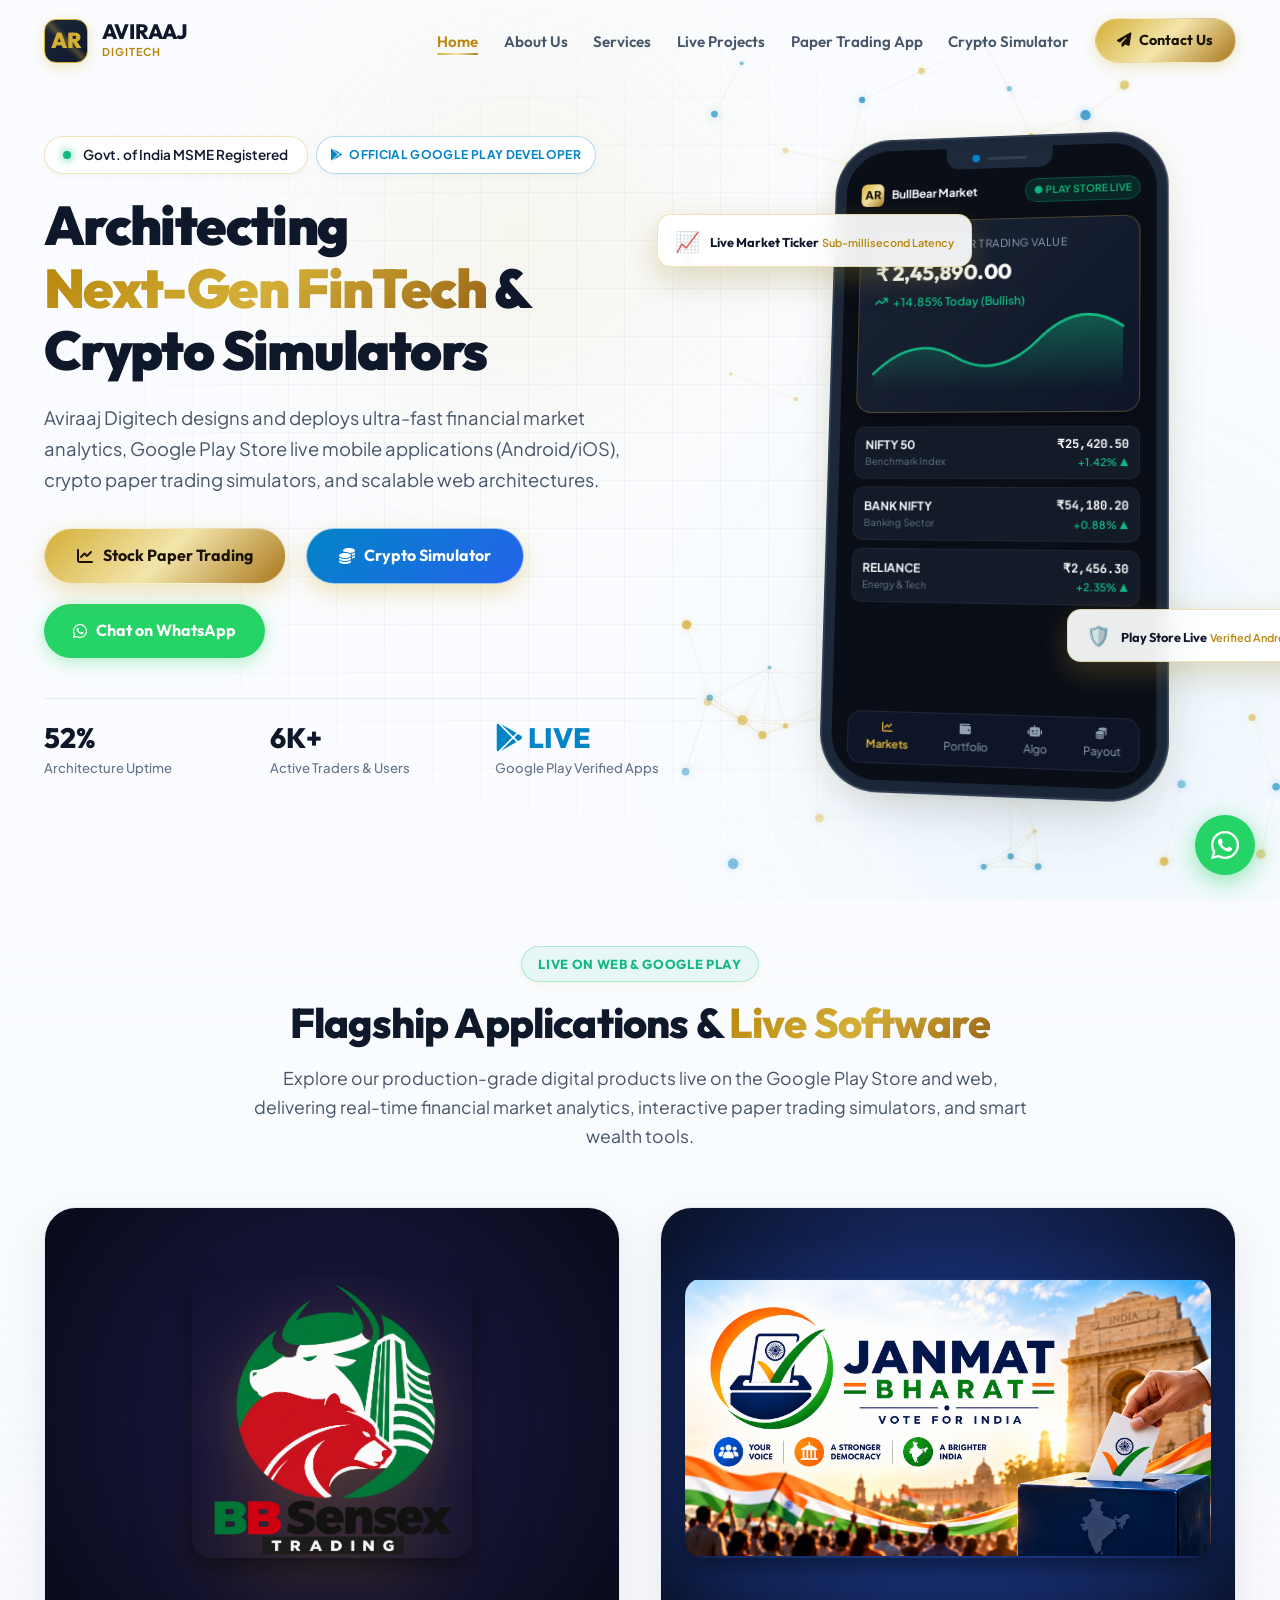
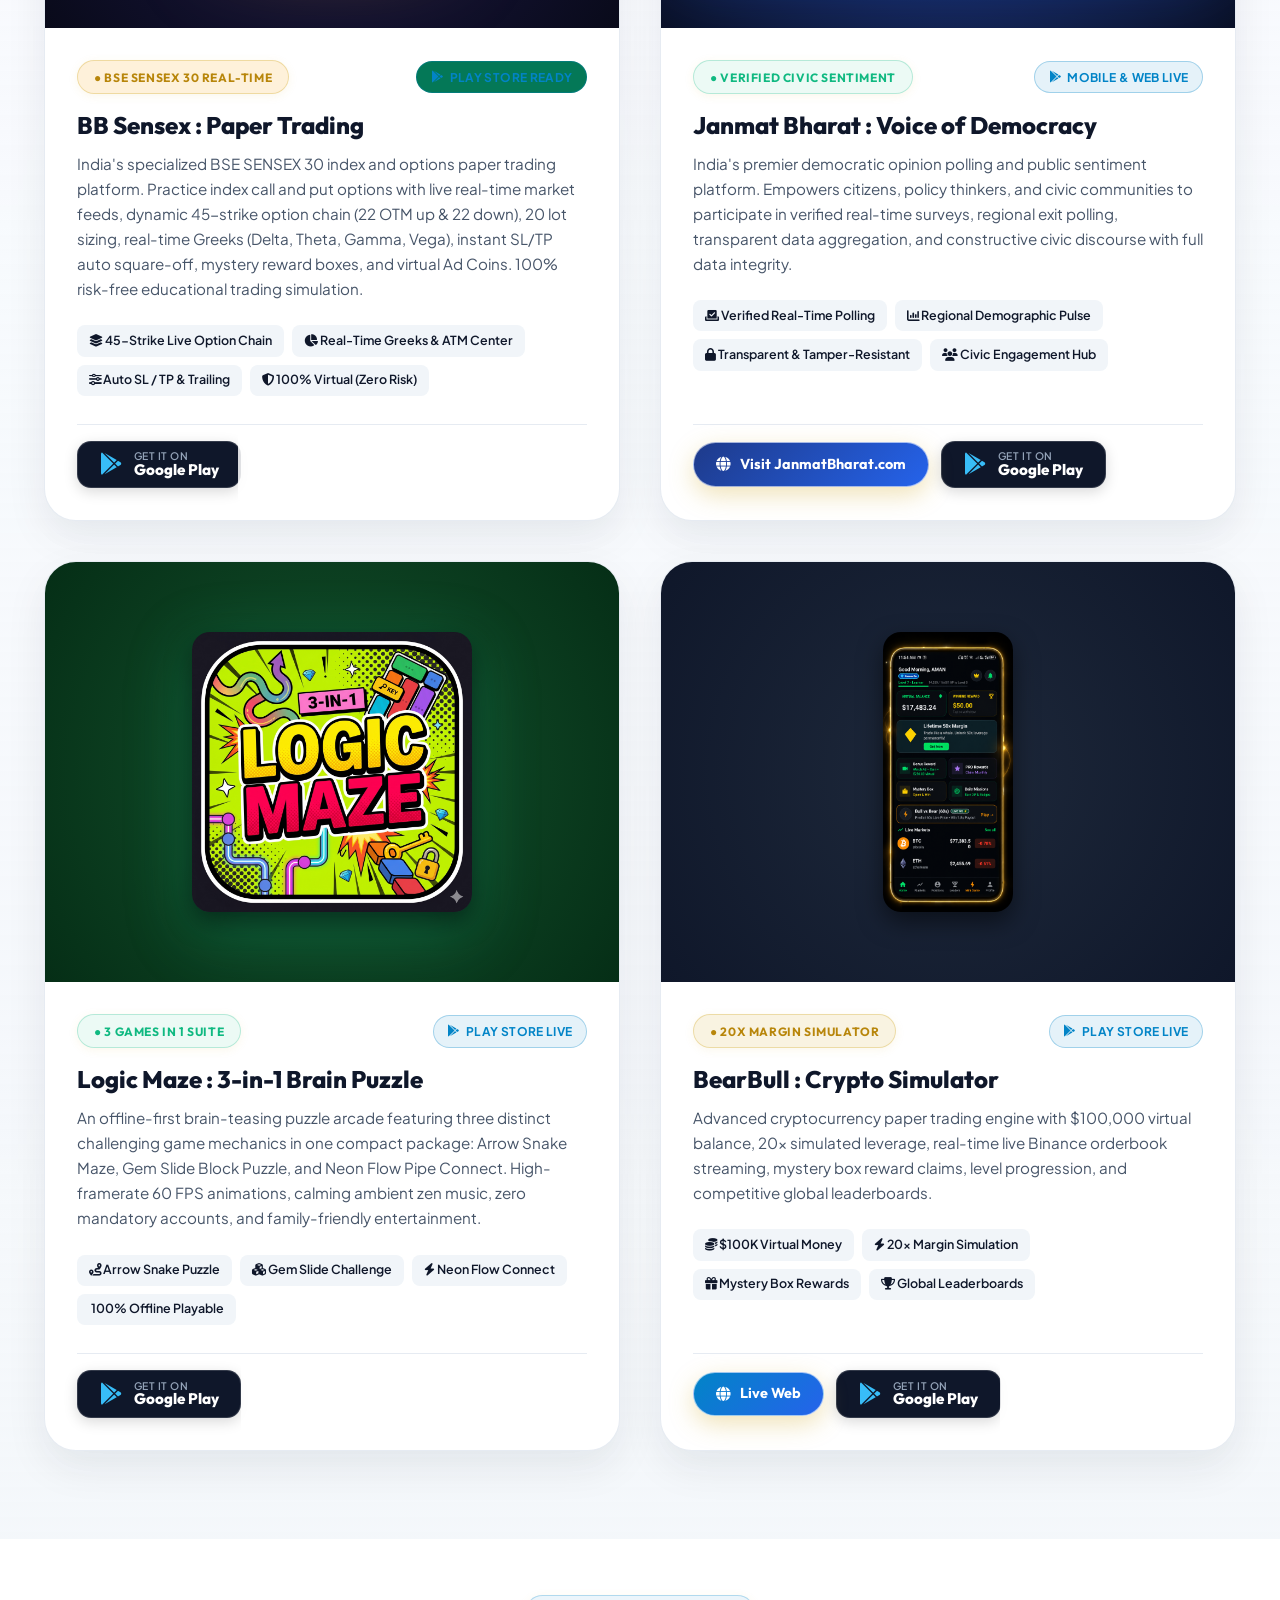
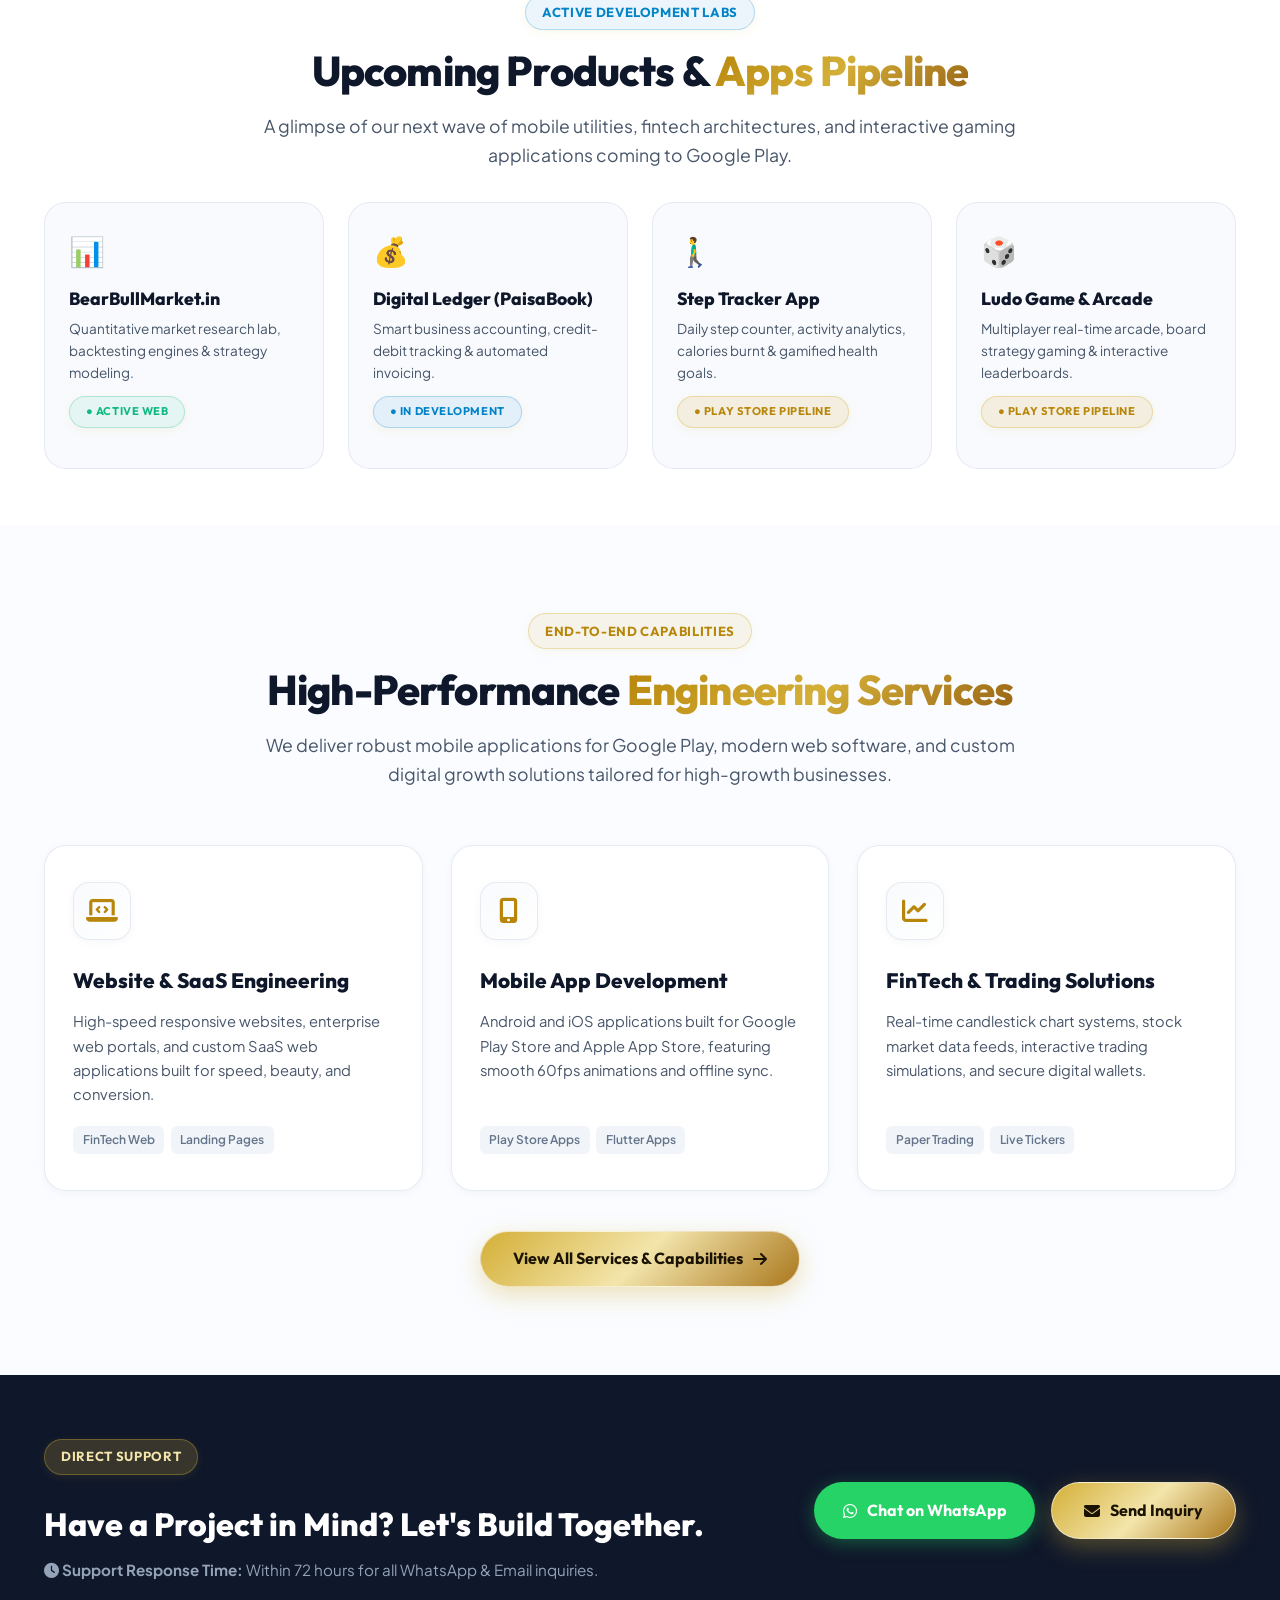
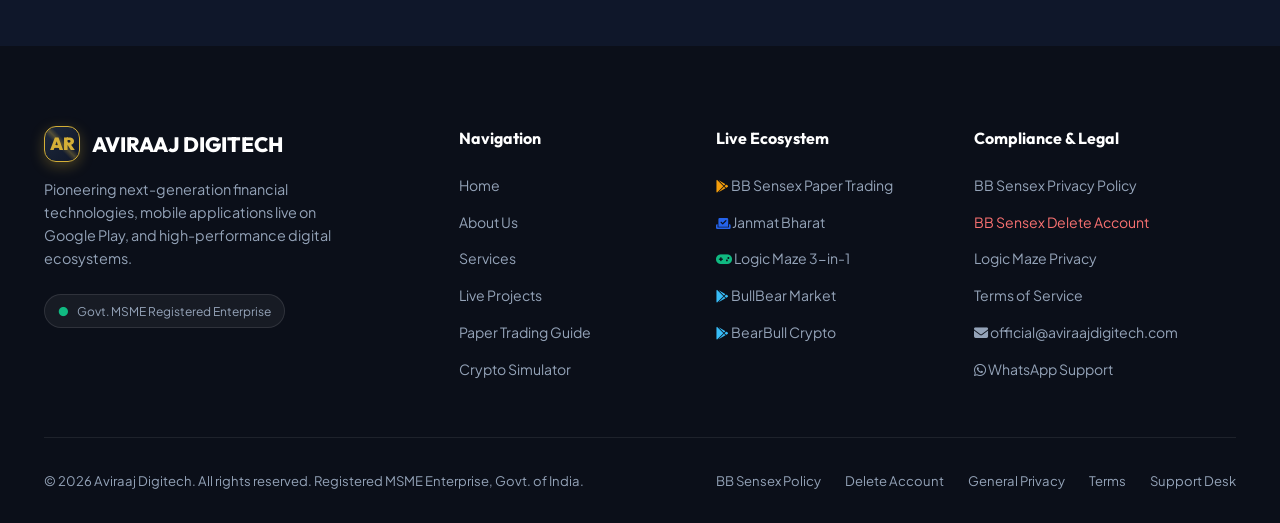
<file: index.html>
<!DOCTYPE html>
<html lang="en">
<head>
  <meta charset="UTF-8">
  <meta name="viewport" content="width=device-width, initial-scale=1.0">
  
  <title>Aviraaj Digitech | Enterprise FinTech, Mobile Apps & Web Engineering</title>
  <meta name="title" content="Aviraaj Digitech | Enterprise FinTech, Mobile Apps & Web Engineering">
  <meta name="description" content="Aviraaj Digitech is an MSME registered digital technologies enterprise specializing in financial trading platforms, native Android/iOS mobile applications, and intelligent web systems. Official Google Play developer of BullBear Market and BearBull Crypto Simulator.">
  <meta name="keywords" content="Aviraaj Digitech, aviraajdigitech.com, crypto paper trading app, best crypto simulator, stock market paper trading app, best paper trading app india, Google Play Developer, BullBearMarket.in, BearBull Crypto Simulator, bearbullmarket.in, Wealth Planner Pro, Step Tracker App, Ludo Game, FinTech software development, mobile app development, Android developer, iOS apps, custom web development, MSME registered tech company">
  <meta name="author" content="Aviraaj Digitech">
  <meta name="robots" content="index, follow">
  <link rel="canonical" href="https://aviraajdigitech.com/">
  <meta name="google-site-verification" content="DkfCkZ8iwTdMlrMBTYx-JMckhIuGWbJLpbwuLLJZ73E">

  <!-- Open Graph -->
  <meta property="og:type" content="website">
  <meta property="og:url" content="https://aviraajdigitech.com/">
  <meta property="og:title" content="Aviraaj Digitech | Next-Gen Digital Products & FinTech Ecosystems">
  <meta property="og:description" content="Building enterprise-grade financial technologies, high-speed mobile apps live on Google Play, and scalable web platforms. Creators of BullBear Market and BearBull Crypto Simulator.">
  <meta property="og:site_name" content="Aviraaj Digitech">

  <!-- Favicon -->
  <link rel="icon" type="image/jpeg" href="assets/logo.jpg">
  <link rel="stylesheet" href="https://cdnjs.cloudflare.com/ajax/libs/font-awesome/6.5.1/css/all.min.css">
  <link rel="stylesheet" href="css/style.css">

  <!-- Schema.org JSON-LD -->
  <script type="application/ld+json">
  {
    "@context": "https://schema.org",
    "@graph": [
      {
        "@type": "Organization",
        "@id": "https://aviraajdigitech.com/#organization",
        "name": "Aviraaj Digitech",
        "url": "https://aviraajdigitech.com",
        "description": "Aviraaj Digitech is a Government of India MSME registered digital technologies organization and Google Play Developer architecting FinTech platforms, mobile applications, gaming apps, and intelligent web systems.",
        "foundingDate": "2024",
        "knowsAbout": [
          "Financial Technology",
          "Crypto Paper Trading Simulators",
          "Stock Market Paper Trading",
          "Google Play Store Applications",
          "Mobile App Development",
          "Web Engineering",
          "Trading Simulators",
          "Gaming & Utility Applications",
          "UI/UX Design"
        ],
        "contactPoint": {
          "@type": "ContactPoint",
          "email": "official@aviraajdigitech.com",
          "contactType": "Customer Support",
          "availableLanguage": ["English", "Hindi"]
        },
        "sameAs": [
          "https://bullbearmarket.in",
          "https://bearbullmarket.in"
        ]
      }
    ]
  }
  </script>
</head>
<body>

  <!-- Ambient Light -->
  <div class="ambient-bg">
    <div class="ambient-blob-1"></div>
    <div class="ambient-blob-2"></div>
    <div class="bg-grid-pattern"></div>
  </div>

  <!-- Floating WhatsApp Quick Button -->
  <a href="https://wa.me/918410625142?text=Hello%20Aviraaj%20Digitech%2C%20I%20want%20to%20inquire%20about%20your%20services%20and%20products." target="_blank" rel="noopener noreferrer" class="floating-whatsapp-btn" title="Chat on WhatsApp with Aviraaj Digitech">
    <i class="fab fa-whatsapp"></i>
  </a>

  <!-- Header Navigation -->
  <header>
    <nav class="navbar" id="navbar">
      <div class="nav-container">
        <a href="index.html" class="brand-logo">
          <div class="brand-icon-box">AR</div>
          <div class="brand-text">
            <span class="brand-name">AVIRAAJ</span>
            <span class="brand-tagline">DIGITECH</span>
          </div>
        </a>

        <ul class="nav-menu" id="navMenu">
          <li><a href="index.html" class="nav-link active">Home</a></li>
          <li><a href="about.html" class="nav-link">About Us</a></li>
          <li><a href="services.html" class="nav-link">Services</a></li>
          <li><a href="projects.html" class="nav-link">Live Projects</a></li>
          <li><a href="paper-trading.html" class="nav-link">Paper Trading App</a></li>
          <li><a href="crypto-simulator.html" class="nav-link">Crypto Simulator</a></li>
          <li><a href="contact.html" class="nav-cta-btn"><i class="fas fa-paper-plane"></i> Contact Us</a></li>
        </ul>

        <button class="mobile-toggle" id="mobileToggle" aria-label="Toggle navigation">
          <i class="fas fa-bars"></i>
        </button>
      </div>
    </nav>
  </header>

  <main>
    <!-- HERO SECTION -->
    <section class="hero-section" id="home">
      <div class="container">
        <div class="hero-grid">
          
          <div class="hero-content">
            <div style="display:flex; flex-wrap:wrap; gap:0.5rem; margin-bottom:1.25rem;">
              <div class="hero-trust-pill" style="margin:0;">
                <span class="dot"></span>
                <span>Govt. of India MSME Registered</span>
              </div>
              <div class="badge-playstore-live" style="background:#FFFFFF; box-shadow:var(--shadow-sm);">
                <i class="fab fa-google-play" style="color:#0284C7;"></i> Official Google Play Developer
              </div>
            </div>

            <h1 class="hero-title">
              Architecting <span class="text-gold-gradient">Next-Gen FinTech</span> & Crypto Simulators
            </h1>

            <p class="hero-desc">
              Aviraaj Digitech designs and deploys ultra-fast financial market analytics, Google Play Store live mobile applications (Android/iOS), crypto paper trading simulators, and scalable web architectures.
            </p>

            <div class="hero-actions">
              <a href="paper-trading.html" class="btn-primary-3d">
                <i class="fas fa-chart-line"></i> Stock Paper Trading
              </a>
              <a href="crypto-simulator.html" class="btn-primary-3d" style="background:var(--tech-blue-gradient); color:#FFFFFF;">
                <i class="fas fa-coins"></i> Crypto Simulator
              </a>
              <a href="https://wa.me/918410625142?text=Hello%20Aviraaj%20Digitech%2C%20I%20want%20to%20discuss%20a%20project." target="_blank" rel="noopener noreferrer" class="btn-whatsapp-hero">
                <i class="fab fa-whatsapp"></i> Chat on WhatsApp
              </a>
            </div>

            <!-- Stats -->
            <div class="hero-stats-row">
              <div class="stat-item">
                <span class="stat-num stat-counter" data-target="99.9" data-suffix="%">99.9%</span>
                <span class="stat-label">Architecture Uptime</span>
              </div>
              <div class="stat-item">
                <span class="stat-num stat-counter" data-target="10" data-suffix="K+">10K+</span>
                <span class="stat-label">Active Traders & Users</span>
              </div>
              <div class="stat-item">
                <span class="stat-num" style="color:var(--tech-blue);"><i class="fab fa-google-play"></i> LIVE</span>
                <span class="stat-label">Google Play Verified Apps</span>
              </div>
            </div>
          </div>

          <!-- Hero Right: 3D Visual Stage with Interactive Smartphone -->
          <div class="hero-visual-stage">
            <div class="hero-canvas-container">
              <canvas id="hero-3d-canvas"></canvas>
            </div>

            <div class="floating-chip top-left">
              <span class="chip-icon">📈</span>
              <div class="chip-text">
                <span class="chip-title">Live Market Ticker</span>
                <span class="chip-desc">Sub-millisecond Latency</span>
              </div>
            </div>

            <div class="floating-chip bottom-right">
              <span class="chip-icon">🛡️</span>
              <div class="chip-text">
                <span class="chip-title">Play Store Live</span>
                <span class="chip-desc">Verified Android Build</span>
              </div>
            </div>

            <!-- 3D Smartphone Frame -->
            <div class="device-phone-3d">
              <div class="phone-screen">
                <div class="phone-notch">
                  <div class="notch-camera"></div>
                  <div class="notch-speaker"></div>
                </div>

                <div class="phone-header">
                  <div class="phone-brand-mini">
                    <div class="phone-brand-icon">AR</div>
                    <span class="phone-brand-title">BullBear Market</span>
                  </div>
                  <span class="phone-status-badge">● PLAY STORE LIVE</span>
                </div>

                <div class="phone-balance-card">
                  <div class="balance-title">Simulated Paper Trading Value</div>
                  <div class="balance-value" id="phoneBalance">₹ 2,45,890.00</div>
                  <div class="balance-growth">
                    <i class="fas fa-arrow-trend-up"></i> +14.85% Today (Bullish)
                  </div>

                  <div class="phone-chart-container">
                    <svg class="phone-chart-svg" viewBox="0 0 300 80">
                      <defs>
                        <linearGradient id="chartGrad" x1="0" y1="0" x2="0" y2="1">
                          <stop offset="0%" stop-color="#10B981" stop-opacity="0.4"/>
                          <stop offset="100%" stop-color="#10B981" stop-opacity="0.0"/>
                        </linearGradient>
                      </defs>
                      <path id="phoneChartArea" d="M 0 60 Q 50 10, 100 40 T 200 20 T 300 5 L 300 80 L 0 80 Z" fill="url(#chartGrad)"/>
                      <path id="phoneChartPath" d="M 0 60 Q 50 10, 100 40 T 200 20 T 300 5" fill="none" stroke="#10B981" stroke-width="3" stroke-linecap="round"/>
                    </svg>
                  </div>
                </div>

                <div class="phone-stock-list">
                  <div class="phone-stock-row">
                    <div>
                      <div class="stock-symbol">NIFTY 50</div>
                      <div class="stock-name">Benchmark Index</div>
                    </div>
                    <div class="stock-price-box">
                      <div class="stock-price" id="stockNifty">₹25,420.50</div>
                      <div class="stock-change up">+1.42% ▲</div>
                    </div>
                  </div>

                  <div class="phone-stock-row">
                    <div>
                      <div class="stock-symbol">BANK NIFTY</div>
                      <div class="stock-name">Banking Sector</div>
                    </div>
                    <div class="stock-price-box">
                      <div class="stock-price">₹54,180.20</div>
                      <div class="stock-change up">+0.88% ▲</div>
                    </div>
                  </div>

                  <div class="phone-stock-row">
                    <div>
                      <div class="stock-symbol">RELIANCE</div>
                      <div class="stock-name">Energy & Tech</div>
                    </div>
                    <div class="stock-price-box">
                      <div class="stock-price">₹2,456.30</div>
                      <div class="stock-change up">+2.35% ▲</div>
                    </div>
                  </div>
                </div>

                <div class="phone-nav-bar">
                  <div class="phone-nav-item active" data-tab="markets">
                    <i class="fas fa-chart-line"></i>
                    <span>Markets</span>
                  </div>
                  <div class="phone-nav-item" data-tab="portfolio">
                    <i class="fas fa-wallet"></i>
                    <span>Portfolio</span>
                  </div>
                  <div class="phone-nav-item" data-tab="algo">
                    <i class="fas fa-robot"></i>
                    <span>Algo</span>
                  </div>
                  <div class="phone-nav-item" data-tab="wallet">
                    <i class="fas fa-coins"></i>
                    <span>Payout</span>
                  </div>
                </div>
              </div>
            </div>

          </div>

        </div>
      </div>
    </section>

    <!-- REAL PROJECT SHOWCASE SECTION -->
    <section class="section" style="background: linear-gradient(180deg, transparent 0%, rgba(240, 244, 248, 0.6) 100%);">
      <div class="container">
        
        <div class="section-header">
          <span class="badge-tag green">Live On Web & Google Play</span>
          <h2 class="section-title">Flagship Applications & <span class="text-gold-gradient">Live Software</span></h2>
          <p class="section-subtitle">
            Explore our production-grade digital products live on the Google Play Store and web, delivering real-time financial market analytics, interactive paper trading simulators, and smart wealth tools.
          </p>
        </div>

        <div class="showcase-grid-real">
          
          <!-- Card 1: BB Sensex Paper Trading (New Flagship Application) -->
          <div class="project-real-card" id="bb-sensex-card">
            <div class="project-img-wrapper" style="background: radial-gradient(circle at center, #1E1B4B 0%, #090A1A 100%);">
              <img src="assets/bb-sensex-logo.png" alt="BB Sensex Paper Trading App Logo" style="max-height: 280px; filter: drop-shadow(0 15px 30px rgba(245, 158, 11, 0.25));">
            </div>
            <div class="project-real-body">
              <div style="display:flex; justify-content:space-between; align-items:center; margin-bottom:0.75rem; flex-wrap:wrap; gap:0.4rem;">
                <span class="badge-tag" style="background:rgba(245, 158, 11, 0.15); color:var(--primary-gold-dark); margin:0; font-size:0.75rem; font-weight:700;">● BSE SENSEX 30 Real-Time</span>
                <span class="badge-playstore-live" style="background:#047857;"><i class="fab fa-google-play"></i> Play Store Ready</span>
              </div>
              <h3 style="display:flex; align-items:center; gap:0.5rem;">
                BB Sensex : Paper Trading
              </h3>
              <p>
                India's specialized BSE SENSEX 30 index and options paper trading platform. Practice index call and put options with live real-time market feeds, dynamic 45-strike option chain (22 OTM up & 22 down), 20 lot sizing, real-time Greeks (Delta, Theta, Gamma, Vega), instant SL/TP auto square-off, mystery reward boxes, and virtual Ad Coins. 100% risk-free educational trading simulation.
              </p>
              <div class="project-feat-badges">
                <span class="project-feat-badge"><i class="fas fa-layer-group"></i> 45-Strike Live Option Chain</span>
                <span class="project-feat-badge"><i class="fas fa-chart-pie"></i> Real-Time Greeks & ATM Center</span>
                <span class="project-feat-badge"><i class="fas fa-sliders"></i> Auto SL / TP & Trailing</span>
                <span class="project-feat-badge"><i class="fas fa-shield-halved"></i> 100% Virtual (Zero Risk)</span>
              </div>
              
              <div style="margin-top:auto; display:flex; gap:0.6rem; flex-wrap:wrap; align-items:center; padding-top:1rem; border-top:1px solid var(--border-subtle);">
                <a href="#playstore-bbsensex" class="btn-playstore" title="Download on Google Play Store">
                  <i class="fab fa-google-play"></i>
                  <div class="btn-playstore-text">
                    <span class="small">GET IT ON</span>
                    <span class="big">Google Play</span>
                  </div>
                </a>
                <a href="bb-sensex-privacy-policy.html" class="btn-secondary-glass" style="padding:0.6rem 1rem; font-size:0.85rem; font-weight:600;">
                  <i class="fas fa-shield-alt" style="margin-right:4px;"></i> Privacy Policy
                </a>
                <a href="bb-sensex-delete-account.html" class="btn-secondary-glass" style="padding:0.6rem 0.9rem; font-size:0.82rem; color:#EF4444;" title="Account & Data Deletion Portal">
                  <i class="fas fa-user-xmark" style="margin-right:4px;"></i> Delete Account
                </a>
              </div>
            </div>
          </div>

          <!-- Card 2: Janmat Bharat (Democratic Sentiment & Polling App) -->
          <div class="project-real-card" id="janmat-bharat-card">
            <div class="project-img-wrapper" style="background: radial-gradient(circle at center, #1E3A8A 0%, #0A1128 100%);">
              <img src="assets/janmat-bharat-logo.png" alt="Janmat Bharat Mobile Application Logo" style="max-height: 280px; filter: drop-shadow(0 15px 30px rgba(37, 99, 235, 0.3));">
            </div>
            <div class="project-real-body">
              <div style="display:flex; justify-content:space-between; align-items:center; margin-bottom:0.75rem; flex-wrap:wrap; gap:0.4rem;">
                <span class="badge-tag green" style="margin:0; font-size:0.75rem; font-weight:700;">● Verified Civic Sentiment</span>
                <span class="badge-playstore-live"><i class="fab fa-google-play"></i> Mobile & Web Live</span>
              </div>
              <h3>Janmat Bharat : Voice of Democracy</h3>
              <p>
                India's premier democratic opinion polling and public sentiment platform. Empowers citizens, policy thinkers, and civic communities to participate in verified real-time surveys, regional exit polling, transparent data aggregation, and constructive civic discourse with full data integrity.
              </p>
              <div class="project-feat-badges">
                <span class="project-feat-badge"><i class="fas fa-check-to-slot"></i> Verified Real-Time Polling</span>
                <span class="project-feat-badge"><i class="fas fa-chart-column"></i> Regional Demographic Pulse</span>
                <span class="project-feat-badge"><i class="fas fa-lock"></i> Transparent & Tamper-Resistant</span>
                <span class="project-feat-badge"><i class="fas fa-users"></i> Civic Engagement Hub</span>
              </div>
              
              <div style="margin-top:auto; display:flex; gap:0.75rem; flex-wrap:wrap; align-items:center; padding-top:1rem; border-top:1px solid var(--border-subtle);">
                <a href="https://janmatbharat.com" target="_blank" rel="noopener noreferrer" class="btn-primary-3d" style="padding:0.6rem 1.4rem; font-size:0.9rem; background:linear-gradient(135deg, #1E3A8A, #2563EB); color:#FFFFFF;">
                  <i class="fas fa-globe"></i> Visit JanmatBharat.com
                </a>
                <a href="https://janmatbharat.com" target="_blank" rel="noopener noreferrer" class="btn-playstore">
                  <i class="fab fa-google-play"></i>
                  <div class="btn-playstore-text">
                    <span class="small">GET IT ON</span>
                    <span class="big">Google Play</span>
                  </div>
                </a>
              </div>
            </div>
          </div>

          <!-- Card 3: Logic Maze : 3-in-1 Brain Puzzle Game -->
          <div class="project-real-card" id="logic-maze-card">
            <div class="project-img-wrapper" style="background: radial-gradient(circle at center, #14532D 0%, #052E16 100%);">
              <img src="assets/logic-maze-logo.png" alt="Logic Maze 3-in-1 Brain Puzzle Game" style="max-height: 280px; filter: drop-shadow(0 15px 30px rgba(16, 185, 129, 0.3));">
            </div>
            <div class="project-real-body">
              <div style="display:flex; justify-content:space-between; align-items:center; margin-bottom:0.75rem; flex-wrap:wrap; gap:0.4rem;">
                <span class="badge-tag green" style="margin:0; font-size:0.75rem; font-weight:700;">● 3 Games in 1 Suite</span>
                <span class="badge-playstore-live"><i class="fab fa-google-play"></i> Play Store Live</span>
              </div>
              <h3>Logic Maze : 3-in-1 Brain Puzzle</h3>
              <p>
                An offline-first brain-teasing puzzle arcade featuring three distinct challenging game mechanics in one compact package: Arrow Snake Maze, Gem Slide Block Puzzle, and Neon Flow Pipe Connect. High-framerate 60 FPS animations, calming ambient zen music, zero mandatory accounts, and family-friendly entertainment.
              </p>
              <div class="project-feat-badges">
                <span class="project-feat-badge"><i class="fas fa-route"></i> Arrow Snake Puzzle</span>
                <span class="project-feat-badge"><i class="fas fa-cubes"></i> Gem Slide Challenge</span>
                <span class="project-feat-badge"><i class="fas fa-bolt"></i> Neon Flow Connect</span>
                <span class="project-feat-badge"><i class="fas fa-wifi-slash"></i> 100% Offline Playable</span>
              </div>
              
              <div style="margin-top:auto; display:flex; gap:0.75rem; flex-wrap:wrap; align-items:center; padding-top:1rem; border-top:1px solid var(--border-subtle);">
                <a href="https://play.google.com/store/apps/details?id=com.aviraajdigitech.logicmaze" target="_blank" rel="noopener noreferrer" class="btn-playstore">
                  <i class="fab fa-google-play"></i>
                  <div class="btn-playstore-text">
                    <span class="small">GET IT ON</span>
                    <span class="big">Google Play</span>
                  </div>
                </a>
                <a href="privacy.html" class="btn-secondary-glass" style="padding:0.6rem 1.2rem; font-size:0.85rem; font-weight:600;">
                  <i class="fas fa-shield-alt" style="margin-right:4px;"></i> Game Privacy Policy
                </a>
              </div>
            </div>
          </div>

          <!-- Card 4: BearBull : Crypto Simulator -->
          <div class="project-real-card" id="bearbull-crypto-card">
            <div class="project-img-wrapper" style="background: radial-gradient(circle at center, #1E293B 0%, #0F172A 100%);">
              <img src="assets/bullbear-pro-game.png" alt="BearBull Crypto Simulator Preview" style="max-height: 280px;">
            </div>
            <div class="project-real-body">
              <div style="display:flex; justify-content:space-between; align-items:center; margin-bottom:0.75rem; flex-wrap:wrap; gap:0.4rem;">
                <span class="badge-tag" style="background:rgba(212,175,55,0.15); color:var(--primary-gold-dark); margin:0; font-size:0.75rem; font-weight:700;">● 20x Margin Simulator</span>
                <span class="badge-playstore-live"><i class="fab fa-google-play"></i> Play Store Live</span>
              </div>
              <h3>BearBull : Crypto Simulator</h3>
              <p>
                Advanced cryptocurrency paper trading engine with $100,000 virtual balance, 20x simulated leverage, real-time live Binance orderbook streaming, mystery box reward claims, level progression, and competitive global leaderboards.
              </p>
              <div class="project-feat-badges">
                <span class="project-feat-badge"><i class="fas fa-coins"></i> $100K Virtual Money</span>
                <span class="project-feat-badge"><i class="fas fa-bolt"></i> 20x Margin Simulation</span>
                <span class="project-feat-badge"><i class="fas fa-gift"></i> Mystery Box Rewards</span>
                <span class="project-feat-badge"><i class="fas fa-trophy"></i> Global Leaderboards</span>
              </div>

              <div style="margin-top:auto; display:flex; gap:0.75rem; flex-wrap:wrap; align-items:center; padding-top:1rem; border-top:1px solid var(--border-subtle);">
                <a href="https://bearbullmarket.in" target="_blank" rel="noopener noreferrer" class="btn-primary-3d" style="padding:0.6rem 1.4rem; font-size:0.9rem; background:var(--tech-blue-gradient); color:#FFFFFF;">
                  <i class="fas fa-globe"></i> Live Web
                </a>
                <a href="https://bearbullmarket.in" target="_blank" rel="noopener noreferrer" class="btn-playstore">
                  <i class="fab fa-google-play"></i>
                  <div class="btn-playstore-text">
                    <span class="small">GET IT ON</span>
                    <span class="big">Google Play</span>
                  </div>
                </a>
                <a href="crypto-simulator.html" class="btn-secondary-glass" style="padding:0.6rem 1.2rem; font-size:0.85rem;">
                  Crypto Guide →
                </a>
              </div>
            </div>
          </div>

        </div>

      </div>
    </section>

    <!-- PIPELINE & IN-DEVELOPMENT APPS STRIP -->
    <section class="section" style="padding: 3.5rem 0; background:#FFFFFF;">
      <div class="container">
        <div class="section-header" style="margin-bottom: 2rem;">
          <span class="badge-tag blue">Active Development Labs</span>
          <h2 class="section-title">Upcoming Products & <span class="text-gold-gradient">Apps Pipeline</span></h2>
          <p class="section-subtitle">A glimpse of our next wave of mobile utilities, fintech architectures, and interactive gaming applications coming to Google Play.</p>
        </div>

        <div style="display:grid; grid-template-columns: repeat(4, 1fr); gap:1.5rem;">
          <div style="background:var(--bg-accent-light); border:1px solid var(--border-subtle); padding:1.5rem; border-radius:var(--radius-lg);">
            <div style="font-size:1.8rem; margin-bottom:0.75rem;">📊</div>
            <h4 style="font-family:var(--font-heading); font-size:1.1rem; font-weight:800;">BearBullMarket.in</h4>
            <p style="font-size:0.85rem; color:var(--text-muted); margin-top:0.3rem;">Quantitative market research lab, backtesting engines & strategy modeling.</p>
            <span class="badge-tag green" style="margin-top:0.75rem; font-size:0.7rem;">● Active Web</span>
          </div>

          <div style="background:var(--bg-accent-light); border:1px solid var(--border-subtle); padding:1.5rem; border-radius:var(--radius-lg);">
            <div style="font-size:1.8rem; margin-bottom:0.75rem;">💰</div>
            <h4 style="font-family:var(--font-heading); font-size:1.1rem; font-weight:800;">Digital Ledger (PaisaBook)</h4>
            <p style="font-size:0.85rem; color:var(--text-muted); margin-top:0.3rem;">Smart business accounting, credit-debit tracking & automated invoicing.</p>
            <span class="badge-tag blue" style="margin-top:0.75rem; font-size:0.7rem;">● In Development</span>
          </div>

          <div style="background:var(--bg-accent-light); border:1px solid var(--border-subtle); padding:1.5rem; border-radius:var(--radius-lg);">
            <div style="font-size:1.8rem; margin-bottom:0.75rem;">🚶‍♂️</div>
            <h4 style="font-family:var(--font-heading); font-size:1.1rem; font-weight:800;">Step Tracker App</h4>
            <p style="font-size:0.85rem; color:var(--text-muted); margin-top:0.3rem;">Daily step counter, activity analytics, calories burnt & gamified health goals.</p>
            <span class="badge-tag" style="background:rgba(212,175,55,0.15); color:var(--primary-gold-dark); margin-top:0.75rem; font-size:0.7rem;">● Play Store Pipeline</span>
          </div>

          <div style="background:var(--bg-accent-light); border:1px solid var(--border-subtle); padding:1.5rem; border-radius:var(--radius-lg);">
            <div style="font-size:1.8rem; margin-bottom:0.75rem;">🎲</div>
            <h4 style="font-family:var(--font-heading); font-size:1.1rem; font-weight:800;">Ludo Game & Arcade</h4>
            <p style="font-size:0.85rem; color:var(--text-muted); margin-top:0.3rem;">Multiplayer real-time arcade, board strategy gaming & interactive leaderboards.</p>
            <span class="badge-tag" style="background:rgba(212,175,55,0.15); color:var(--primary-gold-dark); margin-top:0.75rem; font-size:0.7rem;">● Play Store Pipeline</span>
          </div>
        </div>
      </div>
    </section>

    <!-- CORE SERVICES OVERVIEW -->
    <section class="section">
      <div class="container">
        
        <div class="section-header">
          <span class="badge-tag">End-to-End Capabilities</span>
          <h2 class="section-title">High-Performance <span class="text-gold-gradient">Engineering Services</span></h2>
          <p class="section-subtitle">
            We deliver robust mobile applications for Google Play, modern web software, and custom digital growth solutions tailored for high-growth businesses.
          </p>
        </div>

        <div class="services-grid">
          
          <div class="service-card">
            <div class="service-icon-box"><i class="fas fa-laptop-code"></i></div>
            <h3>Website & SaaS Engineering</h3>
            <p>High-speed responsive websites, enterprise web portals, and custom SaaS web applications built for speed, beauty, and conversion.</p>
            <div class="service-tags">
              <span class="service-tag-item">FinTech Web</span>
              <span class="service-tag-item">Landing Pages</span>
            </div>
          </div>

          <div class="service-card">
            <div class="service-icon-box"><i class="fas fa-mobile-screen-button"></i></div>
            <h3>Mobile App Development</h3>
            <p>Android and iOS applications built for Google Play Store and Apple App Store, featuring smooth 60fps animations and offline sync.</p>
            <div class="service-tags">
              <span class="service-tag-item">Play Store Apps</span>
              <span class="service-tag-item">Flutter Apps</span>
            </div>
          </div>

          <div class="service-card">
            <div class="service-icon-box"><i class="fas fa-chart-line"></i></div>
            <h3>FinTech & Trading Solutions</h3>
            <p>Real-time candlestick chart systems, stock market data feeds, interactive trading simulations, and secure digital wallets.</p>
            <div class="service-tags">
              <span class="service-tag-item">Paper Trading</span>
              <span class="service-tag-item">Live Tickers</span>
            </div>
          </div>

        </div>

        <div style="text-align:center; margin-top:2.5rem;">
          <a href="services.html" class="btn-primary-3d">
            View All Services & Capabilities <i class="fas fa-arrow-right"></i>
          </a>
        </div>

      </div>
    </section>

    <!-- QUICK CONTACT STRIP WITH 72H RESPONSE TIME NOTICE -->
    <section class="section" style="background: #0F172A; color:#FFFFFF; padding: 4rem 0;">
      <div class="container">
        <div style="display:flex; justify-content:space-between; align-items:center; flex-wrap:wrap; gap:2rem;">
          <div>
            <span class="badge-tag" style="background:rgba(212,175,55,0.2); color:#F3E5AB;">Direct Support</span>
            <h2 style="font-family:var(--font-heading); font-size:2rem; font-weight:800; margin:0.5rem 0;">Have a Project in Mind? Let's Build Together.</h2>
            <p style="color:#94A3B8; margin:0; font-size:0.95rem;">
              <i class="fas fa-clock"></i> <strong>Support Response Time:</strong> Within 72 hours for all WhatsApp & Email inquiries.
            </p>
          </div>
          <div style="display:flex; gap:1rem; flex-wrap:wrap;">
            <a href="https://wa.me/918410625142?text=Hello%20Aviraaj%20Digitech%2C%20I%20want%20to%20discuss%20a%20project." target="_blank" rel="noopener noreferrer" class="btn-whatsapp-hero">
              <i class="fab fa-whatsapp"></i> Chat on WhatsApp
            </a>
            <a href="contact.html" class="btn-primary-3d">
              <i class="fas fa-envelope"></i> Send Inquiry
            </a>
          </div>
        </div>
      </div>
    </section>
  </main>

  <!-- FOOTER -->
  <footer class="footer">
    <div class="container">
      <div class="footer-top-grid">
        
        <div class="footer-brand">
          <div style="display:flex; align-items:center; gap:0.75rem; margin-bottom:1rem;">
            <div class="brand-icon-box" style="width:36px; height:36px; font-size:1.1rem;">AR</div>
            <h3 style="margin:0; font-size:1.3rem;">AVIRAAJ DIGITECH</h3>
          </div>
          <p>
            Pioneering next-generation financial technologies, mobile applications live on Google Play, and high-performance digital ecosystems.
          </p>
          <div style="display:inline-flex; align-items:center; gap:0.5rem; background:rgba(255,255,255,0.05); padding:0.4rem 0.8rem; border-radius:20px; font-size:0.75rem; border:1px solid rgba(255,255,255,0.1);">
            <span style="color:#10B981;">●</span> Govt. MSME Registered Enterprise
          </div>
        </div>

        <div class="footer-col">
          <h4>Navigation</h4>
          <ul class="footer-links">
            <li class="footer-link"><a href="index.html">Home</a></li>
            <li class="footer-link"><a href="about.html">About Us</a></li>
            <li class="footer-link"><a href="services.html">Services</a></li>
            <li class="footer-link"><a href="projects.html">Live Projects</a></li>
            <li class="footer-link"><a href="paper-trading.html">Paper Trading Guide</a></li>
            <li class="footer-link"><a href="crypto-simulator.html">Crypto Simulator</a></li>
          </ul>
        </div>

        <div class="footer-col">
          <h4>Live Ecosystem</h4>
          <ul class="footer-links">
            <li class="footer-link"><a href="#bb-sensex-card"><i class="fab fa-google-play" style="color:#F59E0B; font-size:0.8rem;"></i> BB Sensex Paper Trading</a></li>
            <li class="footer-link"><a href="https://janmatbharat.com" target="_blank" rel="noopener noreferrer"><i class="fas fa-check-to-slot" style="color:#2563EB; font-size:0.8rem;"></i> Janmat Bharat</a></li>
            <li class="footer-link"><a href="https://play.google.com/store/apps/details?id=com.aviraajdigitech.logicmaze" target="_blank" rel="noopener noreferrer"><i class="fas fa-gamepad" style="color:#10B981; font-size:0.8rem;"></i> Logic Maze 3-in-1</a></li>
            <li class="footer-link"><a href="https://bullbearmarket.in" target="_blank" rel="noopener noreferrer"><i class="fab fa-google-play" style="color:#38BDF8; font-size:0.8rem;"></i> BullBear Market</a></li>
            <li class="footer-link"><a href="https://bearbullmarket.in" target="_blank" rel="noopener noreferrer"><i class="fab fa-google-play" style="color:#38BDF8; font-size:0.8rem;"></i> BearBull Crypto</a></li>
          </ul>
        </div>

        <div class="footer-col">
          <h4>Compliance & Legal</h4>
          <ul class="footer-links">
            <li class="footer-link"><a href="bb-sensex-privacy-policy.html">BB Sensex Privacy Policy</a></li>
            <li class="footer-link"><a href="bb-sensex-delete-account.html" style="color:#F87171;">BB Sensex Delete Account</a></li>
            <li class="footer-link"><a href="privacy.html">Logic Maze Privacy</a></li>
            <li class="footer-link"><a href="terms.html">Terms of Service</a></li>
            <li class="footer-link"><a href="mailto:official@aviraajdigitech.com"><i class="fas fa-envelope"></i> official@aviraajdigitech.com</a></li>
            <li class="footer-link"><a href="https://wa.me/918410625142?text=Hello%20Aviraaj%20Digitech%2C%20I%20have%20an%20inquiry." target="_blank" rel="noopener noreferrer"><i class="fab fa-whatsapp"></i> WhatsApp Support</a></li>
          </ul>
        </div>

      </div>

      <div class="footer-bottom">
        <div>
          © 2026 Aviraaj Digitech. All rights reserved. Registered MSME Enterprise, Govt. of India.
        </div>
        <div class="footer-legal-links">
          <a href="bb-sensex-privacy-policy.html">BB Sensex Policy</a>
          <a href="bb-sensex-delete-account.html">Delete Account</a>
          <a href="privacy.html">General Privacy</a>
          <a href="terms.html">Terms</a>
          <a href="contact.html">Support Desk</a>
        </div>
      </div>
    </div>
  </footer>

  <script src="js/main.js"></script>
</body>
</html>
</file>
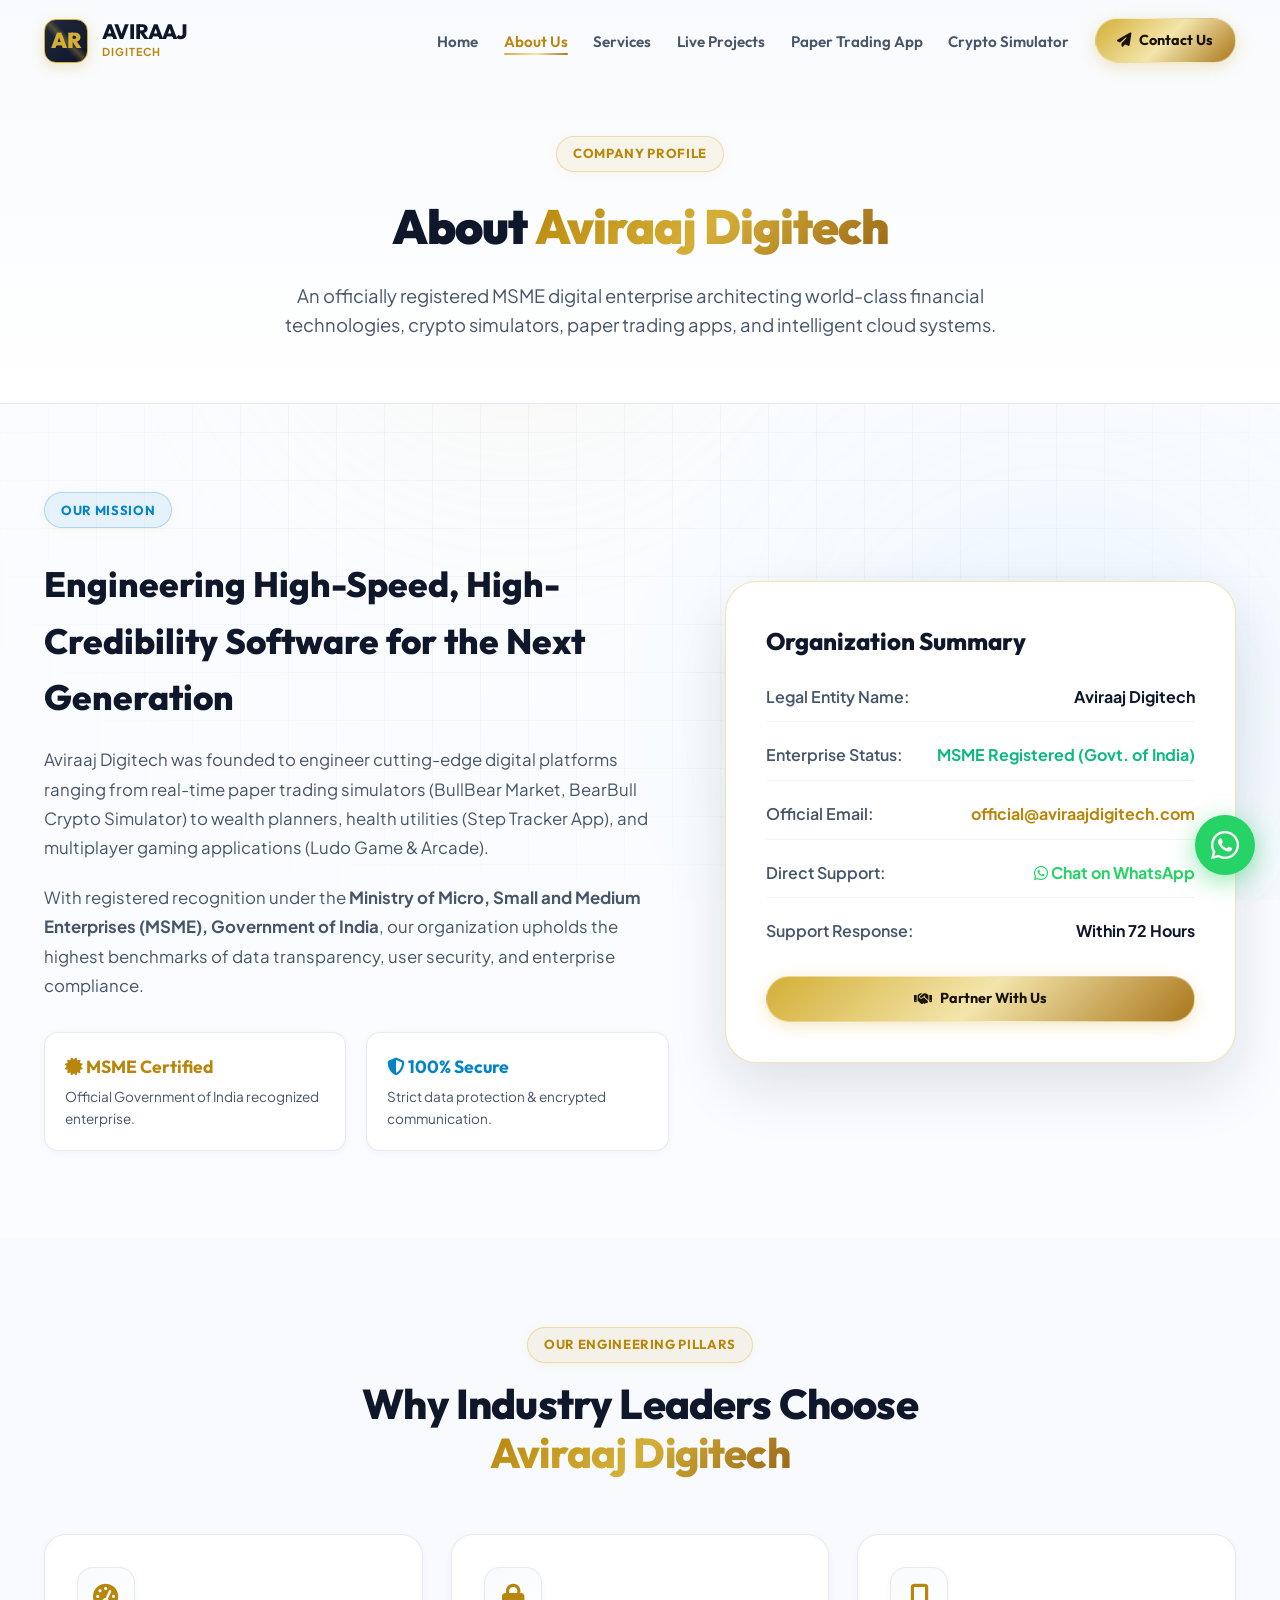
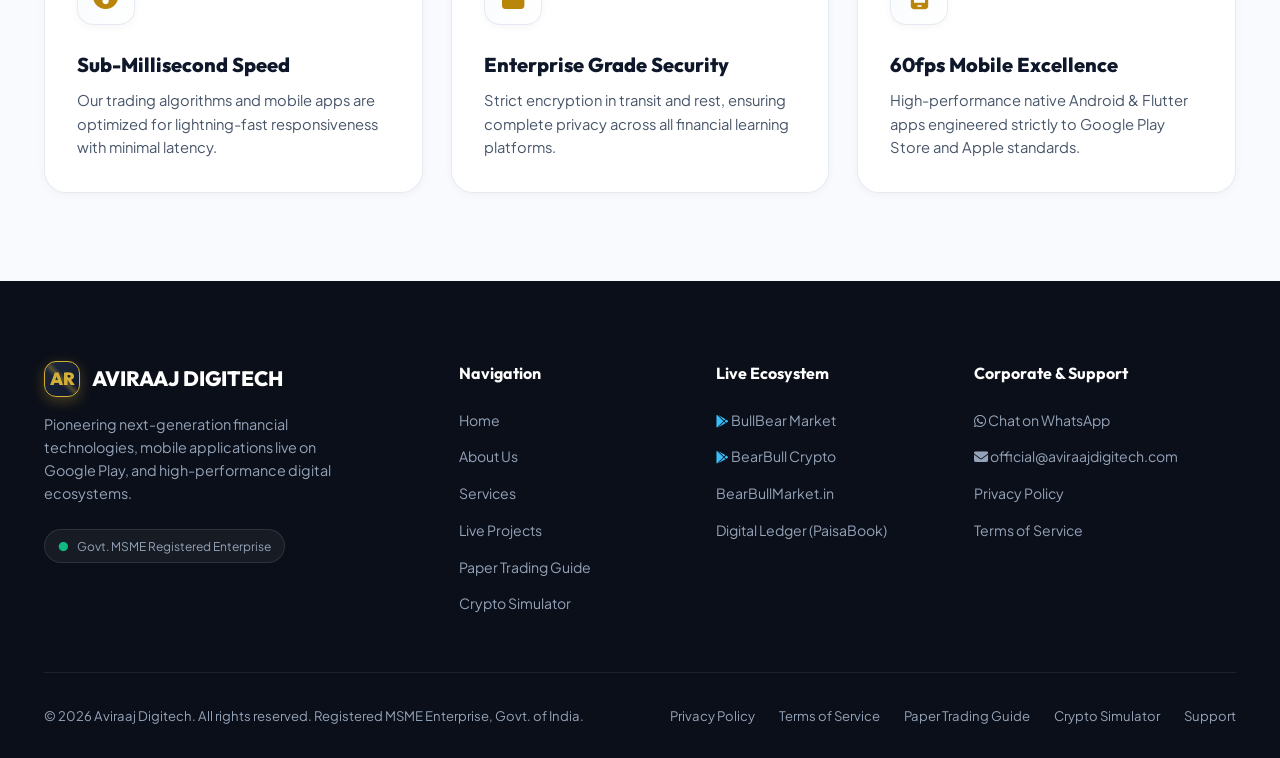
<file: about.html>
<!DOCTYPE html>
<html lang="en">
<head>
  <meta charset="UTF-8">
  <meta name="viewport" content="width=device-width, initial-scale=1.0">
  <title>About Us | Aviraaj Digitech — MSME Registered Enterprise</title>
  <meta name="description" content="Learn about Aviraaj Digitech, an MSME registered digital technologies company engineering modern FinTech platforms, Android/iOS mobile apps, crypto simulators, and paper trading systems.">
  <meta name="robots" content="index, follow">
  <link rel="canonical" href="https://aviraajdigitech.com/about.html">

  <link rel="icon" type="image/jpeg" href="assets/logo.jpg">
  <link rel="stylesheet" href="https://cdnjs.cloudflare.com/ajax/libs/font-awesome/6.5.1/css/all.min.css">
  <link rel="stylesheet" href="css/style.css">
</head>
<body>

  <div class="ambient-bg">
    <div class="ambient-blob-1"></div>
    <div class="ambient-blob-2"></div>
    <div class="bg-grid-pattern"></div>
  </div>

  <a href="https://wa.me/918410625142?text=Hello%20Aviraaj%20Digitech%2C%20I%20want%20to%20know%20more%20about%20your%20company." target="_blank" rel="noopener noreferrer" class="floating-whatsapp-btn" title="Chat on WhatsApp with Aviraaj Digitech">
    <i class="fab fa-whatsapp"></i>
  </a>

  <!-- Header Navigation -->
  <header>
    <nav class="navbar scrolled" id="navbar">
      <div class="nav-container">
        <a href="index.html" class="brand-logo">
          <div class="brand-icon-box">AR</div>
          <div class="brand-text">
            <span class="brand-name">AVIRAAJ</span>
            <span class="brand-tagline">DIGITECH</span>
          </div>
        </a>

        <ul class="nav-menu" id="navMenu">
          <li><a href="index.html" class="nav-link">Home</a></li>
          <li><a href="about.html" class="nav-link active">About Us</a></li>
          <li><a href="services.html" class="nav-link">Services</a></li>
          <li><a href="projects.html" class="nav-link">Live Projects</a></li>
          <li><a href="paper-trading.html" class="nav-link">Paper Trading App</a></li>
          <li><a href="crypto-simulator.html" class="nav-link">Crypto Simulator</a></li>
          <li><a href="contact.html" class="nav-cta-btn"><i class="fas fa-paper-plane"></i> Contact Us</a></li>
        </ul>

        <button class="mobile-toggle" id="mobileToggle" aria-label="Toggle navigation">
          <i class="fas fa-bars"></i>
        </button>
      </div>
    </nav>
  </header>

  <main>
    <!-- Page Hero Header -->
    <section class="page-hero">
      <div class="container">
        <span class="badge-tag">Company Profile</span>
        <h1 class="page-hero-title">About <span class="text-gold-gradient">Aviraaj Digitech</span></h1>
        <p class="page-hero-subtitle">
          An officially registered MSME digital enterprise architecting world-class financial technologies, crypto simulators, paper trading apps, and intelligent cloud systems.
        </p>
      </div>
    </section>

    <!-- Main About Section -->
    <section class="section">
      <div class="container">
        <div style="display:grid; grid-template-columns: 1.1fr 0.9fr; gap:3.5rem; align-items:center;">
          <div>
            <span class="badge-tag blue">Our Mission</span>
            <h2 style="font-family:var(--font-heading); font-size:2.2rem; font-weight:800; color:var(--text-dark); margin:0.75rem 0 1.25rem 0;">
              Engineering High-Speed, High-Credibility Software for the Next Generation
            </h2>
            <p style="color:var(--text-muted); font-size:1.05rem; line-height:1.75; margin-bottom:1.25rem;">
              Aviraaj Digitech was founded to engineer cutting-edge digital platforms ranging from real-time paper trading simulators (BullBear Market, BearBull Crypto Simulator) to wealth planners, health utilities (Step Tracker App), and multiplayer gaming applications (Ludo Game & Arcade).
            </p>
            <p style="color:var(--text-muted); font-size:1.05rem; line-height:1.75; margin-bottom:2rem;">
              With registered recognition under the <strong>Ministry of Micro, Small and Medium Enterprises (MSME), Government of India</strong>, our organization upholds the highest benchmarks of data transparency, user security, and enterprise compliance.
            </p>

            <div style="display:grid; grid-template-columns: 1fr 1fr; gap:1.25rem;">
              <div style="background:#FFFFFF; border:1px solid var(--border-subtle); padding:1.25rem; border-radius:var(--radius-md); box-shadow:var(--shadow-sm);">
                <h4 style="font-family:var(--font-heading); font-size:1.1rem; font-weight:700; color:var(--primary-gold-dark);"><i class="fas fa-certificate"></i> MSME Certified</h4>
                <p style="font-size:0.85rem; color:var(--text-muted); margin-top:0.3rem;">Official Government of India recognized enterprise.</p>
              </div>
              <div style="background:#FFFFFF; border:1px solid var(--border-subtle); padding:1.25rem; border-radius:var(--radius-md); box-shadow:var(--shadow-sm);">
                <h4 style="font-family:var(--font-heading); font-size:1.1rem; font-weight:700; color:var(--tech-blue);"><i class="fas fa-shield-halved"></i> 100% Secure</h4>
                <p style="font-size:0.85rem; color:var(--text-muted); margin-top:0.3rem;">Strict data protection & encrypted communication.</p>
              </div>
            </div>
          </div>

          <div>
            <div style="background:#FFFFFF; border:1px solid var(--border-gold); border-radius:var(--radius-xl); padding:2.5rem; box-shadow:var(--shadow-xl);">
              <h3 style="font-family:var(--font-heading); font-size:1.5rem; font-weight:800; margin-bottom:1.5rem; color:var(--text-dark);">
                Organization Summary
              </h3>
              
              <div style="display:flex; flex-direction:column; gap:1.25rem;">
                <div style="display:flex; justify-content:space-between; border-bottom:1px solid var(--bg-subtle); padding-bottom:0.75rem;">
                  <span style="font-weight:600; color:var(--text-muted);">Legal Entity Name:</span>
                  <span style="font-weight:700; color:var(--text-dark);">Aviraaj Digitech</span>
                </div>
                <div style="display:flex; justify-content:space-between; border-bottom:1px solid var(--bg-subtle); padding-bottom:0.75rem;">
                  <span style="font-weight:600; color:var(--text-muted);">Enterprise Status:</span>
                  <span style="font-weight:700; color:#10B981;">MSME Registered (Govt. of India)</span>
                </div>
                <div style="display:flex; justify-content:space-between; border-bottom:1px solid var(--bg-subtle); padding-bottom:0.75rem;">
                  <span style="font-weight:600; color:var(--text-muted);">Official Email:</span>
                  <span style="font-weight:700; color:var(--primary-gold-dark);">official@aviraajdigitech.com</span>
                </div>
                <div style="display:flex; justify-content:space-between; border-bottom:1px solid var(--bg-subtle); padding-bottom:0.75rem;">
                  <span style="font-weight:600; color:var(--text-muted);">Direct Support:</span>
                  <a href="https://wa.me/918410625142" target="_blank" rel="noopener noreferrer" style="font-weight:700; color:#25D366; text-decoration:none;"><i class="fab fa-whatsapp"></i> Chat on WhatsApp</a>
                </div>
                <div style="display:flex; justify-content:space-between;">
                  <span style="font-weight:600; color:var(--text-muted);">Support Response:</span>
                  <span style="font-weight:700; color:var(--text-dark);">Within 72 Hours</span>
                </div>
              </div>

              <div style="margin-top:2rem;">
                <a href="contact.html" class="nav-cta-btn" style="width:100%; justify-content:center;">
                  <i class="fas fa-handshake"></i> Partner With Us
                </a>
              </div>
            </div>
          </div>
        </div>
      </div>
    </section>

    <!-- CORE PILLARS SECTION -->
    <section class="section" style="background:var(--bg-accent-light);">
      <div class="container">
        <div class="section-header">
          <span class="badge-tag">Our Engineering Pillars</span>
          <h2 class="section-title">Why Industry Leaders Choose <span class="text-gold-gradient">Aviraaj Digitech</span></h2>
        </div>

        <div style="display:grid; grid-template-columns:repeat(3, 1fr); gap:1.75rem;">
          <div style="background:#FFFFFF; border:1px solid var(--border-subtle); border-radius:var(--radius-lg); padding:2rem; box-shadow:var(--shadow-sm);">
            <div class="service-icon-box"><i class="fas fa-gauge-high"></i></div>
            <h3 style="font-family:var(--font-heading); font-size:1.25rem; font-weight:800; margin-bottom:0.5rem;">Sub-Millisecond Speed</h3>
            <p style="color:var(--text-muted); font-size:0.92rem; line-height:1.6;">Our trading algorithms and mobile apps are optimized for lightning-fast responsiveness with minimal latency.</p>
          </div>

          <div style="background:#FFFFFF; border:1px solid var(--border-subtle); border-radius:var(--radius-lg); padding:2rem; box-shadow:var(--shadow-sm);">
            <div class="service-icon-box"><i class="fas fa-lock"></i></div>
            <h3 style="font-family:var(--font-heading); font-size:1.25rem; font-weight:800; margin-bottom:0.5rem;">Enterprise Grade Security</h3>
            <p style="color:var(--text-muted); font-size:0.92rem; line-height:1.6;">Strict encryption in transit and rest, ensuring complete privacy across all financial learning platforms.</p>
          </div>

          <div style="background:#FFFFFF; border:1px solid var(--border-subtle); border-radius:var(--radius-lg); padding:2rem; box-shadow:var(--shadow-sm);">
            <div class="service-icon-box"><i class="fas fa-mobile-screen"></i></div>
            <h3 style="font-family:var(--font-heading); font-size:1.25rem; font-weight:800; margin-bottom:0.5rem;">60fps Mobile Excellence</h3>
            <p style="color:var(--text-muted); font-size:0.92rem; line-height:1.6;">High-performance native Android & Flutter apps engineered strictly to Google Play Store and Apple standards.</p>
          </div>
        </div>
      </div>
    </section>
  </main>

  <footer class="footer">
    <div class="container">
      <div class="footer-top-grid">
        <div class="footer-brand">
          <div style="display:flex; align-items:center; gap:0.75rem; margin-bottom:1rem;">
            <div class="brand-icon-box" style="width:36px; height:36px; font-size:1.1rem;">AR</div>
            <h3 style="margin:0; font-size:1.3rem;">AVIRAAJ DIGITECH</h3>
          </div>
          <p>Pioneering next-generation financial technologies, mobile applications live on Google Play, and high-performance digital ecosystems.</p>
          <div style="display:inline-flex; align-items:center; gap:0.5rem; background:rgba(255,255,255,0.05); padding:0.4rem 0.8rem; border-radius:20px; font-size:0.75rem; border:1px solid rgba(255,255,255,0.1);">
            <span style="color:#10B981;">●</span> Govt. MSME Registered Enterprise
          </div>
        </div>

        <div class="footer-col">
          <h4>Navigation</h4>
          <ul class="footer-links">
            <li class="footer-link"><a href="index.html">Home</a></li>
            <li class="footer-link"><a href="about.html">About Us</a></li>
            <li class="footer-link"><a href="services.html">Services</a></li>
            <li class="footer-link"><a href="projects.html">Live Projects</a></li>
            <li class="footer-link"><a href="paper-trading.html">Paper Trading Guide</a></li>
            <li class="footer-link"><a href="crypto-simulator.html">Crypto Simulator</a></li>
          </ul>
        </div>

        <div class="footer-col">
          <h4>Live Ecosystem</h4>
          <ul class="footer-links">
            <li class="footer-link"><a href="https://bullbearmarket.in" target="_blank" rel="noopener noreferrer"><i class="fab fa-google-play" style="color:#38BDF8; font-size:0.8rem;"></i> BullBear Market</a></li>
            <li class="footer-link"><a href="https://bearbullmarket.in" target="_blank" rel="noopener noreferrer"><i class="fab fa-google-play" style="color:#38BDF8; font-size:0.8rem;"></i> BearBull Crypto</a></li>
            <li class="footer-link"><a href="https://bearbullmarket.in" target="_blank" rel="noopener noreferrer">BearBullMarket.in</a></li>
            <li class="footer-link"><a href="projects.html">Digital Ledger (PaisaBook)</a></li>
          </ul>
        </div>

        <div class="footer-col">
          <h4>Corporate & Support</h4>
          <ul class="footer-links">
            <li class="footer-link"><a href="https://wa.me/918410625142?text=Hello%20Aviraaj%20Digitech%2C%20I%20have%20an%20inquiry." target="_blank" rel="noopener noreferrer"><i class="fab fa-whatsapp"></i> Chat on WhatsApp</a></li>
            <li class="footer-link"><a href="mailto:official@aviraajdigitech.com"><i class="fas fa-envelope"></i> official@aviraajdigitech.com</a></li>
            <li class="footer-link"><a href="privacy.html">Privacy Policy</a></li>
            <li class="footer-link"><a href="terms.html">Terms of Service</a></li>
          </ul>
        </div>
      </div>

      <div class="footer-bottom">
        <div>© 2026 Aviraaj Digitech. All rights reserved. Registered MSME Enterprise, Govt. of India.</div>
        <div class="footer-legal-links">
          <a href="privacy.html">Privacy Policy</a>
          <a href="terms.html">Terms of Service</a>
          <a href="paper-trading.html">Paper Trading Guide</a>
          <a href="crypto-simulator.html">Crypto Simulator</a>
          <a href="contact.html">Support</a>
        </div>
      </div>
    </div>
  </footer>

  <script src="js/main.js"></script>
</body>
</html>
</file>
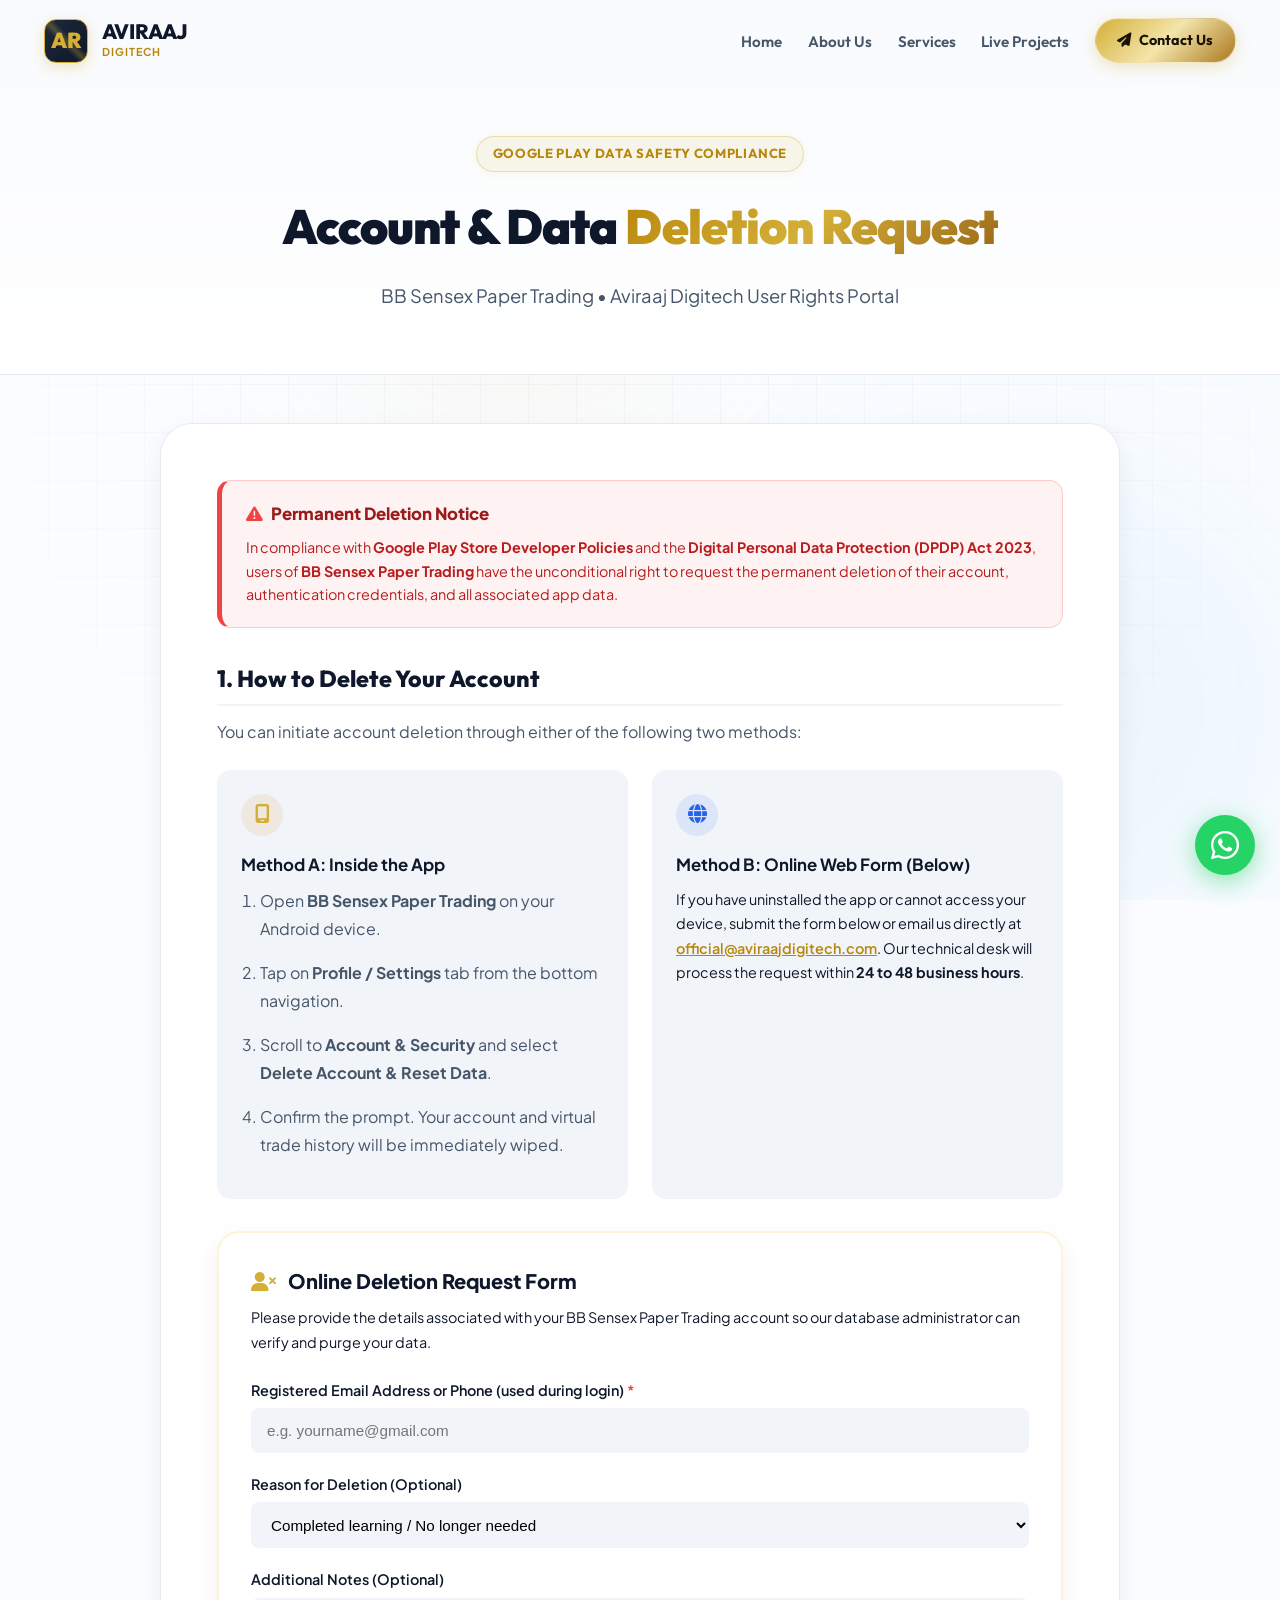
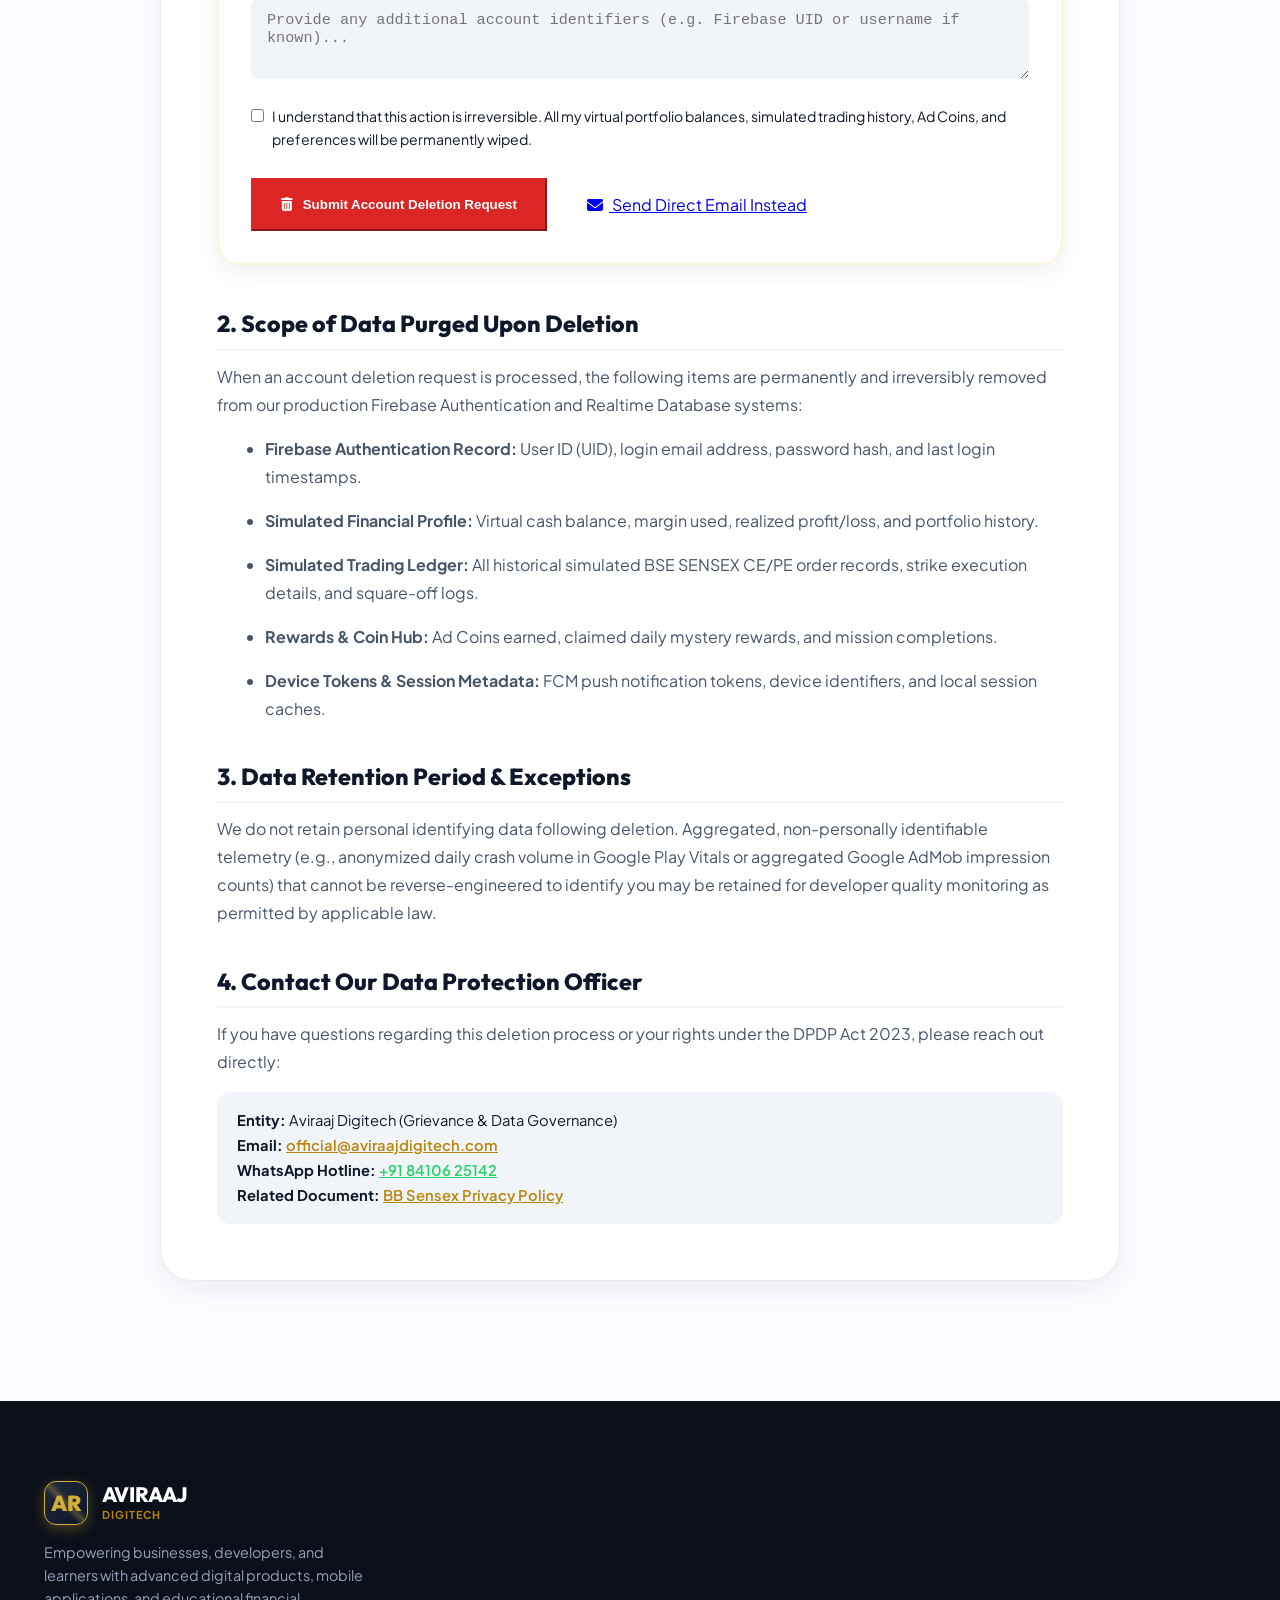
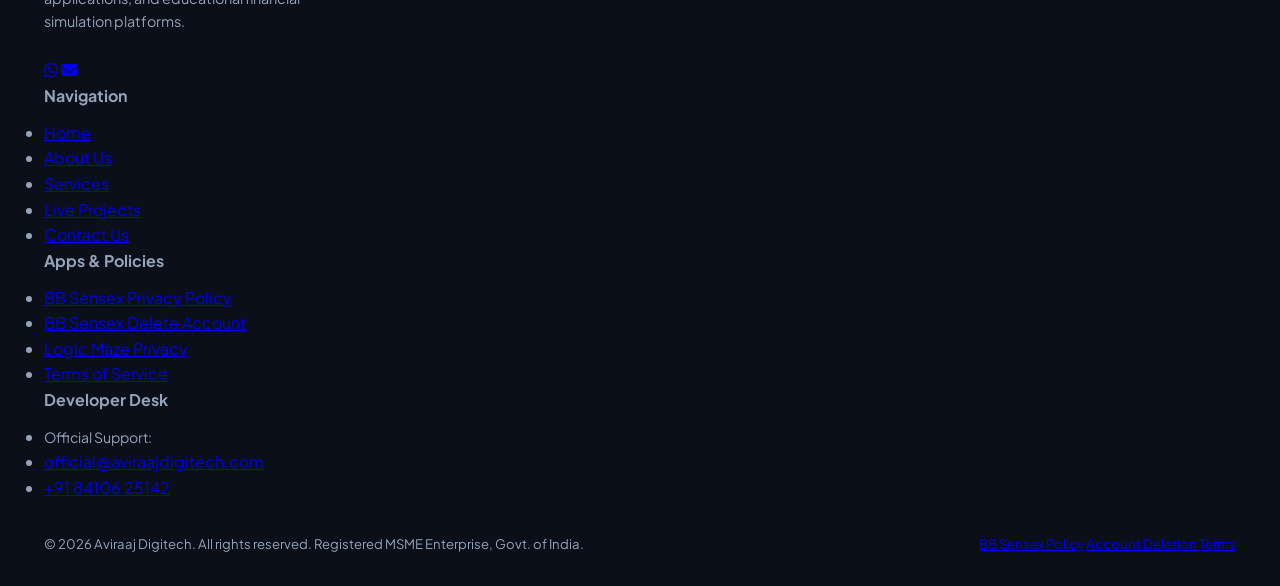
<file: bb-sensex-delete-account.html>
<!DOCTYPE html>
<html lang="en">
<head>
  <meta charset="UTF-8">
  <meta name="viewport" content="width=device-width, initial-scale=1.0">
  <title>Account & Data Deletion | BB Sensex Paper Trading</title>
  <meta name="description" content="Request deletion of your BB Sensex Paper Trading account and associated data in compliance with Google Play Store User Data policies.">
  <meta name="robots" content="index, follow">
  <link rel="canonical" href="https://aviraajdigitech.com/bb-sensex-delete-account.html">

  <link rel="icon" type="image/png" href="assets/bb-sensex-logo.png">
  <link rel="stylesheet" href="https://cdnjs.cloudflare.com/ajax/libs/font-awesome/6.5.1/css/all.min.css">
  <link rel="stylesheet" href="css/style.css">
</head>
<body>

  <div class="ambient-bg">
    <div class="ambient-blob-1"></div>
    <div class="ambient-blob-2"></div>
    <div class="bg-grid-pattern"></div>
  </div>

  <a href="https://wa.me/918410625142?text=Hello%20Aviraaj%20Digitech%2C%20I%20want%20to%20request%20account%20deletion%20for%20BB%20Sensex%20Paper%20Trading." target="_blank" rel="noopener noreferrer" class="floating-whatsapp-btn" title="Chat on WhatsApp with Aviraaj Digitech">
    <i class="fab fa-whatsapp"></i>
  </a>

  <!-- Header Navigation -->
  <header>
    <nav class="navbar scrolled" id="navbar">
      <div class="nav-container">
        <a href="index.html" class="brand-logo">
          <div class="brand-icon-box">AR</div>
          <div class="brand-text">
            <span class="brand-name">AVIRAAJ</span>
            <span class="brand-tagline">DIGITECH</span>
          </div>
        </a>

        <ul class="nav-menu" id="navMenu">
          <li><a href="index.html" class="nav-link">Home</a></li>
          <li><a href="about.html" class="nav-link">About Us</a></li>
          <li><a href="services.html" class="nav-link">Services</a></li>
          <li><a href="projects.html" class="nav-link">Live Projects</a></li>
          <li><a href="contact.html" class="nav-cta-btn"><i class="fas fa-paper-plane"></i> Contact Us</a></li>
        </ul>

        <button class="mobile-toggle" id="mobileToggle" aria-label="Toggle navigation">
          <i class="fas fa-bars"></i>
        </button>
      </div>
    </nav>
  </header>

  <main>
    <!-- Page Hero Header -->
    <section class="page-hero">
      <div class="container">
        <span class="badge-tag">Google Play Data Safety Compliance</span>
        <h1 class="page-hero-title">Account & Data <span class="text-gold-gradient">Deletion Request</span></h1>
        <p class="page-hero-subtitle">
          BB Sensex Paper Trading &bull; Aviraaj Digitech User Rights Portal
        </p>
      </div>
    </section>

    <!-- Main Content -->
    <section class="section" style="padding-top: 1rem;">
      <div class="container">
        <div class="legal-content-card">

          <!-- Notice Box -->
          <div style="background:#FEF2F2; border: 1px solid #FECACA; border-left: 5px solid #EF4444; padding: 1.25rem 1.5rem; border-radius: var(--radius-md); margin-bottom: 2rem;">
            <h3 style="color:#991B1B; font-size:1.05rem; font-weight:800; margin-bottom:0.5rem; display:flex; align-items:center;">
              <i class="fas fa-triangle-exclamation" style="margin-right:8px; color:#EF4444;"></i>
              Permanent Deletion Notice
            </h3>
            <p style="color:#B91C1C; font-size:0.9rem; line-height:1.65; margin:0;">
              In compliance with <strong>Google Play Store Developer Policies</strong> and the <strong>Digital Personal Data Protection (DPDP) Act 2023</strong>, users of <strong>BB Sensex Paper Trading</strong> have the unconditional right to request the permanent deletion of their account, authentication credentials, and all associated app data.
            </p>
          </div>

          <h2>1. How to Delete Your Account</h2>
          <p>You can initiate account deletion through either of the following two methods:</p>

          <div style="display:grid; grid-template-columns: repeat(auto-fit, minmax(280px, 1fr)); gap: 1.5rem; margin: 1.5rem 0 2rem;">
            <!-- Option A: In-App -->
            <div style="background:var(--bg-subtle); padding:1.5rem; border-radius:var(--radius-md); border:1px solid var(--border-color);">
              <div style="width:42px; height:42px; background:rgba(217, 119, 6, 0.1); border-radius:50%; display:flex; align-items:center; justify-content:center; color:var(--primary-gold); font-size:1.2rem; margin-bottom:1rem;">
                <i class="fas fa-mobile-screen"></i>
              </div>
              <h3 style="font-size:1.05rem; font-weight:700; margin-bottom:0.5rem;">Method A: Inside the App</h3>
              <ol style="margin-left:1.2rem; line-height:1.7; font-size:0.9rem; color:var(--text-secondary);">
                <li>Open <strong>BB Sensex Paper Trading</strong> on your Android device.</li>
                <li>Tap on <strong>Profile / Settings</strong> tab from the bottom navigation.</li>
                <li>Scroll to <strong>Account & Security</strong> and select <strong>Delete Account & Reset Data</strong>.</li>
                <li>Confirm the prompt. Your account and virtual trade history will be immediately wiped.</li>
              </ol>
            </div>

            <!-- Option B: Web Request -->
            <div style="background:var(--bg-subtle); padding:1.5rem; border-radius:var(--radius-md); border:1px solid var(--border-color);">
              <div style="width:42px; height:42px; background:rgba(37, 99, 235, 0.1); border-radius:50%; display:flex; align-items:center; justify-content:center; color:#2563EB; font-size:1.2rem; margin-bottom:1rem;">
                <i class="fas fa-globe"></i>
              </div>
              <h3 style="font-size:1.05rem; font-weight:700; margin-bottom:0.5rem;">Method B: Online Web Form (Below)</h3>
              <p style="font-size:0.9rem; color:var(--text-secondary); line-height:1.7;">
                If you have uninstalled the app or cannot access your device, submit the form below or email us directly at <a href="mailto:official@aviraajdigitech.com?subject=Account%20Deletion%20Request%20-%20BB%20Sensex%20Paper%20Trading" style="color:var(--primary-gold-dark); font-weight:600;">official@aviraajdigitech.com</a>. Our technical desk will process the request within <strong>24 to 48 business hours</strong>.
              </p>
            </div>
          </div>

          <!-- Web Request Form -->
          <div style="background:var(--bg-card); border: 2px solid var(--primary-gold-light); padding:2rem; border-radius:var(--radius-lg); margin-bottom:2.5rem; box-shadow:var(--shadow-md);">
            <h3 style="font-size:1.25rem; font-weight:800; color:var(--text-primary); margin-bottom:0.5rem;">
              <i class="fas fa-user-xmark" style="color:var(--primary-gold); margin-right:8px;"></i> Online Deletion Request Form
            </h3>
            <p style="font-size:0.9rem; color:var(--text-secondary); margin-bottom:1.5rem;">
              Please provide the details associated with your BB Sensex Paper Trading account so our database administrator can verify and purge your data.
            </p>

            <form id="deleteAccountForm" onsubmit="handleDeletionSubmit(event)" style="display:flex; flex-direction:column; gap:1.25rem;">
              <div>
                <label for="userEmail" style="display:block; font-weight:600; font-size:0.9rem; margin-bottom:0.4rem; color:var(--text-primary);">
                  Registered Email Address or Phone (used during login) <span style="color:#EF4444;">*</span>
                </label>
                <input type="email" id="userEmail" required placeholder="e.g. yourname@gmail.com" style="width:100%; padding:0.85rem 1rem; border-radius:var(--radius-sm); border:1px solid var(--border-color); font-size:0.95rem; background:var(--bg-subtle);">
              </div>

              <div>
                <label for="deletionReason" style="display:block; font-weight:600; font-size:0.9rem; margin-bottom:0.4rem; color:var(--text-primary);">
                  Reason for Deletion (Optional)
                </label>
                <select id="deletionReason" style="width:100%; padding:0.85rem 1rem; border-radius:var(--radius-sm); border:1px solid var(--border-color); font-size:0.95rem; background:var(--bg-subtle);">
                  <option value="Completed learning / No longer needed">Completed learning / No longer needed</option>
                  <option value="Want to start fresh with a new account">Want to start fresh with a new account</option>
                  <option value="Switching devices">Switching devices</option>
                  <option value="Privacy preference">Privacy preference</option>
                  <option value="Other">Other</option>
                </select>
              </div>

              <div>
                <label for="additionalNotes" style="display:block; font-weight:600; font-size:0.9rem; margin-bottom:0.4rem; color:var(--text-primary);">
                  Additional Notes (Optional)
                </label>
                <textarea id="additionalNotes" rows="3" placeholder="Provide any additional account identifiers (e.g. Firebase UID or username if known)..." style="width:100%; padding:0.85rem 1rem; border-radius:var(--radius-sm); border:1px solid var(--border-color); font-size:0.95rem; background:var(--bg-subtle); resize:vertical;"></textarea>
              </div>

              <div style="display:flex; align-items:flex-start; gap:0.5rem; font-size:0.88rem; color:var(--text-secondary);">
                <input type="checkbox" id="confirmCheckbox" required style="margin-top:0.25rem;">
                <label for="confirmCheckbox">
                  I understand that this action is irreversible. All my virtual portfolio balances, simulated trading history, Ad Coins, and preferences will be permanently wiped.
                </label>
              </div>

              <div style="display:flex; gap:1rem; flex-wrap:wrap; margin-top:0.5rem;">
                <button type="submit" class="btn btn-primary" style="background:#DC2626; border-color:#DC2626; color:#fff; font-weight:700; padding:0.85rem 1.75rem;">
                  <i class="fas fa-trash-can" style="margin-right:6px;"></i> Submit Account Deletion Request
                </button>
                <a href="mailto:official@aviraajdigitech.com?subject=Account%20Deletion%20Request%20-%20BB%20Sensex%20Paper%20Trading&body=Hello%20Aviraaj%20Digitech%20Team%2C%0A%0APlease%20permanently%20delete%20my%20BB%20Sensex%20Paper%20Trading%20account%20and%20all%20associated%20data.%0A%0ARegistered%20Email%20%2F%20User%20ID%3A%20%0AReason%3A%20%0A%0AThank%20you." class="btn btn-outline" style="padding:0.85rem 1.5rem;">
                  <i class="fas fa-envelope" style="margin-right:6px;"></i> Send Direct Email Instead
                </a>
              </div>
            </form>

            <div id="deletionSuccessMsg" style="display:none; background:#ECFDF5; border:1px solid #A7F3D0; color:#065F46; padding:1.25rem; border-radius:var(--radius-md); margin-top:1.5rem;">
              <h4 style="font-weight:700; margin-bottom:0.25rem;"><i class="fas fa-circle-check"></i> Request Registered Successfully!</h4>
              <p style="margin:0; font-size:0.9rem;">
                Your request has been routed to our Data Protection Officer (<a href="mailto:official@aviraajdigitech.com" style="color:#047857; font-weight:700;">official@aviraajdigitech.com</a>). Your account and all associated Firebase records will be permanently expunged within 24-48 business hours. You will receive an email confirmation once finished.
              </p>
            </div>
          </div>

          <h2>2. Scope of Data Purged Upon Deletion</h2>
          <p>
            When an account deletion request is processed, the following items are permanently and irreversibly removed from our production Firebase Authentication and Realtime Database systems:
          </p>
          <ul style="margin:1rem 0 1.5rem 1.5rem; line-height:1.75; font-size:0.95rem; color:var(--text-secondary);">
            <li><strong>Firebase Authentication Record:</strong> User ID (UID), login email address, password hash, and last login timestamps.</li>
            <li><strong>Simulated Financial Profile:</strong> Virtual cash balance, margin used, realized profit/loss, and portfolio history.</li>
            <li><strong>Simulated Trading Ledger:</strong> All historical simulated BSE SENSEX CE/PE order records, strike execution details, and square-off logs.</li>
            <li><strong>Rewards & Coin Hub:</strong> Ad Coins earned, claimed daily mystery rewards, and mission completions.</li>
            <li><strong>Device Tokens & Session Metadata:</strong> FCM push notification tokens, device identifiers, and local session caches.</li>
          </ul>

          <h2>3. Data Retention Period & Exceptions</h2>
          <p>
            We do not retain personal identifying data following deletion. Aggregated, non-personally identifiable telemetry (e.g., anonymized daily crash volume in Google Play Vitals or aggregated Google AdMob impression counts) that cannot be reverse-engineered to identify you may be retained for developer quality monitoring as permitted by applicable law.
          </p>

          <h2>4. Contact Our Data Protection Officer</h2>
          <p>
            If you have questions regarding this deletion process or your rights under the DPDP Act 2023, please reach out directly:
          </p>
          <div style="background:var(--bg-subtle); padding:1rem 1.25rem; border-radius:var(--radius-md); margin-top:1rem; font-size:0.92rem; line-height:1.7;">
            <strong>Entity:</strong> Aviraaj Digitech (Grievance & Data Governance)<br>
            <strong>Email:</strong> <a href="mailto:official@aviraajdigitech.com" style="color:var(--primary-gold-dark); font-weight:600;">official@aviraajdigitech.com</a><br>
            <strong>WhatsApp Hotline:</strong> <a href="https://wa.me/918410625142" target="_blank" rel="noopener noreferrer" style="color:var(--whatsapp-green); font-weight:600;">+91 84106 25142</a><br>
            <strong>Related Document:</strong> <a href="bb-sensex-privacy-policy.html" style="color:var(--primary-gold-dark); font-weight:600;">BB Sensex Privacy Policy</a>
          </div>

        </div>
      </div>
    </section>
  </main>

  <!-- Footer -->
  <footer class="footer">
    <div class="container">
      <div class="footer-grid">
        <div class="footer-brand">
          <div class="brand-logo" style="margin-bottom:1rem;">
            <div class="brand-icon-box">AR</div>
            <div class="brand-text">
              <span class="brand-name" style="color:#fff;">AVIRAAJ</span>
              <span class="brand-tagline">DIGITECH</span>
            </div>
          </div>
          <p class="footer-desc">
            Empowering businesses, developers, and learners with advanced digital products, mobile applications, and educational financial simulation platforms.
          </p>
          <div class="footer-socials">
            <a href="https://wa.me/918410625142" target="_blank" rel="noopener noreferrer" aria-label="WhatsApp"><i class="fab fa-whatsapp"></i></a>
            <a href="mailto:official@aviraajdigitech.com" aria-label="Email"><i class="fas fa-envelope"></i></a>
          </div>
        </div>

        <div class="footer-links">
          <h4>Navigation</h4>
          <ul>
            <li><a href="index.html">Home</a></li>
            <li><a href="about.html">About Us</a></li>
            <li><a href="services.html">Services</a></li>
            <li><a href="projects.html">Live Projects</a></li>
            <li><a href="contact.html">Contact Us</a></li>
          </ul>
        </div>

        <div class="footer-links">
          <h4>Apps & Policies</h4>
          <ul>
            <li><a href="bb-sensex-privacy-policy.html">BB Sensex Privacy Policy</a></li>
            <li><a href="bb-sensex-delete-account.html">BB Sensex Delete Account</a></li>
            <li><a href="privacy.html">Logic Maze Privacy</a></li>
            <li><a href="terms.html">Terms of Service</a></li>
          </ul>
        </div>

        <div class="footer-links">
          <h4>Developer Desk</h4>
          <ul>
            <li><span style="color:#94a3b8; font-size:0.88rem;">Official Support:</span></li>
            <li><a href="mailto:official@aviraajdigitech.com">official@aviraajdigitech.com</a></li>
            <li><a href="https://wa.me/918410625142">+91 84106 25142</a></li>
          </ul>
        </div>
      </div>

      <div class="footer-bottom">
        <p>&copy; 2026 Aviraaj Digitech. All rights reserved. Registered MSME Enterprise, Govt. of India.</p>
        <div class="footer-bottom-links">
          <a href="bb-sensex-privacy-policy.html">BB Sensex Policy</a>
          <a href="bb-sensex-delete-account.html">Account Deletion</a>
          <a href="terms.html">Terms</a>
        </div>
      </div>
    </div>
  </footer>

  <script src="js/main.js"></script>
  <script>
    function handleDeletionSubmit(event) {
      event.preventDefault();
      const email = document.getElementById('userEmail').value;
      const reason = document.getElementById('deletionReason').value;
      const notes = document.getElementById('additionalNotes').value;

      // Construct mailto fallback so user or admin can trigger transmission immediately
      const subject = encodeURIComponent("Account Deletion Request - BB Sensex Paper Trading (" + email + ")");
      const body = encodeURIComponent(
        "User Account Deletion Request\n" +
        "------------------------------------\n" +
        "Application: BB Sensex Paper Trading\n" +
        "Registered User / Email: " + email + "\n" +
        "Reason: " + reason + "\n" +
        "Notes: " + notes + "\n" +
        "Requested At: " + new Date().toISOString() + "\n\n" +
        "Please confirm once the account is expunged from Firebase."
      );

      // Show instant success alert
      document.getElementById('deletionSuccessMsg').style.display = 'block';
      document.getElementById('deleteAccountForm').style.opacity = '0.6';

      // Open email client with pre-filled details to ensure direct routing
      window.location.href = "mailto:official@aviraajdigitech.com?subject=" + subject + "&body=" + body;
    }
  </script>
</body>
</html>
</file>
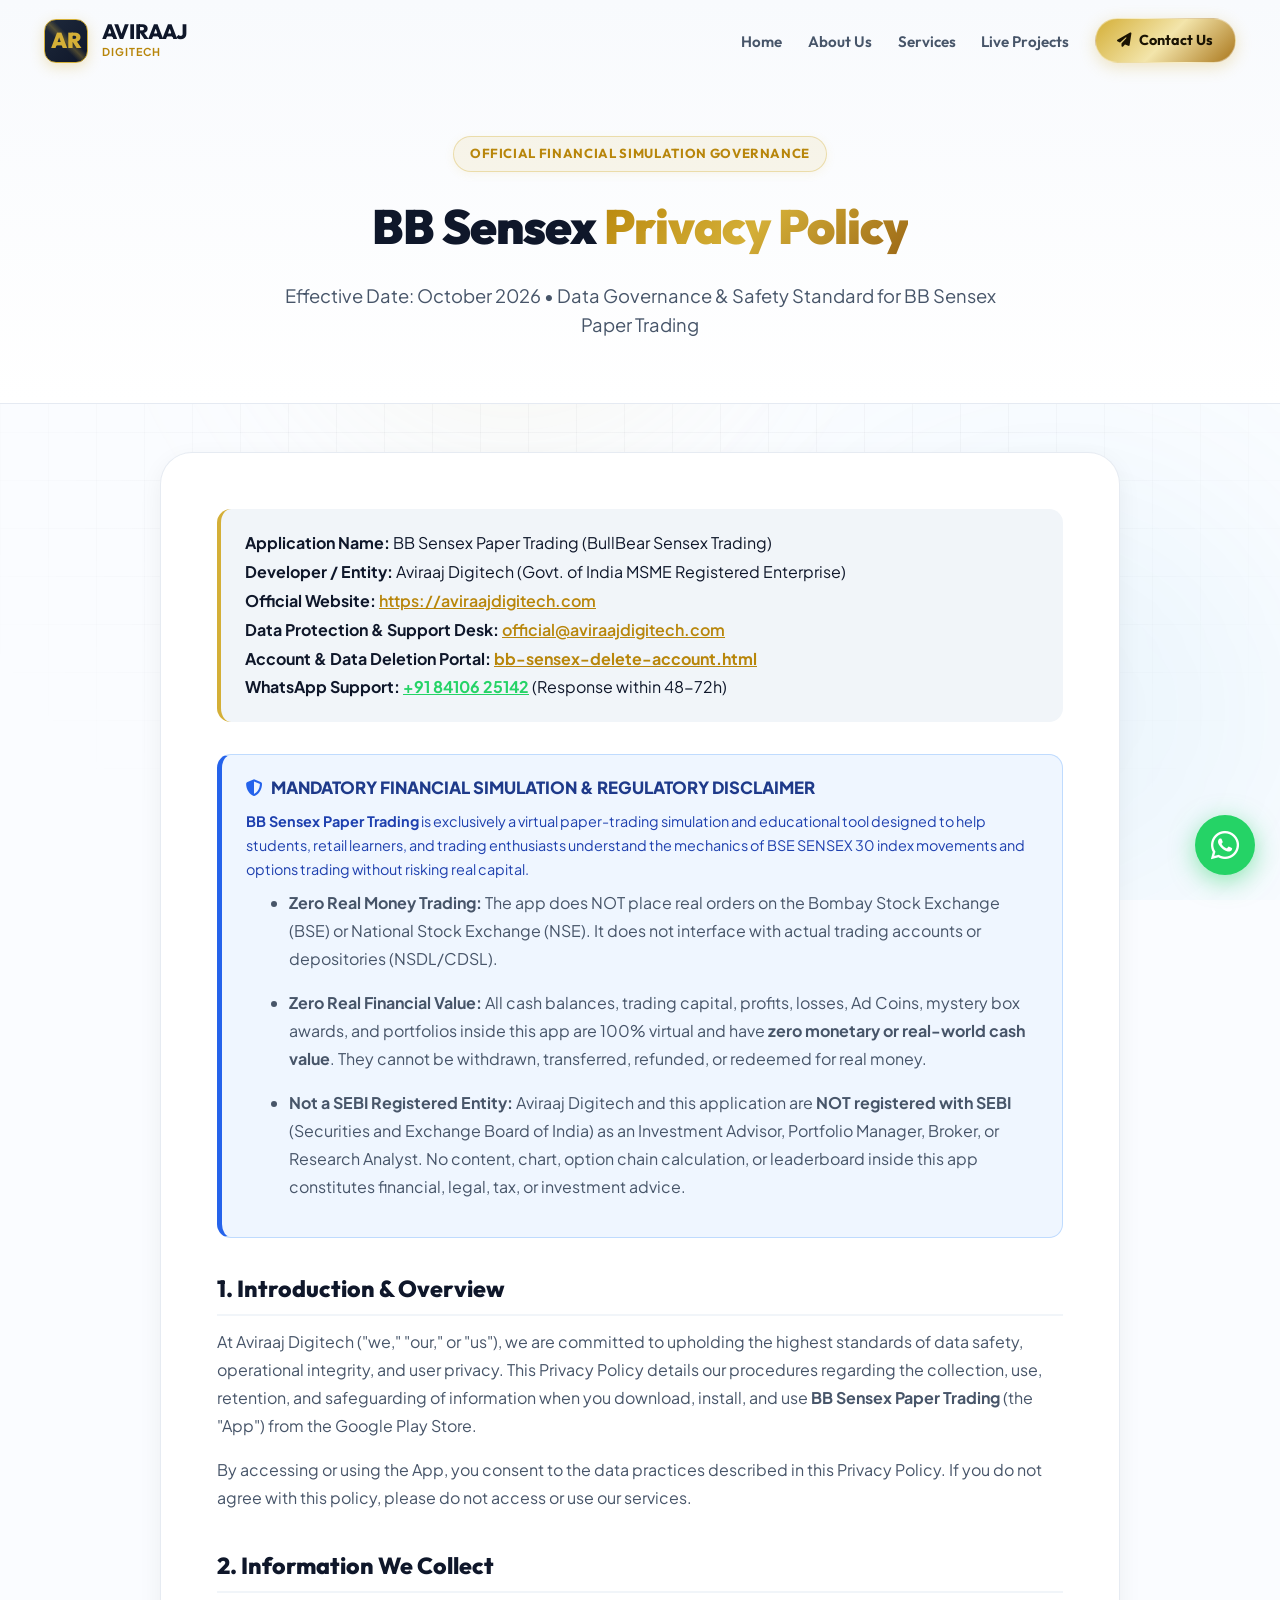
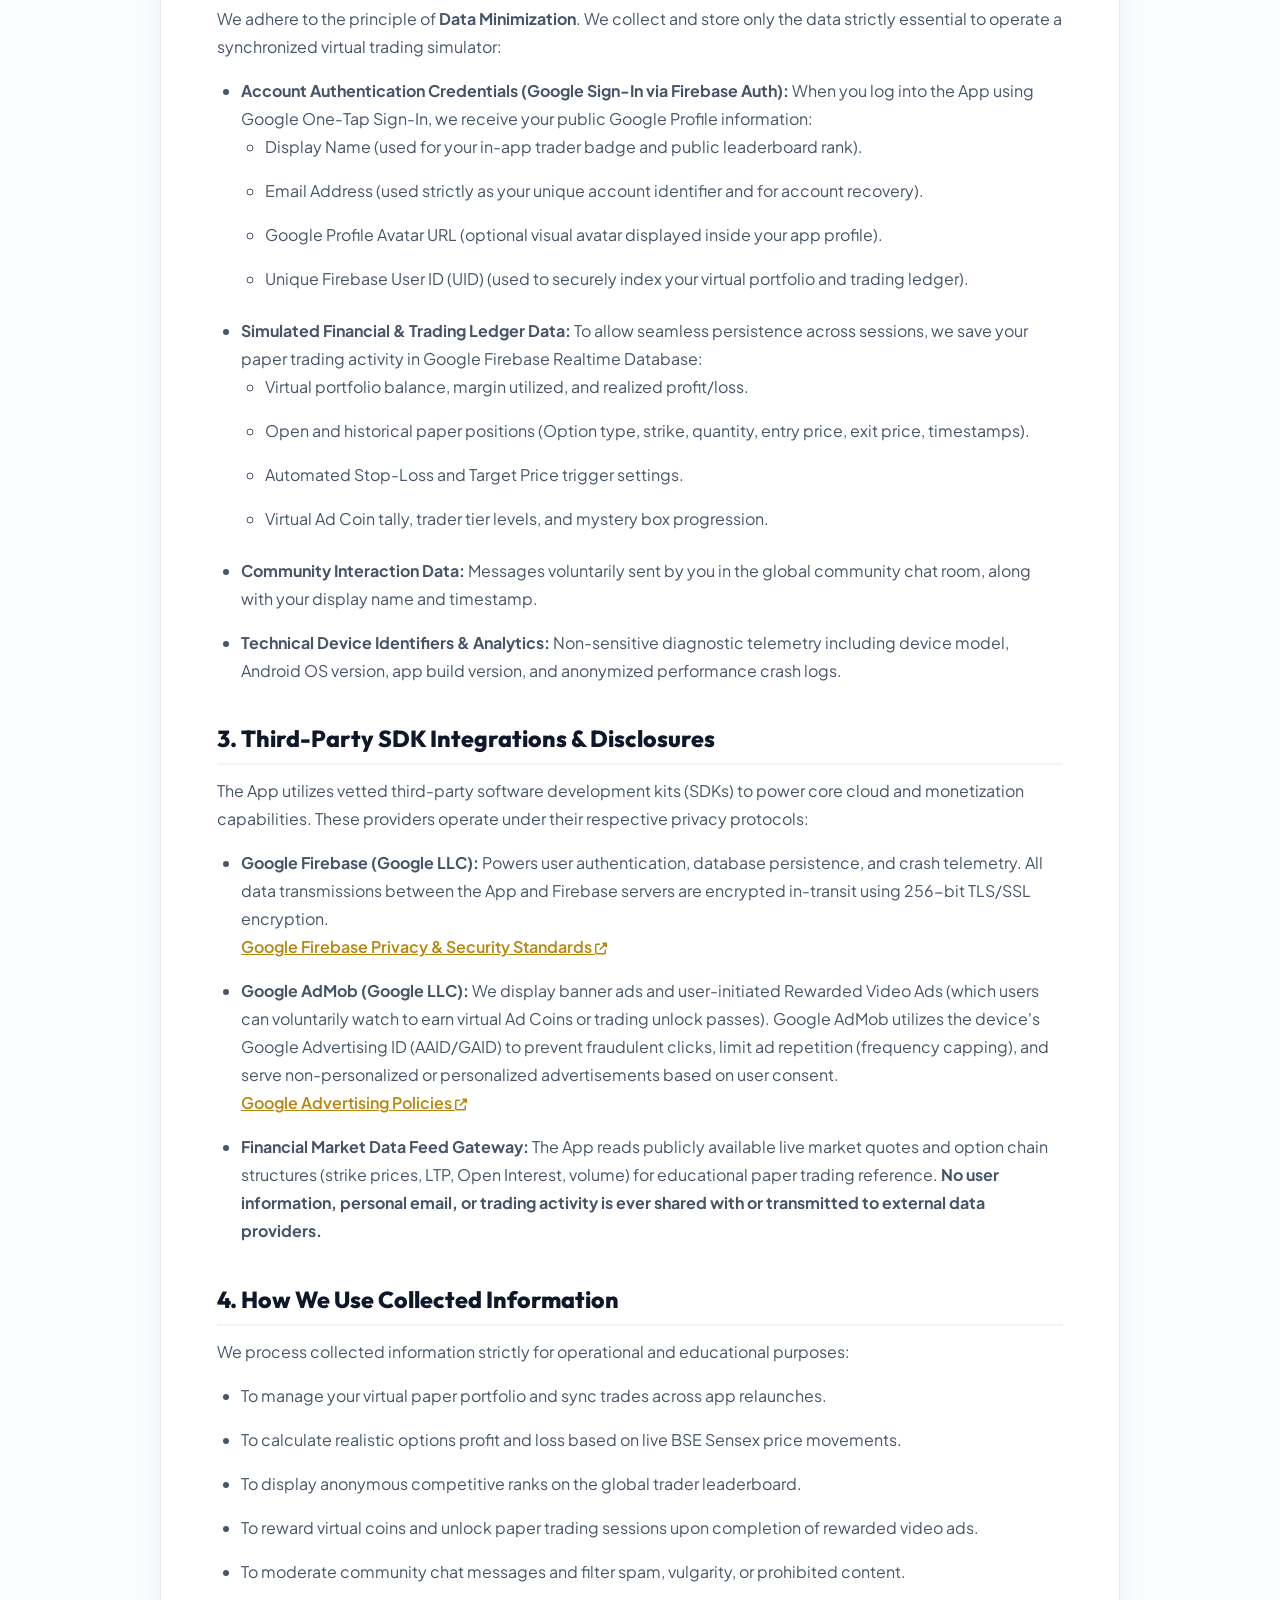
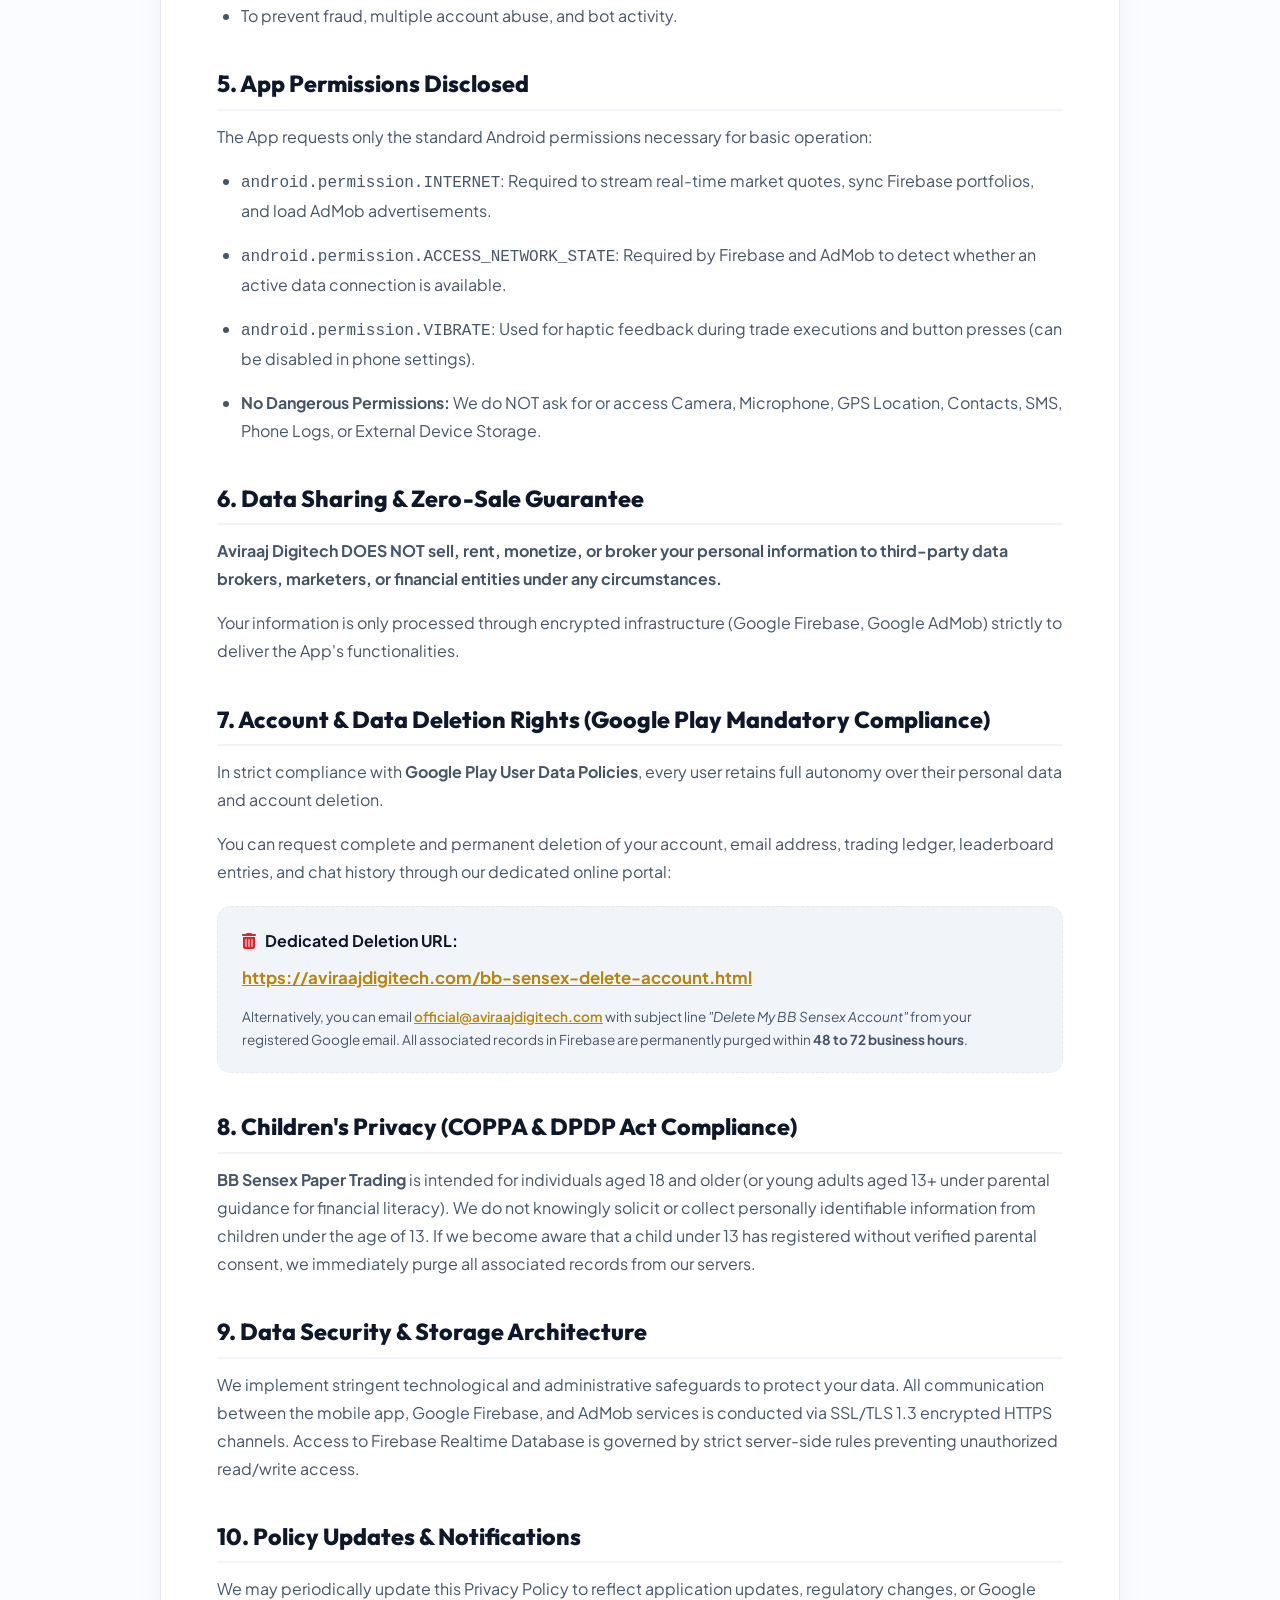
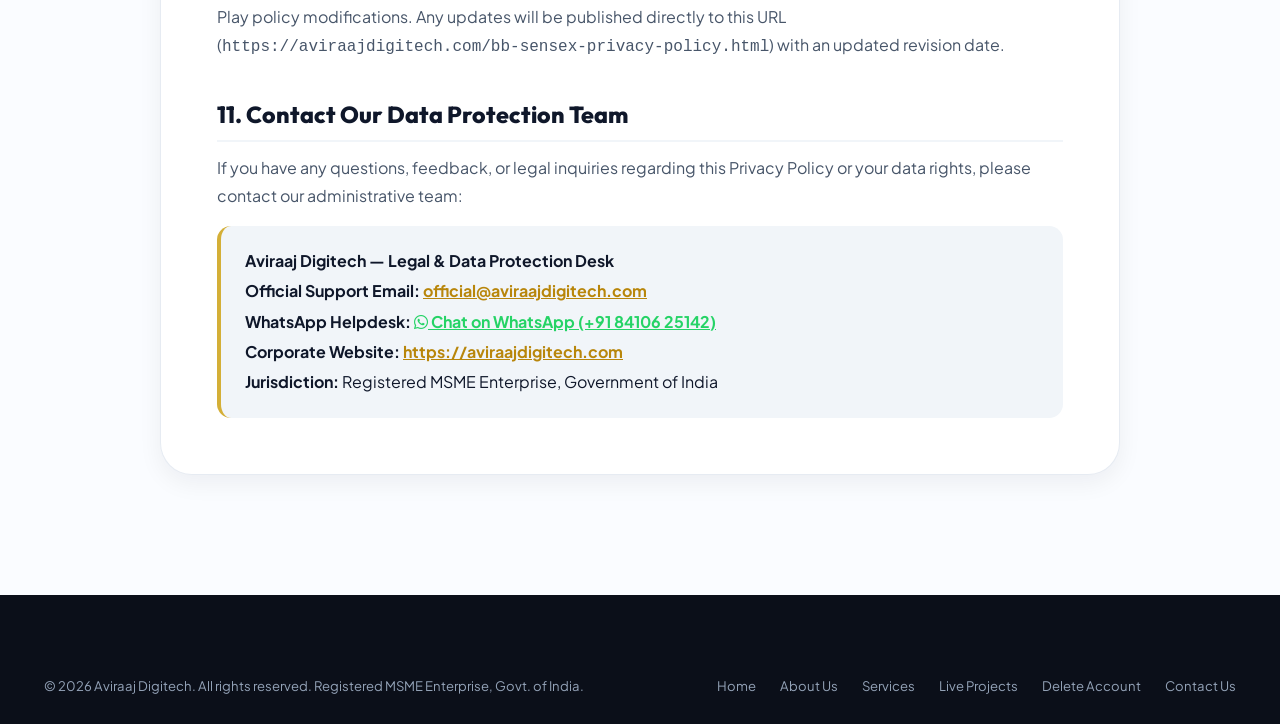
<file: bb-sensex-privacy-policy.html>
<!DOCTYPE html>
<html lang="en">
<head>
  <meta charset="UTF-8">
  <meta name="viewport" content="width=device-width, initial-scale=1.0">
  <title>BB Sensex Privacy Policy | Aviraaj Digitech</title>
  <meta name="description" content="Official Privacy Policy for BB Sensex Paper Trading mobile application by Aviraaj Digitech. Fully compliant with Google Play Developer Policies, Financial Simulation Disclaimers, and Google AdMob standards.">
  <meta name="robots" content="index, follow">
  <link rel="canonical" href="https://aviraajdigitech.com/bb-sensex-privacy-policy.html">

  <link rel="icon" type="image/png" href="assets/bb-sensex-logo.png">
  <link rel="stylesheet" href="https://cdnjs.cloudflare.com/ajax/libs/font-awesome/6.5.1/css/all.min.css">
  <link rel="stylesheet" href="css/style.css">
</head>
<body>

  <div class="ambient-bg">
    <div class="ambient-blob-1"></div>
    <div class="ambient-blob-2"></div>
    <div class="bg-grid-pattern"></div>
  </div>

  <a href="https://wa.me/918410625142?text=Hello%20Aviraaj%20Digitech%2C%20I%20have%20a%20question%20regarding%20BB%20Sensex%20Paper%20Trading." target="_blank" rel="noopener noreferrer" class="floating-whatsapp-btn" title="Chat on WhatsApp with Aviraaj Digitech">
    <i class="fab fa-whatsapp"></i>
  </a>

  <!-- Header Navigation -->
  <header>
    <nav class="navbar scrolled" id="navbar">
      <div class="nav-container">
        <a href="index.html" class="brand-logo">
          <div class="brand-icon-box">AR</div>
          <div class="brand-text">
            <span class="brand-name">AVIRAAJ</span>
            <span class="brand-tagline">DIGITECH</span>
          </div>
        </a>

        <ul class="nav-menu" id="navMenu">
          <li><a href="index.html" class="nav-link">Home</a></li>
          <li><a href="about.html" class="nav-link">About Us</a></li>
          <li><a href="services.html" class="nav-link">Services</a></li>
          <li><a href="projects.html" class="nav-link">Live Projects</a></li>
          <li><a href="contact.html" class="nav-cta-btn"><i class="fas fa-paper-plane"></i> Contact Us</a></li>
        </ul>

        <button class="mobile-toggle" id="mobileToggle" aria-label="Toggle navigation">
          <i class="fas fa-bars"></i>
        </button>
      </div>
    </nav>
  </header>

  <main>
    <!-- Page Hero Header -->
    <section class="page-hero">
      <div class="container">
        <span class="badge-tag">Official Financial Simulation Governance</span>
        <h1 class="page-hero-title">BB Sensex <span class="text-gold-gradient">Privacy Policy</span></h1>
        <p class="page-hero-subtitle">
          Effective Date: October 2026 &bull; Data Governance & Safety Standard for BB Sensex Paper Trading
        </p>
      </div>
    </section>

    <!-- Main Content -->
    <section class="section" style="padding-top: 1rem;">
      <div class="container">
        <div class="legal-content-card">
          
          <!-- Corporate Disclosure Box -->
          <div style="background:var(--bg-subtle); padding:1.25rem 1.5rem; border-radius:var(--radius-md); border-left:4px solid var(--primary-gold); margin-bottom:2rem; line-height: 1.8;">
            <strong>Application Name:</strong> BB Sensex Paper Trading (BullBear Sensex Trading)<br>
            <strong>Developer / Entity:</strong> Aviraaj Digitech (Govt. of India MSME Registered Enterprise)<br>
            <strong>Official Website:</strong> <a href="https://aviraajdigitech.com" style="color:var(--primary-gold-dark); font-weight:600;">https://aviraajdigitech.com</a><br>
            <strong>Data Protection & Support Desk:</strong> <a href="mailto:official@aviraajdigitech.com" style="color:var(--primary-gold-dark); font-weight:600;">official@aviraajdigitech.com</a><br>
            <strong>Account & Data Deletion Portal:</strong> <a href="bb-sensex-delete-account.html" style="color:var(--primary-gold-dark); font-weight:700;">bb-sensex-delete-account.html</a><br>
            <strong>WhatsApp Support:</strong> <a href="https://wa.me/918410625142?text=Hello%20Aviraaj%20Digitech%2C%20I%20have%20a%20question%20regarding%20BB%20Sensex%20Trading." target="_blank" rel="noopener noreferrer" style="color:var(--whatsapp-green); font-weight:700;">+91 84106 25142</a> (Response within 48-72h)
          </div>

          <!-- Strict Financial & Regulatory Disclaimer Box -->
          <div style="background:#EFF6FF; border: 1px solid #BFDBFE; border-left: 5px solid #2563EB; padding: 1.25rem 1.5rem; border-radius: var(--radius-md); margin-bottom: 2rem;">
            <h3 style="color:#1E3A8A; font-size:1.05rem; font-weight:800; margin-bottom:0.5rem; display:flex; align-items:center;">
              <i class="fas fa-shield-halved" style="margin-right:8px; color:#2563EB;"></i>
              MANDATORY FINANCIAL SIMULATION & REGULATORY DISCLAIMER
            </h3>
            <p style="color:#1E40AF; font-size:0.9rem; margin-bottom:0.5rem; line-height:1.65;">
              <strong>BB Sensex Paper Trading</strong> is exclusively a virtual paper-trading simulation and educational tool designed to help students, retail learners, and trading enthusiasts understand the mechanics of BSE SENSEX 30 index movements and options trading without risking real capital.
            </p>
            <ul style="color:#1E40AF; font-size:0.88rem; margin:0.4rem 0 0 1.2rem; line-height:1.6;">
              <li><strong>Zero Real Money Trading:</strong> The app does NOT place real orders on the Bombay Stock Exchange (BSE) or National Stock Exchange (NSE). It does not interface with actual trading accounts or depositories (NSDL/CDSL).</li>
              <li><strong>Zero Real Financial Value:</strong> All cash balances, trading capital, profits, losses, Ad Coins, mystery box awards, and portfolios inside this app are 100% virtual and have <strong>zero monetary or real-world cash value</strong>. They cannot be withdrawn, transferred, refunded, or redeemed for real money.</li>
              <li><strong>Not a SEBI Registered Entity:</strong> Aviraaj Digitech and this application are <strong>NOT registered with SEBI</strong> (Securities and Exchange Board of India) as an Investment Advisor, Portfolio Manager, Broker, or Research Analyst. No content, chart, option chain calculation, or leaderboard inside this app constitutes financial, legal, tax, or investment advice.</li>
            </ul>
          </div>

          <h2>1. Introduction & Overview</h2>
          <p>
            At Aviraaj Digitech ("we," "our," or "us"), we are committed to upholding the highest standards of data safety, operational integrity, and user privacy. This Privacy Policy details our procedures regarding the collection, use, retention, and safeguarding of information when you download, install, and use <strong>BB Sensex Paper Trading</strong> (the "App") from the Google Play Store.
          </p>
          <p>
            By accessing or using the App, you consent to the data practices described in this Privacy Policy. If you do not agree with this policy, please do not access or use our services.
          </p>

          <h2>2. Information We Collect</h2>
          <p>
            We adhere to the principle of <strong>Data Minimization</strong>. We collect and store only the data strictly essential to operate a synchronized virtual trading simulator:
          </p>
          <ul>
            <li>
              <strong>Account Authentication Credentials (Google Sign-In via Firebase Auth):</strong>
              When you log into the App using Google One-Tap Sign-In, we receive your public Google Profile information:
              <ul>
                <li>Display Name (used for your in-app trader badge and public leaderboard rank).</li>
                <li>Email Address (used strictly as your unique account identifier and for account recovery).</li>
                <li>Google Profile Avatar URL (optional visual avatar displayed inside your app profile).</li>
                <li>Unique Firebase User ID (UID) (used to securely index your virtual portfolio and trading ledger).</li>
              </ul>
            </li>
            <li>
              <strong>Simulated Financial & Trading Ledger Data:</strong>
              To allow seamless persistence across sessions, we save your paper trading activity in Google Firebase Realtime Database:
              <ul>
                <li>Virtual portfolio balance, margin utilized, and realized profit/loss.</li>
                <li>Open and historical paper positions (Option type, strike, quantity, entry price, exit price, timestamps).</li>
                <li>Automated Stop-Loss and Target Price trigger settings.</li>
                <li>Virtual Ad Coin tally, trader tier levels, and mystery box progression.</li>
              </ul>
            </li>
            <li>
              <strong>Community Interaction Data:</strong>
              Messages voluntarily sent by you in the global community chat room, along with your display name and timestamp.
            </li>
            <li>
              <strong>Technical Device Identifiers & Analytics:</strong>
              Non-sensitive diagnostic telemetry including device model, Android OS version, app build version, and anonymized performance crash logs.
            </li>
          </ul>

          <h2>3. Third-Party SDK Integrations & Disclosures</h2>
          <p>
            The App utilizes vetted third-party software development kits (SDKs) to power core cloud and monetization capabilities. These providers operate under their respective privacy protocols:
          </p>
          <ul>
            <li>
              <strong>Google Firebase (Google LLC):</strong>
              Powers user authentication, database persistence, and crash telemetry. All data transmissions between the App and Firebase servers are encrypted in-transit using 256-bit TLS/SSL encryption.
              <br>
              <a href="https://firebase.google.com/support/privacy" target="_blank" rel="noopener noreferrer" style="color:var(--primary-gold-dark); font-weight:600;">Google Firebase Privacy & Security Standards <i class="fas fa-external-link-alt" style="font-size:0.75rem;"></i></a>
            </li>
            <li>
              <strong>Google AdMob (Google LLC):</strong>
              We display banner ads and user-initiated Rewarded Video Ads (which users can voluntarily watch to earn virtual Ad Coins or trading unlock passes). Google AdMob utilizes the device's Google Advertising ID (AAID/GAID) to prevent fraudulent clicks, limit ad repetition (frequency capping), and serve non-personalized or personalized advertisements based on user consent.
              <br>
              <a href="https://policies.google.com/technologies/ads" target="_blank" rel="noopener noreferrer" style="color:var(--primary-gold-dark); font-weight:600;">Google Advertising Policies <i class="fas fa-external-link-alt" style="font-size:0.75rem;"></i></a>
            </li>
            <li>
              <strong>Financial Market Data Feed Gateway:</strong>
              The App reads publicly available live market quotes and option chain structures (strike prices, LTP, Open Interest, volume) for educational paper trading reference. <strong>No user information, personal email, or trading activity is ever shared with or transmitted to external data providers.</strong>
            </li>
          </ul>

          <h2>4. How We Use Collected Information</h2>
          <p>We process collected information strictly for operational and educational purposes:</p>
          <ul>
            <li>To manage your virtual paper portfolio and sync trades across app relaunches.</li>
            <li>To calculate realistic options profit and loss based on live BSE Sensex price movements.</li>
            <li>To display anonymous competitive ranks on the global trader leaderboard.</li>
            <li>To reward virtual coins and unlock paper trading sessions upon completion of rewarded video ads.</li>
            <li>To moderate community chat messages and filter spam, vulgarity, or prohibited content.</li>
            <li>To prevent fraud, multiple account abuse, and bot activity.</li>
          </ul>

          <h2>5. App Permissions Disclosed</h2>
          <p>The App requests only the standard Android permissions necessary for basic operation:</p>
          <ul>
            <li><code>android.permission.INTERNET</code>: Required to stream real-time market quotes, sync Firebase portfolios, and load AdMob advertisements.</li>
            <li><code>android.permission.ACCESS_NETWORK_STATE</code>: Required by Firebase and AdMob to detect whether an active data connection is available.</li>
            <li><code>android.permission.VIBRATE</code>: Used for haptic feedback during trade executions and button presses (can be disabled in phone settings).</li>
            <li><strong>No Dangerous Permissions:</strong> We do NOT ask for or access Camera, Microphone, GPS Location, Contacts, SMS, Phone Logs, or External Device Storage.</li>
          </ul>

          <h2>6. Data Sharing & Zero-Sale Guarantee</h2>
          <p>
            <strong>Aviraaj Digitech DOES NOT sell, rent, monetize, or broker your personal information to third-party data brokers, marketers, or financial entities under any circumstances.</strong>
          </p>
          <p>
            Your information is only processed through encrypted infrastructure (Google Firebase, Google AdMob) strictly to deliver the App's functionalities.
          </p>

          <h2>7. Account & Data Deletion Rights (Google Play Mandatory Compliance)</h2>
          <p>
            In strict compliance with <strong>Google Play User Data Policies</strong>, every user retains full autonomy over their personal data and account deletion.
          </p>
          <p>
            You can request complete and permanent deletion of your account, email address, trading ledger, leaderboard entries, and chat history through our dedicated online portal:
          </p>
          <div style="background:var(--bg-subtle); padding:1.25rem 1.5rem; border-radius:var(--radius-md); border:1px dashed var(--border-subtle); margin:1.25rem 0;">
            <p style="margin:0 0 0.5rem; font-weight:700; color:var(--text-main);">
              <i class="fas fa-trash-can" style="color:#DC2626; margin-right:6px;"></i> Dedicated Deletion URL:
            </p>
            <p style="margin:0 0 0.75rem;">
              <a href="bb-sensex-delete-account.html" style="font-weight:700; color:var(--primary-gold-dark); font-size:1.05rem;">https://aviraajdigitech.com/bb-sensex-delete-account.html</a>
            </p>
            <p style="font-size:0.85rem; color:var(--text-muted); margin:0;">
              Alternatively, you can email <a href="mailto:official@aviraajdigitech.com?subject=Delete%20My%20BB%20Sensex%20Account" style="color:var(--primary-gold-dark); font-weight:600;">official@aviraajdigitech.com</a> with subject line <em>"Delete My BB Sensex Account"</em> from your registered Google email. All associated records in Firebase are permanently purged within <strong>48 to 72 business hours</strong>.
            </p>
          </div>

          <h2>8. Children's Privacy (COPPA & DPDP Act Compliance)</h2>
          <p>
            <strong>BB Sensex Paper Trading</strong> is intended for individuals aged 18 and older (or young adults aged 13+ under parental guidance for financial literacy). We do not knowingly solicit or collect personally identifiable information from children under the age of 13. If we become aware that a child under 13 has registered without verified parental consent, we immediately purge all associated records from our servers.
          </p>

          <h2>9. Data Security & Storage Architecture</h2>
          <p>
            We implement stringent technological and administrative safeguards to protect your data. All communication between the mobile app, Google Firebase, and AdMob services is conducted via SSL/TLS 1.3 encrypted HTTPS channels. Access to Firebase Realtime Database is governed by strict server-side rules preventing unauthorized read/write access.
          </p>

          <h2>10. Policy Updates & Notifications</h2>
          <p>
            We may periodically update this Privacy Policy to reflect application updates, regulatory changes, or Google Play policy modifications. Any updates will be published directly to this URL (<code>https://aviraajdigitech.com/bb-sensex-privacy-policy.html</code>) with an updated revision date.
          </p>

          <h2>11. Contact Our Data Protection Team</h2>
          <p>
            If you have any questions, feedback, or legal inquiries regarding this Privacy Policy or your data rights, please contact our administrative team:
          </p>
          <div style="background:var(--bg-subtle); padding:1.25rem 1.5rem; border-radius:var(--radius-md); border-left:4px solid var(--primary-gold); margin-top:1rem; line-height: 1.9;">
            <strong>Aviraaj Digitech — Legal & Data Protection Desk</strong><br>
            <strong>Official Support Email:</strong> <a href="mailto:official@aviraajdigitech.com" style="color:var(--primary-gold-dark); font-weight:700;">official@aviraajdigitech.com</a><br>
            <strong>WhatsApp Helpdesk:</strong> <a href="https://wa.me/918410625142?text=Hello%20Aviraaj%20Digitech%2C%20I%20have%20a%20privacy%20inquiry%20regarding%20BB%20Sensex." target="_blank" rel="noopener noreferrer" style="color:var(--whatsapp-green); font-weight:700;"><i class="fab fa-whatsapp"></i> Chat on WhatsApp (+91 84106 25142)</a><br>
            <strong>Corporate Website:</strong> <a href="https://aviraajdigitech.com" style="color:var(--primary-gold-dark); font-weight:700;">https://aviraajdigitech.com</a><br>
            <strong>Jurisdiction:</strong> Registered MSME Enterprise, Government of India
          </div>

        </div>
      </div>
    </section>
  </main>

  <footer class="footer">
    <div class="container">
      <div class="footer-bottom" style="padding-top:0; border-top:none;">
        <div>&copy; 2026 Aviraaj Digitech. All rights reserved. Registered MSME Enterprise, Govt. of India.</div>
        <div class="footer-legal-links">
          <a href="index.html">Home</a>
          <a href="about.html">About Us</a>
          <a href="services.html">Services</a>
          <a href="projects.html">Live Projects</a>
          <a href="bb-sensex-delete-account.html">Delete Account</a>
          <a href="contact.html">Contact Us</a>
        </div>
      </div>
    </div>
  </footer>

  <script src="js/main.js"></script>
</body>
</html>
</file>
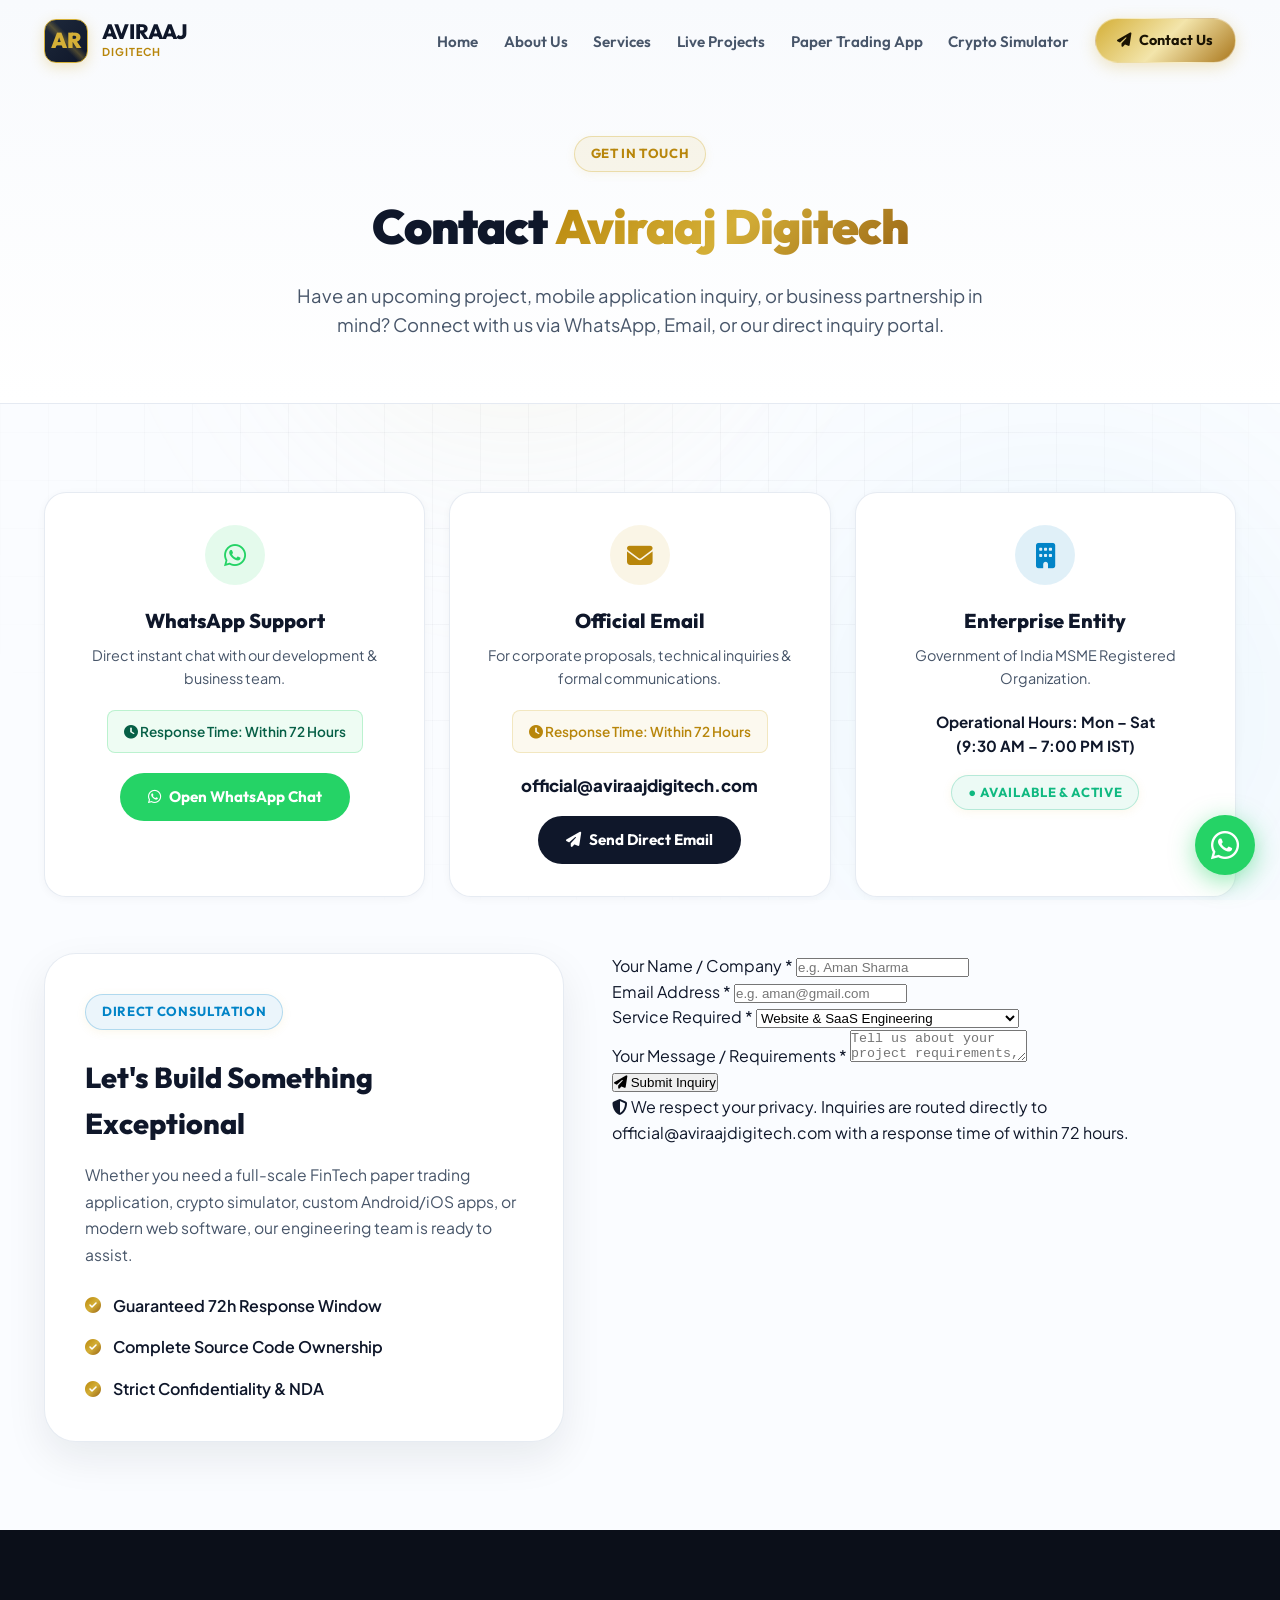
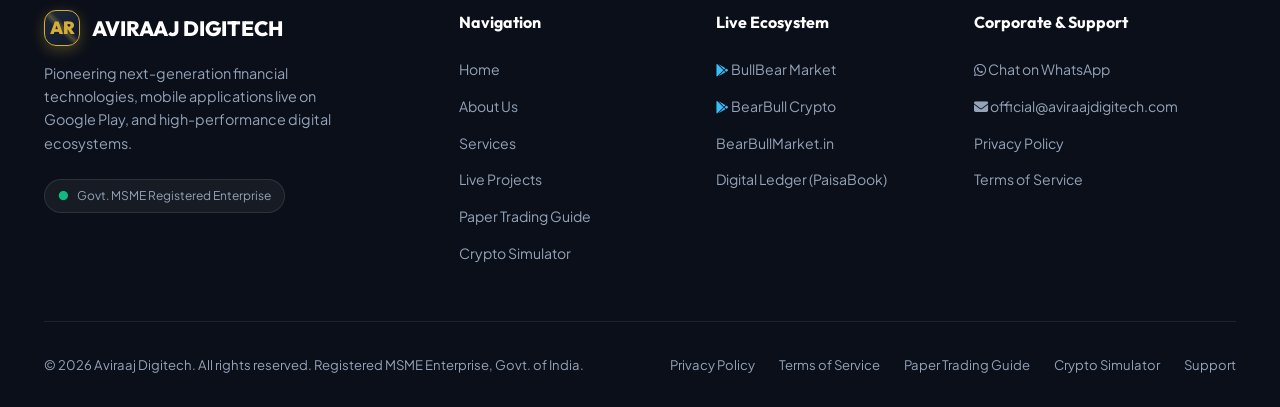
<file: contact.html>
<!DOCTYPE html>
<html lang="en">
<head>
  <meta charset="UTF-8">
  <meta name="viewport" content="width=device-width, initial-scale=1.0">
  <title>Contact Us | Aviraaj Digitech — WhatsApp & Email Support</title>
  <meta name="description" content="Contact Aviraaj Digitech for software development, FinTech crypto simulators, and mobile app inquiries. Direct WhatsApp chat and official email support with 72h response time.">
  <meta name="robots" content="index, follow">
  <link rel="canonical" href="https://aviraajdigitech.com/contact.html">

  <link rel="icon" type="image/jpeg" href="assets/logo.jpg">
  <link rel="stylesheet" href="https://cdnjs.cloudflare.com/ajax/libs/font-awesome/6.5.1/css/all.min.css">
  <link rel="stylesheet" href="css/style.css">
</head>
<body>

  <div class="ambient-bg">
    <div class="ambient-blob-1"></div>
    <div class="ambient-blob-2"></div>
    <div class="bg-grid-pattern"></div>
  </div>

  <a href="https://wa.me/918410625142?text=Hello%20Aviraaj%20Digitech%2C%20I%20want%20to%20get%20in%20touch." target="_blank" rel="noopener noreferrer" class="floating-whatsapp-btn" title="Chat on WhatsApp with Aviraaj Digitech">
    <i class="fab fa-whatsapp"></i>
  </a>

  <!-- Header Navigation -->
  <header>
    <nav class="navbar scrolled" id="navbar">
      <div class="nav-container">
        <a href="index.html" class="brand-logo">
          <div class="brand-icon-box">AR</div>
          <div class="brand-text">
            <span class="brand-name">AVIRAAJ</span>
            <span class="brand-tagline">DIGITECH</span>
          </div>
        </a>

        <ul class="nav-menu" id="navMenu">
          <li><a href="index.html" class="nav-link">Home</a></li>
          <li><a href="about.html" class="nav-link">About Us</a></li>
          <li><a href="services.html" class="nav-link">Services</a></li>
          <li><a href="projects.html" class="nav-link">Live Projects</a></li>
          <li><a href="paper-trading.html" class="nav-link">Paper Trading App</a></li>
          <li><a href="crypto-simulator.html" class="nav-link">Crypto Simulator</a></li>
          <li><a href="contact.html" class="nav-cta-btn active"><i class="fas fa-paper-plane"></i> Contact Us</a></li>
        </ul>

        <button class="mobile-toggle" id="mobileToggle" aria-label="Toggle navigation">
          <i class="fas fa-bars"></i>
        </button>
      </div>
    </nav>
  </header>

  <main>
    <!-- Page Hero Header -->
    <section class="page-hero">
      <div class="container">
        <span class="badge-tag">Get in Touch</span>
        <h1 class="page-hero-title">Contact <span class="text-gold-gradient">Aviraaj Digitech</span></h1>
        <p class="page-hero-subtitle">
          Have an upcoming project, mobile application inquiry, or business partnership in mind? Connect with us via WhatsApp, Email, or our direct inquiry portal.
        </p>
      </div>
    </section>

    <!-- Contact Hub Strip -->
    <section class="section">
      <div class="container">
        
        <div class="contact-hub-grid">
          
          <!-- Card 1: WhatsApp Support -->
          <div class="contact-hub-card">
            <div class="contact-hub-icon whatsapp">
              <i class="fab fa-whatsapp"></i>
            </div>
            <h3>WhatsApp Support</h3>
            <p>Direct instant chat with our development & business team.</p>
            
            <div style="background:rgba(37, 211, 102, 0.08); border:1px solid rgba(37, 211, 102, 0.25); padding:0.6rem 1rem; border-radius:var(--radius-sm); margin-bottom:1.25rem; font-size:0.85rem; color:#065F46; font-weight:600;">
              <i class="fas fa-clock"></i> Response Time: Within 72 Hours
            </div>

            <a href="https://wa.me/918410625142?text=Hello%20Aviraaj%20Digitech%2C%20I%20am%20interested%20in%20your%20services." target="_blank" rel="noopener noreferrer" class="btn-contact-action wa" style="padding:0.75rem 1.75rem; font-size:0.95rem;">
              <i class="fab fa-whatsapp"></i> Open WhatsApp Chat
            </a>
          </div>

          <!-- Card 2: Email Support -->
          <div class="contact-hub-card">
            <div class="contact-hub-icon email">
              <i class="fas fa-envelope"></i>
            </div>
            <h3>Official Email</h3>
            <p>For corporate proposals, technical inquiries & formal communications.</p>
            
            <div style="background:rgba(212, 175, 55, 0.08); border:1px solid rgba(212, 175, 55, 0.25); padding:0.6rem 1rem; border-radius:var(--radius-sm); margin-bottom:1.25rem; font-size:0.85rem; color:var(--primary-gold-dark); font-weight:600;">
              <i class="fas fa-clock"></i> Response Time: Within 72 Hours
            </div>

            <div style="font-size:1.05rem; font-weight:800; color:var(--text-dark); margin-bottom:1rem;">
              official@aviraajdigitech.com
            </div>

            <a href="mailto:official@aviraajdigitech.com" class="btn-contact-action mail" style="padding:0.75rem 1.75rem; font-size:0.95rem;">
              <i class="fas fa-paper-plane"></i> Send Direct Email
            </a>
          </div>

          <!-- Card 3: Enterprise Location & Hours -->
          <div class="contact-hub-card">
            <div class="contact-hub-icon location">
              <i class="fas fa-building"></i>
            </div>
            <h3>Enterprise Entity</h3>
            <p>Government of India MSME Registered Organization.</p>
            <div style="font-size:0.95rem; font-weight:700; color:var(--text-dark); margin-bottom:1rem;">
              Operational Hours: Mon – Sat<br>(9:30 AM – 7:00 PM IST)
            </div>
            <span class="badge-tag green" style="margin:0;">● Available & Active</span>
          </div>

        </div>

        <!-- Form & Details Row -->
        <div style="display:grid; grid-template-columns:1fr 1.2fr; gap:3rem; align-items:flex-start; margin-top:2rem;">
          
          <div style="background:#FFFFFF; border:1px solid var(--border-subtle); border-radius:var(--radius-xl); padding:2.5rem; box-shadow:var(--shadow-lg);">
            <span class="badge-tag blue">Direct Consultation</span>
            <h3 style="font-family:var(--font-heading); font-size:1.8rem; font-weight:800; margin:0.5rem 0 1rem 0;">
              Let's Build Something Exceptional
            </h3>
            <p style="color:var(--text-muted); font-size:0.98rem; line-height:1.7; margin-bottom:1.5rem;">
              Whether you need a full-scale FinTech paper trading application, crypto simulator, custom Android/iOS apps, or modern web software, our engineering team is ready to assist.
            </p>

            <div style="display:flex; flex-direction:column; gap:1rem;">
              <div style="display:flex; align-items:center; gap:0.75rem; color:var(--text-dark); font-weight:600;">
                <i class="fas fa-check-circle text-gold-gradient"></i> Guaranteed 72h Response Window
              </div>
              <div style="display:flex; align-items:center; gap:0.75rem; color:var(--text-dark); font-weight:600;">
                <i class="fas fa-check-circle text-gold-gradient"></i> Complete Source Code Ownership
              </div>
              <div style="display:flex; align-items:center; gap:0.75rem; color:var(--text-dark); font-weight:600;">
                <i class="fas fa-check-circle text-gold-gradient"></i> Strict Confidentiality & NDA
              </div>
            </div>
          </div>

          <!-- Contact Form -->
          <div class="contact-form-card">
            <form id="contactForm">
              <div class="form-row">
                <div class="form-group">
                  <label for="name">Your Name / Company *</label>
                  <input type="text" id="name" class="form-input" placeholder="e.g. Aman Sharma" required>
                </div>
                <div class="form-group">
                  <label for="email">Email Address *</label>
                  <input type="email" id="email" class="form-input" placeholder="e.g. aman@gmail.com" required>
                </div>
              </div>

              <div class="form-group">
                <label for="service">Service Required *</label>
                <select id="service" class="form-select" required>
                  <option value="Website & SaaS Engineering">Website & SaaS Engineering</option>
                  <option value="Mobile App Development">Mobile App Development (Android / iOS)</option>
                  <option value="Crypto Simulators & Paper Trading">Crypto Simulators & Paper Trading</option>
                  <option value="FinTech & Trading Platforms">FinTech & Trading Platforms</option>
                  <option value="Gaming & Arcade Applications">Gaming & Arcade Applications</option>
                  <option value="UI/UX & 3D Interactive Design">UI/UX & 3D Interactive Design</option>
                  <option value="Content, SEO & Digital Growth">Content, SEO & Digital Growth</option>
                  <option value="General Business Inquiry">General Business Inquiry</option>
                </select>
              </div>

              <div class="form-group">
                <label for="message">Your Message / Requirements *</label>
                <textarea id="message" class="form-textarea" placeholder="Tell us about your project requirements, goals, or questions..." required></textarea>
              </div>

              <button type="submit" class="btn-submit-form">
                <i class="fas fa-paper-plane"></i> Submit Inquiry
              </button>

              <div id="formResponse" style="display:none;"></div>

              <p class="form-notice">
                <i class="fas fa-shield-alt"></i> We respect your privacy. Inquiries are routed directly to official@aviraajdigitech.com with a response time of within 72 hours.
              </p>
            </form>
          </div>

        </div>

      </div>
    </section>
  </main>

  <footer class="footer">
    <div class="container">
      <div class="footer-top-grid">
        <div class="footer-brand">
          <div style="display:flex; align-items:center; gap:0.75rem; margin-bottom:1rem;">
            <div class="brand-icon-box" style="width:36px; height:36px; font-size:1.1rem;">AR</div>
            <h3 style="margin:0; font-size:1.3rem;">AVIRAAJ DIGITECH</h3>
          </div>
          <p>Pioneering next-generation financial technologies, mobile applications live on Google Play, and high-performance digital ecosystems.</p>
          <div style="display:inline-flex; align-items:center; gap:0.5rem; background:rgba(255,255,255,0.05); padding:0.4rem 0.8rem; border-radius:20px; font-size:0.75rem; border:1px solid rgba(255,255,255,0.1);">
            <span style="color:#10B981;">●</span> Govt. MSME Registered Enterprise
          </div>
        </div>

        <div class="footer-col">
          <h4>Navigation</h4>
          <ul class="footer-links">
            <li class="footer-link"><a href="index.html">Home</a></li>
            <li class="footer-link"><a href="about.html">About Us</a></li>
            <li class="footer-link"><a href="services.html">Services</a></li>
            <li class="footer-link"><a href="projects.html">Live Projects</a></li>
            <li class="footer-link"><a href="paper-trading.html">Paper Trading Guide</a></li>
            <li class="footer-link"><a href="crypto-simulator.html">Crypto Simulator</a></li>
          </ul>
        </div>

        <div class="footer-col">
          <h4>Live Ecosystem</h4>
          <ul class="footer-links">
            <li class="footer-link"><a href="https://bullbearmarket.in" target="_blank" rel="noopener noreferrer"><i class="fab fa-google-play" style="color:#38BDF8; font-size:0.8rem;"></i> BullBear Market</a></li>
            <li class="footer-link"><a href="https://bearbullmarket.in" target="_blank" rel="noopener noreferrer"><i class="fab fa-google-play" style="color:#38BDF8; font-size:0.8rem;"></i> BearBull Crypto</a></li>
            <li class="footer-link"><a href="https://bearbullmarket.in" target="_blank" rel="noopener noreferrer">BearBullMarket.in</a></li>
            <li class="footer-link"><a href="projects.html">Digital Ledger (PaisaBook)</a></li>
          </ul>
        </div>

        <div class="footer-col">
          <h4>Corporate & Support</h4>
          <ul class="footer-links">
            <li class="footer-link"><a href="https://wa.me/918410625142?text=Hello%20Aviraaj%20Digitech%2C%20I%20have%20an%20inquiry." target="_blank" rel="noopener noreferrer"><i class="fab fa-whatsapp"></i> Chat on WhatsApp</a></li>
            <li class="footer-link"><a href="mailto:official@aviraajdigitech.com"><i class="fas fa-envelope"></i> official@aviraajdigitech.com</a></li>
            <li class="footer-link"><a href="privacy.html">Privacy Policy</a></li>
            <li class="footer-link"><a href="terms.html">Terms of Service</a></li>
          </ul>
        </div>
      </div>

      <div class="footer-bottom">
        <div>© 2026 Aviraaj Digitech. All rights reserved. Registered MSME Enterprise, Govt. of India.</div>
        <div class="footer-legal-links">
          <a href="privacy.html">Privacy Policy</a>
          <a href="terms.html">Terms of Service</a>
          <a href="paper-trading.html">Paper Trading Guide</a>
          <a href="crypto-simulator.html">Crypto Simulator</a>
          <a href="contact.html">Support</a>
        </div>
      </div>
    </div>
  </footer>

  <script src="js/main.js"></script>
</body>
</html>
</file>
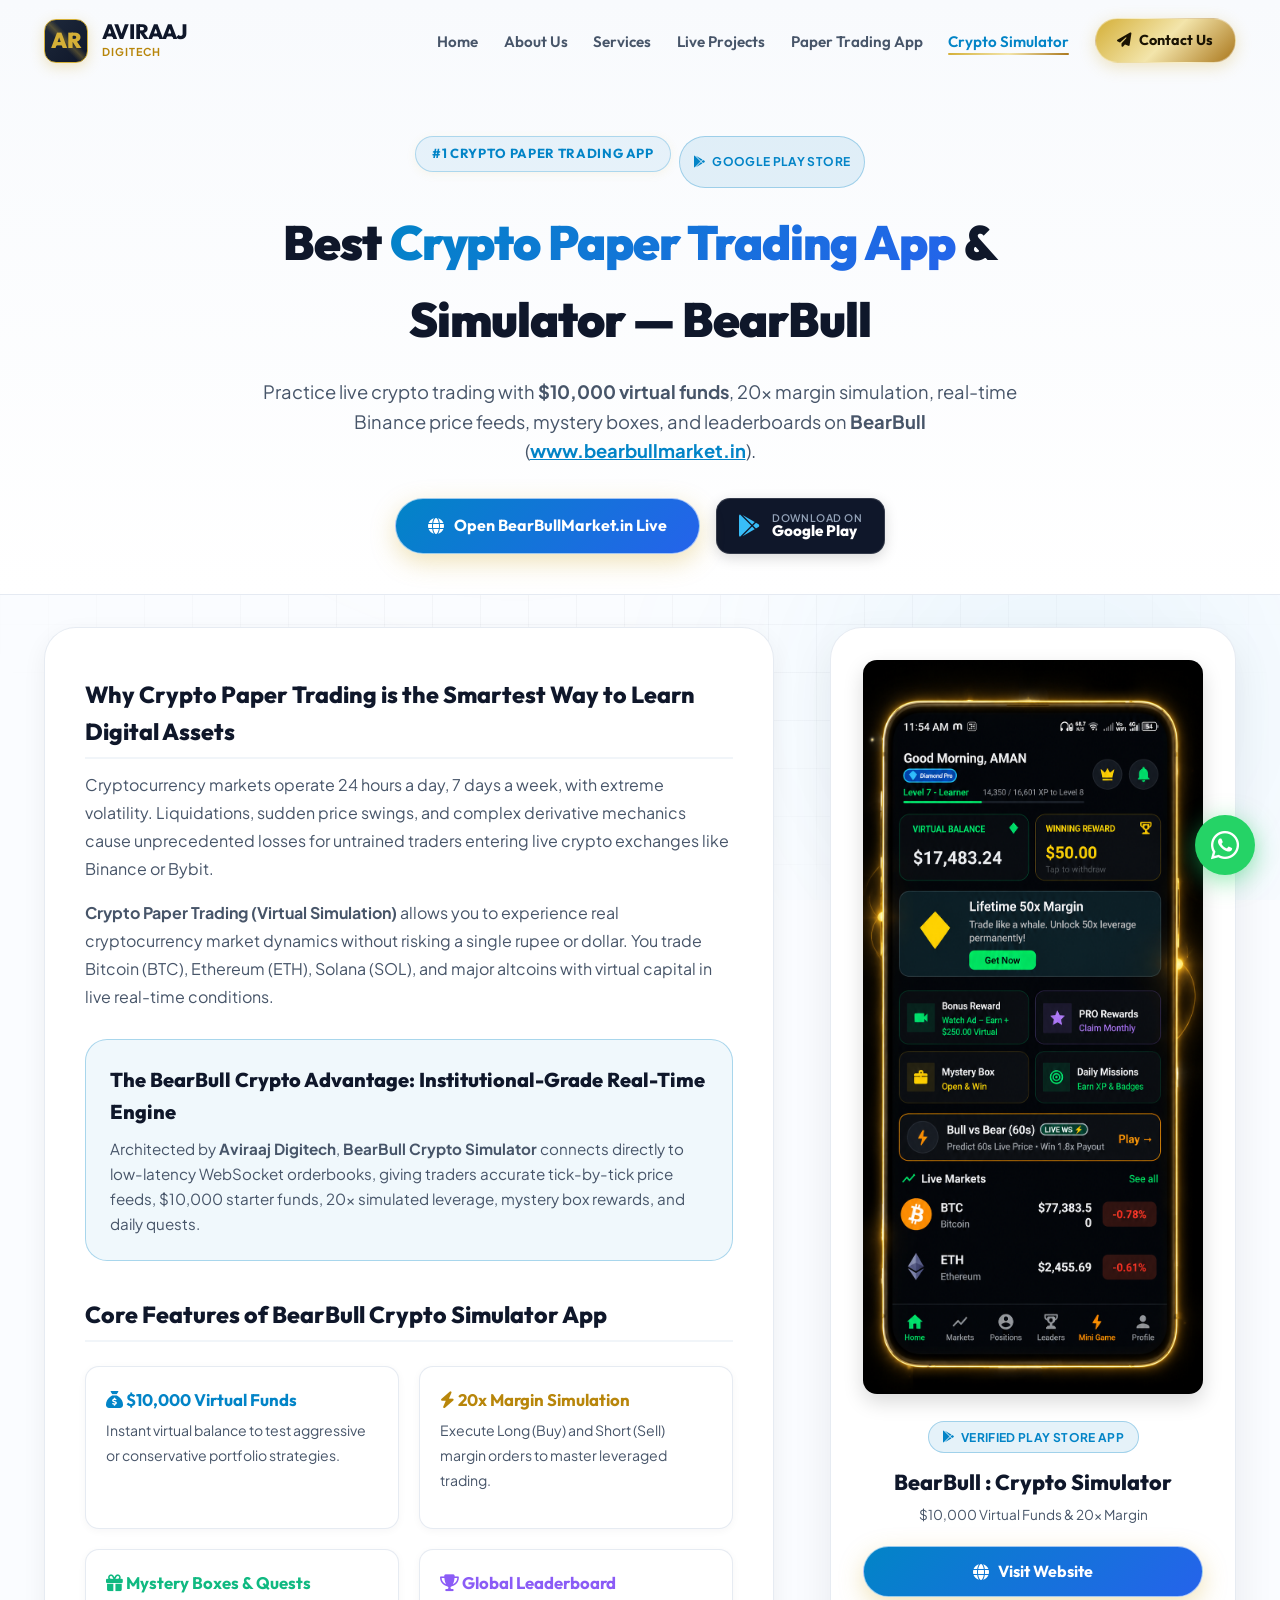
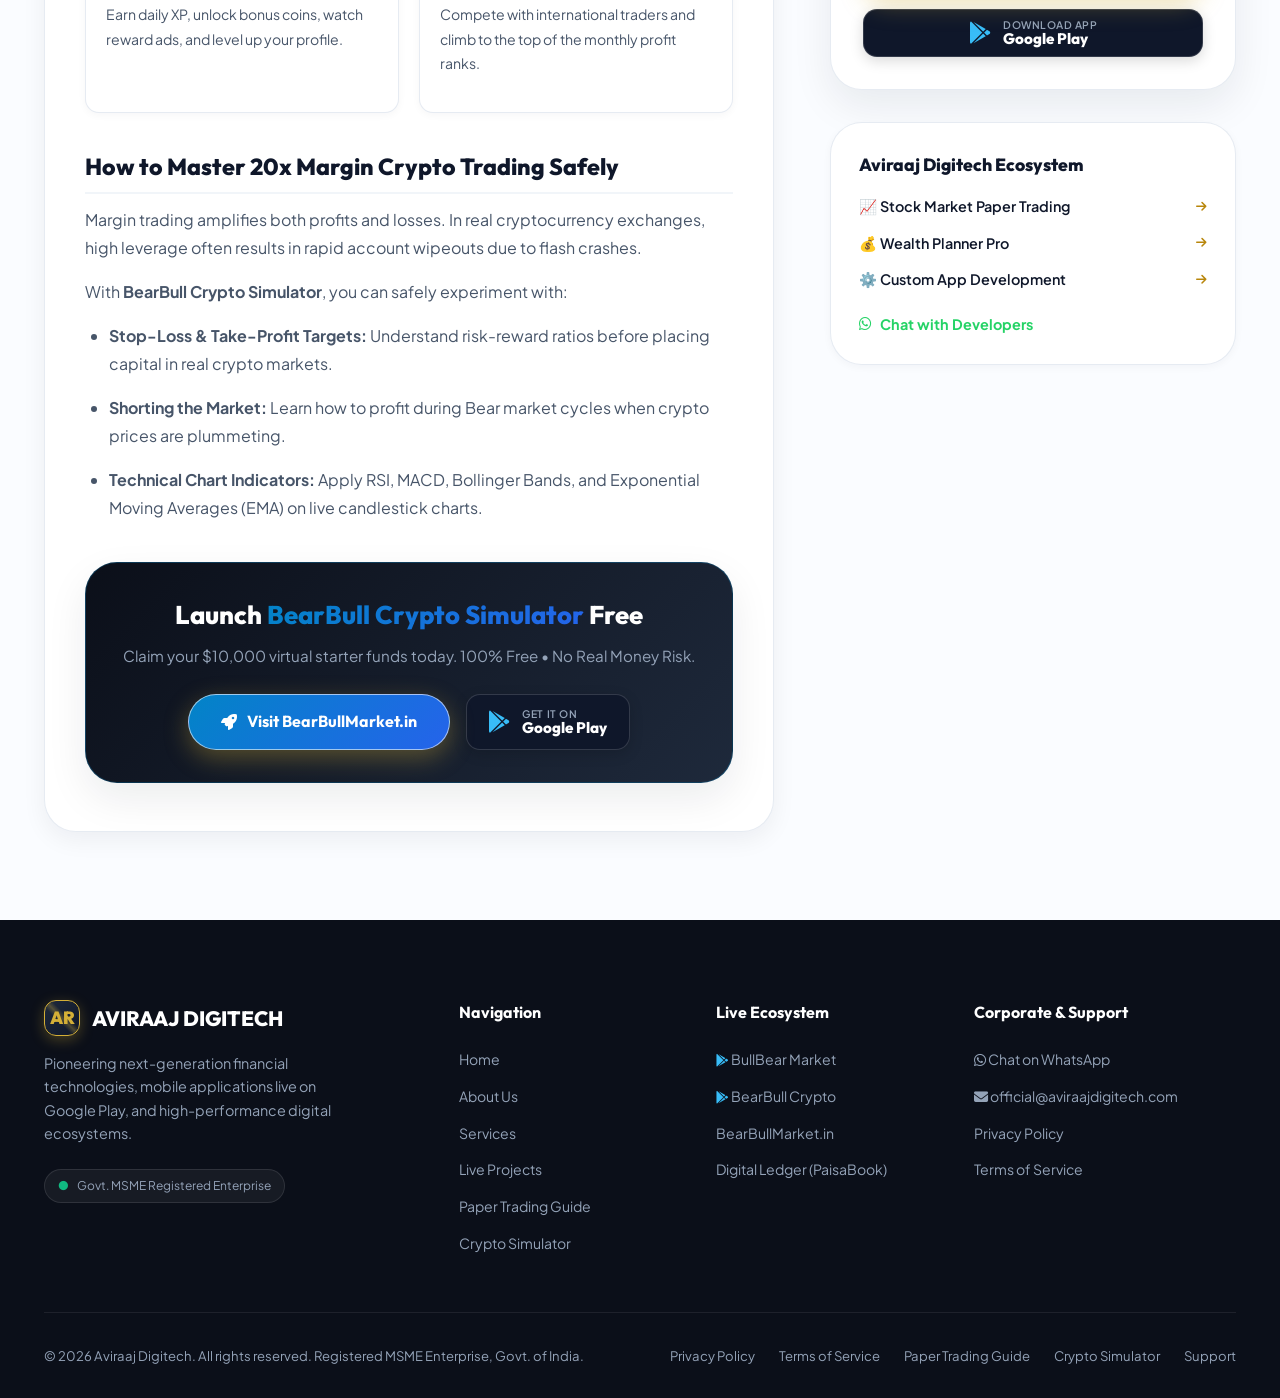
<file: crypto-simulator.html>
<!DOCTYPE html>
<html lang="en">
<head>
  <meta charset="UTF-8">
  <meta name="viewport" content="width=device-width, initial-scale=1.0">
  
  <!-- SEO & GEO Optimization for Crypto Paper Trading & Simulator -->
  <title>Best Crypto Paper Trading App & Simulator | BearBull by Aviraaj Digitech</title>
  <meta name="title" content="Best Crypto Paper Trading App & Simulator | BearBull by Aviraaj Digitech">
  <meta name="description" content="Discover BearBull Crypto Simulator: The #1 risk-free crypto paper trading app. Trade Bitcoin, Ethereum, and Altcoins with $10,000 virtual funds, 20x margin, real-time Binance data feeds, leaderboards, and rewards. Download on Google Play.">
  <meta name="keywords" content="crypto paper trading app, best crypto simulator app, bearbull crypto simulator, crypto trading with virtual money, $10k virtual funds crypto simulator, bitcoin simulator app, ethereum paper trading, virtual crypto trading app india, crypto trading simulator android, risk free crypto practice, 20x margin crypto simulator, aviraaj digitech apps">
  <meta name="author" content="Aviraaj Digitech">
  <meta name="robots" content="index, follow, max-snippet:-1, max-image-preview:large, max-video-preview:-1">
  <link rel="canonical" href="https://aviraajdigitech.com/crypto-simulator.html">

  <!-- Open Graph -->
  <meta property="og:type" content="article">
  <meta property="og:url" content="https://aviraajdigitech.com/crypto-simulator.html">
  <meta property="og:title" content="Best Crypto Paper Trading App & Simulator | BearBull Crypto">
  <meta property="og:description" content="Practice crypto trading with $10,000 virtual funds, 20x margin, real-time Binance data feeds, global leaderboards, and mystery rewards. Zero financial risk.">
  <meta property="og:image" content="https://bearbullmarket.in/logo.png">
  <meta property="og:site_name" content="Aviraaj Digitech">

  <!-- Favicon & Icons -->
  <link rel="icon" type="image/jpeg" href="assets/logo.jpg">
  <link rel="stylesheet" href="https://cdnjs.cloudflare.com/ajax/libs/font-awesome/6.5.1/css/all.min.css">
  <link rel="stylesheet" href="css/style.css">

  <!-- Schema.org Rich Structured Data (TechArticle + SoftwareApplication + FAQPage) -->
  <script type="application/ld+json">
  {
    "@context": "https://schema.org",
    "@graph": [
      {
        "@type": "TechArticle",
        "@id": "https://aviraajdigitech.com/crypto-simulator.html#article",
        "headline": "Best Crypto Paper Trading App: Master Cryptocurrency Trading with BearBull Simulator",
        "description": "A comprehensive guide on how BearBull Crypto Simulator enables crypto traders to practice Bitcoin, Ethereum, and Altcoin trading with $10,000 virtual funds and live Binance orderbook feeds.",
        "author": {
          "@type": "Organization",
          "name": "Aviraaj Digitech",
          "url": "https://aviraajdigitech.com"
        },
        "publisher": {
          "@type": "Organization",
          "name": "Aviraaj Digitech",
          "logo": {
            "@type": "ImageObject",
            "url": "https://aviraajdigitech.com/assets/logo.jpg"
          }
        },
        "mainEntityOfPage": "https://aviraajdigitech.com/crypto-simulator.html",
        "datePublished": "2026-08-30",
        "dateModified": "2026-08-30"
      },
      {
        "@type": "SoftwareApplication",
        "@id": "https://bearbullmarket.in/#app",
        "name": "BearBull : Crypto Simulator",
        "operatingSystem": "Android, Web",
        "applicationCategory": "FinanceApplication",
        "offers": {
          "@type": "Offer",
          "price": "0",
          "priceCurrency": "USD"
        },
        "aggregateRating": {
          "@type": "AggregateRating",
          "ratingValue": "4.9",
          "ratingCount": "12800"
        },
        "description": "Risk-free cryptocurrency paper trading application with live Binance market data, $10,000 virtual funds, 20x margin capabilities, and monthly leaderboard rewards."
      },
      {
        "@type": "FAQPage",
        "mainEntity": [
          {
            "@type": "Question",
            "name": "What is BearBull Crypto Simulator?",
            "acceptedAnswer": {
              "@type": "Answer",
              "text": "BearBull Crypto Simulator is a free paper trading app that lets you practice trading Bitcoin, Ethereum, Solana, and 50+ crypto pairs using $10,000 in virtual funds with real-time Binance live market feeds."
            }
          },
          {
            "@type": "Question",
            "name": "Can I trade with 20x margin leverage in the simulator?",
            "acceptedAnswer": {
              "@type": "Answer",
              "text": "Yes, BearBull allows you to experience realistic 20x margin trading (Long and Short positions) in a completely safe, risk-free simulation environment without losing real money."
            }
          },
          {
            "@type": "Question",
            "name": "Where can I access BearBull Crypto Simulator?",
            "acceptedAnswer": {
              "@type": "Answer",
              "text": "You can use the live web app at www.bearbullmarket.in and download the official Android application directly from the Google Play Store."
            }
          }
        ]
      }
    ]
  }
  </script>
</head>
<body>

  <div class="ambient-bg">
    <div class="ambient-blob-1"></div>
    <div class="ambient-blob-2"></div>
    <div class="bg-grid-pattern"></div>
  </div>

  <a href="https://wa.me/918410625142?text=Hello%20Aviraaj%20Digitech%2C%20I%20want%20to%20know%20more%20about%20the%20BearBull%20Crypto%20Simulator." target="_blank" rel="noopener noreferrer" class="floating-whatsapp-btn" title="Chat on WhatsApp with Aviraaj Digitech">
    <i class="fab fa-whatsapp"></i>
  </a>

  <!-- Header Navigation -->
  <header>
    <nav class="navbar scrolled" id="navbar">
      <div class="nav-container">
        <a href="index.html" class="brand-logo">
          <div class="brand-icon-box">AR</div>
          <div class="brand-text">
            <span class="brand-name">AVIRAAJ</span>
            <span class="brand-tagline">DIGITECH</span>
          </div>
        </a>

        <ul class="nav-menu" id="navMenu">
          <li><a href="index.html" class="nav-link">Home</a></li>
          <li><a href="about.html" class="nav-link">About Us</a></li>
          <li><a href="services.html" class="nav-link">Services</a></li>
          <li><a href="projects.html" class="nav-link">Live Projects</a></li>
          <li><a href="paper-trading.html" class="nav-link">Paper Trading App</a></li>
          <li><a href="crypto-simulator.html" class="nav-link active" style="color:var(--tech-blue);">Crypto Simulator</a></li>
          <li><a href="contact.html" class="nav-cta-btn"><i class="fas fa-paper-plane"></i> Contact Us</a></li>
        </ul>

        <button class="mobile-toggle" id="mobileToggle" aria-label="Toggle navigation">
          <i class="fas fa-bars"></i>
        </button>
      </div>
    </nav>
  </header>

  <main>
    <!-- Article Hero Banner -->
    <section class="page-hero" style="padding-bottom: 2.5rem;">
      <div class="container">
        <div style="display:flex; justify-content:center; gap:0.5rem; flex-wrap:wrap; margin-bottom:1rem;">
          <span class="badge-tag blue">#1 Crypto Paper Trading App</span>
          <span class="badge-playstore-live"><i class="fab fa-google-play"></i> Google Play Store</span>
        </div>
        
        <h1 class="page-hero-title" style="max-width:920px; margin:0 auto 1.25rem auto;">
          Best <span class="text-blue-gradient">Crypto Paper Trading App</span> & Simulator — BearBull
        </h1>
        
        <p class="page-hero-subtitle" style="max-width:780px;">
          Practice live crypto trading with <strong>$10,000 virtual funds</strong>, 20x margin simulation, real-time Binance price feeds, mystery boxes, and leaderboards on <strong>BearBull</strong> (<a href="https://bearbullmarket.in" target="_blank" rel="noopener noreferrer" style="color:var(--tech-blue); font-weight:700;">www.bearbullmarket.in</a>).
        </p>

        <!-- Quick CTAs -->
        <div style="display:flex; justify-content:center; gap:1rem; margin-top:2rem; flex-wrap:wrap;">
          <a href="https://bearbullmarket.in" target="_blank" rel="noopener noreferrer" class="btn-primary-3d" style="background:var(--tech-blue-gradient); color:#FFFFFF;">
            <i class="fas fa-globe"></i> Open BearBullMarket.in Live
          </a>
          <a href="https://bearbullmarket.in" target="_blank" rel="noopener noreferrer" class="btn-playstore">
            <i class="fab fa-google-play"></i>
            <div class="btn-playstore-text">
              <span class="small">DOWNLOAD ON</span>
              <span class="big">Google Play</span>
            </div>
          </a>
        </div>
      </div>
    </section>

    <!-- Deep Dive Content Section -->
    <section class="section" style="padding-top: 2rem;">
      <div class="container">
        <div style="display:grid; grid-template-columns: 1.8fr 1fr; gap:3.5rem; align-items:flex-start;">
          
          <!-- Article Body -->
          <article class="legal-content-card" style="margin:0; padding:3rem 2.5rem;">
            
            <h2>Why Crypto Paper Trading is the Smartest Way to Learn Digital Assets</h2>
            <p>
              Cryptocurrency markets operate 24 hours a day, 7 days a week, with extreme volatility. Liquidations, sudden price swings, and complex derivative mechanics cause unprecedented losses for untrained traders entering live crypto exchanges like Binance or Bybit.
            </p>
            <p>
              <strong>Crypto Paper Trading (Virtual Simulation)</strong> allows you to experience real cryptocurrency market dynamics without risking a single rupee or dollar. You trade Bitcoin (BTC), Ethereum (ETH), Solana (SOL), and major altcoins with virtual capital in live real-time conditions.
            </p>

            <div style="background:rgba(2, 132, 199, 0.06); border:1px solid rgba(2, 132, 199, 0.3); padding:1.5rem; border-radius:var(--radius-lg); margin:1.75rem 0;">
              <h3 style="font-family:var(--font-heading); font-size:1.25rem; font-weight:800; color:var(--text-dark); margin-bottom:0.5rem;">
                The BearBull Crypto Advantage: Institutional-Grade Real-Time Engine
              </h3>
              <p style="color:var(--text-muted); font-size:0.95rem; line-height:1.65; margin:0;">
                Architected by <strong>Aviraaj Digitech</strong>, <strong>BearBull Crypto Simulator</strong> connects directly to low-latency WebSocket orderbooks, giving traders accurate tick-by-tick price feeds, $10,000 starter funds, 20x simulated leverage, mystery box rewards, and daily quests.
              </p>
            </div>

            <h2>Core Features of BearBull Crypto Simulator App</h2>
            
            <div style="display:grid; grid-template-columns:1fr 1fr; gap:1.25rem; margin:1.5rem 0 2rem 0;">
              <div style="background:#FFFFFF; border:1px solid var(--border-subtle); padding:1.25rem; border-radius:var(--radius-md); box-shadow:var(--shadow-sm);">
                <h4 style="font-family:var(--font-heading); color:var(--tech-blue); font-size:1.05rem; font-weight:700;"><i class="fas fa-sack-dollar"></i> $10,000 Virtual Funds</h4>
                <p style="font-size:0.88rem; color:var(--text-muted); margin-top:0.3rem;">Instant virtual balance to test aggressive or conservative portfolio strategies.</p>
              </div>

              <div style="background:#FFFFFF; border:1px solid var(--border-subtle); padding:1.25rem; border-radius:var(--radius-md); box-shadow:var(--shadow-sm);">
                <h4 style="font-family:var(--font-heading); color:var(--primary-gold-dark); font-size:1.05rem; font-weight:700;"><i class="fas fa-bolt"></i> 20x Margin Simulation</h4>
                <p style="font-size:0.88rem; color:var(--text-muted); margin-top:0.3rem;">Execute Long (Buy) and Short (Sell) margin orders to master leveraged trading.</p>
              </div>

              <div style="background:#FFFFFF; border:1px solid var(--border-subtle); padding:1.25rem; border-radius:var(--radius-md); box-shadow:var(--shadow-sm);">
                <h4 style="font-family:var(--font-heading); color:var(--fintech-green); font-size:1.05rem; font-weight:700;"><i class="fas fa-gift"></i> Mystery Boxes & Quests</h4>
                <p style="font-size:0.88rem; color:var(--text-muted); margin-top:0.3rem;">Earn daily XP, unlock bonus coins, watch reward ads, and level up your profile.</p>
              </div>

              <div style="background:#FFFFFF; border:1px solid var(--border-subtle); padding:1.25rem; border-radius:var(--radius-md); box-shadow:var(--shadow-sm);">
                <h4 style="font-family:var(--font-heading); color:#8B5CF6; font-size:1.05rem; font-weight:700;"><i class="fas fa-trophy"></i> Global Leaderboard</h4>
                <p style="font-size:0.88rem; color:var(--text-muted); margin-top:0.3rem;">Compete with international traders and climb to the top of the monthly profit ranks.</p>
              </div>
            </div>

            <h2>How to Master 20x Margin Crypto Trading Safely</h2>
            <p>
              Margin trading amplifies both profits and losses. In real cryptocurrency exchanges, high leverage often results in rapid account wipeouts due to flash crashes. 
            </p>
            <p>
              With <strong>BearBull Crypto Simulator</strong>, you can safely experiment with:
            </p>
            <ul>
              <li><strong>Stop-Loss & Take-Profit Targets:</strong> Understand risk-reward ratios before placing capital in real crypto markets.</li>
              <li><strong>Shorting the Market:</strong> Learn how to profit during Bear market cycles when crypto prices are plummeting.</li>
              <li><strong>Technical Chart Indicators:</strong> Apply RSI, MACD, Bollinger Bands, and Exponential Moving Averages (EMA) on live candlestick charts.</li>
            </ul>

            <!-- Bottom CTA Banner -->
            <div style="background:linear-gradient(135deg, #0B0F19 0%, #1E293B 100%); color:#FFFFFF; padding:2rem; border-radius:var(--radius-xl); margin-top:2.5rem; text-align:center; box-shadow:var(--shadow-lg); border:1px solid rgba(2, 132, 199, 0.3);">
              <h3 style="font-family:var(--font-heading); font-size:1.6rem; font-weight:800; color:#FFFFFF; margin-bottom:0.5rem;">
                Launch <span class="text-blue-gradient">BearBull Crypto Simulator</span> Free
              </h3>
              <p style="color:#94A3B8; font-size:0.95rem; margin-bottom:1.5rem;">
                Claim your $10,000 virtual starter funds today. 100% Free • No Real Money Risk.
              </p>
              <div style="display:flex; justify-content:center; gap:1rem; flex-wrap:wrap;">
                <a href="https://bearbullmarket.in" target="_blank" rel="noopener noreferrer" class="btn-primary-3d" style="background:var(--tech-blue-gradient); color:#FFFFFF;">
                  <i class="fas fa-rocket"></i> Visit BearBullMarket.in
                </a>
                <a href="https://bearbullmarket.in" target="_blank" rel="noopener noreferrer" class="btn-playstore">
                  <i class="fab fa-google-play"></i>
                  <div class="btn-playstore-text">
                    <span class="small">GET IT ON</span>
                    <span class="big">Google Play</span>
                  </div>
                </a>
              </div>
            </div>

          </article>

          <!-- Sidebar: App Showcase & Quick Links -->
          <aside style="display:flex; flex-direction:column; gap:2rem; position:sticky; top:90px;">
            
            <!-- App Card Widget -->
            <div style="background:#FFFFFF; border:1px solid var(--border-subtle); border-radius:var(--radius-xl); padding:2rem; box-shadow:var(--shadow-lg); text-align:center;">
              <img src="assets/bullbear-pro-game.png" alt="BearBull Crypto Simulator" style="max-width:100%; border-radius:14px; box-shadow:0 8px 20px rgba(0,0,0,0.15); margin-bottom:1.25rem;">
              
              <span class="badge-playstore-live" style="margin-bottom:0.75rem;"><i class="fab fa-google-play"></i> Verified Play Store App</span>
              <h3 style="font-family:var(--font-heading); font-size:1.35rem; font-weight:800; margin-bottom:0.25rem;">BearBull : Crypto Simulator</h3>
              <p style="font-size:0.85rem; color:var(--text-muted); margin-bottom:1.25rem;">$10,000 Virtual Funds & 20x Margin</p>

              <div style="display:flex; flex-direction:column; gap:0.75rem;">
                <a href="https://bearbullmarket.in" target="_blank" rel="noopener noreferrer" class="btn-primary-3d" style="width:100%; justify-content:center; padding:0.75rem; background:var(--tech-blue-gradient); color:#FFFFFF;">
                  <i class="fas fa-globe"></i> Visit Website
                </a>
                <a href="https://bearbullmarket.in" target="_blank" rel="noopener noreferrer" class="btn-playstore" style="width:100%; justify-content:center;">
                  <i class="fab fa-google-play"></i>
                  <div class="btn-playstore-text">
                    <span class="small">DOWNLOAD APP</span>
                    <span class="big">Google Play</span>
                  </div>
                </a>
              </div>
            </div>

            <!-- Interlinked Ecosystem Links -->
            <div style="background:#FFFFFF; border:1px solid var(--border-subtle); border-radius:var(--radius-xl); padding:1.75rem; box-shadow:var(--shadow-sm);">
              <h4 style="font-family:var(--font-heading); font-size:1.1rem; font-weight:800; margin-bottom:1rem;">Aviraaj Digitech Ecosystem</h4>
              
              <ul style="list-style:none; display:flex; flex-direction:column; gap:0.85rem; padding:0;">
                <li>
                  <a href="paper-trading.html" style="color:var(--text-dark); text-decoration:none; font-weight:600; font-size:0.9rem; display:flex; align-items:center; justify-content:space-between;">
                    <span>📈 Stock Market Paper Trading</span>
                    <i class="fas fa-arrow-right" style="color:var(--primary-gold-dark); font-size:0.75rem;"></i>
                  </a>
                </li>
                <li>
                  <a href="projects.html" style="color:var(--text-dark); text-decoration:none; font-weight:600; font-size:0.9rem; display:flex; align-items:center; justify-content:space-between;">
                    <span>💰 Wealth Planner Pro</span>
                    <i class="fas fa-arrow-right" style="color:var(--primary-gold-dark); font-size:0.75rem;"></i>
                  </a>
                </li>
                <li>
                  <a href="services.html" style="color:var(--text-dark); text-decoration:none; font-weight:600; font-size:0.9rem; display:flex; align-items:center; justify-content:space-between;">
                    <span>⚙️ Custom App Development</span>
                    <i class="fas fa-arrow-right" style="color:var(--primary-gold-dark); font-size:0.75rem;"></i>
                  </a>
                </li>
                <li>
                  <a href="https://wa.me/918410625142" target="_blank" rel="noopener noreferrer" style="color:#25D366; text-decoration:none; font-weight:700; font-size:0.9rem; display:flex; align-items:center; gap:0.5rem; margin-top:0.5rem;">
                    <i class="fab fa-whatsapp"></i> Chat with Developers
                  </a>
                </li>
              </ul>
            </div>

          </aside>

        </div>
      </div>
    </section>
  </main>

  <!-- FOOTER -->
  <footer class="footer">
    <div class="container">
      <div class="footer-top-grid">
        <div class="footer-brand">
          <div style="display:flex; align-items:center; gap:0.75rem; margin-bottom:1rem;">
            <div class="brand-icon-box" style="width:36px; height:36px; font-size:1.1rem;">AR</div>
            <h3 style="margin:0; font-size:1.3rem;">AVIRAAJ DIGITECH</h3>
          </div>
          <p>Pioneering next-generation financial technologies, mobile applications live on Google Play, and high-performance digital ecosystems.</p>
          <div style="display:inline-flex; align-items:center; gap:0.5rem; background:rgba(255,255,255,0.05); padding:0.4rem 0.8rem; border-radius:20px; font-size:0.75rem; border:1px solid rgba(255,255,255,0.1);">
            <span style="color:#10B981;">●</span> Govt. MSME Registered Enterprise
          </div>
        </div>

        <div class="footer-col">
          <h4>Navigation</h4>
          <ul class="footer-links">
            <li class="footer-link"><a href="index.html">Home</a></li>
            <li class="footer-link"><a href="about.html">About Us</a></li>
            <li class="footer-link"><a href="services.html">Services</a></li>
            <li class="footer-link"><a href="projects.html">Live Projects</a></li>
            <li class="footer-link"><a href="paper-trading.html">Paper Trading Guide</a></li>
            <li class="footer-link"><a href="crypto-simulator.html">Crypto Simulator</a></li>
          </ul>
        </div>

        <div class="footer-col">
          <h4>Live Ecosystem</h4>
          <ul class="footer-links">
            <li class="footer-link"><a href="https://bullbearmarket.in" target="_blank" rel="noopener noreferrer"><i class="fab fa-google-play" style="color:#38BDF8; font-size:0.8rem;"></i> BullBear Market</a></li>
            <li class="footer-link"><a href="https://bearbullmarket.in" target="_blank" rel="noopener noreferrer"><i class="fab fa-google-play" style="color:#38BDF8; font-size:0.8rem;"></i> BearBull Crypto</a></li>
            <li class="footer-link"><a href="https://bearbullmarket.in" target="_blank" rel="noopener noreferrer">BearBullMarket.in</a></li>
            <li class="footer-link"><a href="projects.html">Digital Ledger (PaisaBook)</a></li>
          </ul>
        </div>

        <div class="footer-col">
          <h4>Corporate & Support</h4>
          <ul class="footer-links">
            <li class="footer-link"><a href="https://wa.me/918410625142?text=Hello%20Aviraaj%20Digitech%2C%20I%20have%20an%20inquiry." target="_blank" rel="noopener noreferrer"><i class="fab fa-whatsapp"></i> Chat on WhatsApp</a></li>
            <li class="footer-link"><a href="mailto:official@aviraajdigitech.com"><i class="fas fa-envelope"></i> official@aviraajdigitech.com</a></li>
            <li class="footer-link"><a href="privacy.html">Privacy Policy</a></li>
            <li class="footer-link"><a href="terms.html">Terms of Service</a></li>
          </ul>
        </div>
      </div>

      <div class="footer-bottom">
        <div>© 2026 Aviraaj Digitech. All rights reserved. Registered MSME Enterprise, Govt. of India.</div>
        <div class="footer-legal-links">
          <a href="privacy.html">Privacy Policy</a>
          <a href="terms.html">Terms of Service</a>
          <a href="paper-trading.html">Paper Trading Guide</a>
          <a href="crypto-simulator.html">Crypto Simulator</a>
          <a href="contact.html">Support</a>
        </div>
      </div>
    </div>
  </footer>

  <script src="js/main.js"></script>
</body>
</html>
</file>
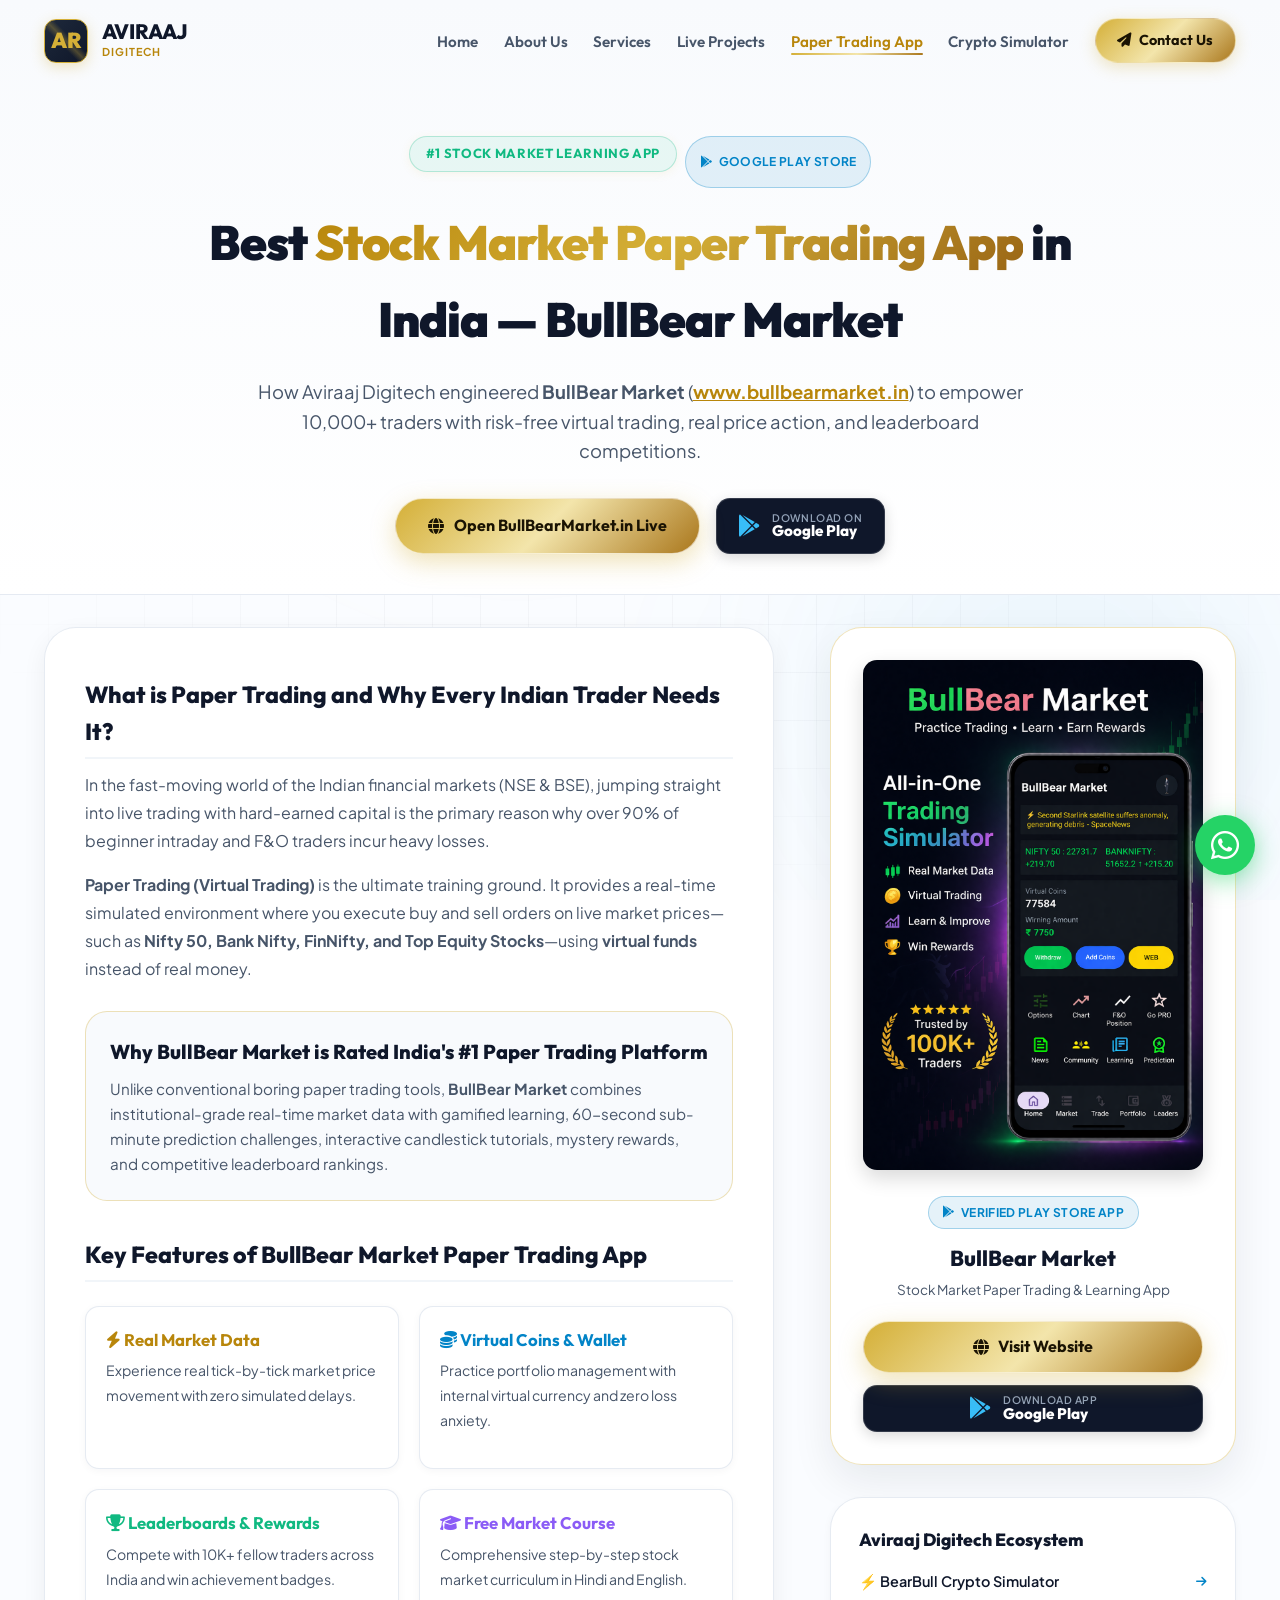
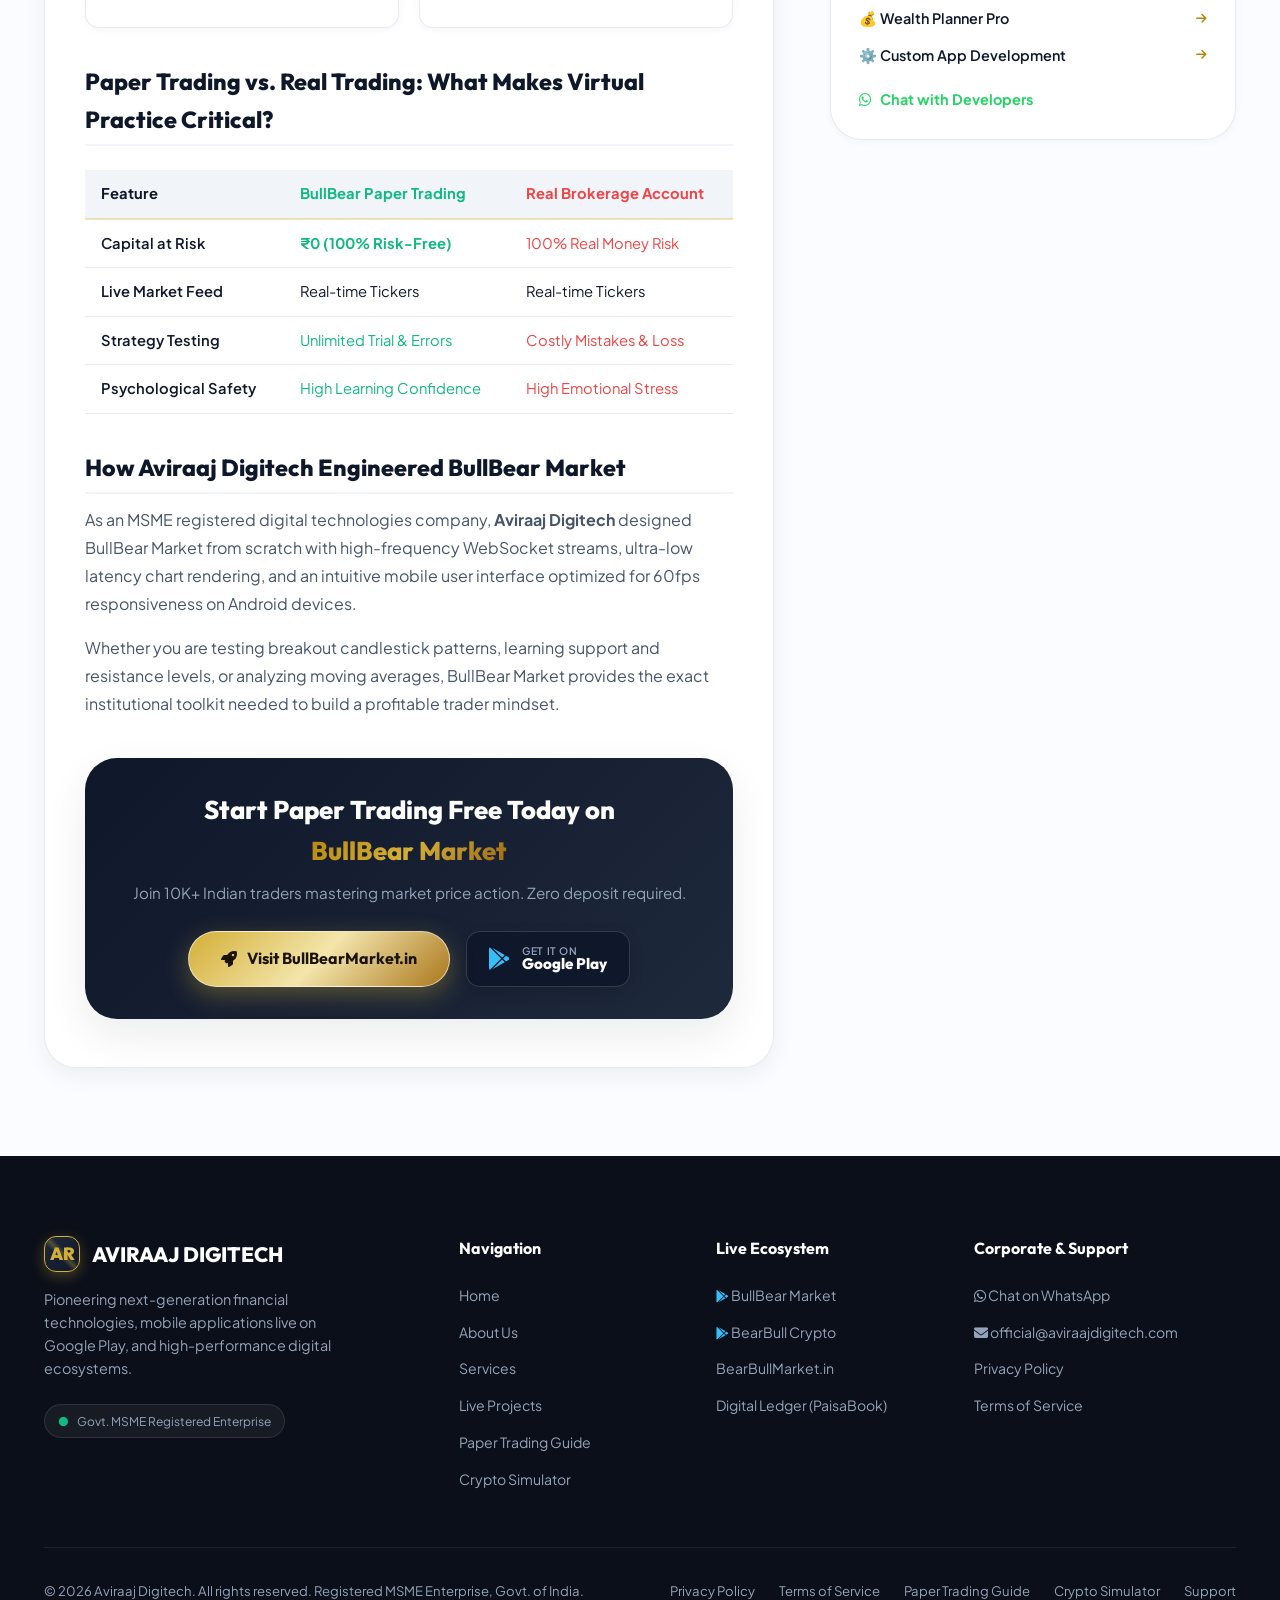
<file: paper-trading.html>
<!DOCTYPE html>
<html lang="en">
<head>
  <meta charset="UTF-8">
  <meta name="viewport" content="width=device-width, initial-scale=1.0">
  
  <!-- SEO Optimization for Paper Trading App -->
  <title>Best Stock Market Paper Trading App in India | BullBear Market by Aviraaj Digitech</title>
  <meta name="title" content="Best Stock Market Paper Trading App in India | BullBear Market by Aviraaj Digitech">
  <meta name="description" content="Discover BullBear Market: India's leading free stock market paper trading app. Practice trading Nifty 50, Bank Nifty, and stocks with virtual money in real market conditions. No real money risk. Download on Google Play Store.">
  <meta name="keywords" content="stock market paper trading app, best paper trading app india, virtual trading app india, paper trading app for beginners, share market learning app, bullbear market paper trading, intraday paper trading app, nifty paper trading, option trading paper trading app, free stock market simulator india, aviraaj digitech apps">
  <meta name="author" content="Aviraaj Digitech">
  <meta name="robots" content="index, follow, max-snippet:-1, max-image-preview:large, max-video-preview:-1">
  <link rel="canonical" href="https://aviraajdigitech.com/paper-trading.html">

  <!-- Open Graph -->
  <meta property="og:type" content="article">
  <meta property="og:url" content="https://aviraajdigitech.com/paper-trading.html">
  <meta property="og:title" content="Best Stock Market Paper Trading App in India | BullBear Market">
  <meta property="og:description" content="Practice live stock market trading with virtual money, zero capital risk, real Nifty & Bank Nifty market data, leaderboards, and rewards. Available on Google Play Store.">
  <meta property="og:image" content="https://bullbearmarket.in/photo1.png">
  <meta property="og:site_name" content="Aviraaj Digitech">

  <!-- Favicon & Icons -->
  <link rel="icon" type="image/jpeg" href="assets/logo.jpg">
  <link rel="stylesheet" href="https://cdnjs.cloudflare.com/ajax/libs/font-awesome/6.5.1/css/all.min.css">
  <link rel="stylesheet" href="css/style.css">

  <!-- Schema.org Rich Structured Data (TechArticle + SoftwareApplication + FAQPage) -->
  <script type="application/ld+json">
  {
    "@context": "https://schema.org",
    "@graph": [
      {
        "@type": "TechArticle",
        "@id": "https://aviraajdigitech.com/paper-trading.html#article",
        "headline": "Best Stock Market Paper Trading App in India: Master Trading with BullBear Market",
        "description": "A comprehensive guide on how BullBear Market helps beginner and experienced traders practice paper trading in Indian stock markets with virtual coins and real live market data.",
        "author": {
          "@type": "Organization",
          "name": "Aviraaj Digitech",
          "url": "https://aviraajdigitech.com"
        },
        "publisher": {
          "@type": "Organization",
          "name": "Aviraaj Digitech",
          "logo": {
            "@type": "ImageObject",
            "url": "https://aviraajdigitech.com/assets/logo.jpg"
          }
        },
        "mainEntityOfPage": "https://aviraajdigitech.com/paper-trading.html",
        "datePublished": "2026-08-30",
        "dateModified": "2026-08-30"
      },
      {
        "@type": "SoftwareApplication",
        "@id": "https://bullbearmarket.in/#app",
        "name": "BullBear Market : Paper Trading App",
        "operatingSystem": "Android, Web",
        "applicationCategory": "FinanceApplication",
        "offers": {
          "@type": "Offer",
          "price": "0",
          "priceCurrency": "INR"
        },
        "aggregateRating": {
          "@type": "AggregateRating",
          "ratingValue": "4.9",
          "ratingCount": "10400"
        },
        "description": "Free Indian stock market paper trading application with live price action simulation, virtual coins, leaderboard rewards, and candlestick educational training."
      },
      {
        "@type": "FAQPage",
        "mainEntity": [
          {
            "@type": "Question",
            "name": "What is paper trading and why is it essential for beginners?",
            "acceptedAnswer": {
              "@type": "Answer",
              "text": "Paper trading allows beginners to practice buying and selling stocks, indices like Nifty 50 and Bank Nifty using virtual money without risking real capital. It helps develop trading discipline, test strategies, and understand price action risk-free."
            }
          },
          {
            "@type": "Question",
            "name": "Is BullBear Market completely free to use?",
            "acceptedAnswer": {
              "@type": "Answer",
              "text": "Yes, BullBear Market is 100% free to use. Users receive virtual coins to practice trading, participate in leaderboard prediction challenges, and learn technical analysis without depositing real money."
            }
          },
          {
            "@type": "Question",
            "name": "Where can I download BullBear Market paper trading app?",
            "acceptedAnswer": {
              "@type": "Answer",
              "text": "You can access BullBear Market directly via the official web platform at www.bullbearmarket.in and download the Android mobile application directly from the Google Play Store."
            }
          }
        ]
      }
    ]
  }
  </script>
</head>
<body>

  <div class="ambient-bg">
    <div class="ambient-blob-1"></div>
    <div class="ambient-blob-2"></div>
    <div class="bg-grid-pattern"></div>
  </div>

  <a href="https://wa.me/918410625142?text=Hello%20Aviraaj%20Digitech%2C%20I%20want%20to%20learn%20more%20about%20the%20BullBear%20Market%20Paper%20Trading%20App." target="_blank" rel="noopener noreferrer" class="floating-whatsapp-btn" title="Chat on WhatsApp with Aviraaj Digitech">
    <i class="fab fa-whatsapp"></i>
  </a>

  <!-- Header Navigation -->
  <header>
    <nav class="navbar scrolled" id="navbar">
      <div class="nav-container">
        <a href="index.html" class="brand-logo">
          <div class="brand-icon-box">AR</div>
          <div class="brand-text">
            <span class="brand-name">AVIRAAJ</span>
            <span class="brand-tagline">DIGITECH</span>
          </div>
        </a>

        <ul class="nav-menu" id="navMenu">
          <li><a href="index.html" class="nav-link">Home</a></li>
          <li><a href="about.html" class="nav-link">About Us</a></li>
          <li><a href="services.html" class="nav-link">Services</a></li>
          <li><a href="projects.html" class="nav-link">Live Projects</a></li>
          <li><a href="paper-trading.html" class="nav-link active" style="color:var(--primary-gold-dark);">Paper Trading App</a></li>
          <li><a href="crypto-simulator.html" class="nav-link">Crypto Simulator</a></li>
          <li><a href="contact.html" class="nav-cta-btn"><i class="fas fa-paper-plane"></i> Contact Us</a></li>
        </ul>

        <button class="mobile-toggle" id="mobileToggle" aria-label="Toggle navigation">
          <i class="fas fa-bars"></i>
        </button>
      </div>
    </nav>
  </header>

  <main>
    <!-- Article Hero Banner -->
    <section class="page-hero" style="padding-bottom: 2.5rem;">
      <div class="container">
        <div style="display:flex; justify-content:center; gap:0.5rem; flex-wrap:wrap; margin-bottom:1rem;">
          <span class="badge-tag green">#1 Stock Market Learning App</span>
          <span class="badge-playstore-live"><i class="fab fa-google-play"></i> Google Play Store</span>
        </div>
        
        <h1 class="page-hero-title" style="max-width:920px; margin:0 auto 1.25rem auto;">
          Best <span class="text-gold-gradient">Stock Market Paper Trading App</span> in India — BullBear Market
        </h1>
        
        <p class="page-hero-subtitle" style="max-width:780px;">
          How Aviraaj Digitech engineered <strong>BullBear Market</strong> (<a href="https://bullbearmarket.in" target="_blank" rel="noopener noreferrer" style="color:var(--primary-gold-dark); font-weight:700;">www.bullbearmarket.in</a>) to empower 10,000+ traders with risk-free virtual trading, real price action, and leaderboard competitions.
        </p>

        <!-- Quick CTAs -->
        <div style="display:flex; justify-content:center; gap:1rem; margin-top:2rem; flex-wrap:wrap;">
          <a href="https://bullbearmarket.in" target="_blank" rel="noopener noreferrer" class="btn-primary-3d">
            <i class="fas fa-globe"></i> Open BullBearMarket.in Live
          </a>
          <a href="https://bullbearmarket.in" target="_blank" rel="noopener noreferrer" class="btn-playstore">
            <i class="fab fa-google-play"></i>
            <div class="btn-playstore-text">
              <span class="small">DOWNLOAD ON</span>
              <span class="big">Google Play</span>
            </div>
          </a>
        </div>
      </div>
    </section>

    <!-- Deep Dive Content Section -->
    <section class="section" style="padding-top: 2rem;">
      <div class="container">
        <div style="display:grid; grid-template-columns: 1.8fr 1fr; gap:3.5rem; align-items:flex-start;">
          
          <!-- Article Body -->
          <article class="legal-content-card" style="margin:0; padding:3rem 2.5rem;">
            
            <h2>What is Paper Trading and Why Every Indian Trader Needs It?</h2>
            <p>
              In the fast-moving world of the Indian financial markets (NSE & BSE), jumping straight into live trading with hard-earned capital is the primary reason why over 90% of beginner intraday and F&O traders incur heavy losses.
            </p>
            <p>
              <strong>Paper Trading (Virtual Trading)</strong> is the ultimate training ground. It provides a real-time simulated environment where you execute buy and sell orders on live market prices—such as <strong>Nifty 50, Bank Nifty, FinNifty, and Top Equity Stocks</strong>—using <strong>virtual funds</strong> instead of real money.
            </p>

            <div style="background:var(--bg-accent-light); border:1px solid var(--border-gold); padding:1.5rem; border-radius:var(--radius-lg); margin:1.75rem 0;">
              <h3 style="font-family:var(--font-heading); font-size:1.25rem; font-weight:800; color:var(--text-dark); margin-bottom:0.5rem;">
                Why BullBear Market is Rated India's #1 Paper Trading Platform
              </h3>
              <p style="color:var(--text-muted); font-size:0.95rem; line-height:1.65; margin:0;">
                Unlike conventional boring paper trading tools, <strong>BullBear Market</strong> combines institutional-grade real-time market data with gamified learning, 60-second sub-minute prediction challenges, interactive candlestick tutorials, mystery rewards, and competitive leaderboard rankings.
              </p>
            </div>

            <h2>Key Features of BullBear Market Paper Trading App</h2>
            
            <div style="display:grid; grid-template-columns:1fr 1fr; gap:1.25rem; margin:1.5rem 0 2rem 0;">
              <div style="background:#FFFFFF; border:1px solid var(--border-subtle); padding:1.25rem; border-radius:var(--radius-md); box-shadow:var(--shadow-sm);">
                <h4 style="font-family:var(--font-heading); color:var(--primary-gold-dark); font-size:1.05rem; font-weight:700;"><i class="fas fa-bolt"></i> Real Market Data</h4>
                <p style="font-size:0.88rem; color:var(--text-muted); margin-top:0.3rem;">Experience real tick-by-tick market price movement with zero simulated delays.</p>
              </div>

              <div style="background:#FFFFFF; border:1px solid var(--border-subtle); padding:1.25rem; border-radius:var(--radius-md); box-shadow:var(--shadow-sm);">
                <h4 style="font-family:var(--font-heading); color:var(--tech-blue); font-size:1.05rem; font-weight:700;"><i class="fas fa-coins"></i> Virtual Coins & Wallet</h4>
                <p style="font-size:0.88rem; color:var(--text-muted); margin-top:0.3rem;">Practice portfolio management with internal virtual currency and zero loss anxiety.</p>
              </div>

              <div style="background:#FFFFFF; border:1px solid var(--border-subtle); padding:1.25rem; border-radius:var(--radius-md); box-shadow:var(--shadow-sm);">
                <h4 style="font-family:var(--font-heading); color:var(--fintech-green); font-size:1.05rem; font-weight:700;"><i class="fas fa-trophy"></i> Leaderboards & Rewards</h4>
                <p style="font-size:0.88rem; color:var(--text-muted); margin-top:0.3rem;">Compete with 10K+ fellow traders across India and win achievement badges.</p>
              </div>

              <div style="background:#FFFFFF; border:1px solid var(--border-subtle); padding:1.25rem; border-radius:var(--radius-md); box-shadow:var(--shadow-sm);">
                <h4 style="font-family:var(--font-heading); color:#8B5CF6; font-size:1.05rem; font-weight:700;"><i class="fas fa-graduation-cap"></i> Free Market Course</h4>
                <p style="font-size:0.88rem; color:var(--text-muted); margin-top:0.3rem;">Comprehensive step-by-step stock market curriculum in Hindi and English.</p>
              </div>
            </div>

            <h2>Paper Trading vs. Real Trading: What Makes Virtual Practice Critical?</h2>
            
            <div style="overflow-x:auto; margin:1.5rem 0;">
              <table style="width:100%; border-collapse:collapse; font-size:0.92rem; text-align:left;">
                <thead>
                  <tr style="background:var(--bg-subtle); border-bottom:2px solid var(--border-gold);">
                    <th style="padding:0.75rem 1rem;">Feature</th>
                    <th style="padding:0.75rem 1rem; color:var(--fintech-green);">BullBear Paper Trading</th>
                    <th style="padding:0.75rem 1rem; color:#EF4444;">Real Brokerage Account</th>
                  </tr>
                </thead>
                <tbody>
                  <tr style="border-bottom:1px solid var(--border-subtle);">
                    <td style="padding:0.75rem 1rem; font-weight:600;">Capital at Risk</td>
                    <td style="padding:0.75rem 1rem; color:var(--fintech-green); font-weight:700;">₹0 (100% Risk-Free)</td>
                    <td style="padding:0.75rem 1rem; color:#EF4444;">100% Real Money Risk</td>
                  </tr>
                  <tr style="border-bottom:1px solid var(--border-subtle);">
                    <td style="padding:0.75rem 1rem; font-weight:600;">Live Market Feed</td>
                    <td style="padding:0.75rem 1rem; color:var(--text-dark);">Real-time Tickers</td>
                    <td style="padding:0.75rem 1rem; color:var(--text-dark);">Real-time Tickers</td>
                  </tr>
                  <tr style="border-bottom:1px solid var(--border-subtle);">
                    <td style="padding:0.75rem 1rem; font-weight:600;">Strategy Testing</td>
                    <td style="padding:0.75rem 1rem; color:var(--fintech-green);">Unlimited Trial & Errors</td>
                    <td style="padding:0.75rem 1rem; color:#EF4444;">Costly Mistakes & Loss</td>
                  </tr>
                  <tr style="border-bottom:1px solid var(--border-subtle);">
                    <td style="padding:0.75rem 1rem; font-weight:600;">Psychological Safety</td>
                    <td style="padding:0.75rem 1rem; color:var(--fintech-green);">High Learning Confidence</td>
                    <td style="padding:0.75rem 1rem; color:#EF4444;">High Emotional Stress</td>
                  </tr>
                </tbody>
              </table>
            </div>

            <h2>How Aviraaj Digitech Engineered BullBear Market</h2>
            <p>
              As an MSME registered digital technologies company, <strong>Aviraaj Digitech</strong> designed BullBear Market from scratch with high-frequency WebSocket streams, ultra-low latency chart rendering, and an intuitive mobile user interface optimized for 60fps responsiveness on Android devices.
            </p>
            <p>
              Whether you are testing breakout candlestick patterns, learning support and resistance levels, or analyzing moving averages, BullBear Market provides the exact institutional toolkit needed to build a profitable trader mindset.
            </p>

            <!-- Bottom CTA Banner -->
            <div style="background:linear-gradient(135deg, #0F172A 0%, #1E293B 100%); color:#FFFFFF; padding:2rem; border-radius:var(--radius-xl); margin-top:2.5rem; text-align:center; box-shadow:var(--shadow-lg);">
              <h3 style="font-family:var(--font-heading); font-size:1.6rem; font-weight:800; color:#FFFFFF; margin-bottom:0.5rem;">
                Start Paper Trading Free Today on <span class="text-gold-gradient">BullBear Market</span>
              </h3>
              <p style="color:#94A3B8; font-size:0.95rem; margin-bottom:1.5rem;">
                Join 10K+ Indian traders mastering market price action. Zero deposit required.
              </p>
              <div style="display:flex; justify-content:center; gap:1rem; flex-wrap:wrap;">
                <a href="https://bullbearmarket.in" target="_blank" rel="noopener noreferrer" class="btn-primary-3d">
                  <i class="fas fa-rocket"></i> Visit BullBearMarket.in
                </a>
                <a href="https://bullbearmarket.in" target="_blank" rel="noopener noreferrer" class="btn-playstore">
                  <i class="fab fa-google-play"></i>
                  <div class="btn-playstore-text">
                    <span class="small">GET IT ON</span>
                    <span class="big">Google Play</span>
                  </div>
                </a>
              </div>
            </div>

          </article>

          <!-- Sidebar: App Showcase & Quick Links -->
          <aside style="display:flex; flex-direction:column; gap:2rem; position:sticky; top:90px;">
            
            <!-- App Card Widget -->
            <div style="background:#FFFFFF; border:1px solid var(--border-gold); border-radius:var(--radius-xl); padding:2rem; box-shadow:var(--shadow-lg); text-align:center;">
              <img src="assets/bullbear-showcase-1.png" alt="BullBear Market App" style="max-width:100%; border-radius:14px; box-shadow:0 8px 20px rgba(0,0,0,0.15); margin-bottom:1.25rem;">
              
              <span class="badge-playstore-live" style="margin-bottom:0.75rem;"><i class="fab fa-google-play"></i> Verified Play Store App</span>
              <h3 style="font-family:var(--font-heading); font-size:1.35rem; font-weight:800; margin-bottom:0.25rem;">BullBear Market</h3>
              <p style="font-size:0.85rem; color:var(--text-muted); margin-bottom:1.25rem;">Stock Market Paper Trading & Learning App</p>

              <div style="display:flex; flex-direction:column; gap:0.75rem;">
                <a href="https://bullbearmarket.in" target="_blank" rel="noopener noreferrer" class="btn-primary-3d" style="width:100%; justify-content:center; padding:0.75rem;">
                  <i class="fas fa-globe"></i> Visit Website
                </a>
                <a href="https://bullbearmarket.in" target="_blank" rel="noopener noreferrer" class="btn-playstore" style="width:100%; justify-content:center;">
                  <i class="fab fa-google-play"></i>
                  <div class="btn-playstore-text">
                    <span class="small">DOWNLOAD APP</span>
                    <span class="big">Google Play</span>
                  </div>
                </a>
              </div>
            </div>

            <!-- Interlinked Ecosystem Links -->
            <div style="background:#FFFFFF; border:1px solid var(--border-subtle); border-radius:var(--radius-xl); padding:1.75rem; box-shadow:var(--shadow-sm);">
              <h4 style="font-family:var(--font-heading); font-size:1.1rem; font-weight:800; margin-bottom:1rem;">Aviraaj Digitech Ecosystem</h4>
              
              <ul style="list-style:none; display:flex; flex-direction:column; gap:0.85rem; padding:0;">
                <li>
                  <a href="crypto-simulator.html" style="color:var(--text-dark); text-decoration:none; font-weight:600; font-size:0.9rem; display:flex; align-items:center; justify-content:space-between;">
                    <span>⚡ BearBull Crypto Simulator</span>
                    <i class="fas fa-arrow-right" style="color:var(--tech-blue); font-size:0.75rem;"></i>
                  </a>
                </li>
                <li>
                  <a href="projects.html" style="color:var(--text-dark); text-decoration:none; font-weight:600; font-size:0.9rem; display:flex; align-items:center; justify-content:space-between;">
                    <span>💰 Wealth Planner Pro</span>
                    <i class="fas fa-arrow-right" style="color:var(--primary-gold-dark); font-size:0.75rem;"></i>
                  </a>
                </li>
                <li>
                  <a href="services.html" style="color:var(--text-dark); text-decoration:none; font-weight:600; font-size:0.9rem; display:flex; align-items:center; justify-content:space-between;">
                    <span>⚙️ Custom App Development</span>
                    <i class="fas fa-arrow-right" style="color:var(--primary-gold-dark); font-size:0.75rem;"></i>
                  </a>
                </li>
                <li>
                  <a href="https://wa.me/918410625142" target="_blank" rel="noopener noreferrer" style="color:#25D366; text-decoration:none; font-weight:700; font-size:0.9rem; display:flex; align-items:center; gap:0.5rem; margin-top:0.5rem;">
                    <i class="fab fa-whatsapp"></i> Chat with Developers
                  </a>
                </li>
              </ul>
            </div>

          </aside>

        </div>
      </div>
    </section>
  </main>

  <!-- FOOTER -->
  <footer class="footer">
    <div class="container">
      <div class="footer-top-grid">
        <div class="footer-brand">
          <div style="display:flex; align-items:center; gap:0.75rem; margin-bottom:1rem;">
            <div class="brand-icon-box" style="width:36px; height:36px; font-size:1.1rem;">AR</div>
            <h3 style="margin:0; font-size:1.3rem;">AVIRAAJ DIGITECH</h3>
          </div>
          <p>Pioneering next-generation financial technologies, mobile applications live on Google Play, and high-performance digital ecosystems.</p>
          <div style="display:inline-flex; align-items:center; gap:0.5rem; background:rgba(255,255,255,0.05); padding:0.4rem 0.8rem; border-radius:20px; font-size:0.75rem; border:1px solid rgba(255,255,255,0.1);">
            <span style="color:#10B981;">●</span> Govt. MSME Registered Enterprise
          </div>
        </div>

        <div class="footer-col">
          <h4>Navigation</h4>
          <ul class="footer-links">
            <li class="footer-link"><a href="index.html">Home</a></li>
            <li class="footer-link"><a href="about.html">About Us</a></li>
            <li class="footer-link"><a href="services.html">Services</a></li>
            <li class="footer-link"><a href="projects.html">Live Projects</a></li>
            <li class="footer-link"><a href="paper-trading.html">Paper Trading Guide</a></li>
            <li class="footer-link"><a href="crypto-simulator.html">Crypto Simulator</a></li>
          </ul>
        </div>

        <div class="footer-col">
          <h4>Live Ecosystem</h4>
          <ul class="footer-links">
            <li class="footer-link"><a href="https://bullbearmarket.in" target="_blank" rel="noopener noreferrer"><i class="fab fa-google-play" style="color:#38BDF8; font-size:0.8rem;"></i> BullBear Market</a></li>
            <li class="footer-link"><a href="https://bearbullmarket.in" target="_blank" rel="noopener noreferrer"><i class="fab fa-google-play" style="color:#38BDF8; font-size:0.8rem;"></i> BearBull Crypto</a></li>
            <li class="footer-link"><a href="https://bearbullmarket.in" target="_blank" rel="noopener noreferrer">BearBullMarket.in</a></li>
            <li class="footer-link"><a href="projects.html">Digital Ledger (PaisaBook)</a></li>
          </ul>
        </div>

        <div class="footer-col">
          <h4>Corporate & Support</h4>
          <ul class="footer-links">
            <li class="footer-link"><a href="https://wa.me/918410625142?text=Hello%20Aviraaj%20Digitech%2C%20I%20have%20an%20inquiry." target="_blank" rel="noopener noreferrer"><i class="fab fa-whatsapp"></i> Chat on WhatsApp</a></li>
            <li class="footer-link"><a href="mailto:official@aviraajdigitech.com"><i class="fas fa-envelope"></i> official@aviraajdigitech.com</a></li>
            <li class="footer-link"><a href="privacy.html">Privacy Policy</a></li>
            <li class="footer-link"><a href="terms.html">Terms of Service</a></li>
          </ul>
        </div>
      </div>

      <div class="footer-bottom">
        <div>© 2026 Aviraaj Digitech. All rights reserved. Registered MSME Enterprise, Govt. of India.</div>
        <div class="footer-legal-links">
          <a href="privacy.html">Privacy Policy</a>
          <a href="terms.html">Terms of Service</a>
          <a href="paper-trading.html">Paper Trading Guide</a>
          <a href="crypto-simulator.html">Crypto Simulator</a>
          <a href="contact.html">Support</a>
        </div>
      </div>
    </div>
  </footer>

  <script src="js/main.js"></script>
</body>
</html>
</file>
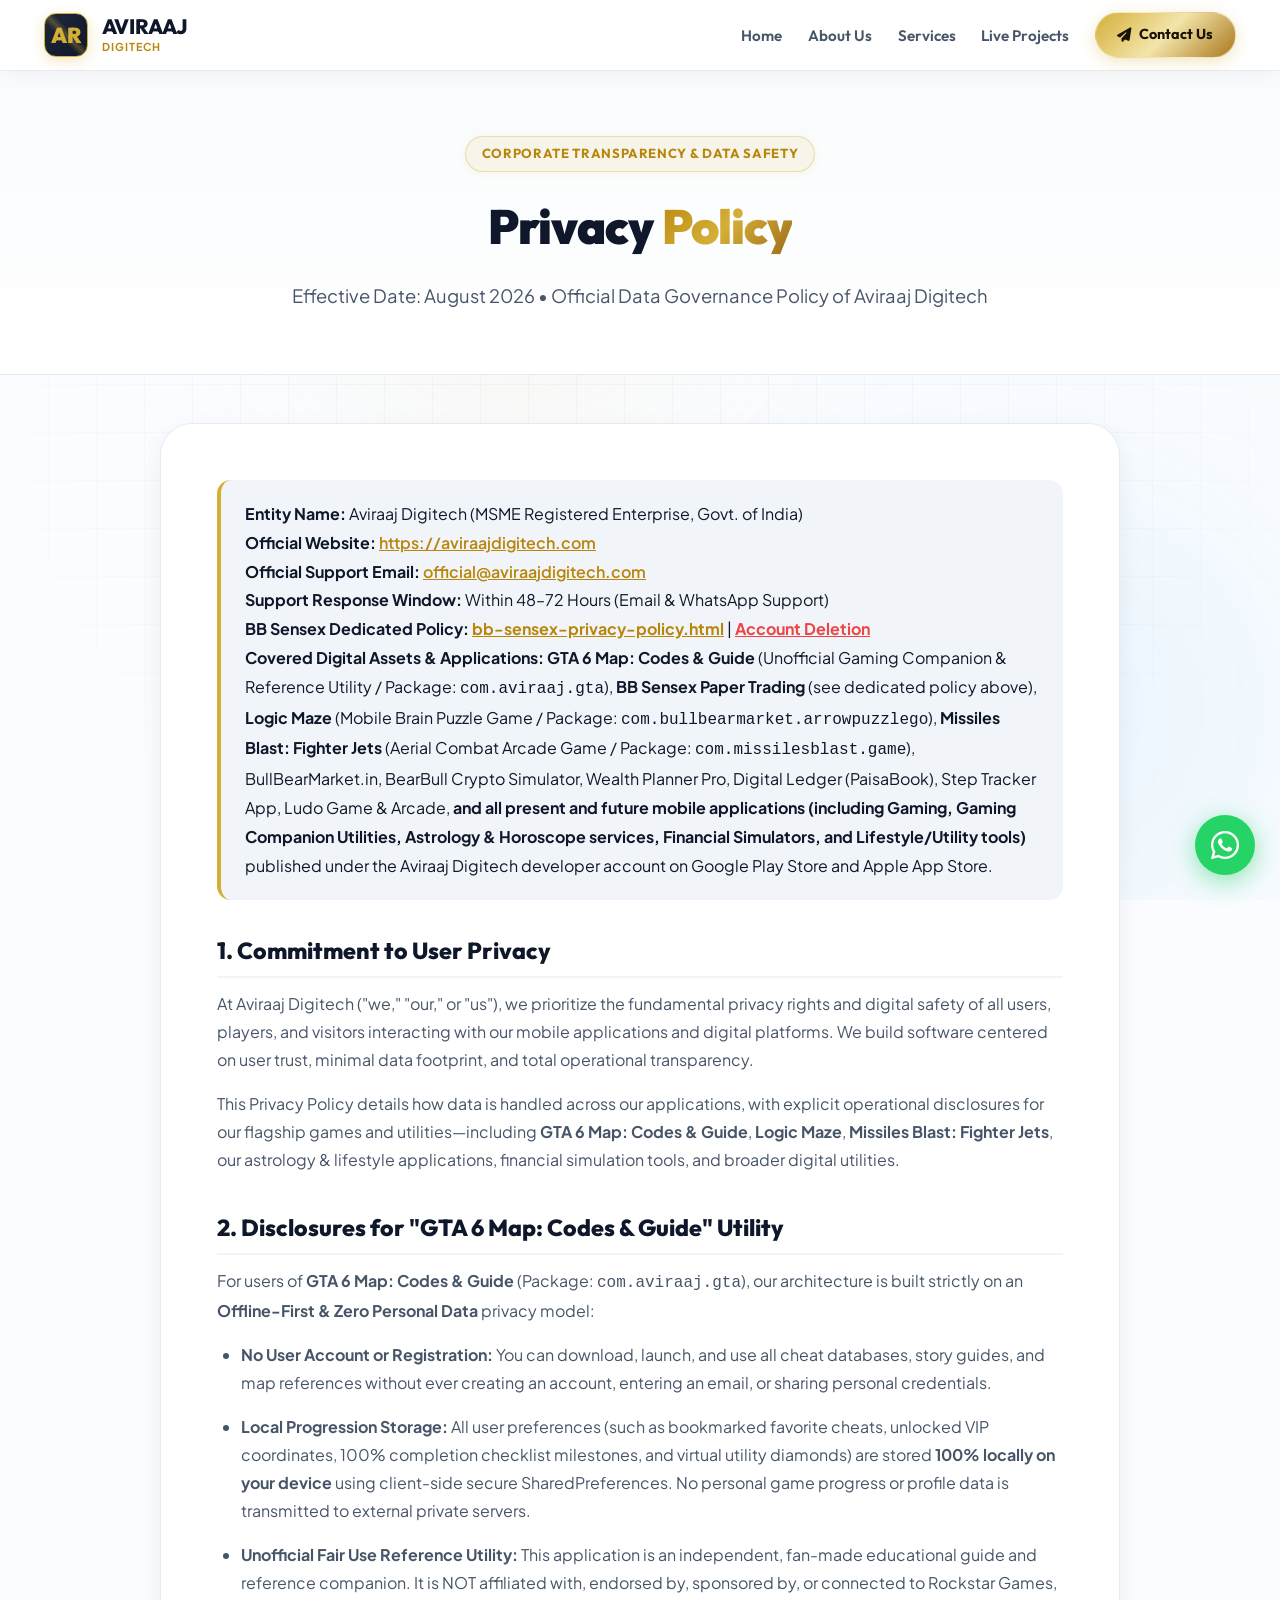
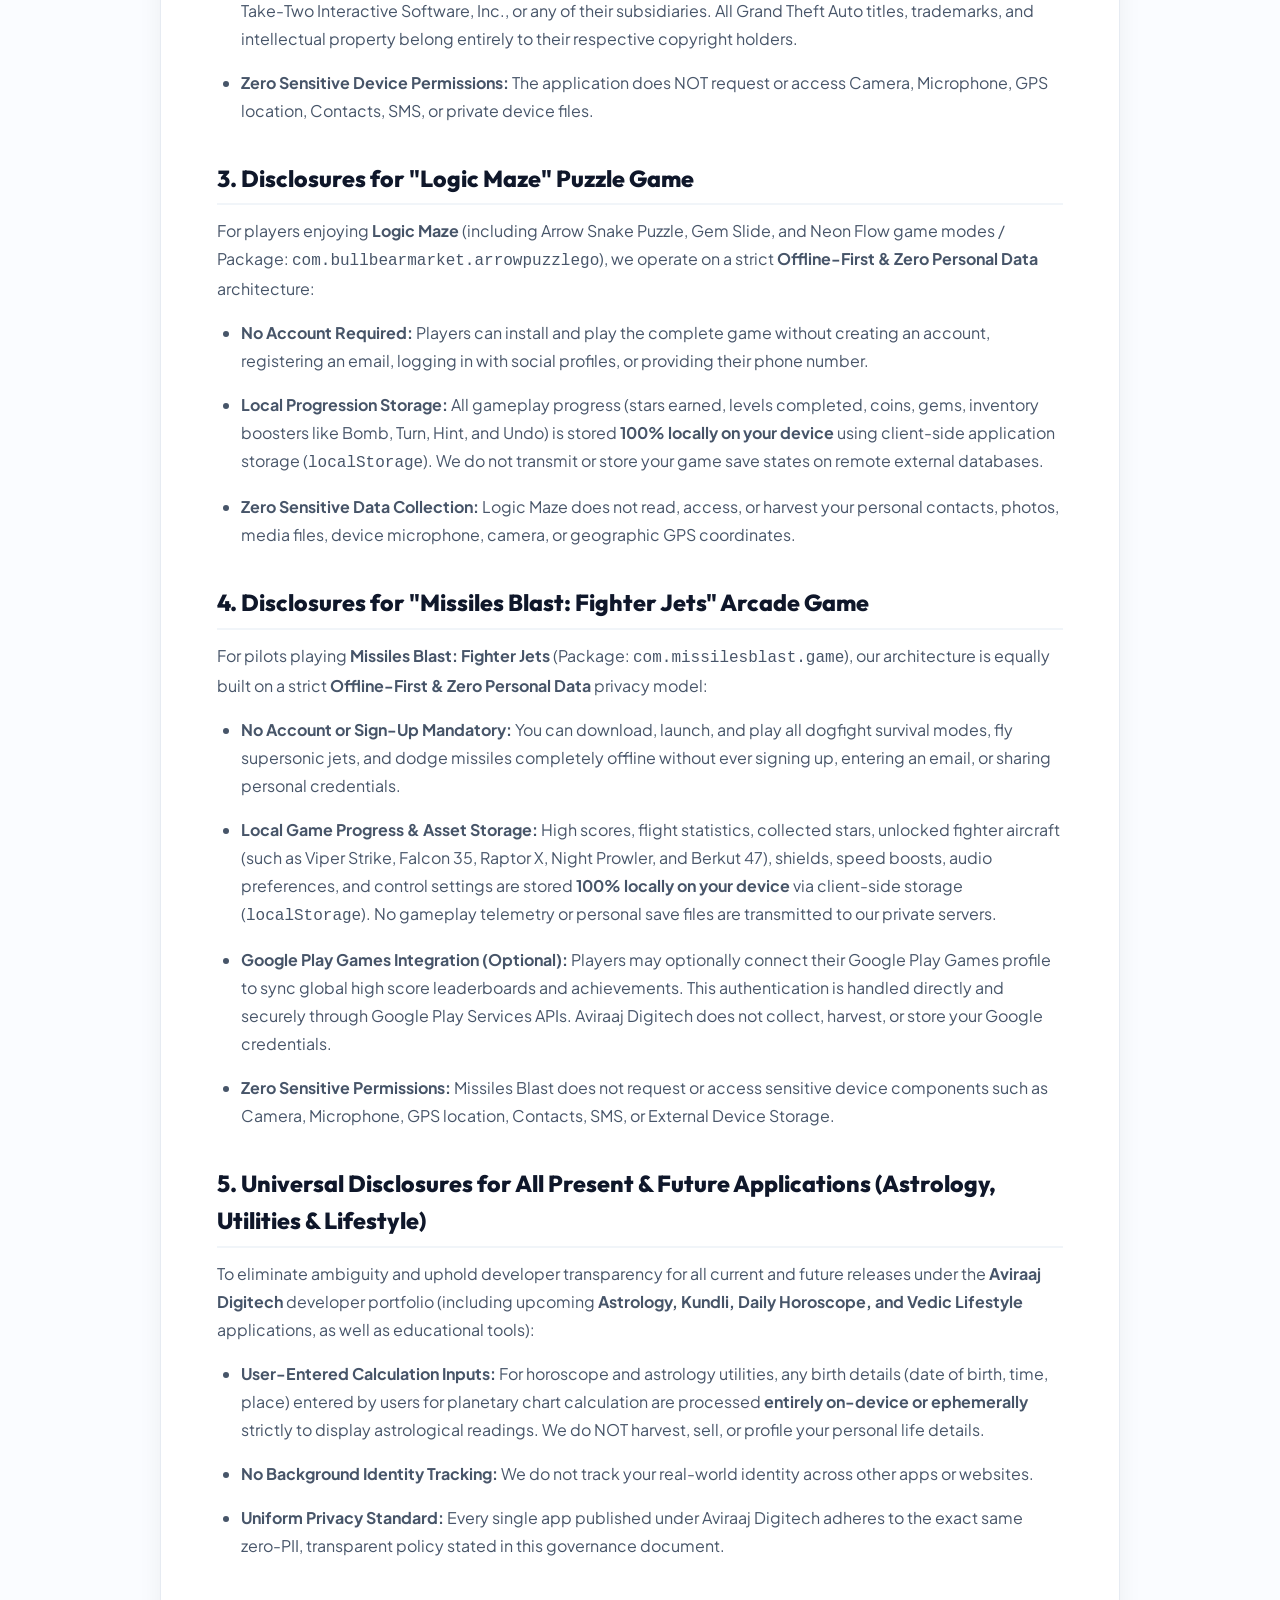
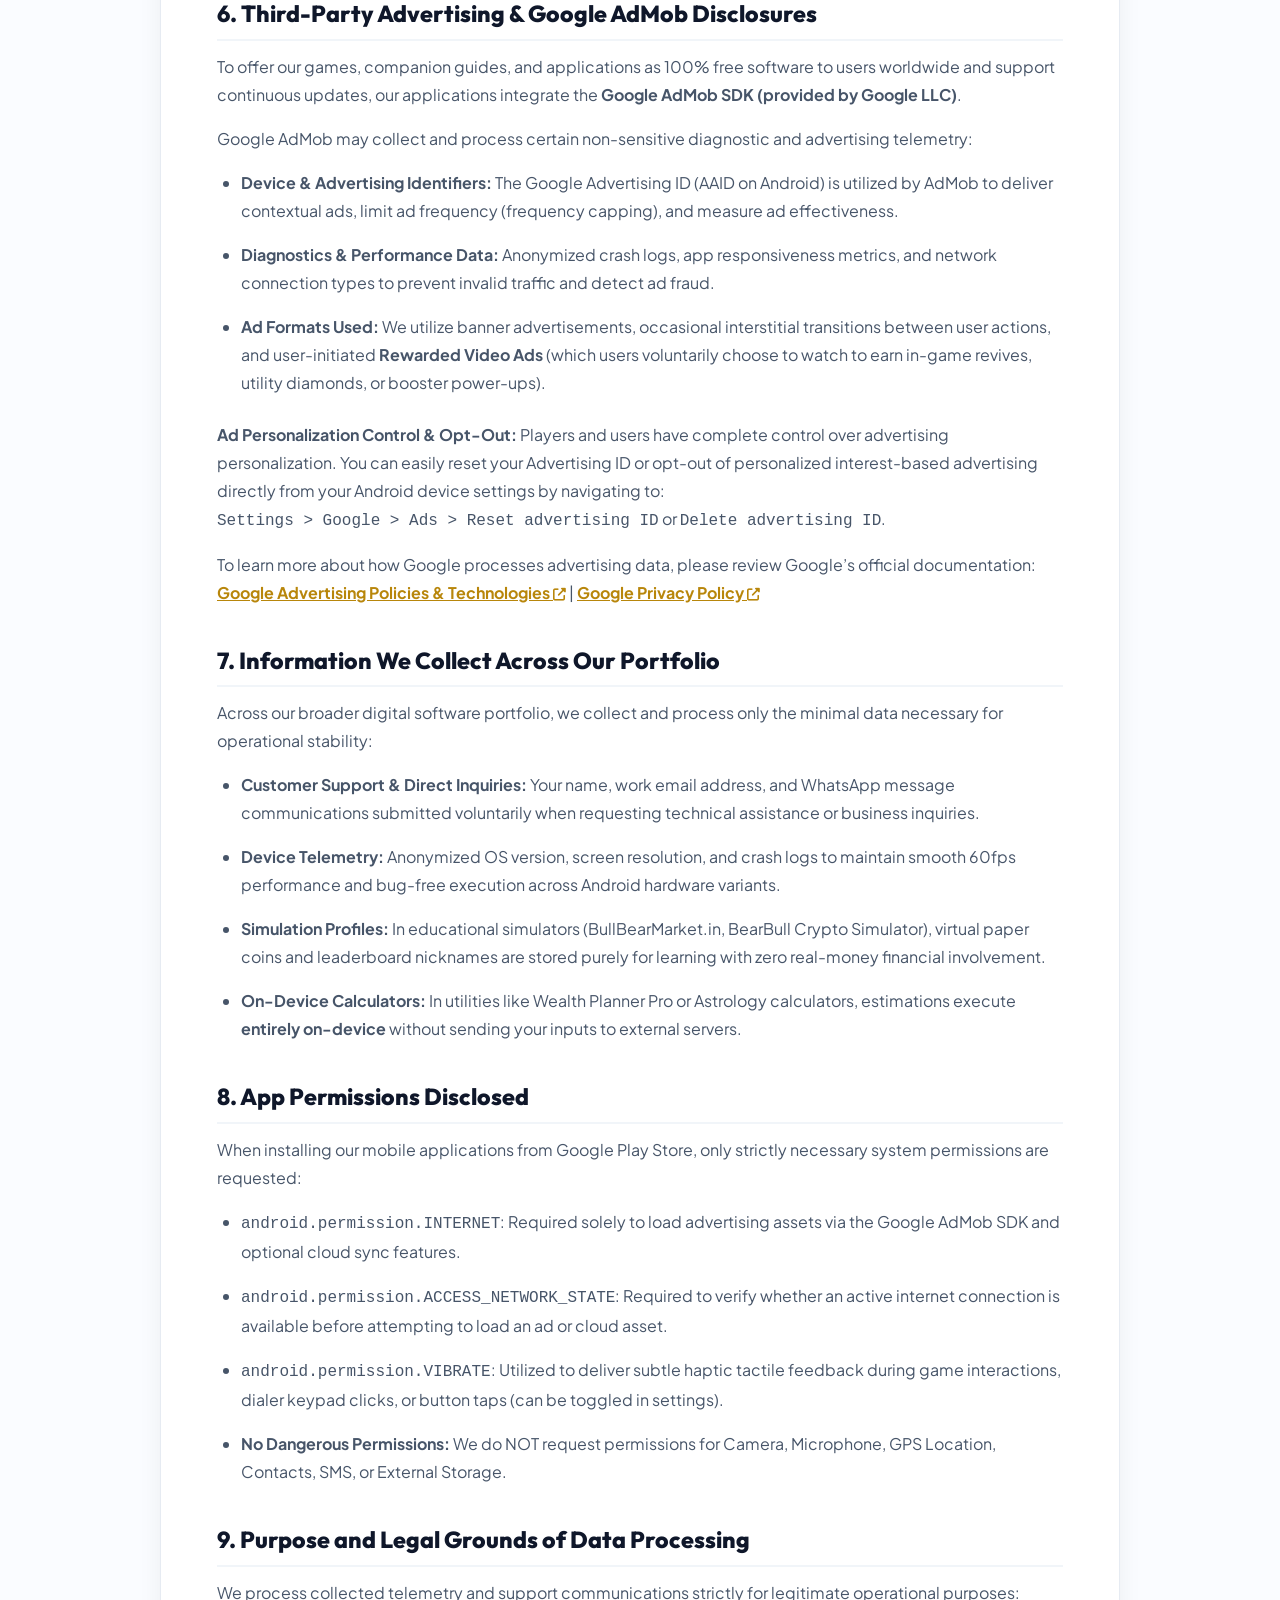
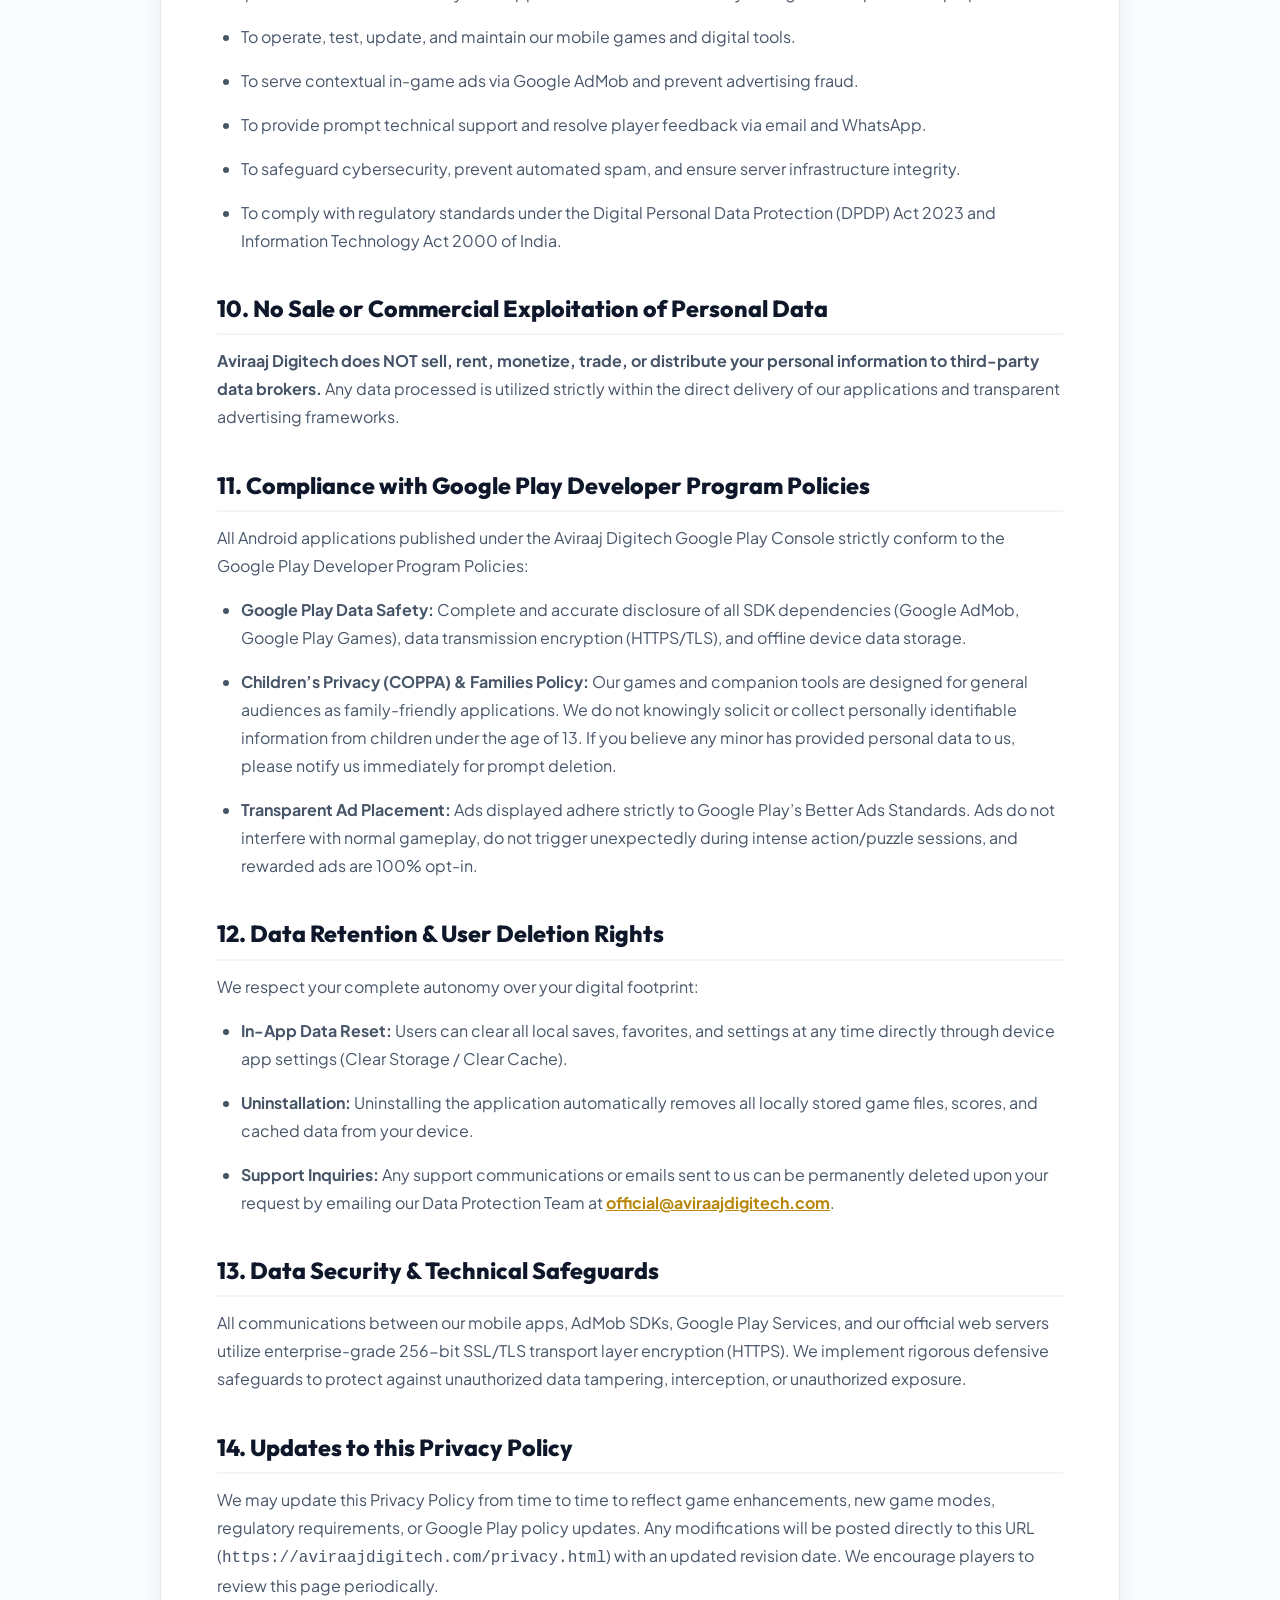
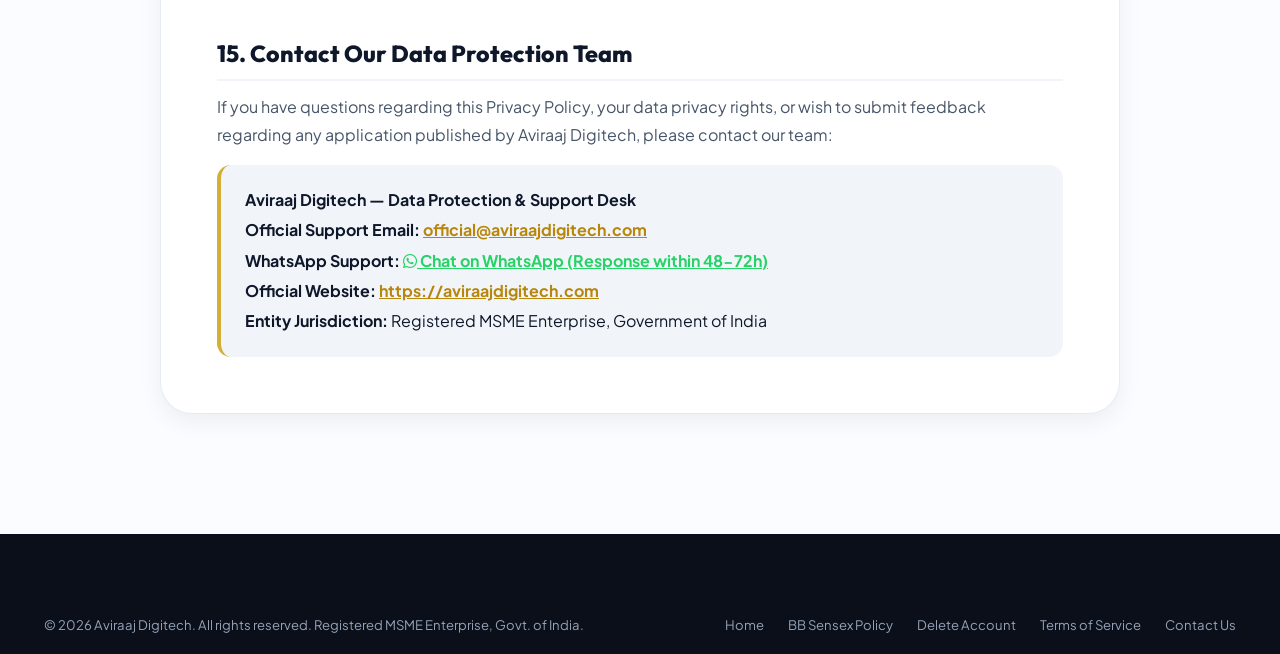
<file: privacy.html>
<!DOCTYPE html>
<html lang="en">
<head>
  <meta charset="UTF-8">
  <meta name="viewport" content="width=device-width, initial-scale=1.0">
  <title>Privacy Policy | Aviraaj Digitech — Official Enterprise Policy</title>
  <meta name="description" content="Official Privacy Policy for Aviraaj Digitech, GTA 6 Map: Codes & Guide, Logic Maze, Missiles Blast: Fighter Jets, BullBearMarket.in, BearBull Crypto Simulator, Wealth Planner Pro, Astrology & Lifestyle utilities, and all affiliated mobile applications. Fully compliant with Google Play Developer Policies and AdMob guidelines.">
  <meta name="robots" content="index, follow">
  <link rel="canonical" href="https://aviraajdigitech.com/privacy.html">

  <link rel="icon" type="image/jpeg" href="assets/logo.jpg">
  <link rel="stylesheet" href="https://cdnjs.cloudflare.com/ajax/libs/font-awesome/6.5.1/css/all.min.css">
  <link rel="stylesheet" href="css/style.css">
</head>
<body>

  <div class="ambient-bg">
    <div class="ambient-blob-1"></div>
    <div class="ambient-blob-2"></div>
    <div class="bg-grid-pattern"></div>
  </div>

  <a href="https://wa.me/918410625142?text=Hello%20Aviraaj%20Digitech%2C%20I%20have%20a%20privacy%20question." target="_blank" rel="noopener noreferrer" class="floating-whatsapp-btn" title="Chat on WhatsApp with Aviraaj Digitech">
    <i class="fab fa-whatsapp"></i>
  </a>

  <!-- Header Navigation -->
  <header>
    <nav class="navbar scrolled" id="navbar">
      <div class="nav-container">
        <a href="index.html" class="brand-logo">
          <div class="brand-icon-box">AR</div>
          <div class="brand-text">
            <span class="brand-name">AVIRAAJ</span>
            <span class="brand-tagline">DIGITECH</span>
          </div>
        </a>

        <ul class="nav-menu" id="navMenu">
          <li><a href="index.html" class="nav-link">Home</a></li>
          <li><a href="about.html" class="nav-link">About Us</a></li>
          <li><a href="services.html" class="nav-link">Services</a></li>
          <li><a href="projects.html" class="nav-link">Live Projects</a></li>
          <li><a href="contact.html" class="nav-cta-btn"><i class="fas fa-paper-plane"></i> Contact Us</a></li>
        </ul>

        <button class="mobile-toggle" id="mobileToggle" aria-label="Toggle navigation">
          <i class="fas fa-bars"></i>
        </button>
      </div>
    </nav>
  </header>

  <main>
    <!-- Page Hero Header -->
    <section class="page-hero">
      <div class="container">
        <span class="badge-tag">Corporate Transparency & Data Safety</span>
        <h1 class="page-hero-title">Privacy <span class="text-gold-gradient">Policy</span></h1>
        <p class="page-hero-subtitle">
          Effective Date: August 2026 • Official Data Governance Policy of Aviraaj Digitech
        </p>
      </div>
    </section>

    <!-- Main Content -->
    <section class="section" style="padding-top: 1rem;">
      <div class="container">
        <div class="legal-content-card">
          
          <!-- Corporate Disclosure Box -->
          <div style="background:var(--bg-subtle); padding:1.25rem 1.5rem; border-radius:var(--radius-md); border-left:4px solid var(--primary-gold); margin-bottom:2rem; line-height: 1.8;">
            <strong>Entity Name:</strong> Aviraaj Digitech (MSME Registered Enterprise, Govt. of India)<br>
            <strong>Official Website:</strong> <a href="https://aviraajdigitech.com" style="color:var(--primary-gold-dark); font-weight:600;">https://aviraajdigitech.com</a><br>
            <strong>Official Support Email:</strong> <a href="mailto:official@aviraajdigitech.com" style="color:var(--primary-gold-dark); font-weight:600;">official@aviraajdigitech.com</a><br>
            <strong>Support Response Window:</strong> Within 48–72 Hours (Email & WhatsApp Support)<br>
            <strong>BB Sensex Dedicated Policy:</strong> <a href="bb-sensex-privacy-policy.html" style="color:var(--primary-gold-dark); font-weight:700;">bb-sensex-privacy-policy.html</a> | <a href="bb-sensex-delete-account.html" style="color:#EF4444; font-weight:700;">Account Deletion</a><br>
            <strong>Covered Digital Assets & Applications:</strong> 
            <strong>GTA 6 Map: Codes & Guide</strong> (Unofficial Gaming Companion & Reference Utility / Package: <code>com.aviraaj.gta</code>),
            <strong>BB Sensex Paper Trading</strong> (see dedicated policy above),
            <strong>Logic Maze</strong> (Mobile Brain Puzzle Game / Package: <code>com.bullbearmarket.arrowpuzzlego</code>), 
            <strong>Missiles Blast: Fighter Jets</strong> (Aerial Combat Arcade Game / Package: <code>com.missilesblast.game</code>), 
            BullBearMarket.in, BearBull Crypto Simulator, Wealth Planner Pro, Digital Ledger (PaisaBook), Step Tracker App, Ludo Game & Arcade, 
            <strong>and all present and future mobile applications (including Gaming, Gaming Companion Utilities, Astrology & Horoscope services, Financial Simulators, and Lifestyle/Utility tools)</strong> published under the Aviraaj Digitech developer account on Google Play Store and Apple App Store.
          </div>

          <h2>1. Commitment to User Privacy</h2>
          <p>
            At Aviraaj Digitech ("we," "our," or "us"), we prioritize the fundamental privacy rights and digital safety of all users, players, and visitors interacting with our mobile applications and digital platforms. We build software centered on user trust, minimal data footprint, and total operational transparency.
          </p>
          <p>
            This Privacy Policy details how data is handled across our applications, with explicit operational disclosures for our flagship games and utilities—including <strong>GTA 6 Map: Codes & Guide</strong>, <strong>Logic Maze</strong>, <strong>Missiles Blast: Fighter Jets</strong>, our astrology & lifestyle applications, financial simulation tools, and broader digital utilities.
          </p>

          <h2>2. Disclosures for "GTA 6 Map: Codes & Guide" Utility</h2>
          <p>
            For users of <strong>GTA 6 Map: Codes & Guide</strong> (Package: <code>com.aviraaj.gta</code>), our architecture is built strictly on an <strong>Offline-First & Zero Personal Data</strong> privacy model:
          </p>
          <ul>
            <li><strong>No User Account or Registration:</strong> You can download, launch, and use all cheat databases, story guides, and map references without ever creating an account, entering an email, or sharing personal credentials.</li>
            <li><strong>Local Progression Storage:</strong> All user preferences (such as bookmarked favorite cheats, unlocked VIP coordinates, 100% completion checklist milestones, and virtual utility diamonds) are stored <strong>100% locally on your device</strong> using client-side secure SharedPreferences. No personal game progress or profile data is transmitted to external private servers.</li>
            <li><strong>Unofficial Fair Use Reference Utility:</strong> This application is an independent, fan-made educational guide and reference companion. It is NOT affiliated with, endorsed by, sponsored by, or connected to Rockstar Games, Take-Two Interactive Software, Inc., or any of their subsidiaries. All Grand Theft Auto titles, trademarks, and intellectual property belong entirely to their respective copyright holders.</li>
            <li><strong>Zero Sensitive Device Permissions:</strong> The application does NOT request or access Camera, Microphone, GPS location, Contacts, SMS, or private device files.</li>
          </ul>

          <h2>3. Disclosures for "Logic Maze" Puzzle Game</h2>
          <p>
            For players enjoying <strong>Logic Maze</strong> (including Arrow Snake Puzzle, Gem Slide, and Neon Flow game modes / Package: <code>com.bullbearmarket.arrowpuzzlego</code>), we operate on a strict <strong>Offline-First & Zero Personal Data</strong> architecture:
          </p>
          <ul>
            <li><strong>No Account Required:</strong> Players can install and play the complete game without creating an account, registering an email, logging in with social profiles, or providing their phone number.</li>
            <li><strong>Local Progression Storage:</strong> All gameplay progress (stars earned, levels completed, coins, gems, inventory boosters like Bomb, Turn, Hint, and Undo) is stored <strong>100% locally on your device</strong> using client-side application storage (<code>localStorage</code>). We do not transmit or store your game save states on remote external databases.</li>
            <li><strong>Zero Sensitive Data Collection:</strong> Logic Maze does not read, access, or harvest your personal contacts, photos, media files, device microphone, camera, or geographic GPS coordinates.</li>
          </ul>

          <h2>4. Disclosures for "Missiles Blast: Fighter Jets" Arcade Game</h2>
          <p>
            For pilots playing <strong>Missiles Blast: Fighter Jets</strong> (Package: <code>com.missilesblast.game</code>), our architecture is equally built on a strict <strong>Offline-First & Zero Personal Data</strong> privacy model:
          </p>
          <ul>
            <li><strong>No Account or Sign-Up Mandatory:</strong> You can download, launch, and play all dogfight survival modes, fly supersonic jets, and dodge missiles completely offline without ever signing up, entering an email, or sharing personal credentials.</li>
            <li><strong>Local Game Progress & Asset Storage:</strong> High scores, flight statistics, collected stars, unlocked fighter aircraft (such as Viper Strike, Falcon 35, Raptor X, Night Prowler, and Berkut 47), shields, speed boosts, audio preferences, and control settings are stored <strong>100% locally on your device</strong> via client-side storage (<code>localStorage</code>). No gameplay telemetry or personal save files are transmitted to our private servers.</li>
            <li><strong>Google Play Games Integration (Optional):</strong> Players may optionally connect their Google Play Games profile to sync global high score leaderboards and achievements. This authentication is handled directly and securely through Google Play Services APIs. Aviraaj Digitech does not collect, harvest, or store your Google credentials.</li>
            <li><strong>Zero Sensitive Permissions:</strong> Missiles Blast does not request or access sensitive device components such as Camera, Microphone, GPS location, Contacts, SMS, or External Device Storage.</li>
          </ul>

          <h2>5. Universal Disclosures for All Present & Future Applications (Astrology, Utilities & Lifestyle)</h2>
          <p>
            To eliminate ambiguity and uphold developer transparency for all current and future releases under the <strong>Aviraaj Digitech</strong> developer portfolio (including upcoming <strong>Astrology, Kundli, Daily Horoscope, and Vedic Lifestyle</strong> applications, as well as educational tools):
          </p>
          <ul>
            <li><strong>User-Entered Calculation Inputs:</strong> For horoscope and astrology utilities, any birth details (date of birth, time, place) entered by users for planetary chart calculation are processed <strong>entirely on-device or ephemerally</strong> strictly to display astrological readings. We do NOT harvest, sell, or profile your personal life details.</li>
            <li><strong>No Background Identity Tracking:</strong> We do not track your real-world identity across other apps or websites.</li>
            <li><strong>Uniform Privacy Standard:</strong> Every single app published under Aviraaj Digitech adheres to the exact same zero-PII, transparent policy stated in this governance document.</li>
          </ul>

          <h2>6. Third-Party Advertising & Google AdMob Disclosures</h2>
          <p>
            To offer our games, companion guides, and applications as 100% free software to users worldwide and support continuous updates, our applications integrate the <strong>Google AdMob SDK (provided by Google LLC)</strong>.
          </p>
          <p>Google AdMob may collect and process certain non-sensitive diagnostic and advertising telemetry:</p>
          <ul>
            <li><strong>Device & Advertising Identifiers:</strong> The Google Advertising ID (AAID on Android) is utilized by AdMob to deliver contextual ads, limit ad frequency (frequency capping), and measure ad effectiveness.</li>
            <li><strong>Diagnostics & Performance Data:</strong> Anonymized crash logs, app responsiveness metrics, and network connection types to prevent invalid traffic and detect ad fraud.</li>
            <li><strong>Ad Formats Used:</strong> We utilize banner advertisements, occasional interstitial transitions between user actions, and user-initiated <strong>Rewarded Video Ads</strong> (which users voluntarily choose to watch to earn in-game revives, utility diamonds, or booster power-ups).</li>
          </ul>
          <p>
            <strong>Ad Personalization Control & Opt-Out:</strong> Players and users have complete control over advertising personalization. You can easily reset your Advertising ID or opt-out of personalized interest-based advertising directly from your Android device settings by navigating to:
            <br>
            <code>Settings &gt; Google &gt; Ads &gt; Reset advertising ID</code> or <code>Delete advertising ID</code>.
          </p>
          <p>
            To learn more about how Google processes advertising data, please review Google’s official documentation:
            <br>
            <a href="https://policies.google.com/technologies/ads" target="_blank" rel="noopener noreferrer" style="color:var(--primary-gold-dark); font-weight:700;">Google Advertising Policies & Technologies <i class="fas fa-external-link-alt" style="font-size:0.8rem;"></i></a> | 
            <a href="https://policies.google.com/privacy" target="_blank" rel="noopener noreferrer" style="color:var(--primary-gold-dark); font-weight:700;">Google Privacy Policy <i class="fas fa-external-link-alt" style="font-size:0.8rem;"></i></a>
          </p>

          <h2>7. Information We Collect Across Our Portfolio</h2>
          <p>Across our broader digital software portfolio, we collect and process only the minimal data necessary for operational stability:</p>
          <ul>
            <li><strong>Customer Support & Direct Inquiries:</strong> Your name, work email address, and WhatsApp message communications submitted voluntarily when requesting technical assistance or business inquiries.</li>
            <li><strong>Device Telemetry:</strong> Anonymized OS version, screen resolution, and crash logs to maintain smooth 60fps performance and bug-free execution across Android hardware variants.</li>
            <li><strong>Simulation Profiles:</strong> In educational simulators (BullBearMarket.in, BearBull Crypto Simulator), virtual paper coins and leaderboard nicknames are stored purely for learning with zero real-money financial involvement.</li>
            <li><strong>On-Device Calculators:</strong> In utilities like Wealth Planner Pro or Astrology calculators, estimations execute <strong>entirely on-device</strong> without sending your inputs to external servers.</li>
          </ul>

          <h2>8. App Permissions Disclosed</h2>
          <p>
            When installing our mobile applications from Google Play Store, only strictly necessary system permissions are requested:
          </p>
          <ul>
            <li><code>android.permission.INTERNET</code>: Required solely to load advertising assets via the Google AdMob SDK and optional cloud sync features.</li>
            <li><code>android.permission.ACCESS_NETWORK_STATE</code>: Required to verify whether an active internet connection is available before attempting to load an ad or cloud asset.</li>
            <li><code>android.permission.VIBRATE</code>: Utilized to deliver subtle haptic tactile feedback during game interactions, dialer keypad clicks, or button taps (can be toggled in settings).</li>
            <li><strong>No Dangerous Permissions:</strong> We do NOT request permissions for Camera, Microphone, GPS Location, Contacts, SMS, or External Storage.</li>
          </ul>

          <h2>9. Purpose and Legal Grounds of Data Processing</h2>
          <p>We process collected telemetry and support communications strictly for legitimate operational purposes:</p>
          <ul>
            <li>To operate, test, update, and maintain our mobile games and digital tools.</li>
            <li>To serve contextual in-game ads via Google AdMob and prevent advertising fraud.</li>
            <li>To provide prompt technical support and resolve player feedback via email and WhatsApp.</li>
            <li>To safeguard cybersecurity, prevent automated spam, and ensure server infrastructure integrity.</li>
            <li>To comply with regulatory standards under the Digital Personal Data Protection (DPDP) Act 2023 and Information Technology Act 2000 of India.</li>
          </ul>

          <h2>10. No Sale or Commercial Exploitation of Personal Data</h2>
          <p>
            <strong>Aviraaj Digitech does NOT sell, rent, monetize, trade, or distribute your personal information to third-party data brokers.</strong> Any data processed is utilized strictly within the direct delivery of our applications and transparent advertising frameworks.
          </p>

          <h2>11. Compliance with Google Play Developer Program Policies</h2>
          <p>
            All Android applications published under the Aviraaj Digitech Google Play Console strictly conform to the Google Play Developer Program Policies:
          </p>
          <ul>
            <li><strong>Google Play Data Safety:</strong> Complete and accurate disclosure of all SDK dependencies (Google AdMob, Google Play Games), data transmission encryption (HTTPS/TLS), and offline device data storage.</li>
            <li><strong>Children’s Privacy (COPPA) & Families Policy:</strong> Our games and companion tools are designed for general audiences as family-friendly applications. We do not knowingly solicit or collect personally identifiable information from children under the age of 13. If you believe any minor has provided personal data to us, please notify us immediately for prompt deletion.</li>
            <li><strong>Transparent Ad Placement:</strong> Ads displayed adhere strictly to Google Play’s Better Ads Standards. Ads do not interfere with normal gameplay, do not trigger unexpectedly during intense action/puzzle sessions, and rewarded ads are 100% opt-in.</li>
          </ul>

          <h2>12. Data Retention & User Deletion Rights</h2>
          <p>
            We respect your complete autonomy over your digital footprint:
          </p>
          <ul>
            <li><strong>In-App Data Reset:</strong> Users can clear all local saves, favorites, and settings at any time directly through device app settings (Clear Storage / Clear Cache).</li>
            <li><strong>Uninstallation:</strong> Uninstalling the application automatically removes all locally stored game files, scores, and cached data from your device.</li>
            <li><strong>Support Inquiries:</strong> Any support communications or emails sent to us can be permanently deleted upon your request by emailing our Data Protection Team at <a href="mailto:official@aviraajdigitech.com" style="color:var(--primary-gold-dark); font-weight:700;">official@aviraajdigitech.com</a>.</li>
          </ul>

          <h2>13. Data Security & Technical Safeguards</h2>
          <p>
            All communications between our mobile apps, AdMob SDKs, Google Play Services, and our official web servers utilize enterprise-grade 256-bit SSL/TLS transport layer encryption (HTTPS). We implement rigorous defensive safeguards to protect against unauthorized data tampering, interception, or unauthorized exposure.
          </p>

          <h2>14. Updates to this Privacy Policy</h2>
          <p>
            We may update this Privacy Policy from time to time to reflect game enhancements, new game modes, regulatory requirements, or Google Play policy updates. Any modifications will be posted directly to this URL (<code>https://aviraajdigitech.com/privacy.html</code>) with an updated revision date. We encourage players to review this page periodically.
          </p>

          <h2>15. Contact Our Data Protection Team</h2>
          <p>
            If you have questions regarding this Privacy Policy, your data privacy rights, or wish to submit feedback regarding any application published by Aviraaj Digitech, please contact our team:
          </p>
          <div style="background:var(--bg-subtle); padding:1.25rem 1.5rem; border-radius:var(--radius-md); border-left:4px solid var(--primary-gold); margin-top:1rem; line-height: 1.9;">
            <strong>Aviraaj Digitech — Data Protection & Support Desk</strong><br>
            <strong>Official Support Email:</strong> <a href="mailto:official@aviraajdigitech.com" style="color:var(--primary-gold-dark); font-weight:700;">official@aviraajdigitech.com</a><br>
            <strong>WhatsApp Support:</strong> <a href="https://wa.me/918410625142?text=Hello%20Aviraaj%20Digitech%2C%20I%20have%20a%20privacy%20question." target="_blank" rel="noopener noreferrer" style="color:var(--whatsapp-green); font-weight:700;"><i class="fab fa-whatsapp"></i> Chat on WhatsApp (Response within 48-72h)</a><br>
            <strong>Official Website:</strong> <a href="https://aviraajdigitech.com" style="color:var(--primary-gold-dark); font-weight:700;">https://aviraajdigitech.com</a><br>
            <strong>Entity Jurisdiction:</strong> Registered MSME Enterprise, Government of India
          </div>

        </div>
      </div>
    </section>
  </main>

  <footer class="footer">
    <div class="container">
      <div class="footer-bottom" style="padding-top:0; border-top:none;">
        <div>© 2026 Aviraaj Digitech. All rights reserved. Registered MSME Enterprise, Govt. of India.</div>
        <div class="footer-legal-links">
          <a href="index.html">Home</a>
          <a href="bb-sensex-privacy-policy.html">BB Sensex Policy</a>
          <a href="bb-sensex-delete-account.html">Delete Account</a>
          <a href="terms.html">Terms of Service</a>
          <a href="contact.html">Contact Us</a>
        </div>
      </div>
    </div>
  </footer>

</body>
</html>
</file>
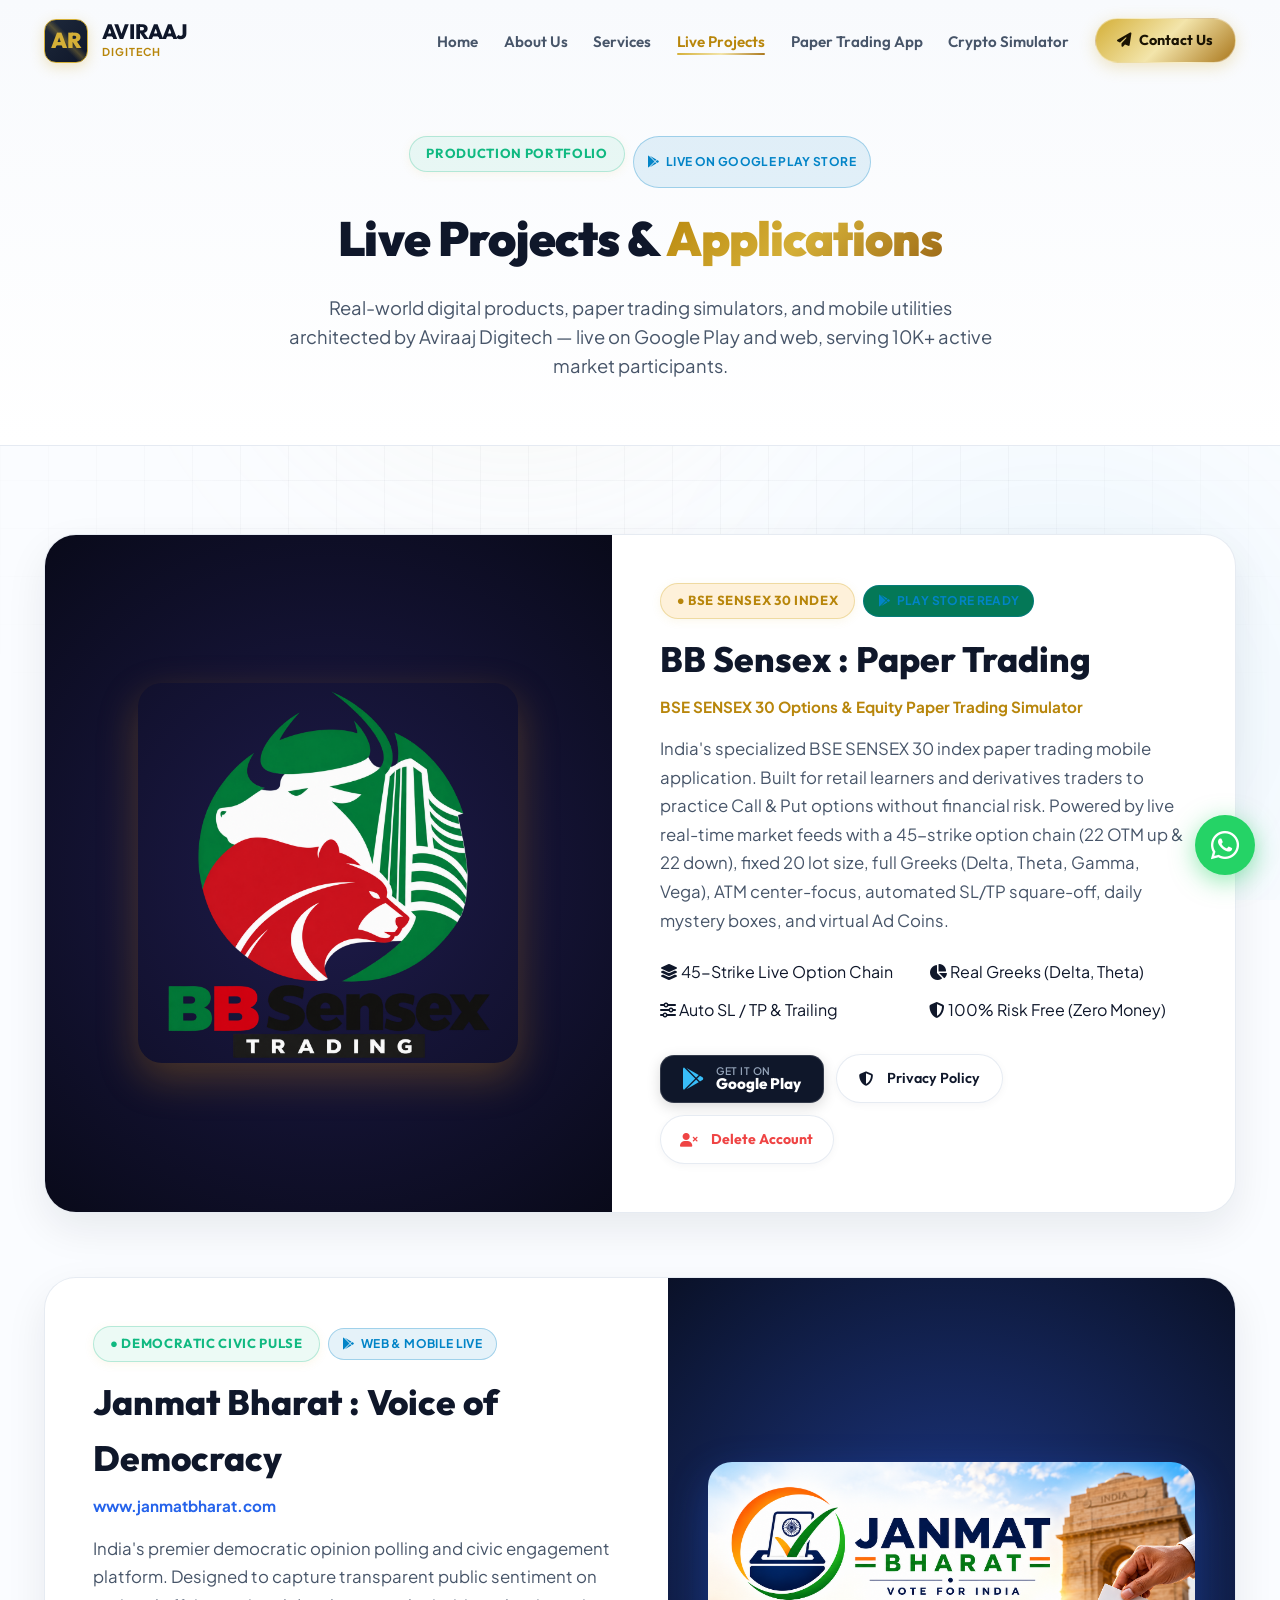
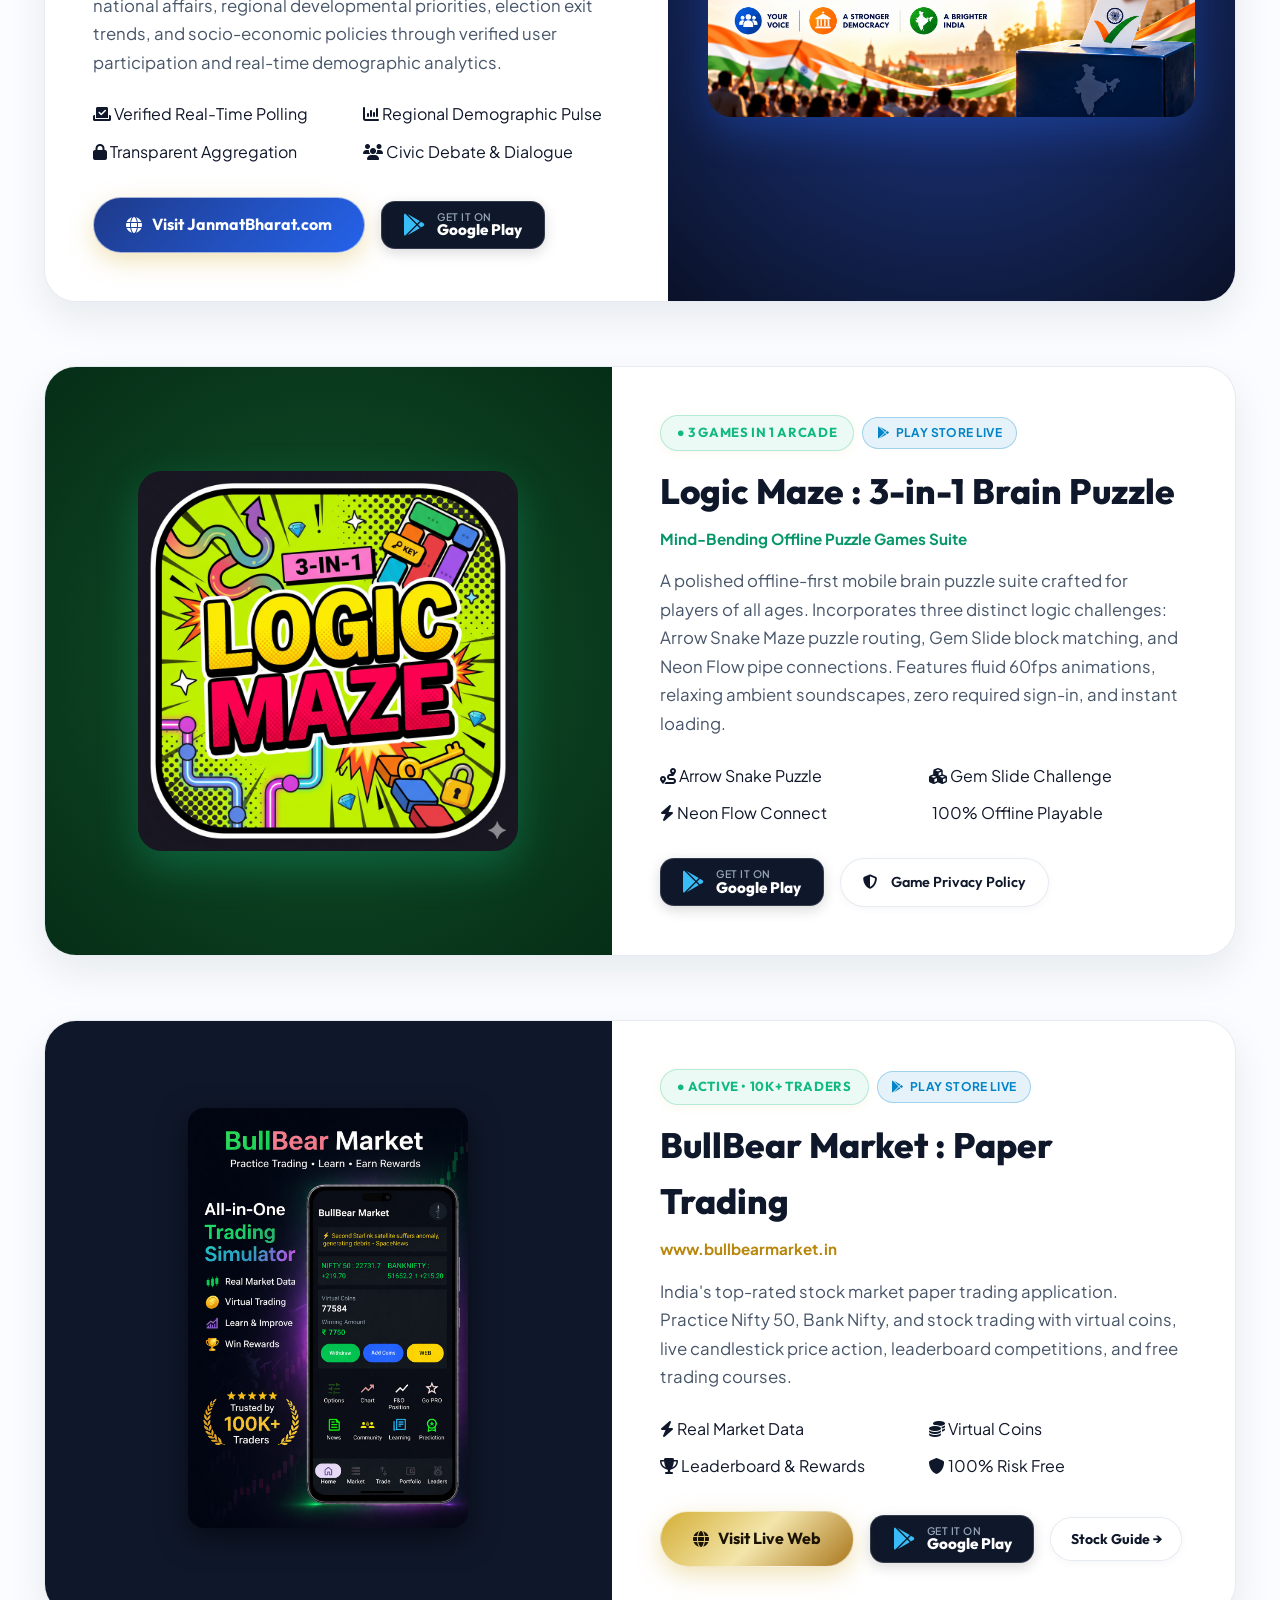
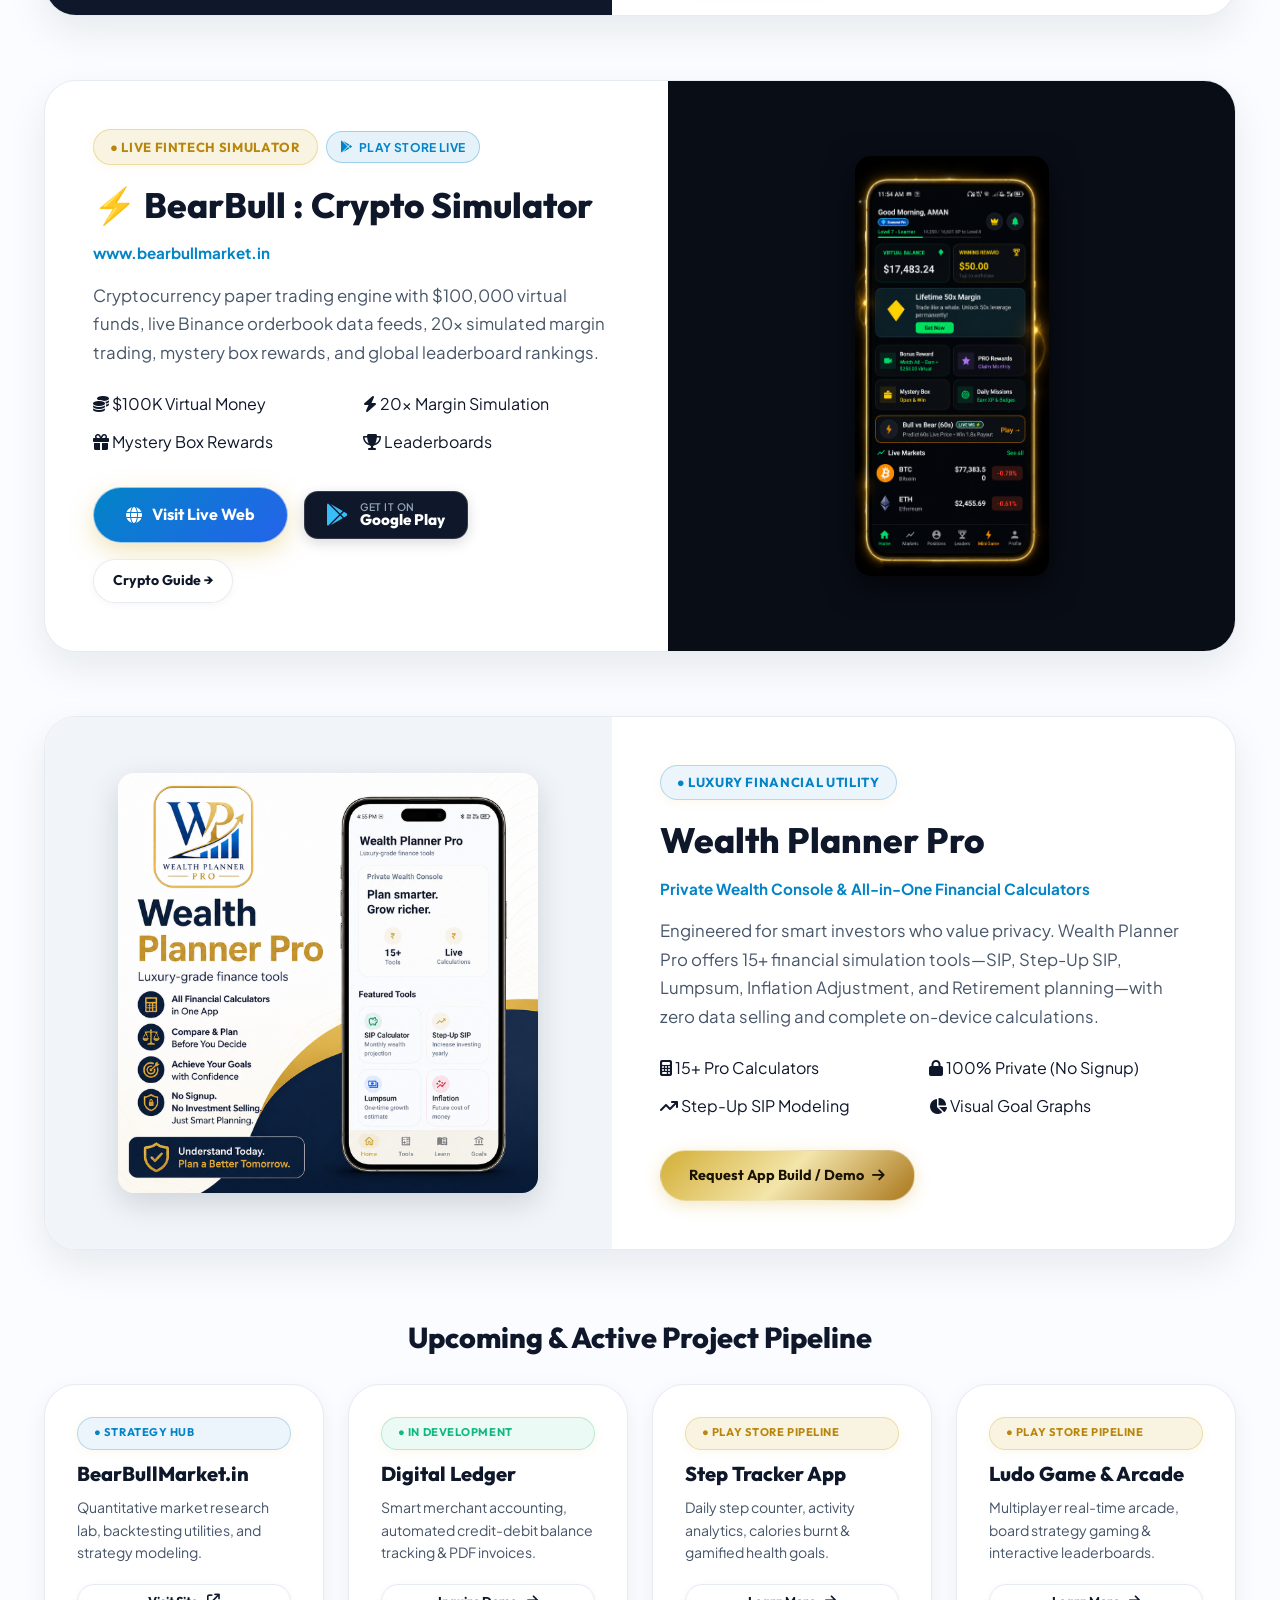
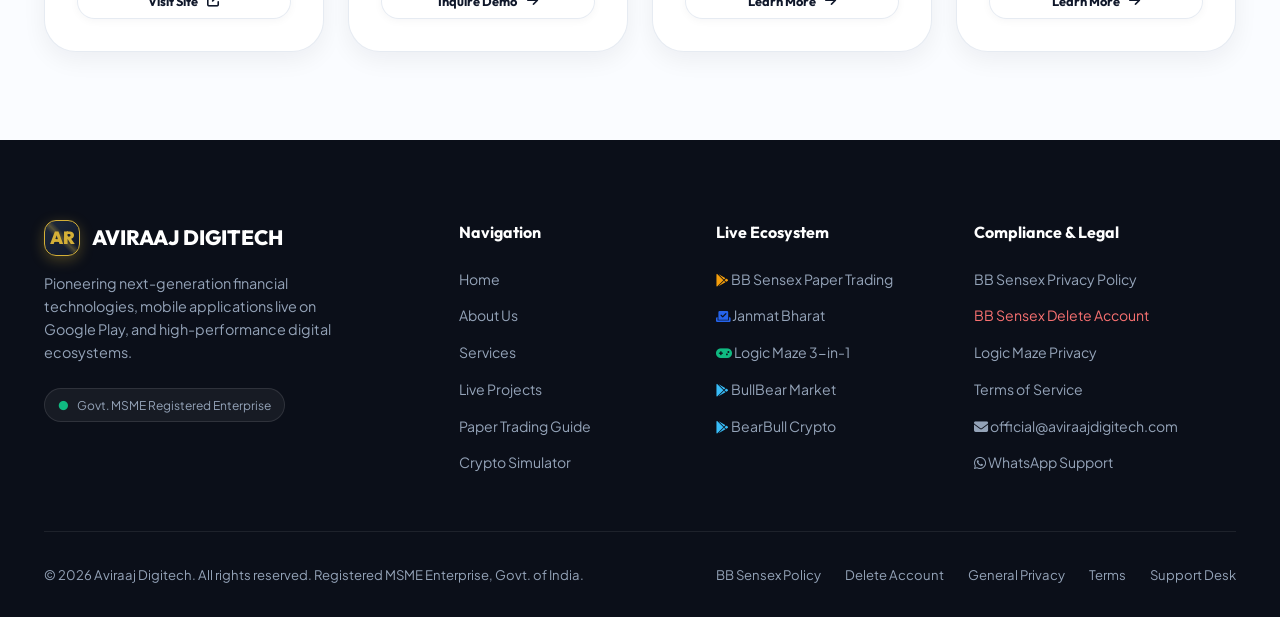
<file: projects.html>
<!DOCTYPE html>
<html lang="en">
<head>
  <meta charset="UTF-8">
  <meta name="viewport" content="width=device-width, initial-scale=1.0">
  <title>Live Projects & Google Play Apps | Aviraaj Digitech</title>
  <meta name="description" content="Discover live Google Play Store and web applications built by Aviraaj Digitech: BullBear Market (Stock Paper Trading App), BearBull Crypto Simulator ($100K Virtual Money & 20x Margin), Wealth Planner Pro, and more.">
  <meta name="robots" content="index, follow">
  <link rel="canonical" href="https://aviraajdigitech.com/projects.html">

  <link rel="icon" type="image/jpeg" href="assets/logo.jpg">
  <link rel="stylesheet" href="https://cdnjs.cloudflare.com/ajax/libs/font-awesome/6.5.1/css/all.min.css">
  <link rel="stylesheet" href="css/style.css">
</head>
<body>

  <div class="ambient-bg">
    <div class="ambient-blob-1"></div>
    <div class="ambient-blob-2"></div>
    <div class="bg-grid-pattern"></div>
  </div>

  <a href="https://wa.me/918410625142?text=Hello%20Aviraaj%20Digitech%2C%20I%20want%20to%20know%20more%20about%20your%20apps." target="_blank" rel="noopener noreferrer" class="floating-whatsapp-btn" title="Chat on WhatsApp with Aviraaj Digitech">
    <i class="fab fa-whatsapp"></i>
  </a>

  <!-- Header Navigation -->
  <header>
    <nav class="navbar scrolled" id="navbar">
      <div class="nav-container">
        <a href="index.html" class="brand-logo">
          <div class="brand-icon-box">AR</div>
          <div class="brand-text">
            <span class="brand-name">AVIRAAJ</span>
            <span class="brand-tagline">DIGITECH</span>
          </div>
        </a>

        <ul class="nav-menu" id="navMenu">
          <li><a href="index.html" class="nav-link">Home</a></li>
          <li><a href="about.html" class="nav-link">About Us</a></li>
          <li><a href="services.html" class="nav-link">Services</a></li>
          <li><a href="projects.html" class="nav-link active">Live Projects</a></li>
          <li><a href="paper-trading.html" class="nav-link">Paper Trading App</a></li>
          <li><a href="crypto-simulator.html" class="nav-link">Crypto Simulator</a></li>
          <li><a href="contact.html" class="nav-cta-btn"><i class="fas fa-paper-plane"></i> Contact Us</a></li>
        </ul>

        <button class="mobile-toggle" id="mobileToggle" aria-label="Toggle navigation">
          <i class="fas fa-bars"></i>
        </button>
      </div>
    </nav>
  </header>

  <main>
    <!-- Page Hero Header -->
    <section class="page-hero">
      <div class="container">
        <div style="display:flex; justify-content:center; gap:0.5rem; flex-wrap:wrap; margin-bottom:0.75rem;">
          <span class="badge-tag green">Production Portfolio</span>
          <span class="badge-playstore-live"><i class="fab fa-google-play"></i> Live On Google Play Store</span>
        </div>
        <h1 class="page-hero-title">Live Projects & <span class="text-gold-gradient">Applications</span></h1>
        <p class="page-hero-subtitle">
          Real-world digital products, paper trading simulators, and mobile utilities architected by Aviraaj Digitech — live on Google Play and web, serving 10K+ active market participants.
        </p>
      </div>
    </section>

    <!-- Main Projects Section -->
    <section class="section">
      <div class="container">
        <div style="display:flex; flex-direction:column; gap:4rem;">
          
          <!-- PROJECT 1: BB Sensex Paper Trading (Flagship BSE SENSEX App) -->
          <div style="background:#FFFFFF; border:1px solid var(--border-subtle); border-radius:var(--radius-xl); overflow:hidden; box-shadow:var(--shadow-lg); display:grid; grid-template-columns: 1fr 1.1fr; align-items:center;">
            <div style="background: radial-gradient(circle at center, #1E1B4B 0%, #090A1A 100%); padding:2.5rem; display:flex; align-items:center; justify-content:center; height:100%;">
              <img src="assets/bb-sensex-logo.png" alt="BB Sensex Paper Trading App" style="max-width:100%; max-height:380px; object-fit:contain; border-radius:24px; box-shadow:0 15px 40px rgba(245, 158, 11, 0.25);">
            </div>
            <div style="padding:3rem;">
              <div style="display:flex; gap:0.5rem; align-items:center; flex-wrap:wrap; margin-bottom:0.75rem;">
                <span class="badge-tag" style="background:rgba(245, 158, 11, 0.15); color:var(--primary-gold-dark); margin:0; font-weight:700;">● BSE SENSEX 30 Index</span>
                <span class="badge-playstore-live" style="background:#047857;"><i class="fab fa-google-play"></i> Play Store Ready</span>
              </div>
              
              <h2 style="font-family:var(--font-heading); font-size:2.2rem; font-weight:800; color:var(--text-dark); margin-bottom:0.5rem;">
                BB Sensex : Paper Trading
              </h2>
              <p style="color:var(--primary-gold-dark); font-weight:700; font-size:0.95rem; margin-bottom:1rem;">
                BSE SENSEX 30 Options & Equity Paper Trading Simulator
              </p>
              <p style="color:var(--text-muted); font-size:1.05rem; line-height:1.7; margin-bottom:1.5rem;">
                India's specialized BSE SENSEX 30 index paper trading mobile application. Built for retail learners and derivatives traders to practice Call & Put options without financial risk. Powered by live real-time market feeds with a 45-strike option chain (22 OTM up & 22 down), fixed 20 lot size, full Greeks (Delta, Theta, Gamma, Vega), ATM center-focus, automated SL/TP square-off, daily mystery boxes, and virtual Ad Coins.
              </p>

              <div style="display:grid; grid-template-columns: 1fr 1fr; gap:0.75rem; margin-bottom:2rem;">
                <div class="product-feat-item"><i class="fas fa-layer-group"></i> 45-Strike Live Option Chain</div>
                <div class="product-feat-item"><i class="fas fa-chart-pie"></i> Real Greeks (Delta, Theta)</div>
                <div class="product-feat-item"><i class="fas fa-sliders"></i> Auto SL / TP & Trailing</div>
                <div class="product-feat-item"><i class="fas fa-shield-halved"></i> 100% Risk Free (Zero Money)</div>
              </div>

              <div style="display:flex; gap:0.75rem; flex-wrap:wrap; align-items:center;">
                <a href="#playstore-bbsensex" class="btn-playstore">
                  <i class="fab fa-google-play"></i>
                  <div class="btn-playstore-text">
                    <span class="small">GET IT ON</span>
                    <span class="big">Google Play</span>
                  </div>
                </a>
                <a href="bb-sensex-privacy-policy.html" class="btn-secondary-glass" style="padding:0.75rem 1.4rem; font-size:0.9rem; font-weight:600;">
                  <i class="fas fa-shield-alt" style="margin-right:4px;"></i> Privacy Policy
                </a>
                <a href="bb-sensex-delete-account.html" class="btn-secondary-glass" style="padding:0.75rem 1.2rem; font-size:0.88rem; color:#EF4444;" title="Account & Data Deletion Portal">
                  <i class="fas fa-user-xmark" style="margin-right:4px;"></i> Delete Account
                </a>
              </div>
            </div>
          </div>

          <!-- PROJECT 2: Janmat Bharat (Democratic Voice & Sentiment Polling) -->
          <div style="background:#FFFFFF; border:1px solid var(--border-subtle); border-radius:var(--radius-xl); overflow:hidden; box-shadow:var(--shadow-lg); display:grid; grid-template-columns: 1.1fr 1fr; align-items:center;">
            <div style="padding:3rem;">
              <div style="display:flex; gap:0.5rem; align-items:center; flex-wrap:wrap; margin-bottom:0.75rem;">
                <span class="badge-tag green" style="margin:0; font-weight:700;">● Democratic Civic Pulse</span>
                <span class="badge-playstore-live"><i class="fab fa-google-play"></i> Web & Mobile Live</span>
              </div>
              
              <h2 style="font-family:var(--font-heading); font-size:2.2rem; font-weight:800; color:var(--text-dark); margin-bottom:0.5rem;">
                Janmat Bharat : Voice of Democracy
              </h2>
              <p style="color:#2563EB; font-weight:700; font-size:0.95rem; margin-bottom:1rem;">
                www.janmatbharat.com
              </p>
              <p style="color:var(--text-muted); font-size:1.05rem; line-height:1.7; margin-bottom:1.5rem;">
                India's premier democratic opinion polling and civic engagement platform. Designed to capture transparent public sentiment on national affairs, regional developmental priorities, election exit trends, and socio-economic policies through verified user participation and real-time demographic analytics.
              </p>

              <div style="display:grid; grid-template-columns: 1fr 1fr; gap:0.75rem; margin-bottom:2rem;">
                <div class="product-feat-item"><i class="fas fa-check-to-slot"></i> Verified Real-Time Polling</div>
                <div class="product-feat-item"><i class="fas fa-chart-column"></i> Regional Demographic Pulse</div>
                <div class="product-feat-item"><i class="fas fa-lock"></i> Transparent Aggregation</div>
                <div class="product-feat-item"><i class="fas fa-users"></i> Civic Debate & Dialogue</div>
              </div>

              <div style="display:flex; gap:1rem; flex-wrap:wrap; align-items:center;">
                <a href="https://janmatbharat.com" target="_blank" rel="noopener noreferrer" class="btn-primary-3d" style="background:linear-gradient(135deg, #1E3A8A, #2563EB); color:#FFFFFF;">
                  <i class="fas fa-globe"></i> Visit JanmatBharat.com
                </a>
                <a href="https://janmatbharat.com" target="_blank" rel="noopener noreferrer" class="btn-playstore">
                  <i class="fab fa-google-play"></i>
                  <div class="btn-playstore-text">
                    <span class="small">GET IT ON</span>
                    <span class="big">Google Play</span>
                  </div>
                </a>
              </div>
            </div>
            <div style="background: radial-gradient(circle at center, #1E3A8A 0%, #0A1128 100%); padding:2.5rem; display:flex; align-items:center; justify-content:center; height:100%;">
              <img src="assets/janmat-bharat-logo.png" alt="Janmat Bharat Democratic Polling" style="max-width:100%; max-height:380px; object-fit:contain; border-radius:24px; box-shadow:0 15px 40px rgba(37, 99, 235, 0.3);">
            </div>
          </div>

          <!-- PROJECT 3: Logic Maze : 3-in-1 Brain Puzzle Game -->
          <div style="background:#FFFFFF; border:1px solid var(--border-subtle); border-radius:var(--radius-xl); overflow:hidden; box-shadow:var(--shadow-lg); display:grid; grid-template-columns: 1fr 1.1fr; align-items:center;">
            <div style="background: radial-gradient(circle at center, #14532D 0%, #052E16 100%); padding:2.5rem; display:flex; align-items:center; justify-content:center; height:100%;">
              <img src="assets/logic-maze-logo.png" alt="Logic Maze 3-in-1 Brain Puzzle Game" style="max-width:100%; max-height:380px; object-fit:contain; border-radius:24px; box-shadow:0 15px 40px rgba(16, 185, 129, 0.3);">
            </div>
            <div style="padding:3rem;">
              <div style="display:flex; gap:0.5rem; align-items:center; flex-wrap:wrap; margin-bottom:0.75rem;">
                <span class="badge-tag green" style="margin:0; font-weight:700;">● 3 Games in 1 Arcade</span>
                <span class="badge-playstore-live"><i class="fab fa-google-play"></i> Play Store Live</span>
              </div>
              
              <h2 style="font-family:var(--font-heading); font-size:2.2rem; font-weight:800; color:var(--text-dark); margin-bottom:0.5rem;">
                Logic Maze : 3-in-1 Brain Puzzle
              </h2>
              <p style="color:#059669; font-weight:700; font-size:0.95rem; margin-bottom:1rem;">
                Mind-Bending Offline Puzzle Games Suite
              </p>
              <p style="color:var(--text-muted); font-size:1.05rem; line-height:1.7; margin-bottom:1.5rem;">
                A polished offline-first mobile brain puzzle suite crafted for players of all ages. Incorporates three distinct logic challenges: Arrow Snake Maze puzzle routing, Gem Slide block matching, and Neon Flow pipe connections. Features fluid 60fps animations, relaxing ambient soundscapes, zero required sign-in, and instant loading.
              </p>

              <div style="display:grid; grid-template-columns: 1fr 1fr; gap:0.75rem; margin-bottom:2rem;">
                <div class="product-feat-item"><i class="fas fa-route"></i> Arrow Snake Puzzle</div>
                <div class="product-feat-item"><i class="fas fa-cubes"></i> Gem Slide Challenge</div>
                <div class="product-feat-item"><i class="fas fa-bolt"></i> Neon Flow Connect</div>
                <div class="product-feat-item"><i class="fas fa-wifi-slash"></i> 100% Offline Playable</div>
              </div>

              <div style="display:flex; gap:1rem; flex-wrap:wrap; align-items:center;">
                <a href="https://play.google.com/store/apps/details?id=com.aviraajdigitech.logicmaze" target="_blank" rel="noopener noreferrer" class="btn-playstore">
                  <i class="fab fa-google-play"></i>
                  <div class="btn-playstore-text">
                    <span class="small">GET IT ON</span>
                    <span class="big">Google Play</span>
                  </div>
                </a>
                <a href="privacy.html" class="btn-secondary-glass" style="padding:0.75rem 1.4rem; font-size:0.9rem; font-weight:600;">
                  <i class="fas fa-shield-alt" style="margin-right:4px;"></i> Game Privacy Policy
                </a>
              </div>
            </div>
          </div>
          
          <!-- PROJECT 1: BullBear Market (Stock Market Paper Trading App) -->
          <div style="background:#FFFFFF; border:1px solid var(--border-subtle); border-radius:var(--radius-xl); overflow:hidden; box-shadow:var(--shadow-lg); display:grid; grid-template-columns: 1fr 1.1fr; align-items:center;">
            <div style="background:#0F172A; padding:2rem; display:flex; align-items:center; justify-content:center; height:100%;">
              <img src="assets/bullbear-showcase-1.png" alt="BullBear Market Stock Market Paper Trading App" style="max-width:100%; max-height:420px; object-fit:contain; border-radius:16px; box-shadow:0 10px 30px rgba(0,0,0,0.5);">
            </div>
            <div style="padding:3rem;">
              <div style="display:flex; gap:0.5rem; align-items:center; flex-wrap:wrap; margin-bottom:0.75rem;">
                <span class="badge-tag green" style="margin:0;">● Active • 10K+ Traders</span>
                <span class="badge-playstore-live"><i class="fab fa-google-play"></i> Play Store Live</span>
              </div>
              
              <h2 style="font-family:var(--font-heading); font-size:2.2rem; font-weight:800; color:var(--text-dark); margin-bottom:0.5rem;">
                BullBear Market : Paper Trading
              </h2>
              <p style="color:var(--primary-gold-dark); font-weight:700; font-size:0.95rem; margin-bottom:1rem;">
                www.bullbearmarket.in
              </p>
              <p style="color:var(--text-muted); font-size:1.05rem; line-height:1.7; margin-bottom:1.5rem;">
                India's top-rated stock market paper trading application. Practice Nifty 50, Bank Nifty, and stock trading with virtual coins, live candlestick price action, leaderboard competitions, and free trading courses.
              </p>

              <div style="display:grid; grid-template-columns: 1fr 1fr; gap:0.75rem; margin-bottom:2rem;">
                <div class="product-feat-item"><i class="fas fa-bolt"></i> Real Market Data</div>
                <div class="product-feat-item"><i class="fas fa-coins"></i> Virtual Coins</div>
                <div class="product-feat-item"><i class="fas fa-trophy"></i> Leaderboard & Rewards</div>
                <div class="product-feat-item"><i class="fas fa-shield"></i> 100% Risk Free</div>
              </div>

              <div style="display:flex; gap:1rem; flex-wrap:wrap; align-items:center;">
                <a href="https://bullbearmarket.in" target="_blank" rel="noopener noreferrer" class="btn-primary-3d">
                  <i class="fas fa-globe"></i> Visit Live Web
                </a>
                <a href="https://bullbearmarket.in" target="_blank" rel="noopener noreferrer" class="btn-playstore">
                  <i class="fab fa-google-play"></i>
                  <div class="btn-playstore-text">
                    <span class="small">GET IT ON</span>
                    <span class="big">Google Play</span>
                  </div>
                </a>
                <a href="paper-trading.html" class="btn-secondary-glass" style="padding:0.6rem 1.2rem; font-size:0.88rem;">
                  Stock Guide →
                </a>
              </div>
            </div>
          </div>

          <!-- PROJECT 2: BearBull Crypto Simulator -->
          <div style="background:#FFFFFF; border:1px solid var(--border-subtle); border-radius:var(--radius-xl); overflow:hidden; box-shadow:var(--shadow-lg); display:grid; grid-template-columns: 1.1fr 1fr; align-items:center;">
            <div style="padding:3rem;">
              <div style="display:flex; gap:0.5rem; align-items:center; flex-wrap:wrap; margin-bottom:0.75rem;">
                <span class="badge-tag" style="background:rgba(212,175,55,0.15); color:var(--primary-gold-dark); margin:0;">● Live FinTech Simulator</span>
                <span class="badge-playstore-live"><i class="fab fa-google-play"></i> Play Store Live</span>
              </div>
              
              <h2 style="font-family:var(--font-heading); font-size:2.2rem; font-weight:800; color:var(--text-dark); margin-bottom:0.5rem;">
                ⚡ BearBull : Crypto Simulator
              </h2>
              <p style="color:var(--tech-blue); font-weight:700; font-size:0.95rem; margin-bottom:1rem;">
                www.bearbullmarket.in
              </p>
              <p style="color:var(--text-muted); font-size:1.05rem; line-height:1.7; margin-bottom:1.5rem;">
                Cryptocurrency paper trading engine with $100,000 virtual funds, live Binance orderbook data feeds, 20x simulated margin trading, mystery box rewards, and global leaderboard rankings.
              </p>

              <div style="display:grid; grid-template-columns: 1fr 1fr; gap:0.75rem; margin-bottom:2rem;">
                <div class="product-feat-item"><i class="fas fa-coins"></i> $100K Virtual Money</div>
                <div class="product-feat-item"><i class="fas fa-bolt"></i> 20x Margin Simulation</div>
                <div class="product-feat-item"><i class="fas fa-gift"></i> Mystery Box Rewards</div>
                <div class="product-feat-item"><i class="fas fa-trophy"></i> Leaderboards</div>
              </div>

              <div style="display:flex; gap:1rem; flex-wrap:wrap; align-items:center;">
                <a href="https://bearbullmarket.in" target="_blank" rel="noopener noreferrer" class="btn-primary-3d" style="background:var(--tech-blue-gradient); color:#FFFFFF;">
                  <i class="fas fa-globe"></i> Visit Live Web
                </a>
                <a href="https://bearbullmarket.in" target="_blank" rel="noopener noreferrer" class="btn-playstore">
                  <i class="fab fa-google-play"></i>
                  <div class="btn-playstore-text">
                    <span class="small">GET IT ON</span>
                    <span class="big">Google Play</span>
                  </div>
                </a>
                <a href="crypto-simulator.html" class="btn-secondary-glass" style="padding:0.6rem 1.2rem; font-size:0.88rem;">
                  Crypto Guide →
                </a>
              </div>
            </div>
            <div style="background:#090D16; padding:2rem; display:flex; align-items:center; justify-content:center; height:100%;">
              <img src="assets/bullbear-pro-game.png" alt="BearBull Crypto Simulator" style="max-width:100%; max-height:420px; object-fit:contain; border-radius:16px; box-shadow:0 10px 30px rgba(0,0,0,0.6);">
            </div>
          </div>

          <!-- PROJECT 3: Wealth Planner Pro -->
          <div style="background:#FFFFFF; border:1px solid var(--border-subtle); border-radius:var(--radius-xl); overflow:hidden; box-shadow:var(--shadow-lg); display:grid; grid-template-columns: 1fr 1.1fr; align-items:center;">
            <div style="background:#F1F5F9; padding:2rem; display:flex; align-items:center; justify-content:center; height:100%;">
              <img src="assets/wealth-planner-pro.png" alt="Wealth Planner Pro" style="max-width:100%; max-height:420px; object-fit:contain; border-radius:16px; box-shadow:0 10px 30px rgba(15,23,42,0.15);">
            </div>
            <div style="padding:3rem;">
              <span class="badge-tag blue" style="margin-bottom:0.75rem;">● Luxury Financial Utility</span>
              <h2 style="font-family:var(--font-heading); font-size:2.2rem; font-weight:800; color:var(--text-dark); margin-bottom:0.5rem;">
                Wealth Planner Pro
              </h2>
              <p style="color:var(--tech-blue); font-weight:700; font-size:0.95rem; margin-bottom:1rem;">
                Private Wealth Console & All-in-One Financial Calculators
              </p>
              <p style="color:var(--text-muted); font-size:1.05rem; line-height:1.7; margin-bottom:1.5rem;">
                Engineered for smart investors who value privacy. Wealth Planner Pro offers 15+ financial simulation tools—SIP, Step-Up SIP, Lumpsum, Inflation Adjustment, and Retirement planning—with zero data selling and complete on-device calculations.
              </p>

              <div style="display:grid; grid-template-columns: 1fr 1fr; gap:0.75rem; margin-bottom:2rem;">
                <div class="product-feat-item"><i class="fas fa-calculator"></i> 15+ Pro Calculators</div>
                <div class="product-feat-item"><i class="fas fa-lock"></i> 100% Private (No Signup)</div>
                <div class="product-feat-item"><i class="fas fa-arrow-trend-up"></i> Step-Up SIP Modeling</div>
                <div class="product-feat-item"><i class="fas fa-chart-pie"></i> Visual Goal Graphs</div>
              </div>

              <div>
                <a href="contact.html" class="nav-cta-btn" style="padding:0.8rem 1.8rem;">
                  Request App Build / Demo <i class="fas fa-arrow-right"></i>
                </a>
              </div>
            </div>
          </div>

          <!-- PROJECT 4, 5, 6, 7: PIPELINE & LIVE ECOSYSTEM TILES -->
          <div>
            <h3 style="font-family:var(--font-heading); font-size:1.8rem; font-weight:800; margin-bottom:1.5rem; text-align:center;">
              Upcoming & Active Project Pipeline
            </h3>
            
            <div style="display:grid; grid-template-columns: repeat(4, 1fr); gap:1.5rem;">
              
              <!-- BearBullMarket.in -->
              <div style="background:#FFFFFF; border:1px solid var(--border-subtle); border-radius:var(--radius-xl); padding:2rem; box-shadow:var(--shadow-md); display:flex; flex-direction:column;">
                <span class="badge-tag blue" style="margin-bottom:0.5rem; font-size:0.7rem;">● Strategy Hub</span>
                <h4 style="font-family:var(--font-heading); font-size:1.25rem; font-weight:800; margin-bottom:0.4rem;">BearBullMarket.in</h4>
                <p style="color:var(--text-muted); font-size:0.88rem; line-height:1.6; margin-bottom:1.25rem;">
                  Quantitative market research lab, backtesting utilities, and strategy modeling.
                </p>
                <div style="margin-top:auto;">
                  <a href="https://bearbullmarket.in" target="_blank" rel="noopener noreferrer" class="btn-secondary-glass" style="font-size:0.8rem; padding:0.4rem 0.9rem; width:100%; justify-content:center;">
                    Visit Site <i class="fas fa-arrow-up-right-from-square"></i>
                  </a>
                </div>
              </div>

              <!-- Digital Ledger (PaisaBook) -->
              <div style="background:#FFFFFF; border:1px solid var(--border-subtle); border-radius:var(--radius-xl); padding:2rem; box-shadow:var(--shadow-md); display:flex; flex-direction:column;">
                <span class="badge-tag green" style="margin-bottom:0.5rem; font-size:0.7rem;">● In Development</span>
                <h4 style="font-family:var(--font-heading); font-size:1.25rem; font-weight:800; margin-bottom:0.4rem;">Digital Ledger</h4>
                <p style="color:var(--text-muted); font-size:0.88rem; line-height:1.6; margin-bottom:1.25rem;">
                  Smart merchant accounting, automated credit-debit balance tracking & PDF invoices.
                </p>
                <div style="margin-top:auto;">
                  <a href="contact.html" class="btn-secondary-glass" style="font-size:0.8rem; padding:0.4rem 0.9rem; width:100%; justify-content:center;">
                    Inquire Demo <i class="fas fa-arrow-right"></i>
                  </a>
                </div>
              </div>

              <!-- Step Tracker App -->
              <div style="background:#FFFFFF; border:1px solid var(--border-subtle); border-radius:var(--radius-xl); padding:2rem; box-shadow:var(--shadow-md); display:flex; flex-direction:column;">
                <span class="badge-tag" style="background:rgba(212,175,55,0.15); color:var(--primary-gold-dark); margin-bottom:0.5rem; font-size:0.7rem;">● Play Store Pipeline</span>
                <h4 style="font-family:var(--font-heading); font-size:1.25rem; font-weight:800; margin-bottom:0.4rem;">Step Tracker App</h4>
                <p style="color:var(--text-muted); font-size:0.88rem; line-height:1.6; margin-bottom:1.25rem;">
                  Daily step counter, activity analytics, calories burnt & gamified health goals.
                </p>
                <div style="margin-top:auto;">
                  <a href="contact.html" class="btn-secondary-glass" style="font-size:0.8rem; padding:0.4rem 0.9rem; width:100%; justify-content:center;">
                    Learn More <i class="fas fa-arrow-right"></i>
                  </a>
                </div>
              </div>

              <!-- Ludo Game & Arcade -->
              <div style="background:#FFFFFF; border:1px solid var(--border-subtle); border-radius:var(--radius-xl); padding:2rem; box-shadow:var(--shadow-md); display:flex; flex-direction:column;">
                <span class="badge-tag" style="background:rgba(212,175,55,0.15); color:var(--primary-gold-dark); margin-bottom:0.5rem; font-size:0.7rem;">● Play Store Pipeline</span>
                <h4 style="font-family:var(--font-heading); font-size:1.25rem; font-weight:800; margin-bottom:0.4rem;">Ludo Game & Arcade</h4>
                <p style="color:var(--text-muted); font-size:0.88rem; line-height:1.6; margin-bottom:1.25rem;">
                  Multiplayer real-time arcade, board strategy gaming & interactive leaderboards.
                </p>
                <div style="margin-top:auto;">
                  <a href="contact.html" class="btn-secondary-glass" style="font-size:0.8rem; padding:0.4rem 0.9rem; width:100%; justify-content:center;">
                    Learn More <i class="fas fa-arrow-right"></i>
                  </a>
                </div>
              </div>

            </div>
          </div>

        </div>
      </div>
    </section>
  </main>

  <footer class="footer">
    <div class="container">
      <div class="footer-top-grid">
        <div class="footer-brand">
          <div style="display:flex; align-items:center; gap:0.75rem; margin-bottom:1rem;">
            <div class="brand-icon-box" style="width:36px; height:36px; font-size:1.1rem;">AR</div>
            <h3 style="margin:0; font-size:1.3rem;">AVIRAAJ DIGITECH</h3>
          </div>
          <p>Pioneering next-generation financial technologies, mobile applications live on Google Play, and high-performance digital ecosystems.</p>
          <div style="display:inline-flex; align-items:center; gap:0.5rem; background:rgba(255,255,255,0.05); padding:0.4rem 0.8rem; border-radius:20px; font-size:0.75rem; border:1px solid rgba(255,255,255,0.1);">
            <span style="color:#10B981;">●</span> Govt. MSME Registered Enterprise
          </div>
        </div>

        <div class="footer-col">
          <h4>Navigation</h4>
          <ul class="footer-links">
            <li class="footer-link"><a href="index.html">Home</a></li>
            <li class="footer-link"><a href="about.html">About Us</a></li>
            <li class="footer-link"><a href="services.html">Services</a></li>
            <li class="footer-link"><a href="projects.html">Live Projects</a></li>
            <li class="footer-link"><a href="paper-trading.html">Paper Trading Guide</a></li>
            <li class="footer-link"><a href="crypto-simulator.html">Crypto Simulator</a></li>
          </ul>
        </div>

        <div class="footer-col">
          <h4>Live Ecosystem</h4>
          <ul class="footer-links">
            <li class="footer-link"><a href="projects.html"><i class="fab fa-google-play" style="color:#F59E0B; font-size:0.8rem;"></i> BB Sensex Paper Trading</a></li>
            <li class="footer-link"><a href="https://janmatbharat.com" target="_blank" rel="noopener noreferrer"><i class="fas fa-check-to-slot" style="color:#2563EB; font-size:0.8rem;"></i> Janmat Bharat</a></li>
            <li class="footer-link"><a href="https://play.google.com/store/apps/details?id=com.aviraajdigitech.logicmaze" target="_blank" rel="noopener noreferrer"><i class="fas fa-gamepad" style="color:#10B981; font-size:0.8rem;"></i> Logic Maze 3-in-1</a></li>
            <li class="footer-link"><a href="https://bullbearmarket.in" target="_blank" rel="noopener noreferrer"><i class="fab fa-google-play" style="color:#38BDF8; font-size:0.8rem;"></i> BullBear Market</a></li>
            <li class="footer-link"><a href="https://bearbullmarket.in" target="_blank" rel="noopener noreferrer"><i class="fab fa-google-play" style="color:#38BDF8; font-size:0.8rem;"></i> BearBull Crypto</a></li>
          </ul>
        </div>

        <div class="footer-col">
          <h4>Compliance & Legal</h4>
          <ul class="footer-links">
            <li class="footer-link"><a href="bb-sensex-privacy-policy.html">BB Sensex Privacy Policy</a></li>
            <li class="footer-link"><a href="bb-sensex-delete-account.html" style="color:#F87171;">BB Sensex Delete Account</a></li>
            <li class="footer-link"><a href="privacy.html">Logic Maze Privacy</a></li>
            <li class="footer-link"><a href="terms.html">Terms of Service</a></li>
            <li class="footer-link"><a href="mailto:official@aviraajdigitech.com"><i class="fas fa-envelope"></i> official@aviraajdigitech.com</a></li>
            <li class="footer-link"><a href="https://wa.me/918410625142?text=Hello%20Aviraaj%20Digitech%2C%20I%20have%20an%20inquiry." target="_blank" rel="noopener noreferrer"><i class="fab fa-whatsapp"></i> WhatsApp Support</a></li>
          </ul>
        </div>
      </div>

      <div class="footer-bottom">
        <div>© 2026 Aviraaj Digitech. All rights reserved. Registered MSME Enterprise, Govt. of India.</div>
        <div class="footer-legal-links">
          <a href="bb-sensex-privacy-policy.html">BB Sensex Policy</a>
          <a href="bb-sensex-delete-account.html">Delete Account</a>
          <a href="privacy.html">General Privacy</a>
          <a href="terms.html">Terms</a>
          <a href="contact.html">Support Desk</a>
        </div>
      </div>
    </div>
  </footer>

  <script src="js/main.js"></script>
</body>
</html>
</file>
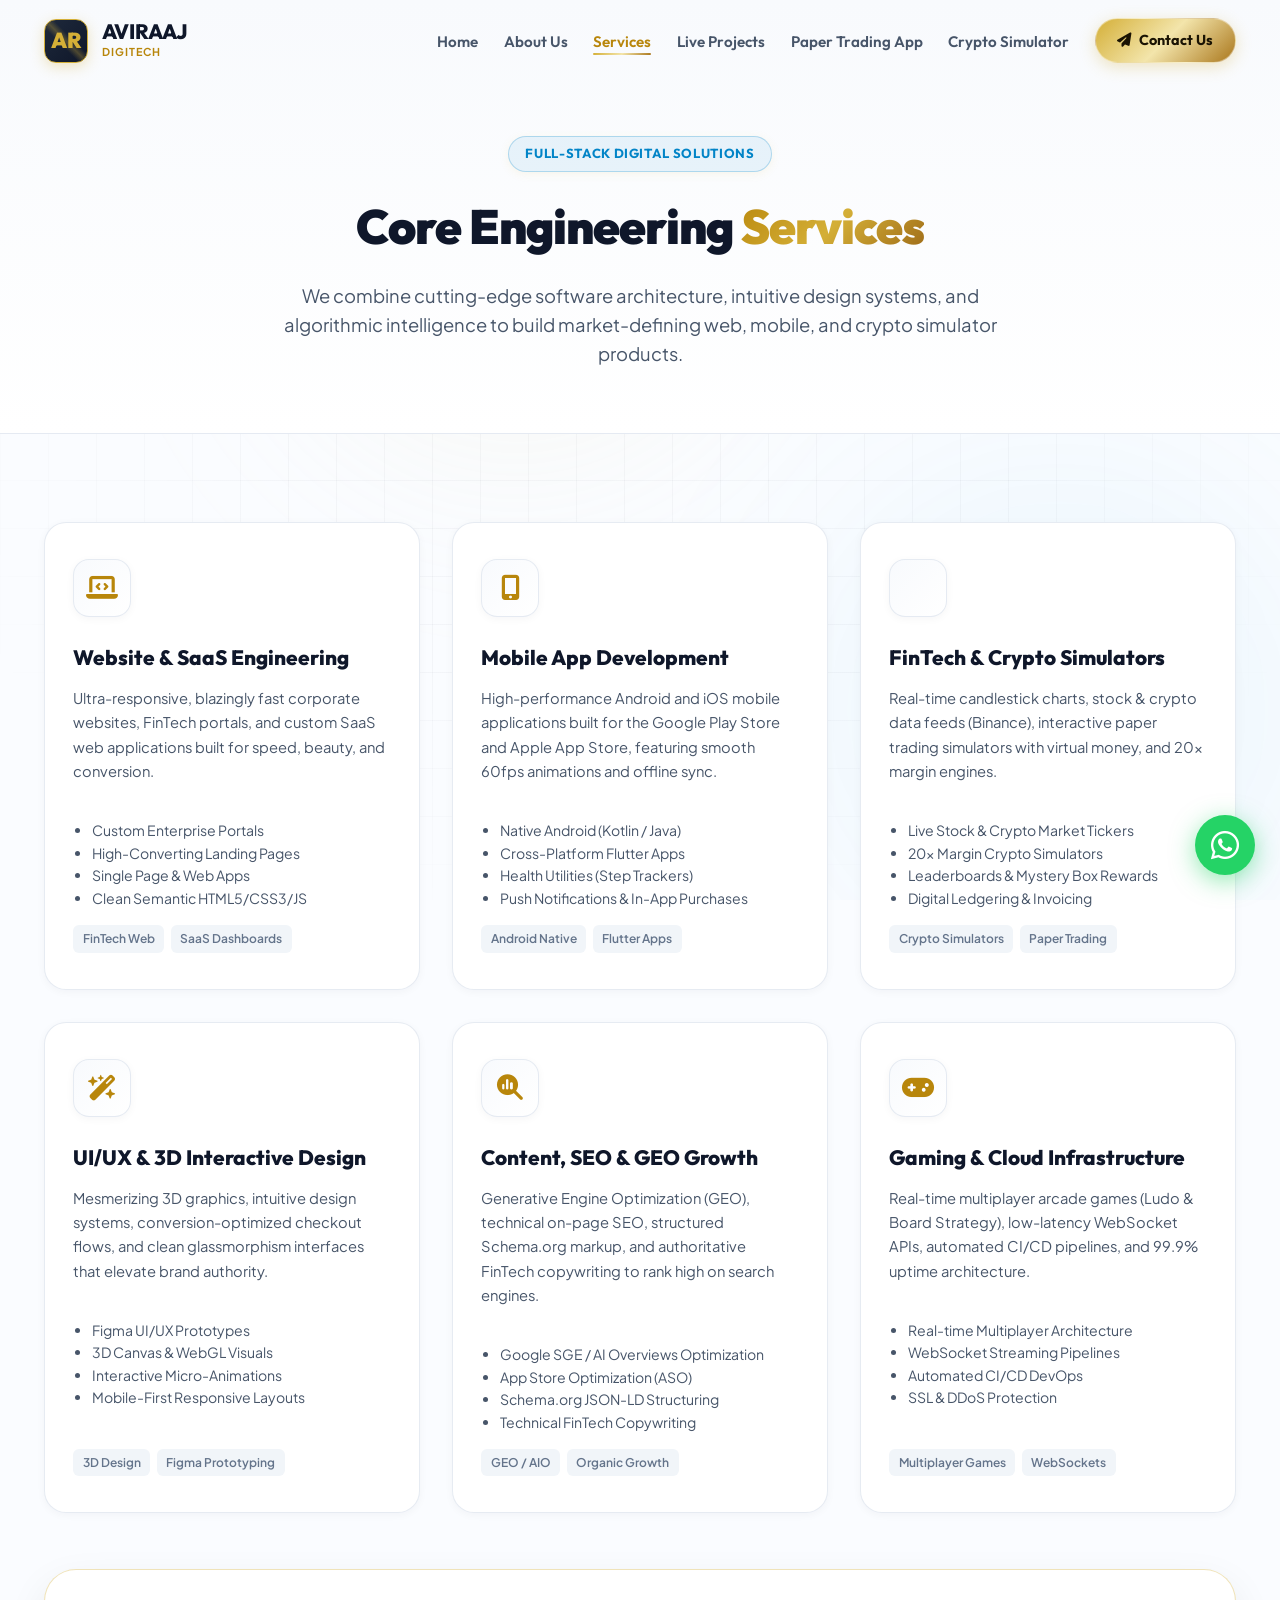
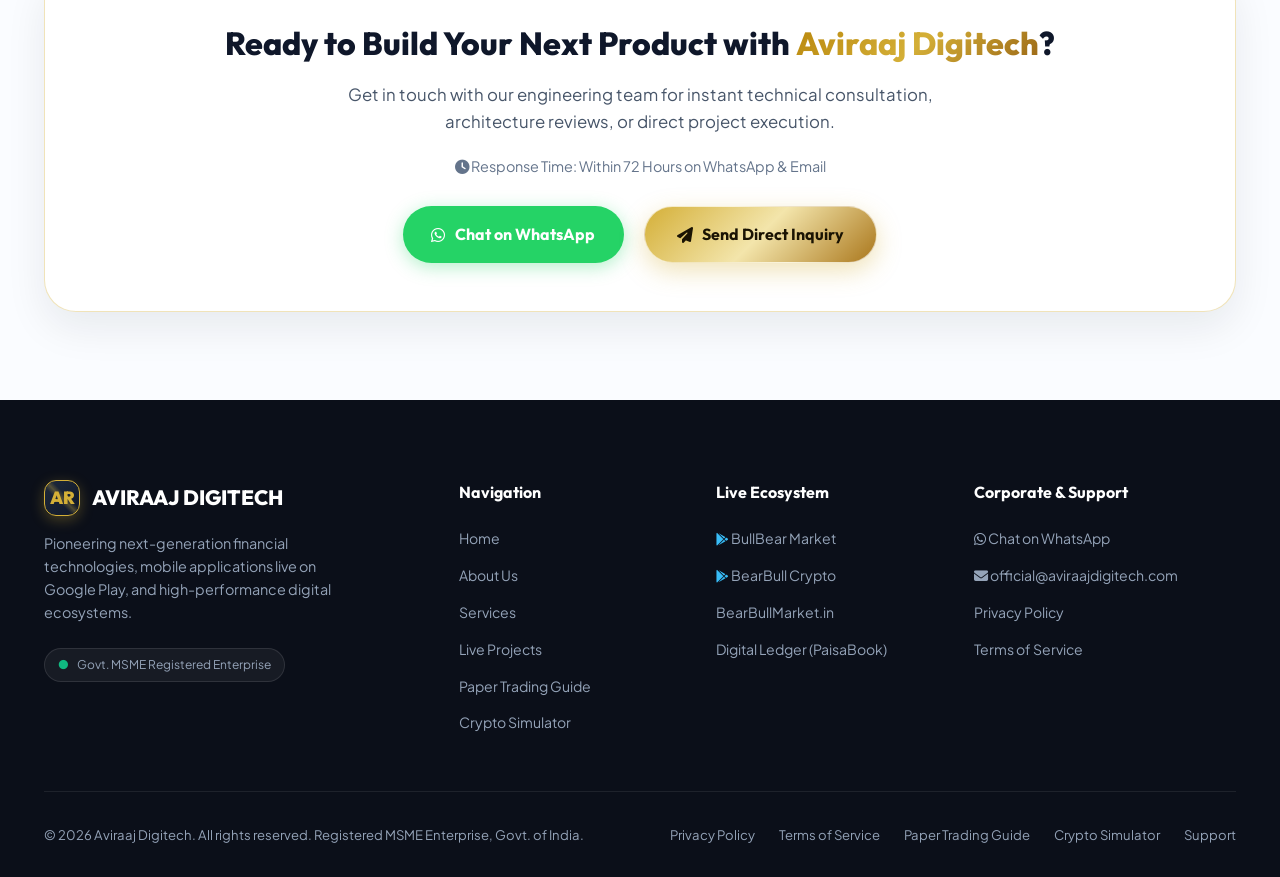
<file: services.html>
<!DOCTYPE html>
<html lang="en">
<head>
  <meta charset="UTF-8">
  <meta name="viewport" content="width=device-width, initial-scale=1.0">
  <title>Our Services | Aviraaj Digitech — Web, Mobile & FinTech Engineering</title>
  <meta name="description" content="Explore custom engineering services by Aviraaj Digitech: Website & SaaS development, Android/iOS mobile apps, FinTech paper trading systems, crypto simulators, UI/UX 3D design, and technical SEO/GEO growth.">
  <meta name="robots" content="index, follow">
  <link rel="canonical" href="https://aviraajdigitech.com/services.html">

  <link rel="icon" type="image/jpeg" href="assets/logo.jpg">
  <link rel="stylesheet" href="https://cdnjs.cloudflare.com/ajax/libs/font-awesome/6.5.1/css/all.min.css">
  <link rel="stylesheet" href="css/style.css">
</head>
<body>

  <div class="ambient-bg">
    <div class="ambient-blob-1"></div>
    <div class="ambient-blob-2"></div>
    <div class="bg-grid-pattern"></div>
  </div>

  <a href="https://wa.me/918410625142?text=Hello%20Aviraaj%20Digitech%2C%20I%20want%20to%20hire%20your%20services." target="_blank" rel="noopener noreferrer" class="floating-whatsapp-btn" title="Chat on WhatsApp with Aviraaj Digitech">
    <i class="fab fa-whatsapp"></i>
  </a>

  <!-- Header Navigation -->
  <header>
    <nav class="navbar scrolled" id="navbar">
      <div class="nav-container">
        <a href="index.html" class="brand-logo">
          <div class="brand-icon-box">AR</div>
          <div class="brand-text">
            <span class="brand-name">AVIRAAJ</span>
            <span class="brand-tagline">DIGITECH</span>
          </div>
        </a>

        <ul class="nav-menu" id="navMenu">
          <li><a href="index.html" class="nav-link">Home</a></li>
          <li><a href="about.html" class="nav-link">About Us</a></li>
          <li><a href="services.html" class="nav-link active">Services</a></li>
          <li><a href="projects.html" class="nav-link">Live Projects</a></li>
          <li><a href="paper-trading.html" class="nav-link">Paper Trading App</a></li>
          <li><a href="crypto-simulator.html" class="nav-link">Crypto Simulator</a></li>
          <li><a href="contact.html" class="nav-cta-btn"><i class="fas fa-paper-plane"></i> Contact Us</a></li>
        </ul>

        <button class="mobile-toggle" id="mobileToggle" aria-label="Toggle navigation">
          <i class="fas fa-bars"></i>
        </button>
      </div>
    </nav>
  </header>

  <main>
    <!-- Page Hero Header -->
    <section class="page-hero">
      <div class="container">
        <span class="badge-tag blue">Full-Stack Digital Solutions</span>
        <h1 class="page-hero-title">Core Engineering <span class="text-gold-gradient">Services</span></h1>
        <p class="page-hero-subtitle">
          We combine cutting-edge software architecture, intuitive design systems, and algorithmic intelligence to build market-defining web, mobile, and crypto simulator products.
        </p>
      </div>
    </section>

    <!-- Services Grid -->
    <section class="section">
      <div class="container">
        <div class="services-grid" style="grid-template-columns:repeat(3, 1fr); gap:2rem;">
          
          <!-- Service 1: Website Engineering -->
          <div class="service-card">
            <div class="service-icon-box"><i class="fas fa-laptop-code"></i></div>
            <h3>Website & SaaS Engineering</h3>
            <p>
              Ultra-responsive, blazingly fast corporate websites, FinTech portals, and custom SaaS web applications built for speed, beauty, and conversion.
            </p>
            <ul style="padding-left:1.2rem; color:var(--text-muted); font-size:0.88rem; margin:1rem 0; line-height:1.6;">
              <li>Custom Enterprise Portals</li>
              <li>High-Converting Landing Pages</li>
              <li>Single Page & Web Apps</li>
              <li>Clean Semantic HTML5/CSS3/JS</li>
            </ul>
            <div class="service-tags">
              <span class="service-tag-item">FinTech Web</span>
              <span class="service-tag-item">SaaS Dashboards</span>
            </div>
          </div>

          <!-- Service 2: Mobile App Development -->
          <div class="service-card">
            <div class="service-icon-box"><i class="fas fa-mobile-screen-button"></i></div>
            <h3>Mobile App Development</h3>
            <p>
              High-performance Android and iOS mobile applications built for the Google Play Store and Apple App Store, featuring smooth 60fps animations and offline sync.
            </p>
            <ul style="padding-left:1.2rem; color:var(--text-muted); font-size:0.88rem; margin:1rem 0; line-height:1.6;">
              <li>Native Android (Kotlin / Java)</li>
              <li>Cross-Platform Flutter Apps</li>
              <li>Health Utilities (Step Trackers)</li>
              <li>Push Notifications & In-App Purchases</li>
            </ul>
            <div class="service-tags">
              <span class="service-tag-item">Android Native</span>
              <span class="service-tag-item">Flutter Apps</span>
            </div>
          </div>

          <!-- Service 3: FinTech & Paper Trading Solutions -->
          <div class="service-card">
            <div class="service-icon-box"><i class="fas fa-chart-candlestick"></i></div>
            <h3>FinTech & Crypto Simulators</h3>
            <p>
              Real-time candlestick charts, stock & crypto data feeds (Binance), interactive paper trading simulators with virtual money, and 20x margin engines.
            </p>
            <ul style="padding-left:1.2rem; color:var(--text-muted); font-size:0.88rem; margin:1rem 0; line-height:1.6;">
              <li>Live Stock & Crypto Market Tickers</li>
              <li>20x Margin Crypto Simulators</li>
              <li>Leaderboards & Mystery Box Rewards</li>
              <li>Digital Ledgering & Invoicing</li>
            </ul>
            <div class="service-tags">
              <span class="service-tag-item">Crypto Simulators</span>
              <span class="service-tag-item">Paper Trading</span>
            </div>
          </div>

          <!-- Service 4: UI/UX & 3D Interactive Design -->
          <div class="service-card">
            <div class="service-icon-box"><i class="fas fa-wand-magic-sparkles"></i></div>
            <h3>UI/UX & 3D Interactive Design</h3>
            <p>
              Mesmerizing 3D graphics, intuitive design systems, conversion-optimized checkout flows, and clean glassmorphism interfaces that elevate brand authority.
            </p>
            <ul style="padding-left:1.2rem; color:var(--text-muted); font-size:0.88rem; margin:1rem 0; line-height:1.6;">
              <li>Figma UI/UX Prototypes</li>
              <li>3D Canvas & WebGL Visuals</li>
              <li>Interactive Micro-Animations</li>
              <li>Mobile-First Responsive Layouts</li>
            </ul>
            <div class="service-tags">
              <span class="service-tag-item">3D Design</span>
              <span class="service-tag-item">Figma Prototyping</span>
            </div>
          </div>

          <!-- Service 5: Content, SEO & Generative AI Growth -->
          <div class="service-card">
            <div class="service-icon-box"><i class="fas fa-magnifying-glass-chart"></i></div>
            <h3>Content, SEO & GEO Growth</h3>
            <p>
              Generative Engine Optimization (GEO), technical on-page SEO, structured Schema.org markup, and authoritative FinTech copywriting to rank high on search engines.
            </p>
            <ul style="padding-left:1.2rem; color:var(--text-muted); font-size:0.88rem; margin:1rem 0; line-height:1.6;">
              <li>Google SGE / AI Overviews Optimization</li>
              <li>App Store Optimization (ASO)</li>
              <li>Schema.org JSON-LD Structuring</li>
              <li>Technical FinTech Copywriting</li>
            </ul>
            <div class="service-tags">
              <span class="service-tag-item">GEO / AIO</span>
              <span class="service-tag-item">Organic Growth</span>
            </div>
          </div>

          <!-- Service 6: Multiplayer Gaming & Cloud APIs -->
          <div class="service-card">
            <div class="service-icon-box"><i class="fas fa-gamepad"></i></div>
            <h3>Gaming & Cloud Infrastructure</h3>
            <p>
              Real-time multiplayer arcade games (Ludo & Board Strategy), low-latency WebSocket APIs, automated CI/CD pipelines, and 99.9% uptime architecture.
            </p>
            <ul style="padding-left:1.2rem; color:var(--text-muted); font-size:0.88rem; margin:1rem 0; line-height:1.6;">
              <li>Real-time Multiplayer Architecture</li>
              <li>WebSocket Streaming Pipelines</li>
              <li>Automated CI/CD DevOps</li>
              <li>SSL & DDoS Protection</li>
            </ul>
            <div class="service-tags">
              <span class="service-tag-item">Multiplayer Games</span>
              <span class="service-tag-item">WebSockets</span>
            </div>
          </div>

        </div>

        <div style="background:#FFFFFF; border:1px solid var(--border-gold); border-radius:var(--radius-xl); padding:3rem; margin-top:3.5rem; text-align:center; box-shadow:var(--shadow-lg);">
          <h2 style="font-family:var(--font-heading); font-size:2rem; font-weight:800; color:var(--text-dark); margin-bottom:0.75rem;">
            Ready to Build Your Next Product with <span class="text-gold-gradient">Aviraaj Digitech</span>?
          </h2>
          <p style="color:var(--text-muted); font-size:1.05rem; max-width:650px; margin:0 auto 1.25rem auto;">
            Get in touch with our engineering team for instant technical consultation, architecture reviews, or direct project execution.
          </p>
          <div style="color:#64748B; font-size:0.9rem; margin-bottom:1.75rem;">
            <i class="fas fa-clock"></i> Response Time: Within 72 Hours on WhatsApp & Email
          </div>
          <div style="display:flex; justify-content:center; gap:1.25rem; flex-wrap:wrap;">
            <a href="https://wa.me/918410625142?text=Hello%20Aviraaj%20Digitech%2C%20I%20want%20to%20hire%20your%20services." target="_blank" rel="noopener noreferrer" class="btn-whatsapp-hero">
              <i class="fab fa-whatsapp"></i> Chat on WhatsApp
            </a>
            <a href="contact.html" class="btn-primary-3d">
              <i class="fas fa-paper-plane"></i> Send Direct Inquiry
            </a>
          </div>
        </div>

      </div>
    </section>
  </main>

  <footer class="footer">
    <div class="container">
      <div class="footer-top-grid">
        <div class="footer-brand">
          <div style="display:flex; align-items:center; gap:0.75rem; margin-bottom:1rem;">
            <div class="brand-icon-box" style="width:36px; height:36px; font-size:1.1rem;">AR</div>
            <h3 style="margin:0; font-size:1.3rem;">AVIRAAJ DIGITECH</h3>
          </div>
          <p>Pioneering next-generation financial technologies, mobile applications live on Google Play, and high-performance digital ecosystems.</p>
          <div style="display:inline-flex; align-items:center; gap:0.5rem; background:rgba(255,255,255,0.05); padding:0.4rem 0.8rem; border-radius:20px; font-size:0.75rem; border:1px solid rgba(255,255,255,0.1);">
            <span style="color:#10B981;">●</span> Govt. MSME Registered Enterprise
          </div>
        </div>

        <div class="footer-col">
          <h4>Navigation</h4>
          <ul class="footer-links">
            <li class="footer-link"><a href="index.html">Home</a></li>
            <li class="footer-link"><a href="about.html">About Us</a></li>
            <li class="footer-link"><a href="services.html">Services</a></li>
            <li class="footer-link"><a href="projects.html">Live Projects</a></li>
            <li class="footer-link"><a href="paper-trading.html">Paper Trading Guide</a></li>
            <li class="footer-link"><a href="crypto-simulator.html">Crypto Simulator</a></li>
          </ul>
        </div>

        <div class="footer-col">
          <h4>Live Ecosystem</h4>
          <ul class="footer-links">
            <li class="footer-link"><a href="https://bullbearmarket.in" target="_blank" rel="noopener noreferrer"><i class="fab fa-google-play" style="color:#38BDF8; font-size:0.8rem;"></i> BullBear Market</a></li>
            <li class="footer-link"><a href="https://bearbullmarket.in" target="_blank" rel="noopener noreferrer"><i class="fab fa-google-play" style="color:#38BDF8; font-size:0.8rem;"></i> BearBull Crypto</a></li>
            <li class="footer-link"><a href="https://bearbullmarket.in" target="_blank" rel="noopener noreferrer">BearBullMarket.in</a></li>
            <li class="footer-link"><a href="projects.html">Digital Ledger (PaisaBook)</a></li>
          </ul>
        </div>

        <div class="footer-col">
          <h4>Corporate & Support</h4>
          <ul class="footer-links">
            <li class="footer-link"><a href="https://wa.me/918410625142?text=Hello%20Aviraaj%20Digitech%2C%20I%20have%20an%20inquiry." target="_blank" rel="noopener noreferrer"><i class="fab fa-whatsapp"></i> Chat on WhatsApp</a></li>
            <li class="footer-link"><a href="mailto:official@aviraajdigitech.com"><i class="fas fa-envelope"></i> official@aviraajdigitech.com</a></li>
            <li class="footer-link"><a href="privacy.html">Privacy Policy</a></li>
            <li class="footer-link"><a href="terms.html">Terms of Service</a></li>
          </ul>
        </div>
      </div>

      <div class="footer-bottom">
        <div>© 2026 Aviraaj Digitech. All rights reserved. Registered MSME Enterprise, Govt. of India.</div>
        <div class="footer-legal-links">
          <a href="privacy.html">Privacy Policy</a>
          <a href="terms.html">Terms of Service</a>
          <a href="paper-trading.html">Paper Trading Guide</a>
          <a href="crypto-simulator.html">Crypto Simulator</a>
          <a href="contact.html">Support</a>
        </div>
      </div>
    </div>
  </footer>

  <script src="js/main.js"></script>
</body>
</html>
</file>
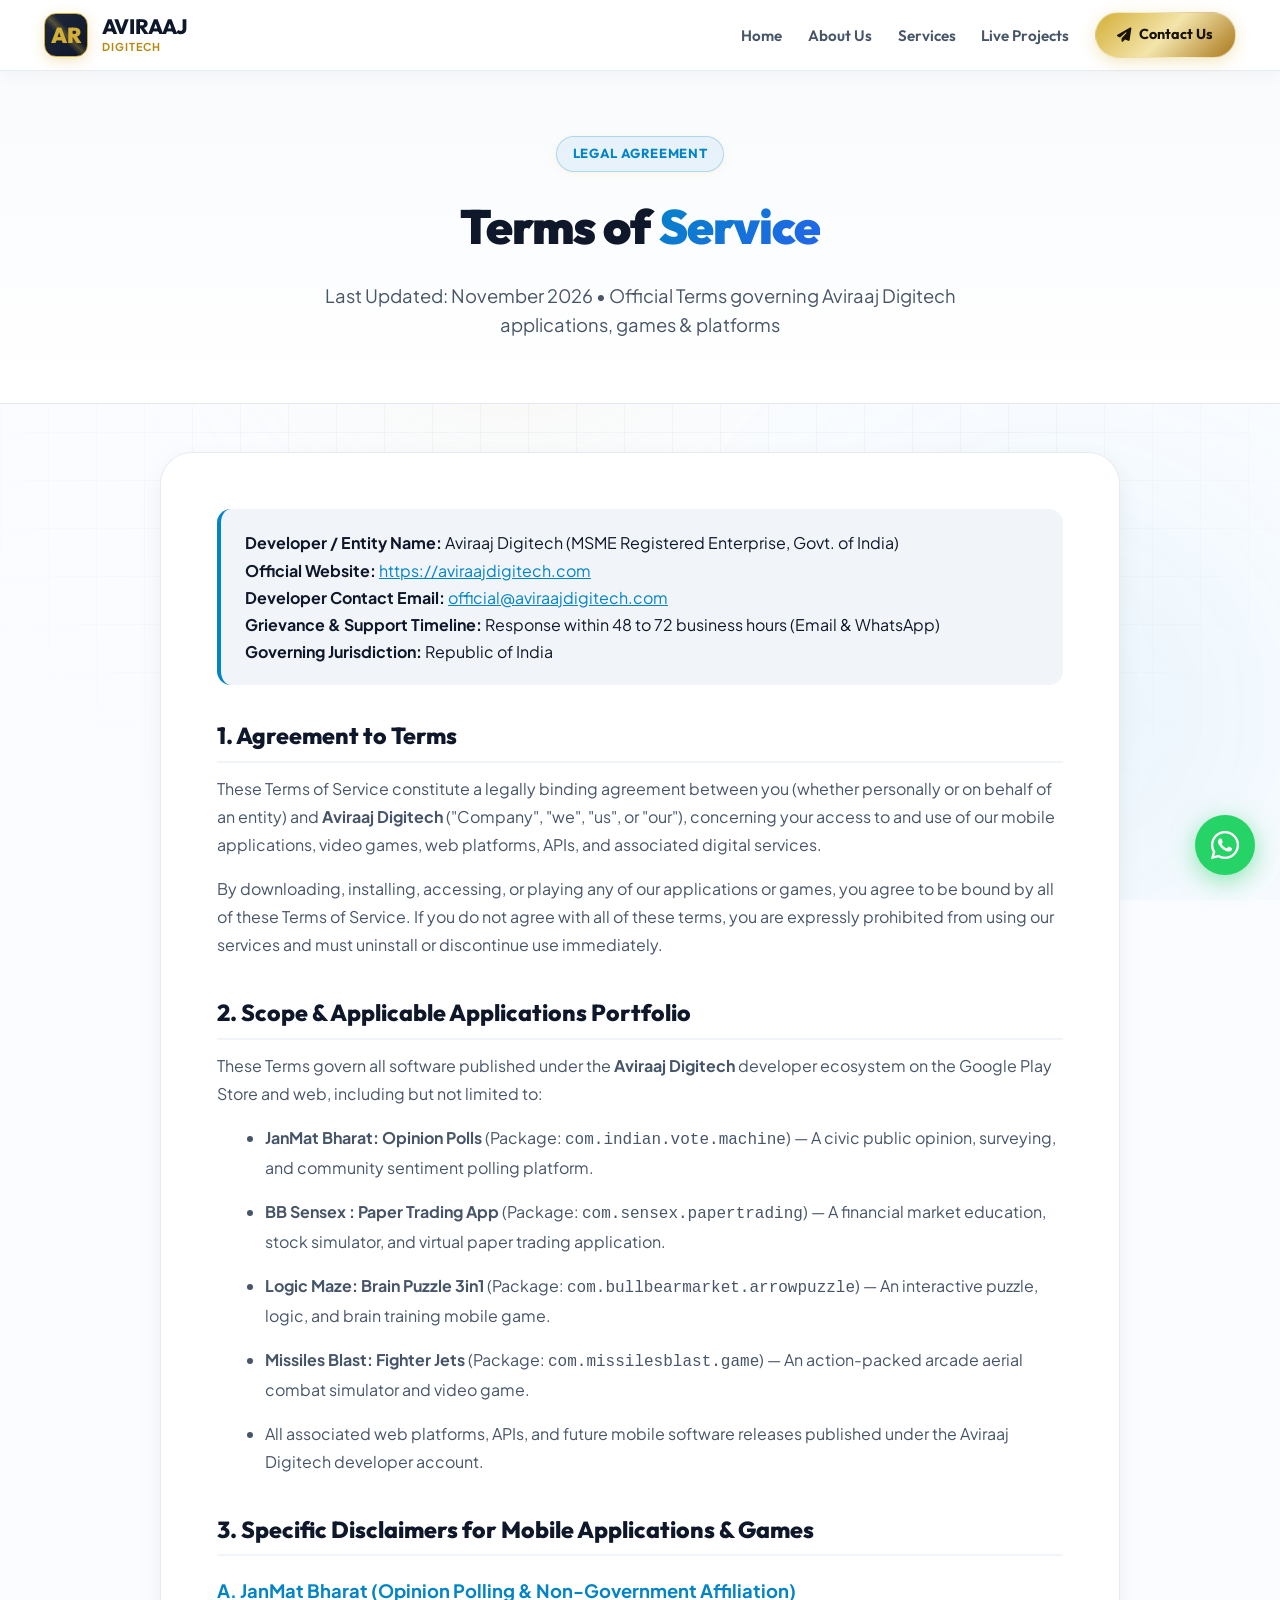
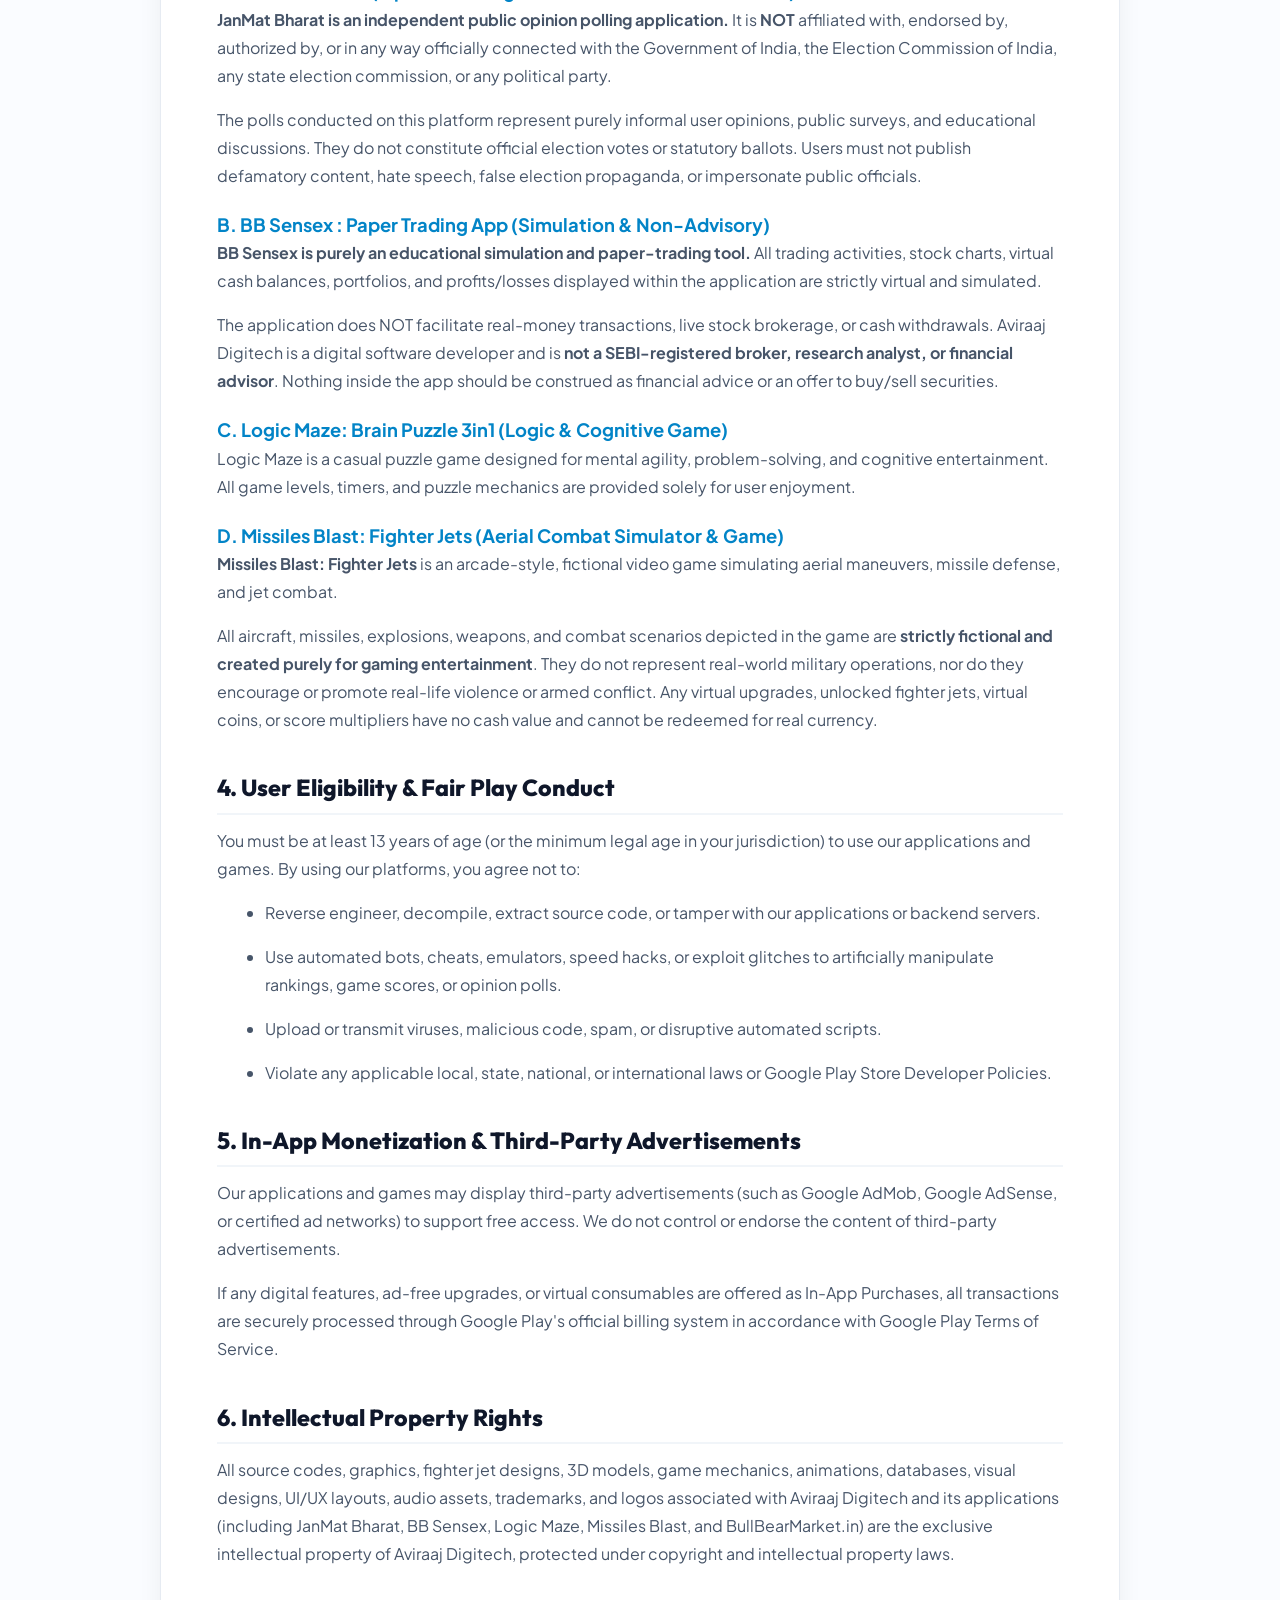
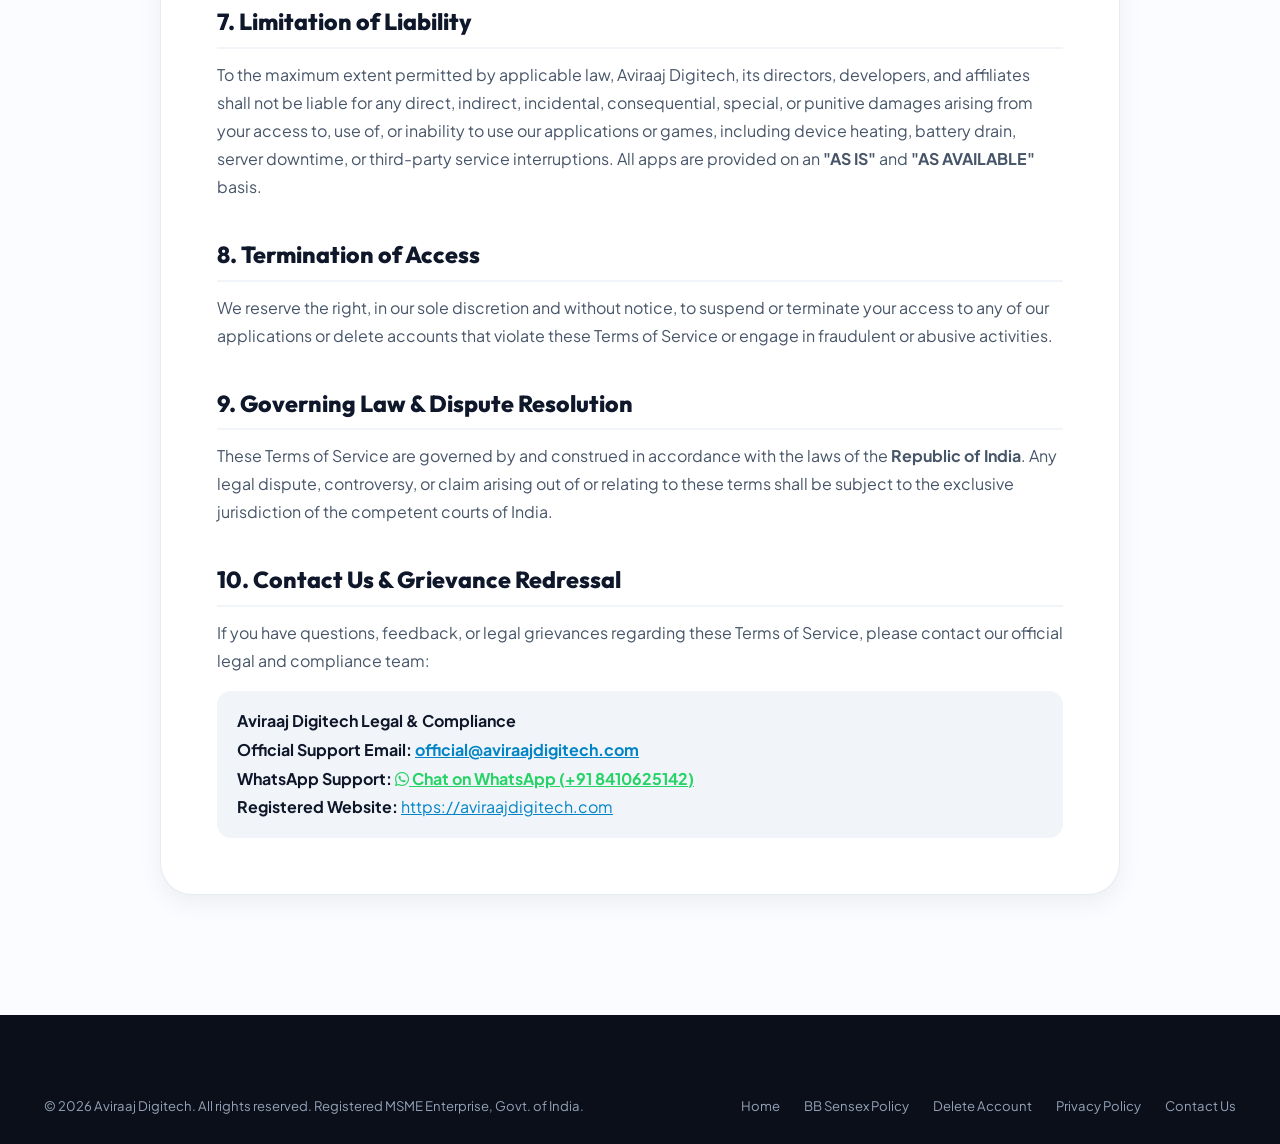
<file: terms.html>
<!DOCTYPE html>
<html lang="en">
<head>
  <meta charset="UTF-8">
  <meta name="viewport" content="width=device-width, initial-scale=1.0">
  <title>Terms of Service | Aviraaj Digitech — Official Terms</title>
  <meta name="description" content="Official Terms of Service governing the use of Aviraaj Digitech mobile applications, games, web platforms, and digital software services.">
  <meta name="robots" content="index, follow">
  <link rel="canonical" href="https://aviraajdigitech.com/terms.html">

  <link rel="icon" type="image/jpeg" href="assets/logo.jpg">
  <link rel="stylesheet" href="https://cdnjs.cloudflare.com/ajax/libs/font-awesome/6.5.1/css/all.min.css">
  <link rel="stylesheet" href="css/style.css">
</head>
<body>

  <div class="ambient-bg">
    <div class="ambient-blob-1"></div>
    <div class="ambient-blob-2"></div>
    <div class="bg-grid-pattern"></div>
  </div>

  <a href="https://wa.me/918410625142?text=Hello%20Aviraaj%20Digitech%2C%20I%20have%20a%20legal%20inquiry." target="_blank" rel="noopener noreferrer" class="floating-whatsapp-btn" title="Chat on WhatsApp with Aviraaj Digitech">
    <i class="fab fa-whatsapp"></i>
  </a>

  <!-- Header Navigation -->
  <header>
    <nav class="navbar scrolled" id="navbar">
      <div class="nav-container">
        <a href="index.html" class="brand-logo">
          <div class="brand-icon-box">AR</div>
          <div class="brand-text">
            <span class="brand-name">AVIRAAJ</span>
            <span class="brand-tagline">DIGITECH</span>
          </div>
        </a>

        <ul class="nav-menu" id="navMenu">
          <li><a href="index.html" class="nav-link">Home</a></li>
          <li><a href="about.html" class="nav-link">About Us</a></li>
          <li><a href="services.html" class="nav-link">Services</a></li>
          <li><a href="projects.html" class="nav-link">Live Projects</a></li>
          <li><a href="contact.html" class="nav-cta-btn"><i class="fas fa-paper-plane"></i> Contact Us</a></li>
        </ul>

        <button class="mobile-toggle" id="mobileToggle" aria-label="Toggle navigation">
          <i class="fas fa-bars"></i>
        </button>
      </div>
    </nav>
  </header>

  <main>
    <!-- Page Hero Header -->
    <section class="page-hero">
      <div class="container">
        <span class="badge-tag blue">Legal Agreement</span>
        <h1 class="page-hero-title">Terms of <span class="text-blue-gradient">Service</span></h1>
        <p class="page-hero-subtitle">
          Last Updated: November 2026 • Official Terms governing Aviraaj Digitech applications, games & platforms
        </p>
      </div>
    </section>

    <!-- Main Content -->
    <section class="section" style="padding-top: 1rem;">
      <div class="container">
        <div class="legal-content-card">
          
          <div style="background:var(--bg-subtle); padding:1.25rem 1.5rem; border-radius:var(--radius-md); border-left:4px solid var(--tech-blue); margin-bottom:2rem; line-height:1.7;">
            <strong>Developer / Entity Name:</strong> Aviraaj Digitech (MSME Registered Enterprise, Govt. of India)<br>
            <strong>Official Website:</strong> <a href="https://aviraajdigitech.com" style="color:var(--tech-blue);">https://aviraajdigitech.com</a><br>
            <strong>Developer Contact Email:</strong> <a href="mailto:official@aviraajdigitech.com" style="color:var(--tech-blue);">official@aviraajdigitech.com</a><br>
            <strong>Grievance & Support Timeline:</strong> Response within 48 to 72 business hours (Email & WhatsApp)<br>
            <strong>Governing Jurisdiction:</strong> Republic of India
          </div>

          <h2>1. Agreement to Terms</h2>
          <p>
            These Terms of Service constitute a legally binding agreement between you (whether personally or on behalf of an entity) and <strong>Aviraaj Digitech</strong> ("Company", "we", "us", or "our"), concerning your access to and use of our mobile applications, video games, web platforms, APIs, and associated digital services.
          </p>
          <p>
            By downloading, installing, accessing, or playing any of our applications or games, you agree to be bound by all of these Terms of Service. If you do not agree with all of these terms, you are expressly prohibited from using our services and must uninstall or discontinue use immediately.
          </p>

          <h2>2. Scope & Applicable Applications Portfolio</h2>
          <p>
            These Terms govern all software published under the <strong>Aviraaj Digitech</strong> developer ecosystem on the Google Play Store and web, including but not limited to:
          </p>
          <ul style="margin-left: 1.5rem; margin-bottom: 1.5rem; line-height: 1.8;">
            <li><strong>JanMat Bharat: Opinion Polls</strong> (Package: <code>com.indian.vote.machine</code>) — A civic public opinion, surveying, and community sentiment polling platform.</li>
            <li><strong>BB Sensex : Paper Trading App</strong> (Package: <code>com.sensex.papertrading</code>) — A financial market education, stock simulator, and virtual paper trading application.</li>
            <li><strong>Logic Maze: Brain Puzzle 3in1</strong> (Package: <code>com.bullbearmarket.arrowpuzzle</code>) — An interactive puzzle, logic, and brain training mobile game.</li>
            <li><strong>Missiles Blast: Fighter Jets</strong> (Package: <code>com.missilesblast.game</code>) — An action-packed arcade aerial combat simulator and video game.</li>
            <li>All associated web platforms, APIs, and future mobile software releases published under the Aviraaj Digitech developer account.</li>
          </ul>

          <h2>3. Specific Disclaimers for Mobile Applications & Games</h2>
          
          <h3 style="margin-top:1.25rem; font-size:1.15rem; color:var(--tech-blue);">A. JanMat Bharat (Opinion Polling & Non-Government Affiliation)</h3>
          <p>
            <strong>JanMat Bharat is an independent public opinion polling application.</strong> It is <strong>NOT</strong> affiliated with, endorsed by, authorized by, or in any way officially connected with the Government of India, the Election Commission of India, any state election commission, or any political party. 
          </p>
          <p>
            The polls conducted on this platform represent purely informal user opinions, public surveys, and educational discussions. They do not constitute official election votes or statutory ballots. Users must not publish defamatory content, hate speech, false election propaganda, or impersonate public officials.
          </p>

          <h3 style="margin-top:1.25rem; font-size:1.15rem; color:var(--tech-blue);">B. BB Sensex : Paper Trading App (Simulation & Non-Advisory)</h3>
          <p>
            <strong>BB Sensex is purely an educational simulation and paper-trading tool.</strong> All trading activities, stock charts, virtual cash balances, portfolios, and profits/losses displayed within the application are strictly virtual and simulated. 
          </p>
          <p>
            The application does NOT facilitate real-money transactions, live stock brokerage, or cash withdrawals. Aviraaj Digitech is a digital software developer and is <strong>not a SEBI-registered broker, research analyst, or financial advisor</strong>. Nothing inside the app should be construed as financial advice or an offer to buy/sell securities.
          </p>

          <h3 style="margin-top:1.25rem; font-size:1.15rem; color:var(--tech-blue);">C. Logic Maze: Brain Puzzle 3in1 (Logic & Cognitive Game)</h3>
          <p>
            Logic Maze is a casual puzzle game designed for mental agility, problem-solving, and cognitive entertainment. All game levels, timers, and puzzle mechanics are provided solely for user enjoyment.
          </p>

          <h3 style="margin-top:1.25rem; font-size:1.15rem; color:var(--tech-blue);">D. Missiles Blast: Fighter Jets (Aerial Combat Simulator & Game)</h3>
          <p>
            <strong>Missiles Blast: Fighter Jets</strong> is an arcade-style, fictional video game simulating aerial maneuvers, missile defense, and jet combat. 
          </p>
          <p>
            All aircraft, missiles, explosions, weapons, and combat scenarios depicted in the game are <strong>strictly fictional and created purely for gaming entertainment</strong>. They do not represent real-world military operations, nor do they encourage or promote real-life violence or armed conflict. Any virtual upgrades, unlocked fighter jets, virtual coins, or score multipliers have no cash value and cannot be redeemed for real currency.
          </p>

          <h2>4. User Eligibility & Fair Play Conduct</h2>
          <p>
            You must be at least 13 years of age (or the minimum legal age in your jurisdiction) to use our applications and games. By using our platforms, you agree not to:
          </p>
          <ul style="margin-left: 1.5rem; margin-bottom: 1.5rem; line-height: 1.8;">
            <li>Reverse engineer, decompile, extract source code, or tamper with our applications or backend servers.</li>
            <li>Use automated bots, cheats, emulators, speed hacks, or exploit glitches to artificially manipulate rankings, game scores, or opinion polls.</li>
            <li>Upload or transmit viruses, malicious code, spam, or disruptive automated scripts.</li>
            <li>Violate any applicable local, state, national, or international laws or Google Play Store Developer Policies.</li>
          </ul>

          <h2>5. In-App Monetization & Third-Party Advertisements</h2>
          <p>
            Our applications and games may display third-party advertisements (such as Google AdMob, Google AdSense, or certified ad networks) to support free access. We do not control or endorse the content of third-party advertisements. 
          </p>
          <p>
            If any digital features, ad-free upgrades, or virtual consumables are offered as In-App Purchases, all transactions are securely processed through Google Play's official billing system in accordance with Google Play Terms of Service.
          </p>

          <h2>6. Intellectual Property Rights</h2>
          <p>
            All source codes, graphics, fighter jet designs, 3D models, game mechanics, animations, databases, visual designs, UI/UX layouts, audio assets, trademarks, and logos associated with Aviraaj Digitech and its applications (including JanMat Bharat, BB Sensex, Logic Maze, Missiles Blast, and BullBearMarket.in) are the exclusive intellectual property of Aviraaj Digitech, protected under copyright and intellectual property laws.
          </p>

          <h2>7. Limitation of Liability</h2>
          <p>
            To the maximum extent permitted by applicable law, Aviraaj Digitech, its directors, developers, and affiliates shall not be liable for any direct, indirect, incidental, consequential, special, or punitive damages arising from your access to, use of, or inability to use our applications or games, including device heating, battery drain, server downtime, or third-party service interruptions. All apps are provided on an <strong>"AS IS"</strong> and <strong>"AS AVAILABLE"</strong> basis.
          </p>

          <h2>8. Termination of Access</h2>
          <p>
            We reserve the right, in our sole discretion and without notice, to suspend or terminate your access to any of our applications or delete accounts that violate these Terms of Service or engage in fraudulent or abusive activities.
          </p>

          <h2>9. Governing Law & Dispute Resolution</h2>
          <p>
            These Terms of Service are governed by and construed in accordance with the laws of the <strong>Republic of India</strong>. Any legal dispute, controversy, or claim arising out of or relating to these terms shall be subject to the exclusive jurisdiction of the competent courts of India.
          </p>

          <h2>10. Contact Us & Grievance Redressal</h2>
          <p>
            If you have questions, feedback, or legal grievances regarding these Terms of Service, please contact our official legal and compliance team:
          </p>
          <div style="background:var(--bg-subtle); padding:1rem 1.25rem; border-radius:var(--radius-md); margin-top:1rem; line-height: 1.8;">
            <strong>Aviraaj Digitech Legal & Compliance</strong><br>
            <strong>Official Support Email:</strong> <a href="mailto:official@aviraajdigitech.com" style="color:var(--tech-blue); font-weight:700;">official@aviraajdigitech.com</a><br>
            <strong>WhatsApp Support:</strong> <a href="https://wa.me/918410625142?text=Hello%20Aviraaj%20Digitech%2C%20I%20have%20a%20legal%20inquiry." target="_blank" rel="noopener noreferrer" style="color:var(--whatsapp-green); font-weight:700;"><i class="fab fa-whatsapp"></i> Chat on WhatsApp (+91 8410625142)</a><br>
            <strong>Registered Website:</strong> <a href="https://aviraajdigitech.com" style="color:var(--tech-blue);">https://aviraajdigitech.com</a>
          </div>

        </div>
      </div>
    </section>
  </main>

  <footer class="footer">
    <div class="container">
      <div class="footer-bottom" style="padding-top:0; border-top:none;">
        <div>© 2026 Aviraaj Digitech. All rights reserved. Registered MSME Enterprise, Govt. of India.</div>
        <div class="footer-legal-links">
          <a href="index.html">Home</a>
          <a href="bb-sensex-privacy-policy.html">BB Sensex Policy</a>
          <a href="bb-sensex-delete-account.html">Delete Account</a>
          <a href="privacy.html">Privacy Policy</a>
          <a href="contact.html">Contact Us</a>
        </div>
      </div>
    </div>
  </footer>

</body>
</html>
</file>
<file: css/style.css>
/* ==========================================================================
   AVIRAAJ DIGITECH - OFFICIAL MULTI-PAGE CORPORATE PORTFOLIO
   Theme: Modern Light Tech & Gold FinTech Aesthetic (Apple / Stripe standard)
   ========================================================================== */

@import url('https://fonts.googleapis.com/css2?family=Outfit:wght@300;400;500;600;700;800;900&family=Plus+Jakarta+Sans:wght@300;400;500;600;700;800&family=JetBrains+Mono:wght@400;600;700&display=swap');

:root {
  /* Color Tokens */
  --bg-main: #FAFCFF;
  --bg-surface: #FFFFFF;
  --bg-card: rgba(255, 255, 255, 0.9);
  --bg-subtle: #F1F5F9;
  --bg-accent-light: #F8FAFD;
  
  /* Primary & Accents */
  --primary-gold: #D4AF37;
  --primary-gold-dark: #B8860B;
  --primary-gold-light: #FDF4D8;
  --gold-gradient: linear-gradient(135deg, #D4AF37 0%, #F3E5AB 50%, #AA771C 100%);
  --gold-text-gradient: linear-gradient(135deg, #B8860B 0%, #D4AF37 50%, #996515 100%);
  
  --tech-blue: #0284C7;
  --tech-blue-gradient: linear-gradient(135deg, #0284C7 0%, #2563EB 100%);
  --fintech-green: #10B981;
  --fintech-green-gradient: linear-gradient(135deg, #10B981 0%, #059669 100%);
  --whatsapp-green: #25D366;
  
  /* Typography */
  --text-dark: #0F172A;
  --text-muted: #475569;
  --text-subtle: #64748B;
  --text-light: #94A3B8;
  
  /* Borders & Shadows */
  --border-subtle: rgba(226, 232, 240, 0.85);
  --border-gold: rgba(212, 175, 55, 0.35);
  --border-gold-glow: rgba(212, 175, 55, 0.6);
  --shadow-sm: 0 2px 8px rgba(15, 23, 42, 0.04);
  --shadow-md: 0 8px 24px rgba(15, 23, 42, 0.06);
  --shadow-lg: 0 16px 40px rgba(15, 23, 42, 0.08);
  --shadow-xl: 0 24px 60px rgba(15, 23, 42, 0.12);
  --shadow-gold: 0 10px 30px rgba(212, 175, 55, 0.25);

  /* Radii & Font */
  --radius-sm: 8px;
  --radius-md: 14px;
  --radius-lg: 22px;
  --radius-xl: 32px;
  --radius-full: 9999px;
  --transition: all 0.3s cubic-bezier(0.16, 1, 0.3, 1);
  --font-heading: 'Outfit', -apple-system, BlinkMacSystemFont, sans-serif;
  --font-body: 'Plus Jakarta Sans', -apple-system, BlinkMacSystemFont, sans-serif;
  --font-mono: 'JetBrains Mono', monospace;
}

*, *::before, *::after {
  margin: 0;
  padding: 0;
  box-sizing: border-box;
}

html {
  scroll-behavior: smooth;
  font-size: 16px;
  background-color: var(--bg-main);
  color: var(--text-dark);
}

body {
  font-family: var(--font-body);
  line-height: 1.6;
  background: var(--bg-main);
  overflow-x: hidden;
  position: relative;
  -webkit-font-smoothing: antialiased;
}

/* Ambient Animated Lighting */
.ambient-bg {
  position: fixed;
  top: 0;
  left: 0;
  width: 100vw;
  height: 100vh;
  pointer-events: none;
  z-index: 0;
  overflow: hidden;
}

.ambient-blob-1 {
  position: absolute;
  top: -10%;
  left: 15%;
  width: 650px;
  height: 650px;
  background: radial-gradient(circle, rgba(212, 175, 55, 0.12) 0%, rgba(253, 244, 216, 0.05) 50%, transparent 70%);
  filter: blur(80px);
  animation: floatOrb 22s infinite alternate ease-in-out;
}

.ambient-blob-2 {
  position: absolute;
  top: 40%;
  right: -10%;
  width: 700px;
  height: 700px;
  background: radial-gradient(circle, rgba(2, 132, 199, 0.08) 0%, rgba(56, 189, 248, 0.03) 50%, transparent 70%);
  filter: blur(90px);
  animation: floatOrb 28s infinite alternate-reverse ease-in-out;
}

.bg-grid-pattern {
  position: absolute;
  inset: 0;
  background-image: 
    linear-gradient(to right, rgba(15, 23, 42, 0.03) 1px, transparent 1px),
    linear-gradient(to bottom, rgba(15, 23, 42, 0.03) 1px, transparent 1px);
  background-size: 48px 48px;
  mask-image: radial-gradient(ellipse at center, black 40%, transparent 80%);
  -webkit-mask-image: radial-gradient(ellipse at center, black 40%, transparent 80%);
}

@keyframes floatOrb {
  0% { transform: translate(0, 0) scale(1); }
  50% { transform: translate(50px, -30px) scale(1.08); }
  100% { transform: translate(-30px, 50px) scale(0.95); }
}

/* Container & Global Helpers */
.container {
  width: 100%;
  max-width: 1240px;
  margin: 0 auto;
  padding: 0 1.5rem;
  position: relative;
  z-index: 1;
}

.section {
  padding: 5.5rem 0;
  position: relative;
}

.section-header {
  text-align: center;
  max-width: 780px;
  margin: 0 auto 3.5rem auto;
}

.badge-tag {
  display: inline-flex;
  align-items: center;
  gap: 0.5rem;
  padding: 0.4rem 1rem;
  border-radius: var(--radius-full);
  background: rgba(212, 175, 55, 0.1);
  border: 1px solid var(--border-gold);
  color: var(--primary-gold-dark);
  font-family: var(--font-heading);
  font-size: 0.82rem;
  font-weight: 700;
  letter-spacing: 0.05em;
  text-transform: uppercase;
  margin-bottom: 1rem;
  box-shadow: 0 2px 10px rgba(212, 175, 55, 0.1);
}

.badge-tag.blue {
  background: rgba(2, 132, 199, 0.08);
  border-color: rgba(2, 132, 199, 0.25);
  color: var(--tech-blue);
}

.badge-tag.green {
  background: rgba(16, 185, 129, 0.08);
  border-color: rgba(16, 185, 129, 0.25);
  color: var(--fintech-green);
}

.badge-playstore-live {
  display: inline-flex;
  align-items: center;
  gap: 0.4rem;
  padding: 0.35rem 0.85rem;
  background: rgba(2, 132, 199, 0.1);
  border: 1px solid rgba(2, 132, 199, 0.3);
  color: var(--tech-blue);
  border-radius: var(--radius-full);
  font-size: 0.75rem;
  font-weight: 700;
  text-transform: uppercase;
  letter-spacing: 0.03em;
}

.section-title {
  font-family: var(--font-heading);
  font-size: 2.6rem;
  font-weight: 800;
  line-height: 1.2;
  color: var(--text-dark);
  letter-spacing: -0.02em;
  margin-bottom: 1rem;
}

.section-subtitle {
  font-size: 1.1rem;
  color: var(--text-muted);
  font-weight: 400;
  line-height: 1.65;
}

.text-gold-gradient {
  background: var(--gold-text-gradient);
  -webkit-background-clip: text;
  -webkit-text-fill-color: transparent;
  display: inline-block;
}

.text-blue-gradient {
  background: var(--tech-blue-gradient);
  -webkit-background-clip: text;
  -webkit-text-fill-color: transparent;
  display: inline-block;
}

/* NAVBAR */
.navbar {
  position: fixed;
  top: 0;
  left: 0;
  width: 100%;
  z-index: 1000;
  transition: var(--transition);
  padding: 1.1rem 0;
}

.navbar.scrolled {
  background: rgba(255, 255, 255, 0.94);
  backdrop-filter: blur(18px);
  -webkit-backdrop-filter: blur(18px);
  border-bottom: 1px solid rgba(226, 232, 240, 0.85);
  box-shadow: 0 4px 20px rgba(15, 23, 42, 0.04);
  padding: 0.75rem 0;
}

.nav-container {
  display: flex;
  align-items: center;
  justify-content: space-between;
  max-width: 1240px;
  margin: 0 auto;
  padding: 0 1.5rem;
}

/* Brand Logo */
.brand-logo {
  display: flex;
  align-items: center;
  gap: 0.85rem;
  text-decoration: none;
}

.brand-icon-box {
  width: 44px;
  height: 44px;
  border-radius: 12px;
  background: linear-gradient(135deg, #1E293B 0%, #0F172A 100%);
  border: 1.5px solid var(--primary-gold);
  display: flex;
  align-items: center;
  justify-content: center;
  font-family: var(--font-heading);
  font-size: 1.35rem;
  font-weight: 900;
  color: var(--primary-gold);
  box-shadow: 0 4px 14px rgba(212, 175, 55, 0.3);
  position: relative;
  overflow: hidden;
  transition: transform 0.3s ease;
}

.brand-icon-box::before {
  content: '';
  position: absolute;
  top: 0;
  left: 0;
  width: 100%;
  height: 100%;
  background: linear-gradient(45deg, transparent 40%, rgba(212,175,55,0.3) 50%, transparent 60%);
  animation: shineSheen 4s infinite;
}

.brand-logo:hover .brand-icon-box {
  transform: rotate(4deg) scale(1.06);
}

.brand-text {
  display: flex;
  flex-direction: column;
}

.brand-name {
  font-family: var(--font-heading);
  font-size: 1.3rem;
  font-weight: 800;
  color: var(--text-dark);
  letter-spacing: -0.01em;
  line-height: 1.1;
}

.brand-tagline {
  font-size: 0.68rem;
  font-weight: 700;
  letter-spacing: 0.1em;
  color: var(--primary-gold-dark);
  text-transform: uppercase;
}

.nav-menu {
  display: flex;
  align-items: center;
  list-style: none;
  gap: 1.6rem;
}

.nav-link {
  font-family: var(--font-heading);
  font-size: 0.95rem;
  font-weight: 600;
  color: var(--text-muted);
  text-decoration: none;
  transition: var(--transition);
  position: relative;
  padding: 0.3rem 0;
}

.nav-link:hover, .nav-link.active {
  color: var(--primary-gold-dark);
}

.nav-link::after {
  content: '';
  position: absolute;
  bottom: 0;
  left: 0;
  width: 0;
  height: 2px;
  background: var(--gold-gradient);
  border-radius: 2px;
  transition: width 0.3s ease;
}

.nav-link:hover::after, .nav-link.active::after {
  width: 100%;
}

.nav-cta-btn {
  display: inline-flex;
  align-items: center;
  gap: 0.5rem;
  padding: 0.65rem 1.35rem;
  background: var(--gold-gradient);
  color: #1A1303;
  font-family: var(--font-heading);
  font-size: 0.9rem;
  font-weight: 700;
  border-radius: var(--radius-full);
  text-decoration: none;
  box-shadow: 0 4px 16px rgba(212, 175, 55, 0.3);
  transition: var(--transition);
  border: 1px solid rgba(255, 255, 255, 0.4);
}

.nav-cta-btn:hover {
  transform: translateY(-2px);
  box-shadow: 0 8px 24px rgba(212, 175, 55, 0.45);
}

.mobile-toggle {
  display: none;
  background: transparent;
  border: none;
  font-size: 1.5rem;
  color: var(--text-dark);
  cursor: pointer;
}

/* SUBPAGE HERO HEADER */
.page-hero {
  padding: 8.5rem 0 4rem 0;
  background: linear-gradient(180deg, #F8FAFD 0%, #FFFFFF 100%);
  border-bottom: 1px solid var(--border-subtle);
  text-align: center;
  position: relative;
}

.page-hero-title {
  font-family: var(--font-heading);
  font-size: 3rem;
  font-weight: 900;
  color: var(--text-dark);
  margin-bottom: 1rem;
  letter-spacing: -0.02em;
}

.page-hero-subtitle {
  font-size: 1.15rem;
  color: var(--text-muted);
  max-width: 720px;
  margin: 0 auto;
  line-height: 1.6;
}

/* HERO SECTION (HOME) */
.hero-section {
  padding: 8.5rem 0 5rem 0;
  min-height: 92vh;
  display: flex;
  align-items: center;
  position: relative;
}

.hero-grid {
  display: grid;
  grid-template-columns: 1.15fr 0.85fr;
  gap: 3.5rem;
  align-items: center;
}

.hero-trust-pill {
  display: inline-flex;
  align-items: center;
  gap: 0.75rem;
  background: rgba(255, 255, 255, 0.92);
  padding: 0.45rem 1.15rem;
  border-radius: var(--radius-full);
  border: 1px solid var(--border-gold);
  box-shadow: var(--shadow-sm);
  margin-bottom: 1.5rem;
  font-size: 0.85rem;
  font-weight: 600;
  color: var(--text-dark);
  backdrop-filter: blur(10px);
}

.hero-trust-pill .dot {
  width: 8px;
  height: 8px;
  border-radius: 50%;
  background: var(--fintech-green);
  box-shadow: 0 0 10px var(--fintech-green);
  animation: pulseDot 2s infinite;
}

@keyframes pulseDot {
  0% { transform: scale(0.9); opacity: 0.8; }
  50% { transform: scale(1.3); opacity: 1; }
  100% { transform: scale(0.9); opacity: 0.8; }
}

.hero-title {
  font-family: var(--font-heading);
  font-size: 3.4rem;
  font-weight: 900;
  line-height: 1.15;
  color: var(--text-dark);
  letter-spacing: -0.03em;
  margin-bottom: 1.25rem;
}

.hero-desc {
  font-size: 1.15rem;
  color: var(--text-muted);
  line-height: 1.7;
  margin-bottom: 2rem;
  max-width: 580px;
}

.hero-actions {
  display: flex;
  align-items: center;
  gap: 1.25rem;
  flex-wrap: wrap;
  margin-bottom: 2.5rem;
}

.btn-primary-3d {
  display: inline-flex;
  align-items: center;
  gap: 0.6rem;
  padding: 0.9rem 2rem;
  background: var(--gold-gradient);
  color: #1A1303;
  font-family: var(--font-heading);
  font-size: 1rem;
  font-weight: 700;
  border-radius: var(--radius-full);
  text-decoration: none;
  box-shadow: 0 8px 25px rgba(212, 175, 55, 0.35);
  transition: var(--transition);
  border: 1px solid rgba(255, 255, 255, 0.6);
  position: relative;
  overflow: hidden;
}

.btn-primary-3d::after {
  content: '';
  position: absolute;
  top: -50%;
  left: -50%;
  width: 200%;
  height: 200%;
  background: linear-gradient(60deg, transparent 20%, rgba(255, 255, 255, 0.5) 45%, rgba(255, 255, 255, 0.8) 50%, transparent 60%);
  transform: rotate(30deg) translateX(-100%);
  animation: shineSheen 4.5s infinite;
}

@keyframes shineSheen {
  0%, 60% { transform: rotate(30deg) translateX(-100%); }
  100% { transform: rotate(30deg) translateX(100%); }
}

.btn-primary-3d:hover {
  transform: translateY(-3px) scale(1.02);
  box-shadow: 0 12px 35px rgba(212, 175, 55, 0.5);
}

/* Professional Google Play Store Button */
.btn-playstore {
  display: inline-flex;
  align-items: center;
  gap: 0.75rem;
  padding: 0.55rem 1.35rem;
  background: #0F172A;
  color: #FFFFFF;
  border-radius: var(--radius-md);
  text-decoration: none;
  border: 1px solid rgba(255, 255, 255, 0.15);
  box-shadow: 0 4px 14px rgba(0, 0, 0, 0.15);
  transition: var(--transition);
}

.btn-playstore:hover {
  background: #1E293B;
  transform: translateY(-2px);
  border-color: var(--primary-gold);
  box-shadow: 0 6px 20px rgba(0, 0, 0, 0.25);
  color: #FFFFFF;
}

.btn-playstore i {
  font-size: 1.4rem;
  color: #38BDF8;
}

.btn-playstore-text {
  display: flex;
  flex-direction: column;
  line-height: 1.1;
  text-align: left;
}

.btn-playstore-text .small {
  font-size: 0.65rem;
  font-weight: 600;
  letter-spacing: 0.05em;
  color: #94A3B8;
  text-transform: uppercase;
}

.btn-playstore-text .big {
  font-family: var(--font-heading);
  font-size: 0.95rem;
  font-weight: 800;
  color: #FFFFFF;
}

.btn-whatsapp-hero {
  display: inline-flex;
  align-items: center;
  gap: 0.6rem;
  padding: 0.9rem 1.8rem;
  background: #25D366;
  color: #FFFFFF;
  font-family: var(--font-heading);
  font-size: 1rem;
  font-weight: 700;
  border-radius: var(--radius-full);
  text-decoration: none;
  box-shadow: 0 4px 18px rgba(37, 211, 102, 0.35);
  transition: var(--transition);
}

.btn-whatsapp-hero:hover {
  transform: translateY(-2px);
  box-shadow: 0 8px 25px rgba(37, 211, 102, 0.5);
  background: #20BA5A;
}

.btn-secondary-glass {
  display: inline-flex;
  align-items: center;
  gap: 0.6rem;
  padding: 0.9rem 1.8rem;
  background: rgba(255, 255, 255, 0.85);
  color: var(--text-dark);
  font-family: var(--font-heading);
  font-size: 1rem;
  font-weight: 700;
  border-radius: var(--radius-full);
  text-decoration: none;
  border: 1px solid var(--border-subtle);
  box-shadow: var(--shadow-sm);
  backdrop-filter: blur(10px);
  transition: var(--transition);
}

.btn-secondary-glass:hover {
  background: #FFFFFF;
  border-color: var(--primary-gold);
  transform: translateY(-2px);
  box-shadow: var(--shadow-md);
  color: var(--primary-gold-dark);
}

/* Quick Metrics Row */
.hero-stats-row {
  display: grid;
  grid-template-columns: repeat(3, 1fr);
  gap: 1.5rem;
  padding-top: 1.5rem;
  border-top: 1px solid rgba(226, 232, 240, 0.85);
}

.stat-item {
  display: flex;
  flex-direction: column;
}

.stat-num {
  font-family: var(--font-heading);
  font-size: 1.75rem;
  font-weight: 800;
  color: var(--text-dark);
  line-height: 1.1;
}

.stat-label {
  font-size: 0.82rem;
  color: var(--text-subtle);
  font-weight: 500;
  margin-top: 0.2rem;
}

/* 3D Visual Stage */
.hero-visual-stage {
  position: relative;
  display: flex;
  justify-content: center;
  align-items: center;
  perspective: 1200px;
}

.hero-canvas-container {
  position: absolute;
  inset: -15%;
  z-index: 1;
  pointer-events: none;
}

#hero-3d-canvas {
  width: 100%;
  height: 100%;
}

.device-phone-3d {
  position: relative;
  width: 320px;
  height: 640px;
  background: #0B0F19;
  border-radius: 46px;
  box-shadow: 
    0 25px 60px -15px rgba(15, 23, 42, 0.25),
    0 0 0 10px #1E293B,
    0 0 0 12px #334155,
    0 0 40px rgba(212, 175, 55, 0.25);
  overflow: hidden;
  z-index: 2;
  transform: rotateY(-8deg) rotateX(6deg);
  transition: transform 0.5s cubic-bezier(0.16, 1, 0.3, 1), box-shadow 0.5s ease;
  transform-style: preserve-3d;
}

.device-phone-3d:hover {
  transform: rotateY(0deg) rotateX(0deg) scale(1.02);
  box-shadow: 
    0 35px 80px -15px rgba(15, 23, 42, 0.3),
    0 0 0 10px #1E293B,
    0 0 0 12px #D4AF37,
    0 0 60px rgba(212, 175, 55, 0.4);
}

.phone-screen {
  width: 100%;
  height: 100%;
  background: #0A0E17;
  color: #FFFFFF;
  display: flex;
  flex-direction: column;
  padding: 1.25rem 1rem 1rem 1rem;
  overflow: hidden;
  position: relative;
  font-family: var(--font-body);
}

.phone-notch {
  width: 110px;
  height: 22px;
  background: #1E293B;
  border-radius: 0 0 14px 14px;
  margin: -1.25rem auto 0.75rem auto;
  display: flex;
  align-items: center;
  justify-content: center;
  gap: 8px;
}

.notch-camera {
  width: 8px;
  height: 8px;
  background: #0284C7;
  border-radius: 50%;
}

.notch-speaker {
  width: 40px;
  height: 3px;
  background: #334155;
  border-radius: 2px;
}

.phone-header {
  display: flex;
  align-items: center;
  justify-content: space-between;
  margin-bottom: 1rem;
}

.phone-brand-mini {
  display: flex;
  align-items: center;
  gap: 0.5rem;
}

.phone-brand-icon {
  width: 24px;
  height: 24px;
  background: var(--gold-gradient);
  color: #1A1303;
  border-radius: 6px;
  display: flex;
  align-items: center;
  justify-content: center;
  font-size: 0.75rem;
  font-weight: 900;
}

.phone-brand-title {
  font-size: 0.75rem;
  font-weight: 700;
  color: #F8FAFC;
}

.phone-status-badge {
  font-size: 0.65rem;
  padding: 0.2rem 0.5rem;
  background: rgba(16, 185, 129, 0.15);
  color: #10B981;
  border-radius: 20px;
  font-weight: 600;
  border: 1px solid rgba(16, 185, 129, 0.3);
}

.phone-balance-card {
  background: linear-gradient(135deg, rgba(30, 41, 59, 0.85) 0%, rgba(15, 23, 42, 0.95) 100%);
  border: 1px solid rgba(212, 175, 55, 0.3);
  border-radius: 16px;
  padding: 1rem;
  margin-bottom: 0.85rem;
  box-shadow: 0 4px 15px rgba(0,0,0,0.3);
}

.balance-title {
  font-size: 0.7rem;
  color: #94A3B8;
  text-transform: uppercase;
  letter-spacing: 0.05em;
}

.balance-value {
  font-family: var(--font-heading);
  font-size: 1.35rem;
  font-weight: 800;
  color: #FFFFFF;
  margin: 0.2rem 0;
}

.balance-growth {
  display: flex;
  align-items: center;
  gap: 0.3rem;
  font-size: 0.75rem;
  color: #10B981;
  font-weight: 600;
}

.phone-chart-container {
  height: 80px;
  width: 100%;
  margin-top: 0.5rem;
  position: relative;
}

.phone-chart-svg {
  width: 100%;
  height: 100%;
  overflow: visible;
}

.phone-stock-list {
  display: flex;
  flex-direction: column;
  gap: 0.5rem;
  flex: 1;
}

.phone-stock-row {
  display: flex;
  align-items: center;
  justify-content: space-between;
  padding: 0.5rem 0.6rem;
  background: rgba(30, 41, 59, 0.5);
  border-radius: 10px;
  font-size: 0.75rem;
  border: 1px solid rgba(255, 255, 255, 0.05);
}

.stock-symbol {
  font-weight: 700;
  color: #F1F5F9;
}

.stock-name {
  font-size: 0.62rem;
  color: #64748B;
}

.stock-price-box {
  text-align: right;
}

.stock-price {
  font-weight: 700;
  color: #FFFFFF;
  font-family: var(--font-mono);
}

.stock-change {
  font-size: 0.65rem;
  font-weight: 600;
}

.stock-change.up { color: #10B981; }

.phone-nav-bar {
  display: flex;
  justify-content: space-around;
  padding: 0.6rem 0;
  background: rgba(15, 23, 42, 0.95);
  border-radius: 14px;
  border: 1px solid rgba(255, 255, 255, 0.08);
  margin-top: auto;
}

.phone-nav-item {
  font-size: 0.68rem;
  color: #94A3B8;
  display: flex;
  flex-direction: column;
  align-items: center;
  gap: 2px;
  cursor: pointer;
}

.phone-nav-item.active {
  color: var(--primary-gold);
  font-weight: 700;
}

.floating-chip {
  position: absolute;
  background: rgba(255, 255, 255, 0.92);
  backdrop-filter: blur(14px);
  -webkit-backdrop-filter: blur(14px);
  padding: 0.6rem 1.1rem;
  border-radius: var(--radius-md);
  border: 1px solid var(--border-gold);
  box-shadow: var(--shadow-lg), var(--shadow-gold);
  display: flex;
  align-items: center;
  gap: 0.6rem;
  z-index: 3;
  animation: floatChip 5s infinite ease-in-out;
}

.floating-chip.top-left {
  top: 12%;
  left: -20%;
  animation-delay: 0s;
}

.floating-chip.bottom-right {
  bottom: 18%;
  right: -22%;
  animation-delay: 2.5s;
}

.floating-chip .chip-icon { font-size: 1.25rem; }
.floating-chip .chip-title {
  font-family: var(--font-heading);
  font-size: 0.8rem;
  font-weight: 700;
  color: var(--text-dark);
}
.floating-chip .chip-desc {
  font-size: 0.68rem;
  color: var(--primary-gold-dark);
  font-weight: 600;
}

@keyframes floatChip {
  0%, 100% { transform: translateY(0); }
  50% { transform: translateY(-12px); }
}

/* REAL PROJECT SHOWCASE CARDS (Full Phone View, No Crop) */
.showcase-grid-real {
  display: grid;
  grid-template-columns: repeat(2, 1fr);
  gap: 2.5rem;
}

.project-real-card {
  background: #FFFFFF;
  border: 1px solid var(--border-subtle);
  border-radius: var(--radius-xl);
  overflow: hidden;
  box-shadow: var(--shadow-lg);
  display: flex;
  flex-direction: column;
  transition: var(--transition);
}

.project-real-card:hover {
  transform: translateY(-6px);
  box-shadow: var(--shadow-xl), var(--shadow-gold);
  border-color: var(--border-gold);
}

.project-img-wrapper {
  width: 100%;
  height: 420px;
  background: #0B0F19;
  position: relative;
  overflow: hidden;
  display: flex;
  align-items: center;
  justify-content: center;
  padding: 1.5rem;
}

.project-img-wrapper img {
  max-width: 100%;
  max-height: 100%;
  width: auto;
  height: 100%;
  object-fit: contain;
  border-radius: 18px;
  box-shadow: 0 10px 25px rgba(0, 0, 0, 0.5);
  transition: transform 0.4s ease;
}

.project-real-card:hover .project-img-wrapper img {
  transform: scale(1.03);
}

.project-real-body {
  padding: 2rem;
  display: flex;
  flex-direction: column;
  flex: 1;
}

.project-real-body h3 {
  font-family: var(--font-heading);
  font-size: 1.5rem;
  font-weight: 800;
  color: var(--text-dark);
  margin-bottom: 0.4rem;
}

.project-real-body p {
  font-size: 0.95rem;
  color: var(--text-muted);
  line-height: 1.65;
  margin-bottom: 1.5rem;
}

.project-feat-badges {
  display: flex;
  flex-wrap: wrap;
  gap: 0.5rem;
  margin-bottom: 1.75rem;
}

.project-feat-badge {
  font-size: 0.78rem;
  font-weight: 600;
  padding: 0.35rem 0.75rem;
  background: var(--bg-subtle);
  border-radius: var(--radius-sm);
  color: var(--text-dark);
}

/* SERVICES GRID */
.services-grid {
  display: grid;
  grid-template-columns: repeat(3, 1fr);
  gap: 1.75rem;
}

.service-card {
  background: var(--bg-surface);
  border: 1px solid var(--border-subtle);
  border-radius: var(--radius-lg);
  padding: 2.25rem 1.75rem;
  box-shadow: var(--shadow-sm);
  transition: var(--transition);
  position: relative;
  overflow: hidden;
  display: flex;
  flex-direction: column;
}

.service-card::after {
  content: '';
  position: absolute;
  bottom: 0;
  left: 0;
  width: 100%;
  height: 3px;
  background: var(--gold-gradient);
  transform: scaleX(0);
  transform-origin: left;
  transition: transform 0.35s ease;
}

.service-card:hover {
  transform: translateY(-6px);
  box-shadow: var(--shadow-xl);
  border-color: var(--border-gold);
}

.service-card:hover::after {
  transform: scaleX(1);
}

.service-icon-box {
  width: 58px;
  height: 58px;
  border-radius: 16px;
  background: linear-gradient(135deg, #F8FAFD 0%, #FFFFFF 100%);
  border: 1px solid var(--border-subtle);
  display: flex;
  align-items: center;
  justify-content: center;
  font-size: 1.6rem;
  color: var(--primary-gold-dark);
  margin-bottom: 1.5rem;
  box-shadow: var(--shadow-sm);
  transition: var(--transition);
}

.service-card:hover .service-icon-box {
  background: var(--gold-gradient);
  color: #1A1303;
  transform: rotate(-6deg) scale(1.08);
  box-shadow: 0 8px 20px rgba(212, 175, 55, 0.35);
}

.service-card h3 {
  font-family: var(--font-heading);
  font-size: 1.3rem;
  font-weight: 800;
  color: var(--text-dark);
  margin-bottom: 0.75rem;
}

.service-card p {
  color: var(--text-muted);
  font-size: 0.92rem;
  line-height: 1.65;
  margin-bottom: 1.25rem;
}

.service-tags {
  display: flex;
  flex-wrap: wrap;
  gap: 0.4rem;
  margin-top: auto;
}

.service-tag-item {
  font-size: 0.75rem;
  font-weight: 600;
  padding: 0.25rem 0.6rem;
  background: var(--bg-subtle);
  color: var(--text-subtle);
  border-radius: 6px;
}

/* CONTACT PAGE CARDS */
.contact-hub-grid {
  display: grid;
  grid-template-columns: repeat(3, 1fr);
  gap: 1.5rem;
  margin-bottom: 3.5rem;
}

.contact-hub-card {
  background: #FFFFFF;
  border: 1px solid var(--border-subtle);
  border-radius: var(--radius-lg);
  padding: 2rem;
  text-align: center;
  box-shadow: var(--shadow-sm);
  transition: var(--transition);
  display: flex;
  flex-direction: column;
  align-items: center;
}

.contact-hub-card:hover {
  transform: translateY(-4px);
  border-color: var(--primary-gold);
  box-shadow: var(--shadow-md);
}

.contact-hub-icon {
  width: 60px;
  height: 60px;
  border-radius: 50%;
  display: flex;
  align-items: center;
  justify-content: center;
  font-size: 1.6rem;
  margin-bottom: 1.25rem;
}

.contact-hub-icon.whatsapp { background: rgba(37, 211, 102, 0.12); color: #25D366; }
.contact-hub-icon.email { background: rgba(212, 175, 55, 0.12); color: var(--primary-gold-dark); }
.contact-hub-icon.location { background: rgba(2, 132, 199, 0.12); color: var(--tech-blue); }

.contact-hub-card h3 {
  font-family: var(--font-heading);
  font-size: 1.25rem;
  font-weight: 800;
  margin-bottom: 0.4rem;
}

.contact-hub-card p {
  font-size: 0.9rem;
  color: var(--text-muted);
  margin-bottom: 1.25rem;
}

.btn-contact-action {
  display: inline-flex;
  align-items: center;
  gap: 0.5rem;
  padding: 0.6rem 1.4rem;
  border-radius: var(--radius-full);
  font-family: var(--font-heading);
  font-size: 0.88rem;
  font-weight: 700;
  text-decoration: none;
  transition: var(--transition);
}

.btn-contact-action.wa {
  background: #25D366;
  color: #FFFFFF;
}

.btn-contact-action.mail {
  background: var(--text-dark);
  color: #FFFFFF;
}

/* FLOATING WHATSAPP BUTTON */
.floating-whatsapp-btn {
  position: fixed;
  bottom: 25px;
  right: 25px;
  width: 60px;
  height: 60px;
  background: #25D366;
  color: #FFFFFF;
  border-radius: 50%;
  display: flex;
  align-items: center;
  justify-content: center;
  font-size: 2rem;
  box-shadow: 0 6px 25px rgba(37, 211, 102, 0.5);
  z-index: 9999;
  text-decoration: none;
  transition: transform 0.3s ease, box-shadow 0.3s ease;
  animation: pulseWa 2.5s infinite;
}

.floating-whatsapp-btn:hover {
  transform: scale(1.1);
  box-shadow: 0 10px 30px rgba(37, 211, 102, 0.7);
}

@keyframes pulseWa {
  0% { box-shadow: 0 0 0 0 rgba(37, 211, 102, 0.6); }
  70% { box-shadow: 0 0 0 15px rgba(37, 211, 102, 0); }
  100% { box-shadow: 0 0 0 0 rgba(37, 211, 102, 0); }
}

/* LEGAL CONTENT PAGES */
.legal-content-card {
  background: #FFFFFF;
  border: 1px solid var(--border-subtle);
  border-radius: var(--radius-xl);
  padding: 3.5rem;
  box-shadow: var(--shadow-md);
  margin: 2rem auto;
  max-width: 960px;
}

.legal-content-card h2 {
  font-family: var(--font-heading);
  font-size: 1.45rem;
  font-weight: 800;
  color: var(--text-dark);
  margin: 2.2rem 0 0.75rem 0;
  padding-bottom: 0.4rem;
  border-bottom: 2px solid var(--bg-subtle);
}

.legal-content-card h2:first-of-type { margin-top: 0; }
.legal-content-card p, .legal-content-card li {
  color: var(--text-muted);
  font-size: 1rem;
  line-height: 1.75;
  margin-bottom: 1rem;
}
.legal-content-card ul { padding-left: 1.5rem; margin-bottom: 1.5rem; }

/* FOOTER */
.footer {
  background: #0B0F19;
  color: #94A3B8;
  padding: 5rem 0 2rem 0;
  position: relative;
  overflow: hidden;
}

.footer-top-grid {
  display: grid;
  grid-template-columns: 1.4fr 0.8fr 0.8fr 1fr;
  gap: 3rem;
  padding-bottom: 3.5rem;
  border-bottom: 1px solid rgba(255, 255, 255, 0.08);
}

.footer-brand h3 {
  font-family: var(--font-heading);
  font-size: 1.4rem;
  font-weight: 800;
  color: #FFFFFF;
  margin-bottom: 0.75rem;
}

.footer-brand p {
  font-size: 0.9rem;
  line-height: 1.6;
  margin-bottom: 1.5rem;
  max-width: 320px;
}

.footer-col h4 {
  font-family: var(--font-heading);
  font-size: 1rem;
  font-weight: 700;
  color: #FFFFFF;
  margin-bottom: 1.25rem;
}

.footer-links {
  list-style: none;
  display: flex;
  flex-direction: column;
  gap: 0.7rem;
}

.footer-link a {
  color: #94A3B8;
  text-decoration: none;
  font-size: 0.88rem;
  transition: color 0.2s ease;
}

.footer-link a:hover { color: var(--primary-gold); }

.footer-bottom {
  display: flex;
  align-items: center;
  justify-content: space-between;
  padding-top: 2rem;
  font-size: 0.82rem;
}

.footer-legal-links {
  display: flex;
  gap: 1.5rem;
}

.footer-legal-links a {
  color: #94A3B8;
  text-decoration: none;
  transition: color 0.2s ease;
}

.footer-legal-links a:hover { color: var(--primary-gold); }

/* RESPONSIVE DESIGN */
@media (max-width: 1024px) {
  .hero-grid, .showcase-grid-real, .services-grid, .contact-hub-grid {
    grid-template-columns: 1fr;
    gap: 2.5rem;
  }
  .hero-title { font-size: 2.8rem; }
  .page-hero-title { font-size: 2.4rem; }
  .footer-top-grid { grid-template-columns: repeat(2, 1fr); }
  .hero-visual-stage { margin-top: 2rem; }
}

@media (max-width: 768px) {
  .section { padding: 3.5rem 0; }
  .hero-section { padding: 6.5rem 0 3.5rem 0; }
  .hero-title { font-size: 2.2rem; }
  .section-title { font-size: 2rem; }
  .page-hero-title { font-size: 2rem; }
  .project-img-wrapper { height: 340px; }
  
  .mobile-toggle { display: block; }
  
  .nav-menu {
    position: fixed;
    top: 70px;
    left: -100%;
    width: 100%;
    height: calc(100vh - 70px);
    background: rgba(255, 255, 255, 0.98);
    backdrop-filter: blur(20px);
    flex-direction: column;
    padding: 2.5rem 2rem;
    gap: 1.5rem;
    align-items: flex-start;
    transition: left 0.35s ease;
    box-shadow: var(--shadow-xl);
  }
  
  .nav-menu.open { left: 0; }
  .nav-link { font-size: 1.15rem; }
  .hero-stats-row { grid-template-columns: 1fr; gap: 1rem; }
  .device-phone-3d { width: 290px; height: 580px; }
  .floating-chip.top-left { left: -5%; }
  .floating-chip.bottom-right { right: -5%; }
  .footer-top-grid { grid-template-columns: 1fr; }
  .footer-bottom { flex-direction: column; gap: 1rem; text-align: center; }
  .legal-content-card { padding: 2rem 1.25rem; }
}
</file>
